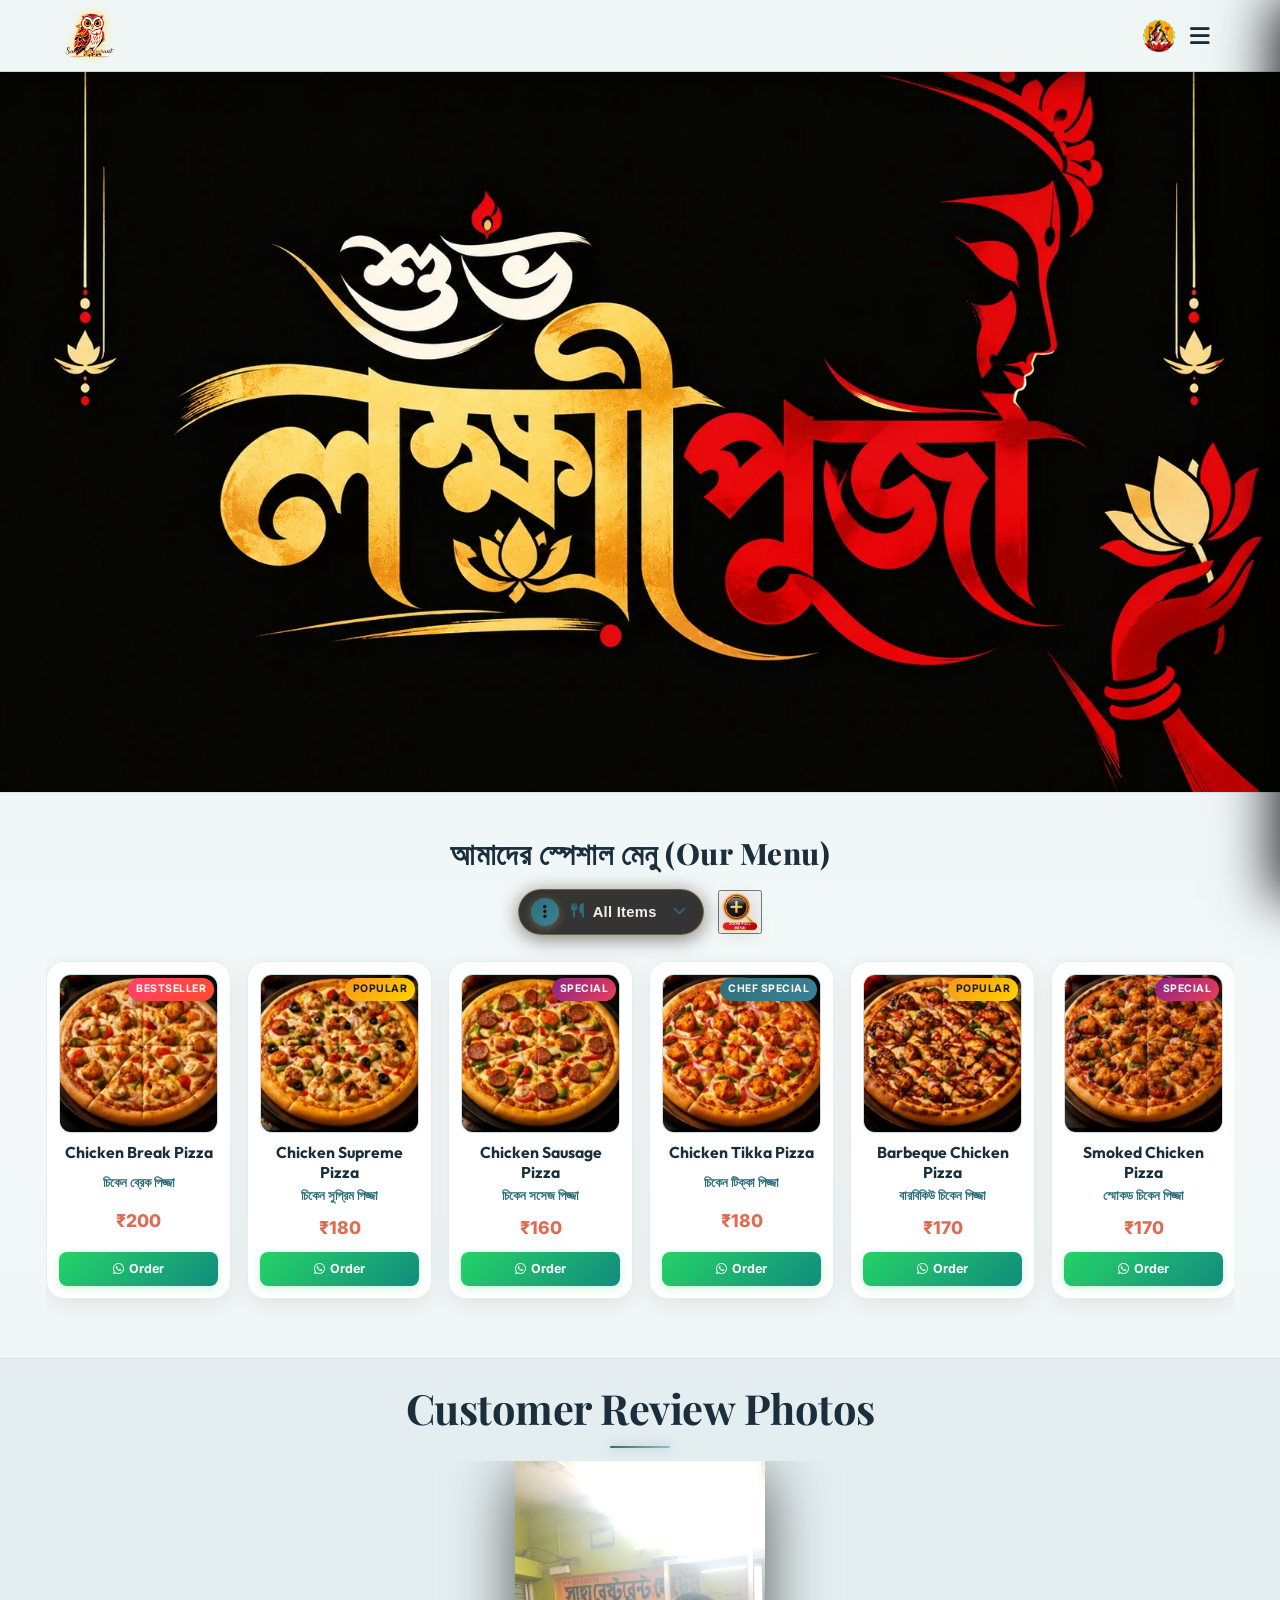
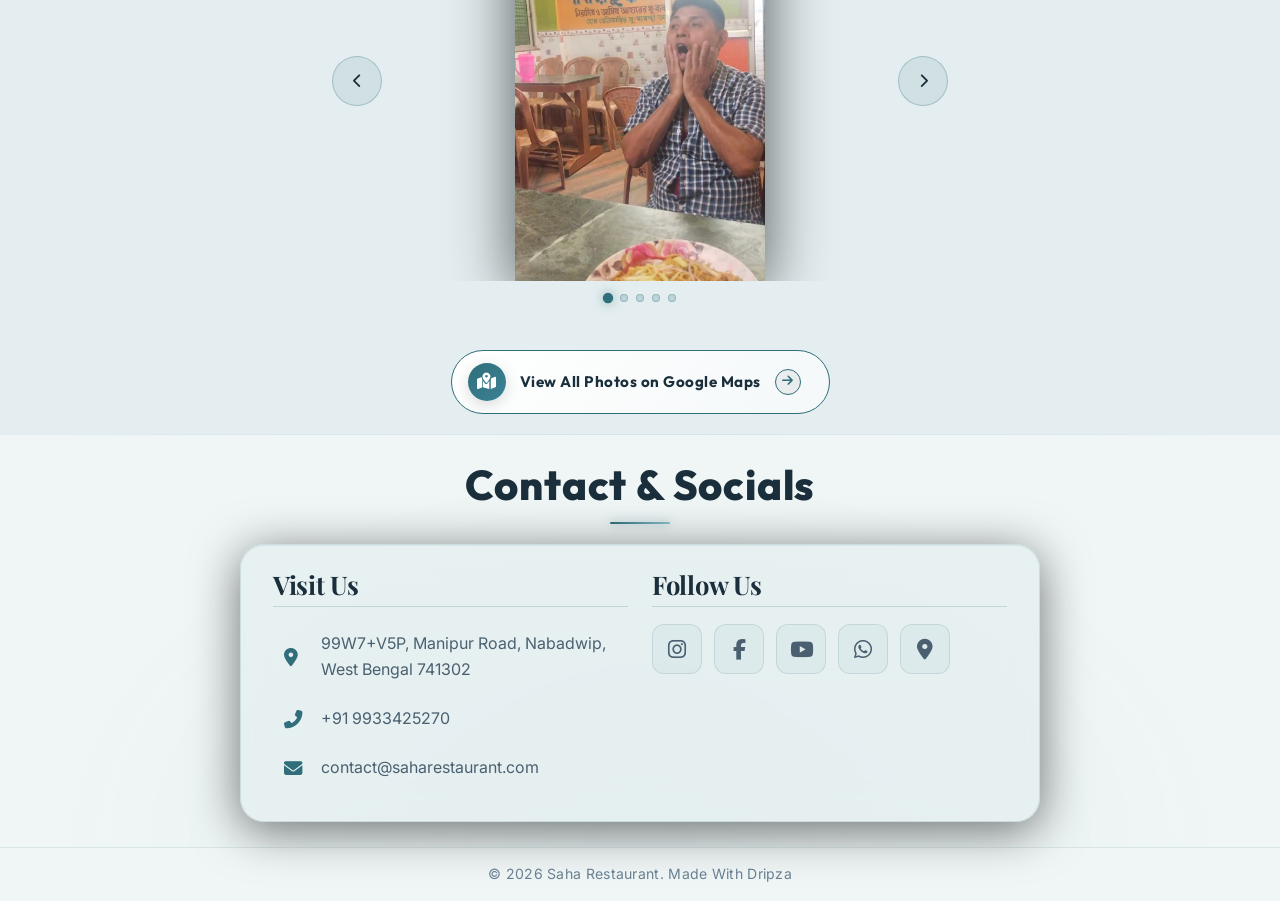
<file: index.html>
﻿<!DOCTYPE html>
<html lang="bn">
<head>
    <meta charset="UTF-8">
    <meta name="viewport" content="width=device-width, initial-scale=1.0">
    <title>Saha Restaurant</title>
    <link rel="icon" type="image/png" href="assets/saha_restaurant_logo.webp">
    <link href="https://fonts.googleapis.com/css2?family=Playfair+Display:wght@400;600;700;800&family=Outfit:wght@300;400;600;800&family=Inter:wght@300;400;500;600&display=swap" rel="stylesheet">
    <link rel="stylesheet" href="https://cdnjs.cloudflare.com/ajax/libs/font-awesome/6.4.0/css/all.min.css">
    <link rel="stylesheet" href="styles.css?v=1.3">
</head>
<body class="no-scroll">
    <!-- Preloader Screen -->
    <div id="preloader">
        <div class="preloader-content">
            <h1 class="preloader-title">Welcome to <br><span class="highlight">Saha Restaurant</span></h1>
            <div class="preloader-loader">
                <div class="loader-bar"></div>
            </div>
        </div>
    </div>
    <!-- Navbar -->
    <nav class="navbar">
        <div class="logo-container">
            <img src="assets/saha_restaurant_logo.webp" alt="Saha Restaurant Logo" class="logo-brand-img">
            <div class="logo-text-wrapper">
                <span class="animated-football-header" title="Mahalaya Special">
                    <img src="assets/lakshmi_puja_web_run_icon.webp" alt="Mahalaya Run Icon" style="object-fit: contain; filter: drop-shadow(0 0 5px rgba(255, 215, 0, 0.6));">
                </span>
                <span class="logo-text">Saha Restaurant</span>
            </div>
        </div>
        <span class="rath-yatra-header-text">শুভ লক্ষ্মীপূজা</span>
        <ul class="nav-links">
            <li><a href="#home">Home</a></li>
            <li><a href="#menu">Menu</a></li>
            <li><a href="#reviews">Reviews</a></li>
            <li><a href="#contact">Contact</a></li>
        </ul>
        <div class="navbar-actions">
            <!-- Rakhi Purnima Button for Poster -->
            <button class="fifa-btn" id="open-promo-modal-direct-btn" title="Show Mahalaya Special Poster">
                <div class="fifa-container">
                    <div class="fifa-magic-ring"></div>
                    <img src="assets/lakshmi_puja_web_icon.webp" alt="Mahalaya Special" class="fifa-svg" style="object-fit: contain;">
                </div>
            </button>
            
            <div class="hamburger">
                <i class="fas fa-bars"></i>
            </div>
        </div>
    </nav>

    <!-- Hero Section -->
    <section id="home" class="hero">
        <div class="hero-bg banner-box">
            <img src="assets/lakshmi_puja_greeting_banner.webp" alt="Durga Puja Festival Banner" class="active">
            <img src="assets/hero_banner_2.webp" alt="Saha Restaurant Banner 2">
            <div class="overlay"></div>
        </div>
        <!-- Click/Hover Zones for Banner Control -->
        <div class="hero-nav-zone left-zone" title="Previous Image"></div>
        <div class="hero-nav-zone right-zone" title="Next Image"></div>
    </section>

                <!-- Digital Restaurant Menu Section -->
    <section id="menu" class="main-menu-section">
        <div class="menu-header-wrapper">
            <div class="menu-eyebrow-container">
                <span class="menu-eyebrow">আমাদের স্পেশাল মেনু (Our Menu)</span>
            </div>
        </div>

        <!-- Menu Category Filter Tabs -->
                <!-- Menu Category Filter Dropdown (Three-Dot Filter Menu) -->
        <!-- Menu Filter and Zoom Controls Row -->
        <div class="menu-filter-controls-row">
            <div class="menu-filter-dropdown-wrapper" id="main-menu-filter-dropdown-wrapper">
            <button type="button" class="menu-filter-dots-btn" id="main-menu-filter-dots-btn" aria-expanded="false" aria-haspopup="true" title="Filter Menu">
                <span class="three-dots-icon-box">
                    <i class="fas fa-ellipsis-v"></i>
                </span>
                <span class="current-filter-label" id="main-current-filter-label">
                    <i class="fas fa-utensils"></i>
                    <span>All Items</span>
                </span>
                <i class="fas fa-chevron-down filter-dropdown-arrow"></i>
            </button>

            <!-- Dropdown List of Category Filter Options -->
            <div class="menu-filter-dropdown-menu" id="main-menu-filter-dropdown-menu">
                <div class="menu-filter-dropdown-header">
                    <span><i class="fas fa-filter"></i> Filter Category</span>
                </div>
                <div class="menu-filter-dropdown-list">
                    <button type="button" class="menu-tab-btn active" data-category="all">
                        <span class="tab-btn-content">
                            <i class="fas fa-utensils tab-icon"></i>
                            <span class="tab-title">All Items</span>
                        </span>
                        <i class="fas fa-check active-indicator-icon"></i>
                    </button>
                    <button type="button" class="menu-tab-btn" data-category="pizza">
                        <span class="tab-btn-content">
                            <i class="fas fa-pizza-slice tab-icon"></i>
                            <span class="tab-title">Pizza</span>
                        </span>
                        <i class="fas fa-check active-indicator-icon"></i>
                    </button>
                    <button type="button" class="menu-tab-btn" data-category="thali">
                        <span class="tab-btn-content">
                            <i class="fas fa-bowl-rice tab-icon"></i>
                            <span class="tab-title">Thali</span>
                        </span>
                        <i class="fas fa-check active-indicator-icon"></i>
                    </button>
                    <button type="button" class="menu-tab-btn" data-category="dosa">
                        <span class="tab-btn-content">
                            <i class="fas fa-stroopwafel tab-icon"></i>
                            <span class="tab-title">Dosa</span>
                        </span>
                        <i class="fas fa-check active-indicator-icon"></i>
                    </button>
                    <button type="button" class="menu-tab-btn" data-category="rice_biriyani">
                        <span class="tab-btn-content">
                            <i class="fas fa-drumstick-bite tab-icon"></i>
                            <span class="tab-title">Biriyani & Rice</span>
                        </span>
                        <i class="fas fa-check active-indicator-icon"></i>
                    </button>
                    <button type="button" class="menu-tab-btn" data-category="burger_sandwich">
                        <span class="tab-btn-content">
                            <i class="fas fa-burger tab-icon"></i>
                            <span class="tab-title">Burger & Sandwich</span>
                        </span>
                        <i class="fas fa-check active-indicator-icon"></i>
                    </button>
                    <button type="button" class="menu-tab-btn" data-category="snacks">
                        <span class="tab-btn-content">
                            <i class="fas fa-fish tab-icon"></i>
                            <span class="tab-title">Starters & Snacks</span>
                        </span>
                        <i class="fas fa-check active-indicator-icon"></i>
                    </button>
                    <button type="button" class="menu-tab-btn" data-category="roti_curry">
                        <span class="tab-btn-content">
                            <i class="fas fa-plate-wheat tab-icon"></i>
                            <span class="tab-title">Roti & Curries</span>
                        </span>
                        <i class="fas fa-check active-indicator-icon"></i>
                    </button>
                    <button type="button" class="menu-tab-btn" data-category="beverages">
                        <span class="tab-btn-content">
                            <i class="fas fa-mug-hot tab-icon"></i>
                            <span class="tab-title">Coffee, Lassi & Drinks</span>
                        </span>
                        <i class="fas fa-check active-indicator-icon"></i>
                    </button>
                </div>
            </div>
        </div>

            <!-- Zoom Full Menu Button on Right Side of Filter -->
            <button type="button" class="menu-zoom-img-btn" id="open-full-menu-modal-btn" title="Open Complete Menu Card (সম্পূর্ণ মেনু)">
                    <img src="assets/zoom_full_menu_icon.webp" alt="Zoom Full Menu" class="zoom-full-menu-img">
                </button>
        </div>
        

        <!-- Menu Cards Horizontal Side-Scroll Wrapper -->
        <div class="main-menu-scroll-wrapper">
            <div class="main-menu-scroll-track" id="main-restaurant-menu-scroll">
<!-- 1. Chicken Break Pizza -->
            <div class="food-menu-card" data-category="pizza" data-keywords="chicken break pizza non veg cheese pizza">
                <div class="food-card-badge bestseller">Bestseller</div>
                <div class="food-card-img-box">
                    <img src="assets/item_chicken_break_pizza.webp" alt="Chicken Break Pizza" loading="lazy">
                </div>
                <div class="food-card-body">
                    <h3 class="food-title">Chicken Break Pizza</h3>
                    <span class="bengali-title">চিকেন ব্রেক পিজ্জা</span>
                    <span class="food-price">₹200</span>
                    <a href="https://wa.me/919933425270?text=Hi%20Saha%20Restaurant,%20I%20want%20to%20order%20Chicken%20Break%20Pizza%20(%E2%82%B9200)" target="_blank" class="food-order-btn">
                        <i class="fab fa-whatsapp"></i> Order
                    </a>
                </div>
            </div>
            <!-- 2. Chicken Supreme Pizza -->
            <div class="food-menu-card" data-category="pizza" data-keywords="chicken supreme pizza non veg cheese">
                <div class="food-card-badge popular">Popular</div>
                <div class="food-card-img-box">
                    <img src="assets/item_chicken_supreme_pizza.webp" alt="Chicken Supreme Pizza" loading="lazy">
                </div>
                <div class="food-card-body">
                    <h3 class="food-title">Chicken Supreme Pizza</h3>
                    <span class="bengali-title">চিকেন সুপ্রিম পিজ্জা</span>
                    <span class="food-price">₹180</span>
                    <a href="https://wa.me/919933425270?text=Hi%20Saha%20Restaurant,%20I%20want%20to%20order%20Chicken%20Supreme%20Pizza%20(%E2%82%B9180)" target="_blank" class="food-order-btn">
                        <i class="fab fa-whatsapp"></i> Order
                    </a>
                </div>
            </div>
            <!-- 3. Chicken Sausage Pizza -->
            <div class="food-menu-card" data-category="pizza" data-keywords="chicken sausage pizza non veg">
                <div class="food-card-badge special">Special</div>
                <div class="food-card-img-box">
                    <img src="assets/item_chicken_sausage_pizza.webp" alt="Chicken Sausage Pizza" loading="lazy">
                </div>
                <div class="food-card-body">
                    <h3 class="food-title">Chicken Sausage Pizza</h3>
                    <span class="bengali-title">চিকেন সসেজ পিজ্জা</span>
                    <span class="food-price">₹160</span>
                    <a href="https://wa.me/919933425270?text=Hi%20Saha%20Restaurant,%20I%20want%20to%20order%20Chicken%20Sausage%20Pizza%20(%E2%82%B9160)" target="_blank" class="food-order-btn">
                        <i class="fab fa-whatsapp"></i> Order
                    </a>
                </div>
            </div>
            <!-- 4. Chicken Tikka Pizza -->
            <div class="food-menu-card" data-category="pizza" data-keywords="chicken tikka pizza spicy non veg">
                <div class="food-card-badge chef">Chef Special</div>
                <div class="food-card-img-box">
                    <img src="assets/item_chicken_tikka_pizza.webp" alt="Chicken Tikka Pizza" loading="lazy">
                </div>
                <div class="food-card-body">
                    <h3 class="food-title">Chicken Tikka Pizza</h3>
                    <span class="bengali-title">চিকেন টিক্কা পিজ্জা</span>
                    <span class="food-price">₹180</span>
                    <a href="https://wa.me/919933425270?text=Hi%20Saha%20Restaurant,%20I%20want%20to%20order%20Chicken%20Tikka%20Pizza%20(%E2%82%B9180)" target="_blank" class="food-order-btn">
                        <i class="fab fa-whatsapp"></i> Order
                    </a>
                </div>
            </div>
            <!-- 5. Barbeque Chicken Pizza -->
            <div class="food-menu-card" data-category="pizza" data-keywords="bbq barbeque chicken pizza">
                <div class="food-card-badge popular">Popular</div>
                <div class="food-card-img-box">
                    <img src="assets/item_barbeque_chicken_pizza.webp" alt="Barbeque Chicken Pizza" loading="lazy">
                </div>
                <div class="food-card-body">
                    <h3 class="food-title">Barbeque Chicken Pizza</h3>
                    <span class="bengali-title">বারবিকিউ চিকেন পিজ্জা</span>
                    <span class="food-price">₹170</span>
                    <a href="https://wa.me/919933425270?text=Hi%20Saha%20Restaurant,%20I%20want%20to%20order%20Barbeque%20Chicken%20Pizza%20(%E2%82%B9170)" target="_blank" class="food-order-btn">
                        <i class="fab fa-whatsapp"></i> Order
                    </a>
                </div>
            </div>
            <!-- 6. Smoked Chicken Pizza -->
            <div class="food-menu-card" data-category="pizza" data-keywords="smoked chicken pizza">
                <div class="food-card-badge special">Special</div>
                <div class="food-card-img-box">
                    <img src="assets/item_smoked_chicken_pizza.webp" alt="Smoked Chicken Pizza" loading="lazy">
                </div>
                <div class="food-card-body">
                    <h3 class="food-title">Smoked Chicken Pizza</h3>
                    <span class="bengali-title">স্মোকড চিকেন পিজ্জা</span>
                    <span class="food-price">₹170</span>
                    <a href="https://wa.me/919933425270?text=Hi%20Saha%20Restaurant,%20I%20want%20to%20order%20Smoked%20Chicken%20Pizza%20(%E2%82%B9170)" target="_blank" class="food-order-btn">
                        <i class="fab fa-whatsapp"></i> Order
                    </a>
                </div>
            </div>
            <!-- 7. Hot Peri Peri Chicken Pizza -->
            <div class="food-menu-card" data-category="pizza" data-keywords="hot peri peri chicken pizza spicy">
                <div class="food-card-badge special">Spicy</div>
                <div class="food-card-img-box">
                    <img src="assets/item_peri_peri_chicken_pizza.webp" alt="Hot Peri Peri Chicken Pizza" loading="lazy">
                </div>
                <div class="food-card-body">
                    <h3 class="food-title">Hot Peri Peri Chicken Pizza</h3>
                    <span class="bengali-title">হট পেরি পেরি চিকেন পিজ্জা</span>
                    <span class="food-price">₹180</span>
                    <a href="https://wa.me/919933425270?text=Hi%20Saha%20Restaurant,%20I%20want%20to%20order%20Hot%20Peri%20Peri%20Chicken%20Pizza%20(%E2%82%B9180)" target="_blank" class="food-order-btn">
                        <i class="fab fa-whatsapp"></i> Order
                    </a>
                </div>
            </div>
            <!-- 8. Classic Margarita Pizza -->
            <div class="food-menu-card" data-category="pizza" data-keywords="classic margarita pizza cheese tomato veg">
                <div class="food-card-badge pure-veg">Pure Veg</div>
                <div class="food-card-img-box">
                    <img src="assets/item_classic_margarita_pizza.webp" alt="Classic Margarita Pizza" loading="lazy">
                </div>
                <div class="food-card-body">
                    <h3 class="food-title">Classic Margarita Pizza</h3>
                    <span class="bengali-title">ক্লাসিক মার্গারিটা পিজ্জা</span>
                    <span class="food-price">₹150</span>
                    <a href="https://wa.me/919933425270?text=Hi%20Saha%20Restaurant,%20I%20want%20to%20order%20Classic%20Margarita%20Pizza%20(%E2%82%B9150)" target="_blank" class="food-order-btn">
                        <i class="fab fa-whatsapp"></i> Order
                    </a>
                </div>
            </div>
            <!-- 9. Double Cheese Margarita Pizza -->
            <div class="food-menu-card" data-category="pizza" data-keywords="double cheese classic margarita pizza veg">
                <div class="food-card-badge pure-veg">Pure Veg</div>
                <div class="food-card-img-box">
                    <img src="assets/item_double_cheese_margarita.webp" alt="Double Cheese Margarita Pizza" loading="lazy">
                </div>
                <div class="food-card-body">
                    <h3 class="food-title">Double Cheese Margarita Pizza</h3>
                    <span class="bengali-title">ডাবল চিজ মার্গারিটা পিজ্জা</span>
                    <span class="food-price">₹170</span>
                    <a href="https://wa.me/919933425270?text=Hi%20Saha%20Restaurant,%20I%20want%20to%20order%20Double%20Cheese%20Margarita%20Pizza%20(%E2%82%B9170)" target="_blank" class="food-order-btn">
                        <i class="fab fa-whatsapp"></i> Order
                    </a>
                </div>
            </div>
            <!-- 10. Paneer Tikka Pizza -->
            <div class="food-menu-card" data-category="pizza" data-keywords="paneer tikka pizza cottage cheese veg">
                <div class="food-card-badge pure-veg">Pure Veg</div>
                <div class="food-card-img-box">
                    <img src="assets/item_paneer_tikka_pizza.webp" alt="Paneer Tikka Pizza" loading="lazy">
                </div>
                <div class="food-card-body">
                    <h3 class="food-title">Paneer Tikka Pizza</h3>
                    <span class="bengali-title">পনির টিক্কা পিজ্জা</span>
                    <span class="food-price">₹180</span>
                    <a href="https://wa.me/919933425270?text=Hi%20Saha%20Restaurant,%20I%20want%20to%20order%20Paneer%20Tikka%20Pizza%20(%E2%82%B9180)" target="_blank" class="food-order-btn">
                        <i class="fab fa-whatsapp"></i> Order
                    </a>
                </div>
            </div>
            <!-- 11. Fairy Paneer Pizza -->
            <div class="food-menu-card" data-category="pizza" data-keywords="fairy paneer pizza veg special">
                <div class="food-card-badge pure-veg">Pure Veg</div>
                <div class="food-card-img-box">
                    <img src="assets/item_fairy_paneer_pizza.webp" alt="Fairy Paneer Pizza" loading="lazy">
                </div>
                <div class="food-card-body">
                    <h3 class="food-title">Fairy Paneer Pizza</h3>
                    <span class="bengali-title">ফেয়ারি পনির পিজ্জা</span>
                    <span class="food-price">₹190</span>
                    <a href="https://wa.me/919933425270?text=Hi%20Saha%20Restaurant,%20I%20want%20to%20order%20Fairy%20Paneer%20Pizza%20(%E2%82%B9190)" target="_blank" class="food-order-btn">
                        <i class="fab fa-whatsapp"></i> Order
                    </a>
                </div>
            </div>
            <!-- 12. Mushroom Pizza -->
            <div class="food-menu-card" data-category="pizza" data-keywords="mushroom pizza mashroom veg">
                <div class="food-card-badge pure-veg">Pure Veg</div>
                <div class="food-card-img-box">
                    <img src="assets/item_mushroom_pizza.webp" alt="Mushroom Pizza" loading="lazy">
                </div>
                <div class="food-card-body">
                    <h3 class="food-title">Mushroom Pizza</h3>
                    <span class="bengali-title">মাশরুম পিজ্জা</span>
                    <span class="food-price">₹160</span>
                    <a href="https://wa.me/919933425270?text=Hi%20Saha%20Restaurant,%20I%20want%20to%20order%20Mushroom%20Pizza%20(%E2%82%B9160)" target="_blank" class="food-order-btn">
                        <i class="fab fa-whatsapp"></i> Order
                    </a>
                </div>
            </div>
            <!-- 13. Nature's Own Pizza -->
            <div class="food-menu-card" data-category="pizza" data-keywords="naturs own pizza fresh vegetables veg">
                <div class="food-card-badge pure-veg">Pure Veg</div>
                <div class="food-card-img-box">
                    <img src="assets/item_natures_own_pizza.webp" alt="Nature's Own Pizza" loading="lazy">
                </div>
                <div class="food-card-body">
                    <h3 class="food-title">Nature's Own Pizza</h3>
                    <span class="bengali-title">নেচারস ওন পিজ্জা</span>
                    <span class="food-price">₹160</span>
                    <a href="https://wa.me/919933425270?text=Hi%20Saha%20Restaurant,%20I%20want%20to%20order%20Nature's%20Own%20Pizza%20(%E2%82%B9160)" target="_blank" class="food-order-btn">
                        <i class="fab fa-whatsapp"></i> Order
                    </a>
                </div>
            </div>
            <!-- 14. Veggie Deluxe Pizza -->
            <div class="food-menu-card" data-category="pizza" data-keywords="veggie deluxe pizza capsicum onion corn veg">
                <div class="food-card-badge pure-veg">Pure Veg</div>
                <div class="food-card-img-box">
                    <img src="assets/item_veggie_deluxe_pizza.webp" alt="Veggie Deluxe Pizza" loading="lazy">
                </div>
                <div class="food-card-body">
                    <h3 class="food-title">Veggie Deluxe Pizza</h3>
                    <span class="bengali-title">ভেজি ডিলাক্স পিজ্জা</span>
                    <span class="food-price">₹170</span>
                    <a href="https://wa.me/919933425270?text=Hi%20Saha%20Restaurant,%20I%20want%20to%20order%20Veggie%20Deluxe%20Pizza%20(%E2%82%B9170)" target="_blank" class="food-order-btn">
                        <i class="fab fa-whatsapp"></i> Order
                    </a>
                </div>
            </div>
            <!-- 15. Chicken Thali -->
            <div class="food-menu-card" data-category="thali" data-keywords="chicken thali murgi murgir mangsho rice dal sabji thali">
                <div class="food-card-badge bestseller">Bestseller</div>
                <div class="food-card-img-box">
                    <img src="assets/item_chicken_thali.webp" alt="Chicken Thali" loading="lazy">
                </div>
                <div class="food-card-body">
                    <h3 class="food-title">Chicken Thali</h3>
                    <span class="bengali-title">চিকেন থালি</span>
                    <span class="food-price">₹100</span>
                    <a href="https://wa.me/919933425270?text=Hi%20Saha%20Restaurant,%20I%20want%20to%20order%20Chicken%20Thali%20(%E2%82%B9100)" target="_blank" class="food-order-btn">
                        <i class="fab fa-whatsapp"></i> Order
                    </a>
                </div>
            </div>
            <!-- 16. Mutton Thali -->
            <div class="food-menu-card" data-category="thali" data-keywords="mutton thali khasi mangsho rice dal thali">
                <div class="food-card-badge special">Special</div>
                <div class="food-card-img-box">
                    <img src="assets/item_mutton_thali.webp" alt="Mutton Thali" loading="lazy">
                </div>
                <div class="food-card-body">
                    <h3 class="food-title">Mutton Thali</h3>
                    <span class="bengali-title">মটন থালি</span>
                    <span class="food-price">₹160</span>
                    <a href="https://wa.me/919933425270?text=Hi%20Saha%20Restaurant,%20I%20want%20to%20order%20Mutton%20Thali%20(%E2%82%B9160)" target="_blank" class="food-order-btn">
                        <i class="fab fa-whatsapp"></i> Order
                    </a>
                </div>
            </div>
            <!-- 17. Fish Thali (Rui) -->
            <div class="food-menu-card" data-category="thali" data-keywords="fish thali rui macher thali mach jhol rice dal">
                <div class="food-card-badge popular">Popular</div>
                <div class="food-card-img-box">
                    <img src="assets/item_fish_thali_rui.webp" alt="Fish Thali (Rui)" loading="lazy">
                </div>
                <div class="food-card-body">
                    <h3 class="food-title">Fish Thali (Rui)</h3>
                    <span class="bengali-title">রুই মাছের থালি</span>
                    <span class="food-price">₹90</span>
                    <a href="https://wa.me/919933425270?text=Hi%20Saha%20Restaurant,%20I%20want%20to%20order%20Fish%20Thali%20(Rui)%20(%E2%82%B990)" target="_blank" class="food-order-btn">
                        <i class="fab fa-whatsapp"></i> Order
                    </a>
                </div>
            </div>
            <!-- 18. Fish Thali (Katla) -->
            <div class="food-menu-card" data-category="thali" data-keywords="fish thali katla macher thali bhat dal">
                <div class="food-card-badge special">Special</div>
                <div class="food-card-img-box">
                    <img src="assets/item_fish_thali_katla.webp" alt="Fish Thali (Katla)" loading="lazy">
                </div>
                <div class="food-card-body">
                    <h3 class="food-title">Fish Thali (Katla)</h3>
                    <span class="bengali-title">কাতলা মাছের থালি</span>
                    <span class="food-price">₹120</span>
                    <a href="https://wa.me/919933425270?text=Hi%20Saha%20Restaurant,%20I%20want%20to%20order%20Fish%20Thali%20(Katla)%20(%E2%82%B9120)" target="_blank" class="food-order-btn">
                        <i class="fab fa-whatsapp"></i> Order
                    </a>
                </div>
            </div>
            <!-- 19. Egg Thali -->
            <div class="food-menu-card" data-category="thali" data-keywords="egg thali dimer thali dim kosha rice dal">
                <div class="food-card-badge popular">Popular</div>
                <div class="food-card-img-box">
                    <img src="assets/item_egg_thali.webp" alt="Egg Thali" loading="lazy">
                </div>
                <div class="food-card-body">
                    <h3 class="food-title">Egg Thali</h3>
                    <span class="bengali-title">ডিম থালি</span>
                    <span class="food-price">₹70</span>
                    <a href="https://wa.me/919933425270?text=Hi%20Saha%20Restaurant,%20I%20want%20to%20order%20Egg%20Thali%20(%E2%82%B970)" target="_blank" class="food-order-btn">
                        <i class="fab fa-whatsapp"></i> Order
                    </a>
                </div>
            </div>
            <!-- 20. Veg Thali -->
            <div class="food-menu-card" data-category="thali" data-keywords="veg thali niramish thali dal sabji rice">
                <div class="food-card-badge pure-veg">Pure Veg</div>
                <div class="food-card-img-box">
                    <img src="assets/item_veg_thali.webp" alt="Veg Thali" loading="lazy">
                </div>
                <div class="food-card-body">
                    <h3 class="food-title">Veg Thali</h3>
                    <span class="bengali-title">ভেজ থালি</span>
                    <span class="food-price">₹60</span>
                    <a href="https://wa.me/919933425270?text=Hi%20Saha%20Restaurant,%20I%20want%20to%20order%20Veg%20Thali%20(%E2%82%B960)" target="_blank" class="food-order-btn">
                        <i class="fab fa-whatsapp"></i> Order
                    </a>
                </div>
            </div>
            <!-- 21. Rui Kari (1 pc) -->
            <div class="food-menu-card" data-category="thali" data-keywords="rui kari 1 pice mach curry">
                <div class="food-card-badge special">Side Dish</div>
                <div class="food-card-img-box">
                    <img src="assets/item_rui_kari.webp" alt="Rui Kari (1 pc)" loading="lazy">
                </div>
                <div class="food-card-body">
                    <h3 class="food-title">Rui Kari (1 pc)</h3>
                    <span class="bengali-title">রুই কারি (১ পিস)</span>
                    <span class="food-price">₹30</span>
                    <a href="https://wa.me/919933425270?text=Hi%20Saha%20Restaurant,%20I%20want%20to%20order%20Rui%20Kari%20(1%20pc)%20(%E2%82%B930)" target="_blank" class="food-order-btn">
                        <i class="fab fa-whatsapp"></i> Order
                    </a>
                </div>
            </div>
            <!-- 22. Katla Kari (1 pc) -->
            <div class="food-menu-card" data-category="thali" data-keywords="katla kari 1 pice mach curry">
                <div class="food-card-badge special">Side Dish</div>
                <div class="food-card-img-box">
                    <img src="assets/item_katla_kari.webp" alt="Katla Kari (1 pc)" loading="lazy">
                </div>
                <div class="food-card-body">
                    <h3 class="food-title">Katla Kari (1 pc)</h3>
                    <span class="bengali-title">কাতলা কারি (১ পিস)</span>
                    <span class="food-price">₹60</span>
                    <a href="https://wa.me/919933425270?text=Hi%20Saha%20Restaurant,%20I%20want%20to%20order%20Katla%20Kari%20(1%20pc)%20(%E2%82%B960)" target="_blank" class="food-order-btn">
                        <i class="fab fa-whatsapp"></i> Order
                    </a>
                </div>
            </div>
            <!-- 23. Egg Kari (2 pcs) -->
            <div class="food-menu-card" data-category="thali" data-keywords="egg kari 2 pice dim curry">
                <div class="food-card-badge popular">Side Dish</div>
                <div class="food-card-img-box">
                    <img src="assets/item_egg_kari.webp" alt="Egg Kari (2 pcs)" loading="lazy">
                </div>
                <div class="food-card-body">
                    <h3 class="food-title">Egg Kari (2 pcs)</h3>
                    <span class="bengali-title">ডিম কারি (২ পিস)</span>
                    <span class="food-price">₹40</span>
                    <a href="https://wa.me/919933425270?text=Hi%20Saha%20Restaurant,%20I%20want%20to%20order%20Egg%20Kari%20(2%20pcs)%20(%E2%82%B940)" target="_blank" class="food-order-btn">
                        <i class="fab fa-whatsapp"></i> Order
                    </a>
                </div>
            </div>
            <!-- 24. Saha Special Dosa -->
            <div class="food-menu-card" data-category="dosa" data-keywords="saha special dosa south indian crispy">
                <div class="food-card-badge chef">Chef Special</div>
                <div class="food-card-img-box">
                    <img src="assets/item_saha_special_dosa.webp" alt="Saha Special Dosa" loading="lazy">
                </div>
                <div class="food-card-body">
                    <h3 class="food-title">Saha Special Dosa</h3>
                    <span class="bengali-title">সাহা স্পেশাল দোসা</span>
                    <span class="food-price">₹150</span>
                    <a href="https://wa.me/919933425270?text=Hi%20Saha%20Restaurant,%20I%20want%20to%20order%20Saha%20Special%20Dosa%20(%E2%82%B9150)" target="_blank" class="food-order-btn">
                        <i class="fab fa-whatsapp"></i> Order
                    </a>
                </div>
            </div>
            <!-- 25. Family Dosa -->
            <div class="food-menu-card" data-category="dosa" data-keywords="family dosa big size south indian">
                <div class="food-card-badge special">Family Size</div>
                <div class="food-card-img-box">
                    <img src="assets/item_family_dosa.webp" alt="Family Dosa" loading="lazy">
                </div>
                <div class="food-card-body">
                    <h3 class="food-title">Family Dosa</h3>
                    <span class="bengali-title">ফ্যামিলি দোসা</span>
                    <span class="food-price">₹150</span>
                    <a href="https://wa.me/919933425270?text=Hi%20Saha%20Restaurant,%20I%20want%20to%20order%20Family%20Dosa%20(%E2%82%B9150)" target="_blank" class="food-order-btn">
                        <i class="fab fa-whatsapp"></i> Order
                    </a>
                </div>
            </div>
            <!-- 26. Masala Dosa -->
            <div class="food-menu-card" data-category="dosa" data-keywords="masala dosa aloo masala sambar chutney">
                <div class="food-card-badge bestseller">Bestseller</div>
                <div class="food-card-img-box">
                    <img src="assets/item_masala_dosa.webp" alt="Masala Dosa" loading="lazy">
                </div>
                <div class="food-card-body">
                    <h3 class="food-title">Masala Dosa</h3>
                    <span class="bengali-title">মশলা দোসা</span>
                    <span class="food-price">₹50</span>
                    <a href="https://wa.me/919933425270?text=Hi%20Saha%20Restaurant,%20I%20want%20to%20order%20Masala%20Dosa%20(%E2%82%B950)" target="_blank" class="food-order-btn">
                        <i class="fab fa-whatsapp"></i> Order
                    </a>
                </div>
            </div>
            <!-- 27. Cheese Dosa -->
            <div class="food-menu-card" data-category="dosa" data-keywords="cheese dosa melting cheese">
                <div class="food-card-badge popular">Popular</div>
                <div class="food-card-img-box">
                    <img src="assets/item_cheese_dosa.webp" alt="Cheese Dosa" loading="lazy">
                </div>
                <div class="food-card-body">
                    <h3 class="food-title">Cheese Dosa</h3>
                    <span class="bengali-title">চিজ দোসা</span>
                    <span class="food-price">₹90</span>
                    <a href="https://wa.me/919933425270?text=Hi%20Saha%20Restaurant,%20I%20want%20to%20order%20Cheese%20Dosa%20(%E2%82%B990)" target="_blank" class="food-order-btn">
                        <i class="fab fa-whatsapp"></i> Order
                    </a>
                </div>
            </div>
            <!-- 28. Butter Dosa -->
            <div class="food-menu-card" data-category="dosa" data-keywords="butter dosa amul butter">
                <div class="food-card-badge special">Special</div>
                <div class="food-card-img-box">
                    <img src="assets/item_butter_dosa.webp" alt="Butter Dosa" loading="lazy">
                </div>
                <div class="food-card-body">
                    <h3 class="food-title">Butter Dosa</h3>
                    <span class="bengali-title">বাটার দোসা</span>
                    <span class="food-price">₹80</span>
                    <a href="https://wa.me/919933425270?text=Hi%20Saha%20Restaurant,%20I%20want%20to%20order%20Butter%20Dosa%20(%E2%82%B980)" target="_blank" class="food-order-btn">
                        <i class="fab fa-whatsapp"></i> Order
                    </a>
                </div>
            </div>
            <!-- 29. Onion Dosa -->
            <div class="food-menu-card" data-category="dosa" data-keywords="onion dosa pyaz dosa">
                <div class="food-card-badge popular">Popular</div>
                <div class="food-card-img-box">
                    <img src="assets/item_onion_dosa.webp" alt="Onion Dosa" loading="lazy">
                </div>
                <div class="food-card-body">
                    <h3 class="food-title">Onion Dosa</h3>
                    <span class="bengali-title">অনিয়ন দোসা</span>
                    <span class="food-price">₹80</span>
                    <a href="https://wa.me/919933425270?text=Hi%20Saha%20Restaurant,%20I%20want%20to%20order%20Onion%20Dosa%20(%E2%82%B980)" target="_blank" class="food-order-btn">
                        <i class="fab fa-whatsapp"></i> Order
                    </a>
                </div>
            </div>
            <!-- 30. Set Dosa -->
            <div class="food-menu-card" data-category="dosa" data-keywords="set dosa soft spongy">
                <div class="food-card-badge special">Special</div>
                <div class="food-card-img-box">
                    <img src="assets/item_set_dosa.webp" alt="Set Dosa" loading="lazy">
                </div>
                <div class="food-card-body">
                    <h3 class="food-title">Set Dosa</h3>
                    <span class="bengali-title">সেট দোসা</span>
                    <span class="food-price">₹100</span>
                    <a href="https://wa.me/919933425270?text=Hi%20Saha%20Restaurant,%20I%20want%20to%20order%20Set%20Dosa%20(%E2%82%B9100)" target="_blank" class="food-order-btn">
                        <i class="fab fa-whatsapp"></i> Order
                    </a>
                </div>
            </div>
            <!-- 31. Chinese Dosa -->
            <div class="food-menu-card" data-category="dosa" data-keywords="chinese dosa noodles schezwan">
                <div class="food-card-badge special">Special</div>
                <div class="food-card-img-box">
                    <img src="assets/item_chinese_dosa.webp" alt="Chinese Dosa" loading="lazy">
                </div>
                <div class="food-card-body">
                    <h3 class="food-title">Chinese Dosa</h3>
                    <span class="bengali-title">চাইনিজ দোসা</span>
                    <span class="food-price">₹80</span>
                    <a href="https://wa.me/919933425270?text=Hi%20Saha%20Restaurant,%20I%20want%20to%20order%20Chinese%20Dosa%20(%E2%82%B980)" target="_blank" class="food-order-btn">
                        <i class="fab fa-whatsapp"></i> Order
                    </a>
                </div>
            </div>
            <!-- 32. Egg Dosa -->
            <div class="food-menu-card" data-category="dosa" data-keywords="egg dosa non veg dosa">
                <div class="food-card-badge popular">Popular</div>
                <div class="food-card-img-box">
                    <img src="assets/item_egg_dosa.webp" alt="Egg Dosa" loading="lazy">
                </div>
                <div class="food-card-body">
                    <h3 class="food-title">Egg Dosa</h3>
                    <span class="bengali-title">এগ দোসা</span>
                    <span class="food-price">₹70</span>
                    <a href="https://wa.me/919933425270?text=Hi%20Saha%20Restaurant,%20I%20want%20to%20order%20Egg%20Dosa%20(%E2%82%B970)" target="_blank" class="food-order-btn">
                        <i class="fab fa-whatsapp"></i> Order
                    </a>
                </div>
            </div>
            <!-- 33. Plain Dosa -->
            <div class="food-menu-card" data-category="dosa" data-keywords="plain dosa crispy sambar chutney">
                <div class="food-card-badge pure-veg">Pure Veg</div>
                <div class="food-card-img-box">
                    <img src="assets/item_plain_dosa.webp" alt="Plain Dosa" loading="lazy">
                </div>
                <div class="food-card-body">
                    <h3 class="food-title">Plain Dosa</h3>
                    <span class="bengali-title">প্লেন দোসা</span>
                    <span class="food-price">₹40</span>
                    <a href="https://wa.me/919933425270?text=Hi%20Saha%20Restaurant,%20I%20want%20to%20order%20Plain%20Dosa%20(%E2%82%B940)" target="_blank" class="food-order-btn">
                        <i class="fab fa-whatsapp"></i> Order
                    </a>
                </div>
            </div>
            <!-- 34. Chicken Biriyani -->
            <div class="food-menu-card" data-category="rice_biriyani" data-keywords="chicken biriyani biryani chicken leg egg aloo">
                <div class="food-card-badge bestseller">Bestseller</div>
                <div class="food-card-img-box">
                    <img src="assets/item_chicken_biriyani.webp" alt="Chicken Biriyani" loading="lazy">
                </div>
                <div class="food-card-body">
                    <h3 class="food-title">Chicken Biriyani</h3>
                    <span class="bengali-title">চিকেন বিরিয়ানি</span>
                    <span class="food-price">₹135</span>
                    <a href="https://wa.me/919933425270?text=Hi%20Saha%20Restaurant,%20I%20want%20to%20order%20Chicken%20Biriyani%20(%E2%82%B9135)" target="_blank" class="food-order-btn">
                        <i class="fab fa-whatsapp"></i> Order
                    </a>
                </div>
            </div>
            <!-- 35. Mutton Biriyani -->
            <div class="food-menu-card" data-category="rice_biriyani" data-keywords="mutton biriyani biryani mutton khasi egg aloo">
                <div class="food-card-badge special">Special</div>
                <div class="food-card-img-box">
                    <img src="assets/item_mutton_biriyani.webp" alt="Mutton Biriyani" loading="lazy">
                </div>
                <div class="food-card-body">
                    <h3 class="food-title">Mutton Biriyani</h3>
                    <span class="bengali-title">মটন বিরিয়ানি</span>
                    <span class="food-price">₹170</span>
                    <a href="https://wa.me/919933425270?text=Hi%20Saha%20Restaurant,%20I%20want%20to%20order%20Mutton%20Biriyani%20(%E2%82%B9170)" target="_blank" class="food-order-btn">
                        <i class="fab fa-whatsapp"></i> Order
                    </a>
                </div>
            </div>
            <!-- 36. Potato Biriyani -->
            <div class="food-menu-card" data-category="rice_biriyani" data-keywords="poteto potato aloo biriyani veg">
                <div class="food-card-badge pure-veg">Veg Favorite</div>
                <div class="food-card-img-box">
                    <img src="assets/item_potato_biriyani.webp" alt="Potato Biriyani" loading="lazy">
                </div>
                <div class="food-card-body">
                    <h3 class="food-title">Potato Biriyani</h3>
                    <span class="bengali-title">আলু বিরিয়ানি</span>
                    <span class="food-price">₹90</span>
                    <a href="https://wa.me/919933425270?text=Hi%20Saha%20Restaurant,%20I%20want%20to%20order%20Potato%20Biriyani%20(%E2%82%B990)" target="_blank" class="food-order-btn">
                        <i class="fab fa-whatsapp"></i> Order
                    </a>
                </div>
            </div>
            <!-- 37. Badshahi Pulao -->
            <div class="food-menu-card" data-category="rice_biriyani" data-keywords="badshahi pulao sweet rich dry fruits">
                <div class="food-card-badge chef">Royal Dish</div>
                <div class="food-card-img-box">
                    <img src="assets/item_badshahi_pulao.webp" alt="Badshahi Pulao" loading="lazy">
                </div>
                <div class="food-card-body">
                    <h3 class="food-title">Badshahi Pulao</h3>
                    <span class="bengali-title">বাদশাহী পোলাও</span>
                    <span class="food-price">₹150</span>
                    <a href="https://wa.me/919933425270?text=Hi%20Saha%20Restaurant,%20I%20want%20to%20order%20Badshahi%20Pulao%20(%E2%82%B9150)" target="_blank" class="food-order-btn">
                        <i class="fab fa-whatsapp"></i> Order
                    </a>
                </div>
            </div>
            <!-- 38. Chicken Fried Rice -->
            <div class="food-menu-card" data-category="rice_biriyani" data-keywords="chicken fried rice chinese rice">
                <div class="food-card-badge popular">Popular</div>
                <div class="food-card-img-box">
                    <img src="assets/item_chicken_fried_rice.webp" alt="Chicken Fried Rice" loading="lazy">
                </div>
                <div class="food-card-body">
                    <h3 class="food-title">Chicken Fried Rice</h3>
                    <span class="bengali-title">চিকেন ফ্রাইড রাইস</span>
                    <span class="food-price">₹120</span>
                    <a href="https://wa.me/919933425270?text=Hi%20Saha%20Restaurant,%20I%20want%20to%20order%20Chicken%20Fried%20Rice%20(%E2%82%B9120)" target="_blank" class="food-order-btn">
                        <i class="fab fa-whatsapp"></i> Order
                    </a>
                </div>
            </div>
            <!-- 39. Mutton Fried Rice -->
            <div class="food-menu-card" data-category="rice_biriyani" data-keywords="mutton friend fried rice non veg">
                <div class="food-card-badge special">Special</div>
                <div class="food-card-img-box">
                    <img src="assets/item_mutton_fried_rice.webp" alt="Mutton Fried Rice" loading="lazy">
                </div>
                <div class="food-card-body">
                    <h3 class="food-title">Mutton Fried Rice</h3>
                    <span class="bengali-title">মটন ফ্রাইড রাইস</span>
                    <span class="food-price">₹150</span>
                    <a href="https://wa.me/919933425270?text=Hi%20Saha%20Restaurant,%20I%20want%20to%20order%20Mutton%20Fried%20Rice%20(%E2%82%B9150)" target="_blank" class="food-order-btn">
                        <i class="fab fa-whatsapp"></i> Order
                    </a>
                </div>
            </div>
            <!-- 40. Mixed Fried Rice -->
            <div class="food-menu-card" data-category="rice_biriyani" data-keywords="mixed friend fried rice chicken egg prawn">
                <div class="food-card-badge special">Special</div>
                <div class="food-card-img-box">
                    <img src="assets/item_mixed_fried_rice.webp" alt="Mixed Fried Rice" loading="lazy">
                </div>
                <div class="food-card-body">
                    <h3 class="food-title">Mixed Fried Rice</h3>
                    <span class="bengali-title">মিক্সড ফ্রাইড রাইস</span>
                    <span class="food-price">₹180</span>
                    <a href="https://wa.me/919933425270?text=Hi%20Saha%20Restaurant,%20I%20want%20to%20order%20Mixed%20Fried%20Rice%20(%E2%82%B9180)" target="_blank" class="food-order-btn">
                        <i class="fab fa-whatsapp"></i> Order
                    </a>
                </div>
            </div>
            <!-- 41. Veg Fried Rice -->
            <div class="food-menu-card" data-category="rice_biriyani" data-keywords="veg fried rice vegetables chinese">
                <div class="food-card-badge pure-veg">Pure Veg</div>
                <div class="food-card-img-box">
                    <img src="assets/item_veg_fried_rice.webp" alt="Veg Fried Rice" loading="lazy">
                </div>
                <div class="food-card-body">
                    <h3 class="food-title">Veg Fried Rice</h3>
                    <span class="bengali-title">ভেজ ফ্রাইড রাইস</span>
                    <span class="food-price">₹90</span>
                    <a href="https://wa.me/919933425270?text=Hi%20Saha%20Restaurant,%20I%20want%20to%20order%20Veg%20Fried%20Rice%20(%E2%82%B990)" target="_blank" class="food-order-btn">
                        <i class="fab fa-whatsapp"></i> Order
                    </a>
                </div>
            </div>
            <!-- 42. Jira Rice -->
            <div class="food-menu-card" data-category="rice_biriyani" data-keywords="jira rice jeera rice cumin basmati">
                <div class="food-card-badge pure-veg">Pure Veg</div>
                <div class="food-card-img-box">
                    <img src="assets/item_jira_rice.webp" alt="Jira Rice" loading="lazy">
                </div>
                <div class="food-card-body">
                    <h3 class="food-title">Jira Rice</h3>
                    <span class="bengali-title">জিরা রাইস</span>
                    <span class="food-price">₹90</span>
                    <a href="https://wa.me/919933425270?text=Hi%20Saha%20Restaurant,%20I%20want%20to%20order%20Jira%20Rice%20(%E2%82%B990)" target="_blank" class="food-order-btn">
                        <i class="fab fa-whatsapp"></i> Order
                    </a>
                </div>
            </div>
            <!-- 43. Triple Decker Chicken Burger -->
            <div class="food-menu-card" data-category="burger_sandwich" data-keywords="tripple deeker chi burger chicken burger">
                <div class="food-card-badge bestseller">Bestseller</div>
                <div class="food-card-img-box">
                    <img src="assets/item_triple_decker_chicken_burger.webp" alt="Triple Decker Chicken Burger" loading="lazy">
                </div>
                <div class="food-card-body">
                    <h3 class="food-title">Triple Decker Chicken Burger</h3>
                    <span class="bengali-title">ট্রিপল ডেকার চিকেন বার্গার</span>
                    <span class="food-price">₹100</span>
                    <a href="https://wa.me/919933425270?text=Hi%20Saha%20Restaurant,%20I%20want%20to%20order%20Triple%20Decker%20Chicken%20Burger%20(%E2%82%B9100)" target="_blank" class="food-order-btn">
                        <i class="fab fa-whatsapp"></i> Order
                    </a>
                </div>
            </div>
            <!-- 44. Chicken Tikka Burger -->
            <div class="food-menu-card" data-category="burger_sandwich" data-keywords="chicken tikka burger spicy">
                <div class="food-card-badge popular">Popular</div>
                <div class="food-card-img-box">
                    <img src="assets/item_chicken_tikka_burger.webp" alt="Chicken Tikka Burger" loading="lazy">
                </div>
                <div class="food-card-body">
                    <h3 class="food-title">Chicken Tikka Burger</h3>
                    <span class="bengali-title">চিকেন টিক্কা বার্গার</span>
                    <span class="food-price">₹80</span>
                    <a href="https://wa.me/919933425270?text=Hi%20Saha%20Restaurant,%20I%20want%20to%20order%20Chicken%20Tikka%20Burger%20(%E2%82%B980)" target="_blank" class="food-order-btn">
                        <i class="fab fa-whatsapp"></i> Order
                    </a>
                </div>
            </div>
            <!-- 45. Grilled Chicken Burger -->
            <div class="food-menu-card" data-category="burger_sandwich" data-keywords="grilled chicken burger juicy">
                <div class="food-card-badge special">Special</div>
                <div class="food-card-img-box">
                    <img src="assets/item_grilled_chicken_burger.webp" alt="Grilled Chicken Burger" loading="lazy">
                </div>
                <div class="food-card-body">
                    <h3 class="food-title">Grilled Chicken Burger</h3>
                    <span class="bengali-title">গ্রিল্ড চিকেন বার্গার</span>
                    <span class="food-price">₹80</span>
                    <a href="https://wa.me/919933425270?text=Hi%20Saha%20Restaurant,%20I%20want%20to%20order%20Grilled%20Chicken%20Burger%20(%E2%82%B980)" target="_blank" class="food-order-btn">
                        <i class="fab fa-whatsapp"></i> Order
                    </a>
                </div>
            </div>
            <!-- 46. Barbecue Chicken Burger -->
            <div class="food-menu-card" data-category="burger_sandwich" data-keywords="barbecue chicken burger bbq">
                <div class="food-card-badge special">Special</div>
                <div class="food-card-img-box">
                    <img src="assets/item_barbecue_chicken_burger.webp" alt="Barbecue Chicken Burger" loading="lazy">
                </div>
                <div class="food-card-body">
                    <h3 class="food-title">Barbecue Chicken Burger</h3>
                    <span class="bengali-title">বারবিকিউ চিকেন বার্গার</span>
                    <span class="food-price">₹70</span>
                    <a href="https://wa.me/919933425270?text=Hi%20Saha%20Restaurant,%20I%20want%20to%20order%20Barbecue%20Chicken%20Burger%20(%E2%82%B970)" target="_blank" class="food-order-btn">
                        <i class="fab fa-whatsapp"></i> Order
                    </a>
                </div>
            </div>
            <!-- 47. Egg Burger -->
            <div class="food-menu-card" data-category="burger_sandwich" data-keywords="egg burger dim burger">
                <div class="food-card-badge popular">Popular</div>
                <div class="food-card-img-box">
                    <img src="assets/item_egg_burger.webp" alt="Egg Burger" loading="lazy">
                </div>
                <div class="food-card-body">
                    <h3 class="food-title">Egg Burger</h3>
                    <span class="bengali-title">এগ বার্গার</span>
                    <span class="food-price">₹60</span>
                    <a href="https://wa.me/919933425270?text=Hi%20Saha%20Restaurant,%20I%20want%20to%20order%20Egg%20Burger%20(%E2%82%B960)" target="_blank" class="food-order-btn">
                        <i class="fab fa-whatsapp"></i> Order
                    </a>
                </div>
            </div>
            <!-- 48. Veggie Delight Burger -->
            <div class="food-menu-card" data-category="burger_sandwich" data-keywords="vaggie veggie delight burger veg">
                <div class="food-card-badge pure-veg">Pure Veg</div>
                <div class="food-card-img-box">
                    <img src="assets/item_veggie_delight_burger.webp" alt="Veggie Delight Burger" loading="lazy">
                </div>
                <div class="food-card-body">
                    <h3 class="food-title">Veggie Delight Burger</h3>
                    <span class="bengali-title">ভেজি ডিলাইট বার্গার</span>
                    <span class="food-price">₹70</span>
                    <a href="https://wa.me/919933425270?text=Hi%20Saha%20Restaurant,%20I%20want%20to%20order%20Veggie%20Delight%20Burger%20(%E2%82%B970)" target="_blank" class="food-order-btn">
                        <i class="fab fa-whatsapp"></i> Order
                    </a>
                </div>
            </div>
            <!-- 49. Chicken & Egg Sandwich -->
            <div class="food-menu-card" data-category="burger_sandwich" data-keywords="chicken and egg sandwich sendwich">
                <div class="food-card-badge bestseller">Bestseller</div>
                <div class="food-card-img-box">
                    <img src="assets/item_chicken_egg_sandwich.webp" alt="Chicken & Egg Sandwich" loading="lazy">
                </div>
                <div class="food-card-body">
                    <h3 class="food-title">Chicken & Egg Sandwich</h3>
                    <span class="bengali-title">চিকেন অ্যান্ড এগ স্যান্ডউইচ</span>
                    <span class="food-price">₹100</span>
                    <a href="https://wa.me/919933425270?text=Hi%20Saha%20Restaurant,%20I%20want%20to%20order%20Chicken%20%26%20Egg%20Sandwich%20(%E2%82%B9100)" target="_blank" class="food-order-btn">
                        <i class="fab fa-whatsapp"></i> Order
                    </a>
                </div>
            </div>
            <!-- 50. Barbecue Chicken Sandwich -->
            <div class="food-menu-card" data-category="burger_sandwich" data-keywords="barbecue chicken sandwich bbq">
                <div class="food-card-badge special">Special</div>
                <div class="food-card-img-box">
                    <img src="assets/item_barbecue_chicken_sandwich.webp" alt="Barbecue Chicken Sandwich" loading="lazy">
                </div>
                <div class="food-card-body">
                    <h3 class="food-title">Barbecue Chicken Sandwich</h3>
                    <span class="bengali-title">বারবিকিউ চিকেন স্যান্ডউইচ</span>
                    <span class="food-price">₹90</span>
                    <a href="https://wa.me/919933425270?text=Hi%20Saha%20Restaurant,%20I%20want%20to%20order%20Barbecue%20Chicken%20Sandwich%20(%E2%82%B990)" target="_blank" class="food-order-btn">
                        <i class="fab fa-whatsapp"></i> Order
                    </a>
                </div>
            </div>
            <!-- 51. Grilled Chicken Sandwich -->
            <div class="food-menu-card" data-category="burger_sandwich" data-keywords="grilled chicken sandwich toast">
                <div class="food-card-badge popular">Popular</div>
                <div class="food-card-img-box">
                    <img src="assets/item_grilled_chicken_sandwich.webp" alt="Grilled Chicken Sandwich" loading="lazy">
                </div>
                <div class="food-card-body">
                    <h3 class="food-title">Grilled Chicken Sandwich</h3>
                    <span class="bengali-title">গ্রিল্ড চিকেন স্যান্ডউইচ</span>
                    <span class="food-price">₹80</span>
                    <a href="https://wa.me/919933425270?text=Hi%20Saha%20Restaurant,%20I%20want%20to%20order%20Grilled%20Chicken%20Sandwich%20(%E2%82%B980)" target="_blank" class="food-order-btn">
                        <i class="fab fa-whatsapp"></i> Order
                    </a>
                </div>
            </div>
            <!-- 52. Chicken Tikka Sandwich -->
            <div class="food-menu-card" data-category="burger_sandwich" data-keywords="chicken tikka sandwich">
                <div class="food-card-badge special">Special</div>
                <div class="food-card-img-box">
                    <img src="assets/item_chicken_tikka_sandwich.webp" alt="Chicken Tikka Sandwich" loading="lazy">
                </div>
                <div class="food-card-body">
                    <h3 class="food-title">Chicken Tikka Sandwich</h3>
                    <span class="bengali-title">চিকেন টিক্কা স্যান্ডউইচ</span>
                    <span class="food-price">₹80</span>
                    <a href="https://wa.me/919933425270?text=Hi%20Saha%20Restaurant,%20I%20want%20to%20order%20Chicken%20Tikka%20Sandwich%20(%E2%82%B980)" target="_blank" class="food-order-btn">
                        <i class="fab fa-whatsapp"></i> Order
                    </a>
                </div>
            </div>
            <!-- 53. Paneer Tikka Sandwich -->
            <div class="food-menu-card" data-category="burger_sandwich" data-keywords="paneer tikka sandwich cottage cheese veg">
                <div class="food-card-badge pure-veg">Pure Veg</div>
                <div class="food-card-img-box">
                    <img src="assets/item_paneer_tikka_sandwich.webp" alt="Paneer Tikka Sandwich" loading="lazy">
                </div>
                <div class="food-card-body">
                    <h3 class="food-title">Paneer Tikka Sandwich</h3>
                    <span class="bengali-title">পনির টিক্কা স্যান্ডউইচ</span>
                    <span class="food-price">₹80</span>
                    <a href="https://wa.me/919933425270?text=Hi%20Saha%20Restaurant,%20I%20want%20to%20order%20Paneer%20Tikka%20Sandwich%20(%E2%82%B980)" target="_blank" class="food-order-btn">
                        <i class="fab fa-whatsapp"></i> Order
                    </a>
                </div>
            </div>
            <!-- 54. Veg Mayonnaise Sandwich -->
            <div class="food-menu-card" data-category="burger_sandwich" data-keywords="veg mayonnaise sendwich veg sandwich">
                <div class="food-card-badge pure-veg">Pure Veg</div>
                <div class="food-card-img-box">
                    <img src="assets/item_veg_mayonnaise_sandwich.webp" alt="Veg Mayonnaise Sandwich" loading="lazy">
                </div>
                <div class="food-card-body">
                    <h3 class="food-title">Veg Mayonnaise Sandwich</h3>
                    <span class="bengali-title">ভেজ মেয়োনিজ স্যান্ডউইচ</span>
                    <span class="food-price">₹65</span>
                    <a href="https://wa.me/919933425270?text=Hi%20Saha%20Restaurant,%20I%20want%20to%20order%20Veg%20Mayonnaise%20Sandwich%20(%E2%82%B965)" target="_blank" class="food-order-btn">
                        <i class="fab fa-whatsapp"></i> Order
                    </a>
                </div>
            </div>
            <!-- 55. Fish Fry -->
            <div class="food-menu-card" data-category="snacks" data-keywords="fish fry kolkata bhetki mach fry kasundi">
                <div class="food-card-badge bestseller">Bestseller</div>
                <div class="food-card-img-box">
                    <img src="assets/item_fish_fry.webp" alt="Fish Fry" loading="lazy">
                </div>
                <div class="food-card-body">
                    <h3 class="food-title">Fish Fry</h3>
                    <span class="bengali-title">কলকাতা ফিশ ফ্রাই</span>
                    <span class="food-price">₹60</span>
                    <a href="https://wa.me/919933425270?text=Hi%20Saha%20Restaurant,%20I%20want%20to%20order%20Fish%20Fry%20(%E2%82%B960)" target="_blank" class="food-order-btn">
                        <i class="fab fa-whatsapp"></i> Order
                    </a>
                </div>
            </div>
            <!-- 56. Fish Finger -->
            <div class="food-menu-card" data-category="snacks" data-keywords="fish finger crispy fish snacks">
                <div class="food-card-badge popular">Popular</div>
                <div class="food-card-img-box">
                    <img src="assets/item_fish_finger.webp" alt="Fish Finger" loading="lazy">
                </div>
                <div class="food-card-body">
                    <h3 class="food-title">Fish Finger</h3>
                    <span class="bengali-title">ফিশ ফিঙ্গার</span>
                    <span class="food-price">₹120</span>
                    <a href="https://wa.me/919933425270?text=Hi%20Saha%20Restaurant,%20I%20want%20to%20order%20Fish%20Finger%20(%E2%82%B9120)" target="_blank" class="food-order-btn">
                        <i class="fab fa-whatsapp"></i> Order
                    </a>
                </div>
            </div>
            <!-- 57. Chicken Lollipop -->
            <div class="food-menu-card" data-category="snacks" data-keywords="chicken lolipop lollipop fried chicken">
                <div class="food-card-badge bestseller">Bestseller</div>
                <div class="food-card-img-box">
                    <img src="assets/item_chicken_lollipop.webp" alt="Chicken Lollipop" loading="lazy">
                </div>
                <div class="food-card-body">
                    <h3 class="food-title">Chicken Lollipop</h3>
                    <span class="bengali-title">চিকেন ললিপপ</span>
                    <span class="food-price">₹120</span>
                    <a href="https://wa.me/919933425270?text=Hi%20Saha%20Restaurant,%20I%20want%20to%20order%20Chicken%20Lollipop%20(%E2%82%B9120)" target="_blank" class="food-order-btn">
                        <i class="fab fa-whatsapp"></i> Order
                    </a>
                </div>
            </div>
            <!-- 58. Chicken 65 -->
            <div class="food-menu-card" data-category="snacks" data-keywords="chicken 65 spicy south style">
                <div class="food-card-badge popular">Popular</div>
                <div class="food-card-img-box">
                    <img src="assets/item_chicken_65.webp" alt="Chicken 65" loading="lazy">
                </div>
                <div class="food-card-body">
                    <h3 class="food-title">Chicken 65</h3>
                    <span class="bengali-title">চিকেন ৬৫</span>
                    <span class="food-price">₹150</span>
                    <a href="https://wa.me/919933425270?text=Hi%20Saha%20Restaurant,%20I%20want%20to%20order%20Chicken%2065%20(%E2%82%B9150)" target="_blank" class="food-order-btn">
                        <i class="fab fa-whatsapp"></i> Order
                    </a>
                </div>
            </div>
            <!-- 59. Crispy Sweet Chicken -->
            <div class="food-menu-card" data-category="snacks" data-keywords="crispy sweet chicken chinese starter">
                <div class="food-card-badge special">Special</div>
                <div class="food-card-img-box">
                    <img src="assets/item_crispy_sweet_chicken.webp" alt="Crispy Sweet Chicken" loading="lazy">
                </div>
                <div class="food-card-body">
                    <h3 class="food-title">Crispy Sweet Chicken</h3>
                    <span class="bengali-title">ক্রিস্পি সুইট চিকেন</span>
                    <span class="food-price">₹150</span>
                    <a href="https://wa.me/919933425270?text=Hi%20Saha%20Restaurant,%20I%20want%20to%20order%20Crispy%20Sweet%20Chicken%20(%E2%82%B9150)" target="_blank" class="food-order-btn">
                        <i class="fab fa-whatsapp"></i> Order
                    </a>
                </div>
            </div>
            <!-- 60. Chicken Popcorn -->
            <div class="food-menu-card" data-category="snacks" data-keywords="chicken popcorn crunchy bite">
                <div class="food-card-badge special">Kids Fav</div>
                <div class="food-card-img-box">
                    <img src="assets/item_chicken_popcorn.webp" alt="Chicken Popcorn" loading="lazy">
                </div>
                <div class="food-card-body">
                    <h3 class="food-title">Chicken Popcorn</h3>
                    <span class="bengali-title">চিকেন পপকর্ন</span>
                    <span class="food-price">₹150</span>
                    <a href="https://wa.me/919933425270?text=Hi%20Saha%20Restaurant,%20I%20want%20to%20order%20Chicken%20Popcorn%20(%E2%82%B9150)" target="_blank" class="food-order-btn">
                        <i class="fab fa-whatsapp"></i> Order
                    </a>
                </div>
            </div>
            <!-- 61. Schezwan Chicken (8 pcs) -->
            <div class="food-menu-card" data-category="snacks" data-keywords="secsion schezwan chicken 8 pic spicy">
                <div class="food-card-badge special">Spicy</div>
                <div class="food-card-img-box">
                    <img src="assets/item_schezwan_chicken.webp" alt="Schezwan Chicken (8 pcs)" loading="lazy">
                </div>
                <div class="food-card-body">
                    <h3 class="food-title">Schezwan Chicken (8 pcs)</h3>
                    <span class="bengali-title">শেজোয়ান চিকেন (৮ পিস)</span>
                    <span class="food-price">₹160</span>
                    <a href="https://wa.me/919933425270?text=Hi%20Saha%20Restaurant,%20I%20want%20to%20order%20Schezwan%20Chicken%20(8%20pcs)%20(%E2%82%B9160)" target="_blank" class="food-order-btn">
                        <i class="fab fa-whatsapp"></i> Order
                    </a>
                </div>
            </div>
            <!-- 62. Chicken Cutlet -->
            <div class="food-menu-card" data-category="snacks" data-keywords="chicken catlet cutlet evening snack">
                <div class="food-card-badge popular">Popular</div>
                <div class="food-card-img-box">
                    <img src="assets/item_chicken_cutlet.webp" alt="Chicken Cutlet" loading="lazy">
                </div>
                <div class="food-card-body">
                    <h3 class="food-title">Chicken Cutlet</h3>
                    <span class="bengali-title">চিকেন কাটলেট</span>
                    <span class="food-price">₹50</span>
                    <a href="https://wa.me/919933425270?text=Hi%20Saha%20Restaurant,%20I%20want%20to%20order%20Chicken%20Cutlet%20(%E2%82%B950)" target="_blank" class="food-order-btn">
                        <i class="fab fa-whatsapp"></i> Order
                    </a>
                </div>
            </div>
            <!-- 63. Chicken Pakora -->
            <div class="food-menu-card" data-category="snacks" data-keywords="chicken pokora pakoda crispy">
                <div class="food-card-badge bestseller">Hot Snack</div>
                <div class="food-card-img-box">
                    <img src="assets/item_chicken_pakora.webp" alt="Chicken Pakora" loading="lazy">
                </div>
                <div class="food-card-body">
                    <h3 class="food-title">Chicken Pakora</h3>
                    <span class="bengali-title">চিকেন পকোড়া</span>
                    <span class="food-price">₹25</span>
                    <a href="https://wa.me/919933425270?text=Hi%20Saha%20Restaurant,%20I%20want%20to%20order%20Chicken%20Pakora%20(%E2%82%B925)" target="_blank" class="food-order-btn">
                        <i class="fab fa-whatsapp"></i> Order
                    </a>
                </div>
            </div>
            <!-- 64. French Fries -->
            <div class="food-menu-card" data-category="snacks" data-keywords="french fry fries potato finger veg">
                <div class="food-card-badge pure-veg">Pure Veg</div>
                <div class="food-card-img-box">
                    <img src="assets/item_french_fries.webp" alt="French Fries" loading="lazy">
                </div>
                <div class="food-card-body">
                    <h3 class="food-title">French Fries</h3>
                    <span class="bengali-title">ফ্রেঞ্চ ফ্রাইস</span>
                    <span class="food-price">₹70</span>
                    <a href="https://wa.me/919933425270?text=Hi%20Saha%20Restaurant,%20I%20want%20to%20order%20French%20Fries%20(%E2%82%B970)" target="_blank" class="food-order-btn">
                        <i class="fab fa-whatsapp"></i> Order
                    </a>
                </div>
            </div>
            <!-- 65. Chicken Butter Masala -->
            <div class="food-menu-card" data-category="roti_curry" data-keywords="chicken butter masala murgh makhani gravy">
                <div class="food-card-badge bestseller">Bestseller</div>
                <div class="food-card-img-box">
                    <img src="assets/item_chicken_butter_masala.webp" alt="Chicken Butter Masala" loading="lazy">
                </div>
                <div class="food-card-body">
                    <h3 class="food-title">Chicken Butter Masala</h3>
                    <span class="bengali-title">চিকেন বাটার মশলা</span>
                    <span class="food-price">₹180</span>
                    <a href="https://wa.me/919933425270?text=Hi%20Saha%20Restaurant,%20I%20want%20to%20order%20Chicken%20Butter%20Masala%20(%E2%82%B9180)" target="_blank" class="food-order-btn">
                        <i class="fab fa-whatsapp"></i> Order
                    </a>
                </div>
            </div>
            <!-- 66. Chicken Handi -->
            <div class="food-menu-card" data-category="roti_curry" data-keywords="chicken handi rich gravy royal">
                <div class="food-card-badge chef">Chef Special</div>
                <div class="food-card-img-box">
                    <img src="assets/item_chicken_handi.webp" alt="Chicken Handi" loading="lazy">
                </div>
                <div class="food-card-body">
                    <h3 class="food-title">Chicken Handi</h3>
                    <span class="bengali-title">চিকেন হান্ডি</span>
                    <span class="food-price">₹200</span>
                    <a href="https://wa.me/919933425270?text=Hi%20Saha%20Restaurant,%20I%20want%20to%20order%20Chicken%20Handi%20(%E2%82%B9200)" target="_blank" class="food-order-btn">
                        <i class="fab fa-whatsapp"></i> Order
                    </a>
                </div>
            </div>
            <!-- 67. Chicken Kosha -->
            <div class="food-menu-card" data-category="roti_curry" data-keywords="chicken kosha kasha spicy bengali gravy">
                <div class="food-card-badge popular">Popular</div>
                <div class="food-card-img-box">
                    <img src="assets/item_chicken_kosha.webp" alt="Chicken Kosha" loading="lazy">
                </div>
                <div class="food-card-body">
                    <h3 class="food-title">Chicken Kosha</h3>
                    <span class="bengali-title">চিকেন কষা</span>
                    <span class="food-price">₹120</span>
                    <a href="https://wa.me/919933425270?text=Hi%20Saha%20Restaurant,%20I%20want%20to%20order%20Chicken%20Kosha%20(%E2%82%B9120)" target="_blank" class="food-order-btn">
                        <i class="fab fa-whatsapp"></i> Order
                    </a>
                </div>
            </div>
            <!-- 68. Mutton Kosha -->
            <div class="food-menu-card" data-category="roti_curry" data-keywords="mutton kosha khasi mangsho gravy">
                <div class="food-card-badge special">Special</div>
                <div class="food-card-img-box">
                    <img src="assets/item_mutton_kosha.webp" alt="Mutton Kosha" loading="lazy">
                </div>
                <div class="food-card-body">
                    <h3 class="food-title">Mutton Kosha</h3>
                    <span class="bengali-title">মটন কষা</span>
                    <span class="food-price">₹200</span>
                    <a href="https://wa.me/919933425270?text=Hi%20Saha%20Restaurant,%20I%20want%20to%20order%20Mutton%20Kosha%20(%E2%82%B9200)" target="_blank" class="food-order-btn">
                        <i class="fab fa-whatsapp"></i> Order
                    </a>
                </div>
            </div>
            <!-- 69. Chicken Bharta -->
            <div class="food-menu-card" data-category="roti_curry" data-keywords="chicken bharta shredded chicken egg gravy">
                <div class="food-card-badge popular">Popular</div>
                <div class="food-card-img-box">
                    <img src="assets/item_chicken_bharta.webp" alt="Chicken Bharta" loading="lazy">
                </div>
                <div class="food-card-body">
                    <h3 class="food-title">Chicken Bharta</h3>
                    <span class="bengali-title">চিকেন ভর্তা</span>
                    <span class="food-price">₹180</span>
                    <a href="https://wa.me/919933425270?text=Hi%20Saha%20Restaurant,%20I%20want%20to%20order%20Chicken%20Bharta%20(%E2%82%B9180)" target="_blank" class="food-order-btn">
                        <i class="fab fa-whatsapp"></i> Order
                    </a>
                </div>
            </div>
            <!-- 70. Chicken Chaap -->
            <div class="food-menu-card" data-category="roti_curry" data-keywords="chicken chaap mughlai">
                <div class="food-card-badge special">Special</div>
                <div class="food-card-img-box">
                    <img src="assets/item_chicken_chaap.webp" alt="Chicken Chaap" loading="lazy">
                </div>
                <div class="food-card-body">
                    <h3 class="food-title">Chicken Chaap</h3>
                    <span class="bengali-title">চিকেন চাপ</span>
                    <span class="food-price">₹70</span>
                    <a href="https://wa.me/919933425270?text=Hi%20Saha%20Restaurant,%20I%20want%20to%20order%20Chicken%20Chaap%20(%E2%82%B970)" target="_blank" class="food-order-btn">
                        <i class="fab fa-whatsapp"></i> Order
                    </a>
                </div>
            </div>
            <!-- 71. Chicken Tikka Masala -->
            <div class="food-menu-card" data-category="roti_curry" data-keywords="chicken tikka masala roasted tikka gravy">
                <div class="food-card-badge special">Special</div>
                <div class="food-card-img-box">
                    <img src="assets/item_chicken_tikka_masala.webp" alt="Chicken Tikka Masala" loading="lazy">
                </div>
                <div class="food-card-body">
                    <h3 class="food-title">Chicken Tikka Masala</h3>
                    <span class="bengali-title">চিকেন টিক্কা মশলা</span>
                    <span class="food-price">₹160</span>
                    <a href="https://wa.me/919933425270?text=Hi%20Saha%20Restaurant,%20I%20want%20to%20order%20Chicken%20Tikka%20Masala%20(%E2%82%B9160)" target="_blank" class="food-order-btn">
                        <i class="fab fa-whatsapp"></i> Order
                    </a>
                </div>
            </div>
            <!-- 72. Chicken Masala -->
            <div class="food-menu-card" data-category="roti_curry" data-keywords="chicken masala spicy curry">
                <div class="food-card-badge popular">Popular</div>
                <div class="food-card-img-box">
                    <img src="assets/item_chicken_masala.webp" alt="Chicken Masala" loading="lazy">
                </div>
                <div class="food-card-body">
                    <h3 class="food-title">Chicken Masala</h3>
                    <span class="bengali-title">চিকেন মশলা</span>
                    <span class="food-price">₹160</span>
                    <a href="https://wa.me/919933425270?text=Hi%20Saha%20Restaurant,%20I%20want%20to%20order%20Chicken%20Masala%20(%E2%82%B9160)" target="_blank" class="food-order-btn">
                        <i class="fab fa-whatsapp"></i> Order
                    </a>
                </div>
            </div>
            <!-- 73. Chicken Do-Pyaza -->
            <div class="food-menu-card" data-category="roti_curry" data-keywords="chicken do-piaza do pyaza onion gravy">
                <div class="food-card-badge popular">Popular</div>
                <div class="food-card-img-box">
                    <img src="assets/item_chicken_do_pyaza.webp" alt="Chicken Do-Pyaza" loading="lazy">
                </div>
                <div class="food-card-body">
                    <h3 class="food-title">Chicken Do-Pyaza</h3>
                    <span class="bengali-title">চিকেন দো-পেঁয়াজা</span>
                    <span class="food-price">₹140</span>
                    <a href="https://wa.me/919933425270?text=Hi%20Saha%20Restaurant,%20I%20want%20to%20order%20Chicken%20Do-Pyaza%20(%E2%82%B9140)" target="_blank" class="food-order-btn">
                        <i class="fab fa-whatsapp"></i> Order
                    </a>
                </div>
            </div>
            <!-- 74. Chilli Chicken Dry (8 pcs) -->
            <div class="food-menu-card" data-category="roti_curry" data-keywords="chilli chicken dry 8pic chinese starter">
                <div class="food-card-badge bestseller">Bestseller</div>
                <div class="food-card-img-box">
                    <img src="assets/item_chilli_chicken_dry.webp" alt="Chilli Chicken Dry (8 pcs)" loading="lazy">
                </div>
                <div class="food-card-body">
                    <h3 class="food-title">Chilli Chicken Dry (8 pcs)</h3>
                    <span class="bengali-title">চিলি চিকেন ড্রাই (৮ পিস)</span>
                    <span class="food-price">₹150</span>
                    <a href="https://wa.me/919933425270?text=Hi%20Saha%20Restaurant,%20I%20want%20to%20order%20Chilli%20Chicken%20Dry%20(8%20pcs)%20(%E2%82%B9150)" target="_blank" class="food-order-btn">
                        <i class="fab fa-whatsapp"></i> Order
                    </a>
                </div>
            </div>
            <!-- 75. Chilli Chicken Gravy (6 pcs) -->
            <div class="food-menu-card" data-category="roti_curry" data-keywords="chilli chicken grovi gravy 6 pic">
                <div class="food-card-badge popular">Popular</div>
                <div class="food-card-img-box">
                    <img src="assets/item_chilli_chicken_gravy.webp" alt="Chilli Chicken Gravy (6 pcs)" loading="lazy">
                </div>
                <div class="food-card-body">
                    <h3 class="food-title">Chilli Chicken Gravy (6 pcs)</h3>
                    <span class="bengali-title">চিলি চিকেন গ্রেভি (৬ পিস)</span>
                    <span class="food-price">₹130</span>
                    <a href="https://wa.me/919933425270?text=Hi%20Saha%20Restaurant,%20I%20want%20to%20order%20Chilli%20Chicken%20Gravy%20(6%20pcs)%20(%E2%82%B9130)" target="_blank" class="food-order-btn">
                        <i class="fab fa-whatsapp"></i> Order
                    </a>
                </div>
            </div>
            <!-- 76. Chilli Paneer -->
            <div class="food-menu-card" data-category="roti_curry" data-keywords="chilli paneer chinese veg">
                <div class="food-card-badge pure-veg">Pure Veg</div>
                <div class="food-card-img-box">
                    <img src="assets/item_chilli_paneer.webp" alt="Chilli Paneer" loading="lazy">
                </div>
                <div class="food-card-body">
                    <h3 class="food-title">Chilli Paneer</h3>
                    <span class="bengali-title">চিলি পনির</span>
                    <span class="food-price">₹150</span>
                    <a href="https://wa.me/919933425270?text=Hi%20Saha%20Restaurant,%20I%20want%20to%20order%20Chilli%20Paneer%20(%E2%82%B9150)" target="_blank" class="food-order-btn">
                        <i class="fab fa-whatsapp"></i> Order
                    </a>
                </div>
            </div>
            <!-- 77. Paneer Butter Masala -->
            <div class="food-menu-card" data-category="roti_curry" data-keywords="paneer batter butter masala cottage cheese">
                <div class="food-card-badge pure-veg">Pure Veg</div>
                <div class="food-card-img-box">
                    <img src="assets/item_paneer_butter_masala.webp" alt="Paneer Butter Masala" loading="lazy">
                </div>
                <div class="food-card-body">
                    <h3 class="food-title">Paneer Butter Masala</h3>
                    <span class="bengali-title">পনির বাটার মশলা</span>
                    <span class="food-price">₹180</span>
                    <a href="https://wa.me/919933425270?text=Hi%20Saha%20Restaurant,%20I%20want%20to%20order%20Paneer%20Butter%20Masala%20(%E2%82%B9180)" target="_blank" class="food-order-btn">
                        <i class="fab fa-whatsapp"></i> Order
                    </a>
                </div>
            </div>
            <!-- 78. Chicken Chana Masala -->
            <div class="food-menu-card" data-category="roti_curry" data-keywords="chicken chana masala chole chicken">
                <div class="food-card-badge special">Special</div>
                <div class="food-card-img-box">
                    <img src="assets/item_chicken_chana_masala.webp" alt="Chicken Chana Masala" loading="lazy">
                </div>
                <div class="food-card-body">
                    <h3 class="food-title">Chicken Chana Masala</h3>
                    <span class="bengali-title">চিকেন চানা মশলা</span>
                    <span class="food-price">₹120</span>
                    <a href="https://wa.me/919933425270?text=Hi%20Saha%20Restaurant,%20I%20want%20to%20order%20Chicken%20Chana%20Masala%20(%E2%82%B9120)" target="_blank" class="food-order-btn">
                        <i class="fab fa-whatsapp"></i> Order
                    </a>
                </div>
            </div>
            <!-- 79. Mutton Chana -->
            <div class="food-menu-card" data-category="roti_curry" data-keywords="mutton chana khasi chole">
                <div class="food-card-badge special">Special</div>
                <div class="food-card-img-box">
                    <img src="assets/item_mutton_chana.webp" alt="Mutton Chana" loading="lazy">
                </div>
                <div class="food-card-body">
                    <h3 class="food-title">Mutton Chana</h3>
                    <span class="bengali-title">মটন চানা</span>
                    <span class="food-price">₹150</span>
                    <a href="https://wa.me/919933425270?text=Hi%20Saha%20Restaurant,%20I%20want%20to%20order%20Mutton%20Chana%20(%E2%82%B9150)" target="_blank" class="food-order-btn">
                        <i class="fab fa-whatsapp"></i> Order
                    </a>
                </div>
            </div>
            <!-- 80. Chana Masala -->
            <div class="food-menu-card" data-category="roti_curry" data-keywords="chana masala chole veg gravy">
                <div class="food-card-badge pure-veg">Pure Veg</div>
                <div class="food-card-img-box">
                    <img src="assets/item_chana_masala.webp" alt="Chana Masala" loading="lazy">
                </div>
                <div class="food-card-body">
                    <h3 class="food-title">Chana Masala</h3>
                    <span class="bengali-title">চানা মশলা</span>
                    <span class="food-price">₹75</span>
                    <a href="https://wa.me/919933425270?text=Hi%20Saha%20Restaurant,%20I%20want%20to%20order%20Chana%20Masala%20(%E2%82%B975)" target="_blank" class="food-order-btn">
                        <i class="fab fa-whatsapp"></i> Order
                    </a>
                </div>
            </div>
            <!-- 81. Egg Chicken Tarka -->
            <div class="food-menu-card" data-category="roti_curry" data-keywords="egg chicken tarka tadka dhabha style">
                <div class="food-card-badge bestseller">Bestseller</div>
                <div class="food-card-img-box">
                    <img src="assets/item_egg_chicken_tarka.webp" alt="Egg Chicken Tarka" loading="lazy">
                </div>
                <div class="food-card-body">
                    <h3 class="food-title">Egg Chicken Tarka</h3>
                    <span class="bengali-title">এগ চিকেন তড়কা</span>
                    <span class="food-price">₹120</span>
                    <a href="https://wa.me/919933425270?text=Hi%20Saha%20Restaurant,%20I%20want%20to%20order%20Egg%20Chicken%20Tarka%20(%E2%82%B9120)" target="_blank" class="food-order-btn">
                        <i class="fab fa-whatsapp"></i> Order
                    </a>
                </div>
            </div>
            <!-- 82. Egg Mutton Tarka -->
            <div class="food-menu-card" data-category="roti_curry" data-keywords="egg mutton tarka tadka">
                <div class="food-card-badge special">Special</div>
                <div class="food-card-img-box">
                    <img src="assets/item_egg_mutton_tarka.webp" alt="Egg Mutton Tarka" loading="lazy">
                </div>
                <div class="food-card-body">
                    <h3 class="food-title">Egg Mutton Tarka</h3>
                    <span class="bengali-title">এগ মটন তড়কা</span>
                    <span class="food-price">₹150</span>
                    <a href="https://wa.me/919933425270?text=Hi%20Saha%20Restaurant,%20I%20want%20to%20order%20Egg%20Mutton%20Tarka%20(%E2%82%B9150)" target="_blank" class="food-order-btn">
                        <i class="fab fa-whatsapp"></i> Order
                    </a>
                </div>
            </div>
            <!-- 83. Chicken Tarka -->
            <div class="food-menu-card" data-category="roti_curry" data-keywords="chicken tarka tadka dal">
                <div class="food-card-badge popular">Popular</div>
                <div class="food-card-img-box">
                    <img src="assets/item_chicken_tarka.webp" alt="Chicken Tarka" loading="lazy">
                </div>
                <div class="food-card-body">
                    <h3 class="food-title">Chicken Tarka</h3>
                    <span class="bengali-title">চিকেন তড়কা</span>
                    <span class="food-price">₹110</span>
                    <a href="https://wa.me/919933425270?text=Hi%20Saha%20Restaurant,%20I%20want%20to%20order%20Chicken%20Tarka%20(%E2%82%B9110)" target="_blank" class="food-order-btn">
                        <i class="fab fa-whatsapp"></i> Order
                    </a>
                </div>
            </div>
            <!-- 84. Mutton Tarka -->
            <div class="food-menu-card" data-category="roti_curry" data-keywords="mutton tarka tadka">
                <div class="food-card-badge special">Special</div>
                <div class="food-card-img-box">
                    <img src="assets/item_mutton_tarka.webp" alt="Mutton Tarka" loading="lazy">
                </div>
                <div class="food-card-body">
                    <h3 class="food-title">Mutton Tarka</h3>
                    <span class="bengali-title">মটন তড়কা</span>
                    <span class="food-price">₹130</span>
                    <a href="https://wa.me/919933425270?text=Hi%20Saha%20Restaurant,%20I%20want%20to%20order%20Mutton%20Tarka%20(%E2%82%B9130)" target="_blank" class="food-order-btn">
                        <i class="fab fa-whatsapp"></i> Order
                    </a>
                </div>
            </div>
            <!-- 85. Egg Tarka -->
            <div class="food-menu-card" data-category="roti_curry" data-keywords="egg tarka dimer tadka">
                <div class="food-card-badge popular">Popular</div>
                <div class="food-card-img-box">
                    <img src="assets/item_egg_tarka.webp" alt="Egg Tarka" loading="lazy">
                </div>
                <div class="food-card-body">
                    <h3 class="food-title">Egg Tarka</h3>
                    <span class="bengali-title">ডিম তড়কা</span>
                    <span class="food-price">₹75</span>
                    <a href="https://wa.me/919933425270?text=Hi%20Saha%20Restaurant,%20I%20want%20to%20order%20Egg%20Tarka%20(%E2%82%B975)" target="_blank" class="food-order-btn">
                        <i class="fab fa-whatsapp"></i> Order
                    </a>
                </div>
            </div>
            <!-- 86. Veg Tarka -->
            <div class="food-menu-card" data-category="roti_curry" data-keywords="veg tarka niramish dal tadka">
                <div class="food-card-badge pure-veg">Pure Veg</div>
                <div class="food-card-img-box">
                    <img src="assets/item_veg_tarka.webp" alt="Veg Tarka" loading="lazy">
                </div>
                <div class="food-card-body">
                    <h3 class="food-title">Veg Tarka</h3>
                    <span class="bengali-title">ভেজ তড়কা</span>
                    <span class="food-price">₹60</span>
                    <a href="https://wa.me/919933425270?text=Hi%20Saha%20Restaurant,%20I%20want%20to%20order%20Veg%20Tarka%20(%E2%82%B960)" target="_blank" class="food-order-btn">
                        <i class="fab fa-whatsapp"></i> Order
                    </a>
                </div>
            </div>
            <!-- 87. Lachha Paratha -->
            <div class="food-menu-card" data-category="roti_curry" data-keywords="lachha poratha paratha flaky roti">
                <div class="food-card-badge popular">Popular</div>
                <div class="food-card-img-box">
                    <img src="assets/item_lachha_paratha.webp" alt="Lachha Paratha" loading="lazy">
                </div>
                <div class="food-card-body">
                    <h3 class="food-title">Lachha Paratha</h3>
                    <span class="bengali-title">লাচ্ছা পরোটা</span>
                    <span class="food-price">₹35</span>
                    <a href="https://wa.me/919933425270?text=Hi%20Saha%20Restaurant,%20I%20want%20to%20order%20Lachha%20Paratha%20(%E2%82%B935)" target="_blank" class="food-order-btn">
                        <i class="fab fa-whatsapp"></i> Order
                    </a>
                </div>
            </div>
            <!-- 88. Badshahi Paratha -->
            <div class="food-menu-card" data-category="roti_curry" data-keywords="badshahi poratha paratha">
                <div class="food-card-badge special">Special</div>
                <div class="food-card-img-box">
                    <img src="assets/item_badshahi_paratha.webp" alt="Badshahi Paratha" loading="lazy">
                </div>
                <div class="food-card-body">
                    <h3 class="food-title">Badshahi Paratha</h3>
                    <span class="bengali-title">বাদশাহী পরোটা</span>
                    <span class="food-price">₹25</span>
                    <a href="https://wa.me/919933425270?text=Hi%20Saha%20Restaurant,%20I%20want%20to%20order%20Badshahi%20Paratha%20(%E2%82%B925)" target="_blank" class="food-order-btn">
                        <i class="fab fa-whatsapp"></i> Order
                    </a>
                </div>
            </div>
            <!-- 89. Roomali Roti -->
            <div class="food-menu-card" data-category="roti_curry" data-keywords="roomali roti rumali soft roti">
                <div class="food-card-badge bestseller">Per Pc</div>
                <div class="food-card-img-box">
                    <img src="assets/item_roomali_roti.webp" alt="Roomali Roti" loading="lazy">
                </div>
                <div class="food-card-body">
                    <h3 class="food-title">Roomali Roti</h3>
                    <span class="bengali-title">রুমালি রুটি</span>
                    <span class="food-price">₹6</span>
                    <a href="https://wa.me/919933425270?text=Hi%20Saha%20Restaurant,%20I%20want%20to%20order%20Roomali%20Roti%20(%E2%82%B96)" target="_blank" class="food-order-btn">
                        <i class="fab fa-whatsapp"></i> Order
                    </a>
                </div>
            </div>
            <!-- 90. Kit-Kat Cold Coffee -->
            <div class="food-menu-card" data-category="beverages" data-keywords="kit-kat cold coffee chocolate kitkat">
                <div class="food-card-badge bestseller">Bestseller</div>
                <div class="food-card-img-box">
                    <img src="assets/item_kitkat_cold_coffee.webp" alt="Kit-Kat Cold Coffee" loading="lazy">
                </div>
                <div class="food-card-body">
                    <h3 class="food-title">Kit-Kat Cold Coffee</h3>
                    <span class="bengali-title">কিটক্যাট কোল্ড কফি</span>
                    <span class="food-price">₹100</span>
                    <a href="https://wa.me/919933425270?text=Hi%20Saha%20Restaurant,%20I%20want%20to%20order%20Kit-Kat%20Cold%20Coffee%20(%E2%82%B9100)" target="_blank" class="food-order-btn">
                        <i class="fab fa-whatsapp"></i> Order
                    </a>
                </div>
            </div>
            <!-- 91. Oreo Cold Coffee -->
            <div class="food-menu-card" data-category="beverages" data-keywords="oreo cold coffee chocolate biscuits">
                <div class="food-card-badge popular">Popular</div>
                <div class="food-card-img-box">
                    <img src="assets/item_oreo_cold_coffee.webp" alt="Oreo Cold Coffee" loading="lazy">
                </div>
                <div class="food-card-body">
                    <h3 class="food-title">Oreo Cold Coffee</h3>
                    <span class="bengali-title">ওরিও কোল্ড কফি</span>
                    <span class="food-price">₹100</span>
                    <a href="https://wa.me/919933425270?text=Hi%20Saha%20Restaurant,%20I%20want%20to%20order%20Oreo%20Cold%20Coffee%20(%E2%82%B9100)" target="_blank" class="food-order-btn">
                        <i class="fab fa-whatsapp"></i> Order
                    </a>
                </div>
            </div>
            <!-- 92. Chocolate Cold Coffee -->
            <div class="food-menu-card" data-category="beverages" data-keywords="chocolate cold coffee iced coffee">
                <div class="food-card-badge special">Special</div>
                <div class="food-card-img-box">
                    <img src="assets/item_chocolate_cold_coffee.webp" alt="Chocolate Cold Coffee" loading="lazy">
                </div>
                <div class="food-card-body">
                    <h3 class="food-title">Chocolate Cold Coffee</h3>
                    <span class="bengali-title">চকলেট কোল্ড কফি</span>
                    <span class="food-price">₹90</span>
                    <a href="https://wa.me/919933425270?text=Hi%20Saha%20Restaurant,%20I%20want%20to%20order%20Chocolate%20Cold%20Coffee%20(%E2%82%B990)" target="_blank" class="food-order-btn">
                        <i class="fab fa-whatsapp"></i> Order
                    </a>
                </div>
            </div>
            <!-- 93. Ice-Cream Cold Coffee -->
            <div class="food-menu-card" data-category="beverages" data-keywords="ice-cream cold coffee vanilla ice cream">
                <div class="food-card-badge special">Special</div>
                <div class="food-card-img-box">
                    <img src="assets/item_icecream_cold_coffee.webp" alt="Ice-Cream Cold Coffee" loading="lazy">
                </div>
                <div class="food-card-body">
                    <h3 class="food-title">Ice-Cream Cold Coffee</h3>
                    <span class="bengali-title">আইসক্রিম কোল্ড কফি</span>
                    <span class="food-price">₹80</span>
                    <a href="https://wa.me/919933425270?text=Hi%20Saha%20Restaurant,%20I%20want%20to%20order%20Ice-Cream%20Cold%20Coffee%20(%E2%82%B980)" target="_blank" class="food-order-btn">
                        <i class="fab fa-whatsapp"></i> Order
                    </a>
                </div>
            </div>
            <!-- 94. Kesar Badam Lassi -->
            <div class="food-menu-card" data-category="beverages" data-keywords="kesar badam lassi saffron almond curd">
                <div class="food-card-badge chef">Royal Drink</div>
                <div class="food-card-img-box">
                    <img src="assets/item_kesar_badam_lassi.webp" alt="Kesar Badam Lassi" loading="lazy">
                </div>
                <div class="food-card-body">
                    <h3 class="food-title">Kesar Badam Lassi</h3>
                    <span class="bengali-title">কেশর বাদাম লাচ্ছি</span>
                    <span class="food-price">₹85</span>
                    <a href="https://wa.me/919933425270?text=Hi%20Saha%20Restaurant,%20I%20want%20to%20order%20Kesar%20Badam%20Lassi%20(%E2%82%B985)" target="_blank" class="food-order-btn">
                        <i class="fab fa-whatsapp"></i> Order
                    </a>
                </div>
            </div>
            <!-- 95. Mango Lassi -->
            <div class="food-menu-card" data-category="beverages" data-keywords="mango lassi aam lassi sweet curd">
                <div class="food-card-badge special">Summer Special</div>
                <div class="food-card-img-box">
                    <img src="assets/item_mango_lassi.webp" alt="Mango Lassi" loading="lazy">
                </div>
                <div class="food-card-body">
                    <h3 class="food-title">Mango Lassi</h3>
                    <span class="bengali-title">ম্যাঙ্গো লাচ্ছি</span>
                    <span class="food-price">₹80</span>
                    <a href="https://wa.me/919933425270?text=Hi%20Saha%20Restaurant,%20I%20want%20to%20order%20Mango%20Lassi%20(%E2%82%B980)" target="_blank" class="food-order-btn">
                        <i class="fab fa-whatsapp"></i> Order
                    </a>
                </div>
            </div>
            <!-- 96. Plain Lassi -->
            <div class="food-menu-card" data-category="beverages" data-keywords="lossi lassi sweet plain curd drink">
                <div class="food-card-badge popular">Refreshing</div>
                <div class="food-card-img-box">
                    <img src="assets/item_plain_lassi.webp" alt="Plain Lassi" loading="lazy">
                </div>
                <div class="food-card-body">
                    <h3 class="food-title">Plain Lassi</h3>
                    <span class="bengali-title">প্লেইন লাচ্ছি</span>
                    <span class="food-price">₹70</span>
                    <a href="https://wa.me/919933425270?text=Hi%20Saha%20Restaurant,%20I%20want%20to%20order%20Plain%20Lassi%20(%E2%82%B970)" target="_blank" class="food-order-btn">
                        <i class="fab fa-whatsapp"></i> Order
                    </a>
                </div>
            </div>
            <!-- 97. Blue Lagoon -->
            <div class="food-menu-card" data-category="beverages" data-keywords="blue lagon lagoon mocktail chilled drink">
                <div class="food-card-badge bestseller">Bestseller</div>
                <div class="food-card-img-box">
                    <img src="assets/item_blue_lagoon.webp" alt="Blue Lagoon" loading="lazy">
                </div>
                <div class="food-card-body">
                    <h3 class="food-title">Blue Lagoon</h3>
                    <span class="bengali-title">ব্লু লাগুন মকটেল</span>
                    <span class="food-price">₹60</span>
                    <a href="https://wa.me/919933425270?text=Hi%20Saha%20Restaurant,%20I%20want%20to%20order%20Blue%20Lagoon%20(%E2%82%B960)" target="_blank" class="food-order-btn">
                        <i class="fab fa-whatsapp"></i> Order
                    </a>
                </div>
            </div>
            <!-- 98. Kiwi Mojito -->
            <div class="food-menu-card" data-category="beverages" data-keywords="kiwi majito mojito mint lemon mocktail">
                <div class="food-card-badge special">Special</div>
                <div class="food-card-img-box">
                    <img src="assets/item_kiwi_mojito.webp" alt="Kiwi Mojito" loading="lazy">
                </div>
                <div class="food-card-body">
                    <h3 class="food-title">Kiwi Mojito</h3>
                    <span class="bengali-title">কিউই মোহিতো</span>
                    <span class="food-price">₹90</span>
                    <a href="https://wa.me/919933425270?text=Hi%20Saha%20Restaurant,%20I%20want%20to%20order%20Kiwi%20Mojito%20(%E2%82%B990)" target="_blank" class="food-order-btn">
                        <i class="fab fa-whatsapp"></i> Order
                    </a>
                </div>
            </div>
            <!-- 99. Virgin Mojito -->
            <div class="food-menu-card" data-category="beverages" data-keywords="virgin majito mojito lime mint soda">
                <div class="food-card-badge popular">Refreshing</div>
                <div class="food-card-img-box">
                    <img src="assets/item_virgin_mojito.webp" alt="Virgin Mojito" loading="lazy">
                </div>
                <div class="food-card-body">
                    <h3 class="food-title">Virgin Mojito</h3>
                    <span class="bengali-title">ভার্জিন মোহিতো</span>
                    <span class="food-price">₹60</span>
                    <a href="https://wa.me/919933425270?text=Hi%20Saha%20Restaurant,%20I%20want%20to%20order%20Virgin%20Mojito%20(%E2%82%B960)" target="_blank" class="food-order-btn">
                        <i class="fab fa-whatsapp"></i> Order
                    </a>
                </div>
            </div>
            <!-- 100. Mocktail Cold -->
            <div class="food-menu-card" data-category="beverages" data-keywords="moctail mocktail cold fruit drink">
                <div class="food-card-badge special">Chilled</div>
                <div class="food-card-img-box">
                    <img src="assets/item_mocktail_cold.webp" alt="Mocktail Cold" loading="lazy">
                </div>
                <div class="food-card-body">
                    <h3 class="food-title">Mocktail Cold</h3>
                    <span class="bengali-title">মকটেল কোল্ড</span>
                    <span class="food-price">₹50</span>
                    <a href="https://wa.me/919933425270?text=Hi%20Saha%20Restaurant,%20I%20want%20to%20order%20Mocktail%20Cold%20(%E2%82%B950)" target="_blank" class="food-order-btn">
                        <i class="fab fa-whatsapp"></i> Order
                    </a>
                </div>
            </div>
            <!-- 101. Choco Cappuccino -->
            <div class="food-menu-card" data-category="beverages" data-keywords="choco cappuccino hot chocolate coffee">
                <div class="food-card-badge special">Hot Coffee</div>
                <div class="food-card-img-box">
                    <img src="assets/item_choco_cappuccino.webp" alt="Choco Cappuccino" loading="lazy">
                </div>
                <div class="food-card-body">
                    <h3 class="food-title">Choco Cappuccino</h3>
                    <span class="bengali-title">চকো ক্যাপুচিনো</span>
                    <span class="food-price">₹60</span>
                    <a href="https://wa.me/919933425270?text=Hi%20Saha%20Restaurant,%20I%20want%20to%20order%20Choco%20Cappuccino%20(%E2%82%B960)" target="_blank" class="food-order-btn">
                        <i class="fab fa-whatsapp"></i> Order
                    </a>
                </div>
            </div>
            <!-- 102. Cappuccino -->
            <div class="food-menu-card" data-category="beverages" data-keywords="cappuccino hot coffee froth">
                <div class="food-card-badge popular">Hot Coffee</div>
                <div class="food-card-img-box">
                    <img src="assets/item_cappuccino.webp" alt="Cappuccino" loading="lazy">
                </div>
                <div class="food-card-body">
                    <h3 class="food-title">Cappuccino</h3>
                    <span class="bengali-title">ক্যাপুচিনো কফি</span>
                    <span class="food-price">₹40</span>
                    <a href="https://wa.me/919933425270?text=Hi%20Saha%20Restaurant,%20I%20want%20to%20order%20Cappuccino%20(%E2%82%B940)" target="_blank" class="food-order-btn">
                        <i class="fab fa-whatsapp"></i> Order
                    </a>
                </div>
            </div>
            <!-- 103. Cafe Latte -->
            <div class="food-menu-card" data-category="beverages" data-keywords="cafe latta latte hot milk coffee">
                <div class="food-card-badge special">Hot Coffee</div>
                <div class="food-card-img-box">
                    <img src="assets/item_cafe_latte.webp" alt="Cafe Latte" loading="lazy">
                </div>
                <div class="food-card-body">
                    <h3 class="food-title">Cafe Latte</h3>
                    <span class="bengali-title">ক্যাফে লাতে</span>
                    <span class="food-price">₹40</span>
                    <a href="https://wa.me/919933425270?text=Hi%20Saha%20Restaurant,%20I%20want%20to%20order%20Cafe%20Latte%20(%E2%82%B940)" target="_blank" class="food-order-btn">
                        <i class="fab fa-whatsapp"></i> Order
                    </a>
                </div>
            </div>
            <!-- 104. Espresso -->
            <div class="food-menu-card" data-category="beverages" data-keywords="espresso strong black coffee shot">
                <div class="food-card-badge popular">Strong</div>
                <div class="food-card-img-box">
                    <img src="assets/item_espresso.webp" alt="Espresso" loading="lazy">
                </div>
                <div class="food-card-body">
                    <h3 class="food-title">Espresso</h3>
                    <span class="bengali-title">এসপ্রেসো</span>
                    <span class="food-price">₹30</span>
                    <a href="https://wa.me/919933425270?text=Hi%20Saha%20Restaurant,%20I%20want%20to%20order%20Espresso%20(%E2%82%B930)" target="_blank" class="food-order-btn">
                        <i class="fab fa-whatsapp"></i> Order
                    </a>
                </div>
            </div>
        </div>

        <!-- No Results Fallback -->
            </div>
        </div>
    </section>

    <section id="reviews" class="reviews-section">
        <h2 class="section-title">Customer Review Photos</h2>
        <div class="reviews-slider-container">
            <div class="reviews-slider">
                <div class="review-slide active">
                    <img src="assets/review_1.webp" alt="Customer Review 1">
                </div>
                <div class="review-slide">
                    <img src="assets/review_2.webp" alt="Customer Review 2">
                </div>
                <div class="review-slide">
                    <img src="assets/review_3.webp" alt="Customer Review 3">
                </div>
                <div class="review-slide">
                    <img src="assets/review_4.webp" alt="Customer Review 4">
                </div>
                <div class="review-slide">
                    <img src="assets/review_5.webp" alt="Customer Review 5">
                </div>
            </div>
            
            <!-- Slider Controls -->
            <button class="slider-btn prev-btn"><i class="fas fa-chevron-left"></i></button>
            <button class="slider-btn next-btn"><i class="fas fa-chevron-right"></i></button>
            
            <!-- Slider Dots -->
            <div class="slider-dots">
                <span class="dot active" data-index="0"></span>
                <span class="dot" data-index="1"></span>
                <span class="dot" data-index="2"></span>
                <span class="dot" data-index="3"></span>
                <span class="dot" data-index="4"></span>
            </div>
        </div>
        <div style="text-align: center; margin-top: 3rem;">
            <div class="reviews-cta-wrapper">
            <a href="https://maps.app.goo.gl/CEWDGGxLwpRhEaMv9" target="_blank" class="modern-maps-btn" title="Open Google Maps Gallery">
                <span class="maps-icon-badge"><i class="fas fa-map-marked-alt"></i></span>
                <span class="maps-btn-text">View All Photos on Google Maps</span>
                <span class="maps-arrow-circle"><i class="fas fa-arrow-right"></i></span>
            </a>
        </div>
        </div>
    </section>

    <!-- Contact & Footer -->
    <section id="contact" class="contact-section">
        <h2 class="section-title">Contact & Socials</h2>
        <div class="contact-container glassmorphism">
            <div class="contact-info">
                <h2>Visit Us</h2>
                <div class="info-item">
                    <a href="https://maps.app.goo.gl/BDm9Uv58M4xsRuzB8" target="_blank" style="color: inherit; text-decoration: none; display: flex; align-items: center; gap: 15px;">
                        <i class="fas fa-map-marker-alt"></i>
                        <p>99W7+V5P, Manipur Road, Nabadwip, West Bengal 741302</p>
                    </a>
                </div>
                <div class="info-item">
                    <a href="tel:+919933425270" style="color: inherit; text-decoration: none; display: flex; align-items: center; gap: 15px; width: 100%;">
                        <i class="fas fa-phone-alt"></i>
                        <p>+91 9933425270</p>
                    </a>
                </div>
                <div class="info-item">
                    <a href="mailto:contact@saharestaurant.com" style="color: inherit; text-decoration: none; display: flex; align-items: center; gap: 15px; width: 100%;">
                        <i class="fas fa-envelope"></i>
                        <p>contact@saharestaurant.com</p>
                    </a>
                </div>
            </div>
            <div class="social-links">
                <h2>Follow Us</h2>
                <div class="social-icons">
                    <a href="#" class="social-icon"><i class="fab fa-instagram"></i></a>
                    <a href="#" class="social-icon"><i class="fab fa-facebook-f"></i></a>
                    <a href="#" class="social-icon"><i class="fab fa-youtube"></i></a>
                    <a href="https://wa.me/919933425270" target="_blank" class="social-icon"><i class="fab fa-whatsapp"></i></a>
                    <a href="https://maps.app.goo.gl/BDm9Uv58M4xsRuzB8" target="_blank" class="social-icon"><i class="fas fa-map-marker-alt"></i></a>
                </div>
            </div>
        </div>
    </section>

    <footer>
        <p>&copy; 2026 Saha Restaurant. Made With Dripza</p>
    </footer>



    <!-- Full Menu Interactive Modal -->
    <div class="full-menu-modal" id="full-menu-modal" aria-hidden="true">
        <div class="full-menu-modal-overlay" id="full-menu-modal-overlay"></div>
        <div class="full-menu-modal-container">
            <!-- Modal Sticky Top Header Container (Header + Hero Title + Search + Category Tabs) -->
            <div class="full-menu-modal-top-section">
                <!-- Modal Header -->
                <div class="full-menu-modal-header">
                    <div class="full-menu-modal-header-left">
                        <button class="menu-modal-close-btn" id="close-full-menu-modal-btn" aria-label="Close Full Menu">
                            <i class="fas fa-arrow-left"></i> <span>Back</span>
                        </button>
                        <div class="full-menu-modal-title">
                            Saha <span>Restaurant</span>
                        </div>
                    </div>
                    <div class="full-menu-modal-header-right">
                        <a href="#modal-order-timings" class="menu-modal-timing-btn" id="modal-timing-btn" title="Order Timings">
                            <i class="fas fa-clock"></i> <span>Timings</span>
                        </a>
                        <a href="tel:919933425270" class="menu-modal-call-btn">
                            <i class="fas fa-phone-alt"></i> <span>919933425270</span>
                        </a>
                        <button class="menu-modal-close-icon-btn" id="close-full-menu-icon-btn" aria-label="Close">
                            <i class="fas fa-times"></i>
                        </button>
                    </div>
                </div>

                <!-- Modal Hero Header -->
                <div class="full-menu-hero">
                    <h1>Complete Menu Card <span class="bengali-heading">আমাদের সম্পূর্ণ ডিজিটাল মেনু</span></h1>
                </div>

                <!-- Search Bar & Category Filter Tabs -->
                <div class="menu-control-bar">
                    

                    <!-- Modal Category Filter Dropdown (Three-Dot Filter Menu) -->
                    <div class="menu-filter-dropdown-wrapper" id="modal-menu-filter-dropdown-wrapper">
            <button type="button" class="menu-filter-dots-btn" id="modal-menu-filter-dots-btn" aria-expanded="false" aria-haspopup="true" title="Filter Menu">
                <span class="three-dots-icon-box">
                    <i class="fas fa-ellipsis-v"></i>
                </span>
                <span class="current-filter-label" id="modal-current-filter-label">
                    <i class="fas fa-utensils"></i>
                    <span>All Items</span>
                </span>
                <i class="fas fa-chevron-down filter-dropdown-arrow"></i>
            </button>

            <!-- Dropdown List of Category Filter Options -->
            <div class="menu-filter-dropdown-menu" id="modal-menu-filter-dropdown-menu">
                <div class="menu-filter-dropdown-header">
                    <span><i class="fas fa-filter"></i> Filter Category</span>
                </div>
                <div class="menu-filter-dropdown-list">
                    <button type="button" class="menu-tab-btn active" data-category="all">
                        <span class="tab-btn-content">
                            <i class="fas fa-utensils tab-icon"></i>
                            <span class="tab-title">All Items</span>
                        </span>
                        <i class="fas fa-check active-indicator-icon"></i>
                    </button>
                    <button type="button" class="menu-tab-btn" data-category="pizza">
                        <span class="tab-btn-content">
                            <i class="fas fa-pizza-slice tab-icon"></i>
                            <span class="tab-title">Pizza</span>
                        </span>
                        <i class="fas fa-check active-indicator-icon"></i>
                    </button>
                    <button type="button" class="menu-tab-btn" data-category="thali">
                        <span class="tab-btn-content">
                            <i class="fas fa-bowl-rice tab-icon"></i>
                            <span class="tab-title">Thali</span>
                        </span>
                        <i class="fas fa-check active-indicator-icon"></i>
                    </button>
                    <button type="button" class="menu-tab-btn" data-category="dosa">
                        <span class="tab-btn-content">
                            <i class="fas fa-stroopwafel tab-icon"></i>
                            <span class="tab-title">Dosa</span>
                        </span>
                        <i class="fas fa-check active-indicator-icon"></i>
                    </button>
                    <button type="button" class="menu-tab-btn" data-category="rice_biriyani">
                        <span class="tab-btn-content">
                            <i class="fas fa-drumstick-bite tab-icon"></i>
                            <span class="tab-title">Biriyani & Rice</span>
                        </span>
                        <i class="fas fa-check active-indicator-icon"></i>
                    </button>
                    <button type="button" class="menu-tab-btn" data-category="burger_sandwich">
                        <span class="tab-btn-content">
                            <i class="fas fa-burger tab-icon"></i>
                            <span class="tab-title">Burger & Sandwich</span>
                        </span>
                        <i class="fas fa-check active-indicator-icon"></i>
                    </button>
                    <button type="button" class="menu-tab-btn" data-category="snacks">
                        <span class="tab-btn-content">
                            <i class="fas fa-fish tab-icon"></i>
                            <span class="tab-title">Starters & Snacks</span>
                        </span>
                        <i class="fas fa-check active-indicator-icon"></i>
                    </button>
                    <button type="button" class="menu-tab-btn" data-category="roti_curry">
                        <span class="tab-btn-content">
                            <i class="fas fa-plate-wheat tab-icon"></i>
                            <span class="tab-title">Roti & Curries</span>
                        </span>
                        <i class="fas fa-check active-indicator-icon"></i>
                    </button>
                    <button type="button" class="menu-tab-btn" data-category="beverages">
                        <span class="tab-btn-content">
                            <i class="fas fa-mug-hot tab-icon"></i>
                            <span class="tab-title">Coffee, Lassi & Drinks</span>
                        </span>
                        <i class="fas fa-check active-indicator-icon"></i>
                    </button>
                </div>
            </div>
                </div>

                    <div class="search-box-wrapper">
                        <i class="fas fa-search"></i>
                        <input type="text" id="modal-menu-search-input" placeholder="খাবারের নাম লিখে খুঁজুন (Search dishes...)" autocomplete="off" enterkeyhint="search">
                        <button type="button" id="modal-menu-search-clear" class="search-clear-btn" aria-label="Clear search" title="à¦®à§à¦›à§‡ à¦«à§‡à¦²à§à¦¨ (Clear)">
                            <i class="fas fa-times"></i>
                        </button>
                    </div>
            </div>
            </div>

            <div class="full-menu-modal-body">
                <!-- Complete Menu Card Grid -->
                <div class="compact-menu-grid-container">
                    <div class="compact-grid" id="modal-full-menu-grid">
                        <!-- 1. Chicken Break Pizza -->
                        <div class="food-menu-card" data-category="pizza" data-keywords="chicken break pizza non veg cheese pizza">
                            <div class="food-card-badge bestseller">Bestseller</div>
                            <div class="food-card-img-box">
                                <img src="assets/item_chicken_break_pizza.webp" alt="Chicken Break Pizza" loading="lazy">
                            </div>
                            <div class="food-card-body">
                                <h3 class="food-title">Chicken Break Pizza</h3>
                                <span class="bengali-title">চিকেন ব্রেক পিজ্জা</span>
                                <span class="food-price">₹200</span>
                                <a href="https://wa.me/919933425270?text=Hi%20Saha%20Restaurant,%20I%20want%20to%20order%20Chicken%20Break%20Pizza%20(%E2%82%B9200)" target="_blank" class="food-order-btn">
                                    <i class="fab fa-whatsapp"></i> Order
                                </a>
                            </div>
                        </div>
                        <!-- 2. Chicken Supreme Pizza -->
                        <div class="food-menu-card" data-category="pizza" data-keywords="chicken supreme pizza non veg cheese">
                            <div class="food-card-badge popular">Popular</div>
                            <div class="food-card-img-box">
                                <img src="assets/item_chicken_supreme_pizza.webp" alt="Chicken Supreme Pizza" loading="lazy">
                            </div>
                            <div class="food-card-body">
                                <h3 class="food-title">Chicken Supreme Pizza</h3>
                                <span class="bengali-title">চিকেন সুপ্রিম পিজ্জা</span>
                                <span class="food-price">₹180</span>
                                <a href="https://wa.me/919933425270?text=Hi%20Saha%20Restaurant,%20I%20want%20to%20order%20Chicken%20Supreme%20Pizza%20(%E2%82%B9180)" target="_blank" class="food-order-btn">
                                    <i class="fab fa-whatsapp"></i> Order
                                </a>
                            </div>
                        </div>
                        <!-- 3. Chicken Sausage Pizza -->
                        <div class="food-menu-card" data-category="pizza" data-keywords="chicken sausage pizza non veg">
                            <div class="food-card-badge special">Special</div>
                            <div class="food-card-img-box">
                                <img src="assets/item_chicken_sausage_pizza.webp" alt="Chicken Sausage Pizza" loading="lazy">
                            </div>
                            <div class="food-card-body">
                                <h3 class="food-title">Chicken Sausage Pizza</h3>
                                <span class="bengali-title">চিকেন সসেজ পিজ্জা</span>
                                <span class="food-price">₹160</span>
                                <a href="https://wa.me/919933425270?text=Hi%20Saha%20Restaurant,%20I%20want%20to%20order%20Chicken%20Sausage%20Pizza%20(%E2%82%B9160)" target="_blank" class="food-order-btn">
                                    <i class="fab fa-whatsapp"></i> Order
                                </a>
                            </div>
                        </div>
                        <!-- 4. Chicken Tikka Pizza -->
                        <div class="food-menu-card" data-category="pizza" data-keywords="chicken tikka pizza spicy non veg">
                            <div class="food-card-badge chef">Chef Special</div>
                            <div class="food-card-img-box">
                                <img src="assets/item_chicken_tikka_pizza.webp" alt="Chicken Tikka Pizza" loading="lazy">
                            </div>
                            <div class="food-card-body">
                                <h3 class="food-title">Chicken Tikka Pizza</h3>
                                <span class="bengali-title">চিকেন টিক্কা পিজ্জা</span>
                                <span class="food-price">₹180</span>
                                <a href="https://wa.me/919933425270?text=Hi%20Saha%20Restaurant,%20I%20want%20to%20order%20Chicken%20Tikka%20Pizza%20(%E2%82%B9180)" target="_blank" class="food-order-btn">
                                    <i class="fab fa-whatsapp"></i> Order
                                </a>
                            </div>
                        </div>
                        <!-- 5. Barbeque Chicken Pizza -->
                        <div class="food-menu-card" data-category="pizza" data-keywords="bbq barbeque chicken pizza">
                            <div class="food-card-badge popular">Popular</div>
                            <div class="food-card-img-box">
                                <img src="assets/item_barbeque_chicken_pizza.webp" alt="Barbeque Chicken Pizza" loading="lazy">
                            </div>
                            <div class="food-card-body">
                                <h3 class="food-title">Barbeque Chicken Pizza</h3>
                                <span class="bengali-title">বারবিকিউ চিকেন পিজ্জা</span>
                                <span class="food-price">₹170</span>
                                <a href="https://wa.me/919933425270?text=Hi%20Saha%20Restaurant,%20I%20want%20to%20order%20Barbeque%20Chicken%20Pizza%20(%E2%82%B9170)" target="_blank" class="food-order-btn">
                                    <i class="fab fa-whatsapp"></i> Order
                                </a>
                            </div>
                        </div>
                        <!-- 6. Smoked Chicken Pizza -->
                        <div class="food-menu-card" data-category="pizza" data-keywords="smoked chicken pizza">
                            <div class="food-card-badge special">Special</div>
                            <div class="food-card-img-box">
                                <img src="assets/item_smoked_chicken_pizza.webp" alt="Smoked Chicken Pizza" loading="lazy">
                            </div>
                            <div class="food-card-body">
                                <h3 class="food-title">Smoked Chicken Pizza</h3>
                                <span class="bengali-title">স্মোকড চিকেন পিজ্জা</span>
                                <span class="food-price">₹170</span>
                                <a href="https://wa.me/919933425270?text=Hi%20Saha%20Restaurant,%20I%20want%20to%20order%20Smoked%20Chicken%20Pizza%20(%E2%82%B9170)" target="_blank" class="food-order-btn">
                                    <i class="fab fa-whatsapp"></i> Order
                                </a>
                            </div>
                        </div>
                        <!-- 7. Hot Peri Peri Chicken Pizza -->
                        <div class="food-menu-card" data-category="pizza" data-keywords="hot peri peri chicken pizza spicy">
                            <div class="food-card-badge special">Spicy</div>
                            <div class="food-card-img-box">
                                <img src="assets/item_peri_peri_chicken_pizza.webp" alt="Hot Peri Peri Chicken Pizza" loading="lazy">
                            </div>
                            <div class="food-card-body">
                                <h3 class="food-title">Hot Peri Peri Chicken Pizza</h3>
                                <span class="bengali-title">হট পেরি পেরি চিকেন পিজ্জা</span>
                                <span class="food-price">₹180</span>
                                <a href="https://wa.me/919933425270?text=Hi%20Saha%20Restaurant,%20I%20want%20to%20order%20Hot%20Peri%20Peri%20Chicken%20Pizza%20(%E2%82%B9180)" target="_blank" class="food-order-btn">
                                    <i class="fab fa-whatsapp"></i> Order
                                </a>
                            </div>
                        </div>
                        <!-- 8. Classic Margarita Pizza -->
                        <div class="food-menu-card" data-category="pizza" data-keywords="classic margarita pizza cheese tomato veg">
                            <div class="food-card-badge pure-veg">Pure Veg</div>
                            <div class="food-card-img-box">
                                <img src="assets/item_classic_margarita_pizza.webp" alt="Classic Margarita Pizza" loading="lazy">
                            </div>
                            <div class="food-card-body">
                                <h3 class="food-title">Classic Margarita Pizza</h3>
                                <span class="bengali-title">ক্লাসিক মার্গারিটা পিজ্জা</span>
                                <span class="food-price">₹150</span>
                                <a href="https://wa.me/919933425270?text=Hi%20Saha%20Restaurant,%20I%20want%20to%20order%20Classic%20Margarita%20Pizza%20(%E2%82%B9150)" target="_blank" class="food-order-btn">
                                    <i class="fab fa-whatsapp"></i> Order
                                </a>
                            </div>
                        </div>
                        <!-- 9. Double Cheese Margarita Pizza -->
                        <div class="food-menu-card" data-category="pizza" data-keywords="double cheese classic margarita pizza veg">
                            <div class="food-card-badge pure-veg">Pure Veg</div>
                            <div class="food-card-img-box">
                                <img src="assets/item_double_cheese_margarita.webp" alt="Double Cheese Margarita Pizza" loading="lazy">
                            </div>
                            <div class="food-card-body">
                                <h3 class="food-title">Double Cheese Margarita Pizza</h3>
                                <span class="bengali-title">ডাবল চিজ মার্গারিটা পিজ্জা</span>
                                <span class="food-price">₹170</span>
                                <a href="https://wa.me/919933425270?text=Hi%20Saha%20Restaurant,%20I%20want%20to%20order%20Double%20Cheese%20Margarita%20Pizza%20(%E2%82%B9170)" target="_blank" class="food-order-btn">
                                    <i class="fab fa-whatsapp"></i> Order
                                </a>
                            </div>
                        </div>
                        <!-- 10. Paneer Tikka Pizza -->
                        <div class="food-menu-card" data-category="pizza" data-keywords="paneer tikka pizza cottage cheese veg">
                            <div class="food-card-badge pure-veg">Pure Veg</div>
                            <div class="food-card-img-box">
                                <img src="assets/item_paneer_tikka_pizza.webp" alt="Paneer Tikka Pizza" loading="lazy">
                            </div>
                            <div class="food-card-body">
                                <h3 class="food-title">Paneer Tikka Pizza</h3>
                                <span class="bengali-title">পনির টিক্কা পিজ্জা</span>
                                <span class="food-price">₹180</span>
                                <a href="https://wa.me/919933425270?text=Hi%20Saha%20Restaurant,%20I%20want%20to%20order%20Paneer%20Tikka%20Pizza%20(%E2%82%B9180)" target="_blank" class="food-order-btn">
                                    <i class="fab fa-whatsapp"></i> Order
                                </a>
                            </div>
                        </div>
                        <!-- 11. Fairy Paneer Pizza -->
                        <div class="food-menu-card" data-category="pizza" data-keywords="fairy paneer pizza veg special">
                            <div class="food-card-badge pure-veg">Pure Veg</div>
                            <div class="food-card-img-box">
                                <img src="assets/item_fairy_paneer_pizza.webp" alt="Fairy Paneer Pizza" loading="lazy">
                            </div>
                            <div class="food-card-body">
                                <h3 class="food-title">Fairy Paneer Pizza</h3>
                                <span class="bengali-title">ফেয়ারি পনির পিজ্জা</span>
                                <span class="food-price">₹190</span>
                                <a href="https://wa.me/919933425270?text=Hi%20Saha%20Restaurant,%20I%20want%20to%20order%20Fairy%20Paneer%20Pizza%20(%E2%82%B9190)" target="_blank" class="food-order-btn">
                                    <i class="fab fa-whatsapp"></i> Order
                                </a>
                            </div>
                        </div>
                        <!-- 12. Mushroom Pizza -->
                        <div class="food-menu-card" data-category="pizza" data-keywords="mushroom pizza mashroom veg">
                            <div class="food-card-badge pure-veg">Pure Veg</div>
                            <div class="food-card-img-box">
                                <img src="assets/item_mushroom_pizza.webp" alt="Mushroom Pizza" loading="lazy">
                            </div>
                            <div class="food-card-body">
                                <h3 class="food-title">Mushroom Pizza</h3>
                                <span class="bengali-title">মাশরুম পিজ্জা</span>
                                <span class="food-price">₹160</span>
                                <a href="https://wa.me/919933425270?text=Hi%20Saha%20Restaurant,%20I%20want%20to%20order%20Mushroom%20Pizza%20(%E2%82%B9160)" target="_blank" class="food-order-btn">
                                    <i class="fab fa-whatsapp"></i> Order
                                </a>
                            </div>
                        </div>
                        <!-- 13. Nature's Own Pizza -->
                        <div class="food-menu-card" data-category="pizza" data-keywords="naturs own pizza fresh vegetables veg">
                            <div class="food-card-badge pure-veg">Pure Veg</div>
                            <div class="food-card-img-box">
                                <img src="assets/item_natures_own_pizza.webp" alt="Nature's Own Pizza" loading="lazy">
                            </div>
                            <div class="food-card-body">
                                <h3 class="food-title">Nature's Own Pizza</h3>
                                <span class="bengali-title">নেচারস ওন পিজ্জা</span>
                                <span class="food-price">₹160</span>
                                <a href="https://wa.me/919933425270?text=Hi%20Saha%20Restaurant,%20I%20want%20to%20order%20Nature's%20Own%20Pizza%20(%E2%82%B9160)" target="_blank" class="food-order-btn">
                                    <i class="fab fa-whatsapp"></i> Order
                                </a>
                            </div>
                        </div>
                        <!-- 14. Veggie Deluxe Pizza -->
                        <div class="food-menu-card" data-category="pizza" data-keywords="veggie deluxe pizza capsicum onion corn veg">
                            <div class="food-card-badge pure-veg">Pure Veg</div>
                            <div class="food-card-img-box">
                                <img src="assets/item_veggie_deluxe_pizza.webp" alt="Veggie Deluxe Pizza" loading="lazy">
                            </div>
                            <div class="food-card-body">
                                <h3 class="food-title">Veggie Deluxe Pizza</h3>
                                <span class="bengali-title">ভেজি ডিলাক্স পিজ্জা</span>
                                <span class="food-price">₹170</span>
                                <a href="https://wa.me/919933425270?text=Hi%20Saha%20Restaurant,%20I%20want%20to%20order%20Veggie%20Deluxe%20Pizza%20(%E2%82%B9170)" target="_blank" class="food-order-btn">
                                    <i class="fab fa-whatsapp"></i> Order
                                </a>
                            </div>
                        </div>
                        <!-- 15. Chicken Thali -->
                        <div class="food-menu-card" data-category="thali" data-keywords="chicken thali murgi murgir mangsho rice dal sabji thali">
                            <div class="food-card-badge bestseller">Bestseller</div>
                            <div class="food-card-img-box">
                                <img src="assets/item_chicken_thali.webp" alt="Chicken Thali" loading="lazy">
                            </div>
                            <div class="food-card-body">
                                <h3 class="food-title">Chicken Thali</h3>
                                <span class="bengali-title">চিকেন থালি</span>
                                <span class="food-price">₹100</span>
                                <a href="https://wa.me/919933425270?text=Hi%20Saha%20Restaurant,%20I%20want%20to%20order%20Chicken%20Thali%20(%E2%82%B9100)" target="_blank" class="food-order-btn">
                                    <i class="fab fa-whatsapp"></i> Order
                                </a>
                            </div>
                        </div>
                        <!-- 16. Mutton Thali -->
                        <div class="food-menu-card" data-category="thali" data-keywords="mutton thali khasi mangsho rice dal thali">
                            <div class="food-card-badge special">Special</div>
                            <div class="food-card-img-box">
                                <img src="assets/item_mutton_thali.webp" alt="Mutton Thali" loading="lazy">
                            </div>
                            <div class="food-card-body">
                                <h3 class="food-title">Mutton Thali</h3>
                                <span class="bengali-title">মটন থালি</span>
                                <span class="food-price">₹160</span>
                                <a href="https://wa.me/919933425270?text=Hi%20Saha%20Restaurant,%20I%20want%20to%20order%20Mutton%20Thali%20(%E2%82%B9160)" target="_blank" class="food-order-btn">
                                    <i class="fab fa-whatsapp"></i> Order
                                </a>
                            </div>
                        </div>
                        <!-- 17. Fish Thali (Rui) -->
                        <div class="food-menu-card" data-category="thali" data-keywords="fish thali rui macher thali mach jhol rice dal">
                            <div class="food-card-badge popular">Popular</div>
                            <div class="food-card-img-box">
                                <img src="assets/item_fish_thali_rui.webp" alt="Fish Thali (Rui)" loading="lazy">
                            </div>
                            <div class="food-card-body">
                                <h3 class="food-title">Fish Thali (Rui)</h3>
                                <span class="bengali-title">রুই মাছের থালি</span>
                                <span class="food-price">₹90</span>
                                <a href="https://wa.me/919933425270?text=Hi%20Saha%20Restaurant,%20I%20want%20to%20order%20Fish%20Thali%20(Rui)%20(%E2%82%B990)" target="_blank" class="food-order-btn">
                                    <i class="fab fa-whatsapp"></i> Order
                                </a>
                            </div>
                        </div>
                        <!-- 18. Fish Thali (Katla) -->
                        <div class="food-menu-card" data-category="thali" data-keywords="fish thali katla macher thali bhat dal">
                            <div class="food-card-badge special">Special</div>
                            <div class="food-card-img-box">
                                <img src="assets/item_fish_thali_katla.webp" alt="Fish Thali (Katla)" loading="lazy">
                            </div>
                            <div class="food-card-body">
                                <h3 class="food-title">Fish Thali (Katla)</h3>
                                <span class="bengali-title">কাতলা মাছের থালি</span>
                                <span class="food-price">₹120</span>
                                <a href="https://wa.me/919933425270?text=Hi%20Saha%20Restaurant,%20I%20want%20to%20order%20Fish%20Thali%20(Katla)%20(%E2%82%B9120)" target="_blank" class="food-order-btn">
                                    <i class="fab fa-whatsapp"></i> Order
                                </a>
                            </div>
                        </div>
                        <!-- 19. Egg Thali -->
                        <div class="food-menu-card" data-category="thali" data-keywords="egg thali dimer thali dim kosha rice dal">
                            <div class="food-card-badge popular">Popular</div>
                            <div class="food-card-img-box">
                                <img src="assets/item_egg_thali.webp" alt="Egg Thali" loading="lazy">
                            </div>
                            <div class="food-card-body">
                                <h3 class="food-title">Egg Thali</h3>
                                <span class="bengali-title">ডিম থালি</span>
                                <span class="food-price">₹70</span>
                                <a href="https://wa.me/919933425270?text=Hi%20Saha%20Restaurant,%20I%20want%20to%20order%20Egg%20Thali%20(%E2%82%B970)" target="_blank" class="food-order-btn">
                                    <i class="fab fa-whatsapp"></i> Order
                                </a>
                            </div>
                        </div>
                        <!-- 20. Veg Thali -->
                        <div class="food-menu-card" data-category="thali" data-keywords="veg thali niramish thali dal sabji rice">
                            <div class="food-card-badge pure-veg">Pure Veg</div>
                            <div class="food-card-img-box">
                                <img src="assets/item_veg_thali.webp" alt="Veg Thali" loading="lazy">
                            </div>
                            <div class="food-card-body">
                                <h3 class="food-title">Veg Thali</h3>
                                <span class="bengali-title">ভেজ থালি</span>
                                <span class="food-price">₹60</span>
                                <a href="https://wa.me/919933425270?text=Hi%20Saha%20Restaurant,%20I%20want%20to%20order%20Veg%20Thali%20(%E2%82%B960)" target="_blank" class="food-order-btn">
                                    <i class="fab fa-whatsapp"></i> Order
                                </a>
                            </div>
                        </div>
                        <!-- 21. Rui Kari (1 pc) -->
                        <div class="food-menu-card" data-category="thali" data-keywords="rui kari 1 pice mach curry">
                            <div class="food-card-badge special">Side Dish</div>
                            <div class="food-card-img-box">
                                <img src="assets/item_rui_kari.webp" alt="Rui Kari (1 pc)" loading="lazy">
                            </div>
                            <div class="food-card-body">
                                <h3 class="food-title">Rui Kari (1 pc)</h3>
                                <span class="bengali-title">রুই কারি (১ পিস)</span>
                                <span class="food-price">₹30</span>
                                <a href="https://wa.me/919933425270?text=Hi%20Saha%20Restaurant,%20I%20want%20to%20order%20Rui%20Kari%20(1%20pc)%20(%E2%82%B930)" target="_blank" class="food-order-btn">
                                    <i class="fab fa-whatsapp"></i> Order
                                </a>
                            </div>
                        </div>
                        <!-- 22. Katla Kari (1 pc) -->
                        <div class="food-menu-card" data-category="thali" data-keywords="katla kari 1 pice mach curry">
                            <div class="food-card-badge special">Side Dish</div>
                            <div class="food-card-img-box">
                                <img src="assets/item_katla_kari.webp" alt="Katla Kari (1 pc)" loading="lazy">
                            </div>
                            <div class="food-card-body">
                                <h3 class="food-title">Katla Kari (1 pc)</h3>
                                <span class="bengali-title">কাতলা কারি (১ পিস)</span>
                                <span class="food-price">₹60</span>
                                <a href="https://wa.me/919933425270?text=Hi%20Saha%20Restaurant,%20I%20want%20to%20order%20Katla%20Kari%20(1%20pc)%20(%E2%82%B960)" target="_blank" class="food-order-btn">
                                    <i class="fab fa-whatsapp"></i> Order
                                </a>
                            </div>
                        </div>
                        <!-- 23. Egg Kari (2 pcs) -->
                        <div class="food-menu-card" data-category="thali" data-keywords="egg kari 2 pice dim curry">
                            <div class="food-card-badge popular">Side Dish</div>
                            <div class="food-card-img-box">
                                <img src="assets/item_egg_kari.webp" alt="Egg Kari (2 pcs)" loading="lazy">
                            </div>
                            <div class="food-card-body">
                                <h3 class="food-title">Egg Kari (2 pcs)</h3>
                                <span class="bengali-title">ডিম কারি (২ পিস)</span>
                                <span class="food-price">₹40</span>
                                <a href="https://wa.me/919933425270?text=Hi%20Saha%20Restaurant,%20I%20want%20to%20order%20Egg%20Kari%20(2%20pcs)%20(%E2%82%B940)" target="_blank" class="food-order-btn">
                                    <i class="fab fa-whatsapp"></i> Order
                                </a>
                            </div>
                        </div>
                        <!-- 24. Saha Special Dosa -->
                        <div class="food-menu-card" data-category="dosa" data-keywords="saha special dosa south indian crispy">
                            <div class="food-card-badge chef">Chef Special</div>
                            <div class="food-card-img-box">
                                <img src="assets/item_saha_special_dosa.webp" alt="Saha Special Dosa" loading="lazy">
                            </div>
                            <div class="food-card-body">
                                <h3 class="food-title">Saha Special Dosa</h3>
                                <span class="bengali-title">সাহা স্পেশাল দোসা</span>
                                <span class="food-price">₹150</span>
                                <a href="https://wa.me/919933425270?text=Hi%20Saha%20Restaurant,%20I%20want%20to%20order%20Saha%20Special%20Dosa%20(%E2%82%B9150)" target="_blank" class="food-order-btn">
                                    <i class="fab fa-whatsapp"></i> Order
                                </a>
                            </div>
                        </div>
                        <!-- 25. Family Dosa -->
                        <div class="food-menu-card" data-category="dosa" data-keywords="family dosa big size south indian">
                            <div class="food-card-badge special">Family Size</div>
                            <div class="food-card-img-box">
                                <img src="assets/item_family_dosa.webp" alt="Family Dosa" loading="lazy">
                            </div>
                            <div class="food-card-body">
                                <h3 class="food-title">Family Dosa</h3>
                                <span class="bengali-title">ফ্যামিলি দোসা</span>
                                <span class="food-price">₹150</span>
                                <a href="https://wa.me/919933425270?text=Hi%20Saha%20Restaurant,%20I%20want%20to%20order%20Family%20Dosa%20(%E2%82%B9150)" target="_blank" class="food-order-btn">
                                    <i class="fab fa-whatsapp"></i> Order
                                </a>
                            </div>
                        </div>
                        <!-- 26. Masala Dosa -->
                        <div class="food-menu-card" data-category="dosa" data-keywords="masala dosa aloo masala sambar chutney">
                            <div class="food-card-badge bestseller">Bestseller</div>
                            <div class="food-card-img-box">
                                <img src="assets/item_masala_dosa.webp" alt="Masala Dosa" loading="lazy">
                            </div>
                            <div class="food-card-body">
                                <h3 class="food-title">Masala Dosa</h3>
                                <span class="bengali-title">মশলা দোসা</span>
                                <span class="food-price">₹50</span>
                                <a href="https://wa.me/919933425270?text=Hi%20Saha%20Restaurant,%20I%20want%20to%20order%20Masala%20Dosa%20(%E2%82%B950)" target="_blank" class="food-order-btn">
                                    <i class="fab fa-whatsapp"></i> Order
                                </a>
                            </div>
                        </div>
                        <!-- 27. Cheese Dosa -->
                        <div class="food-menu-card" data-category="dosa" data-keywords="cheese dosa melting cheese">
                            <div class="food-card-badge popular">Popular</div>
                            <div class="food-card-img-box">
                                <img src="assets/item_cheese_dosa.webp" alt="Cheese Dosa" loading="lazy">
                            </div>
                            <div class="food-card-body">
                                <h3 class="food-title">Cheese Dosa</h3>
                                <span class="bengali-title">চিজ দোসা</span>
                                <span class="food-price">₹90</span>
                                <a href="https://wa.me/919933425270?text=Hi%20Saha%20Restaurant,%20I%20want%20to%20order%20Cheese%20Dosa%20(%E2%82%B990)" target="_blank" class="food-order-btn">
                                    <i class="fab fa-whatsapp"></i> Order
                                </a>
                            </div>
                        </div>
                        <!-- 28. Butter Dosa -->
                        <div class="food-menu-card" data-category="dosa" data-keywords="butter dosa amul butter">
                            <div class="food-card-badge special">Special</div>
                            <div class="food-card-img-box">
                                <img src="assets/item_butter_dosa.webp" alt="Butter Dosa" loading="lazy">
                            </div>
                            <div class="food-card-body">
                                <h3 class="food-title">Butter Dosa</h3>
                                <span class="bengali-title">বাটার দোসা</span>
                                <span class="food-price">₹80</span>
                                <a href="https://wa.me/919933425270?text=Hi%20Saha%20Restaurant,%20I%20want%20to%20order%20Butter%20Dosa%20(%E2%82%B980)" target="_blank" class="food-order-btn">
                                    <i class="fab fa-whatsapp"></i> Order
                                </a>
                            </div>
                        </div>
                        <!-- 29. Onion Dosa -->
                        <div class="food-menu-card" data-category="dosa" data-keywords="onion dosa pyaz dosa">
                            <div class="food-card-badge popular">Popular</div>
                            <div class="food-card-img-box">
                                <img src="assets/item_onion_dosa.webp" alt="Onion Dosa" loading="lazy">
                            </div>
                            <div class="food-card-body">
                                <h3 class="food-title">Onion Dosa</h3>
                                <span class="bengali-title">অনিয়ন দোসা</span>
                                <span class="food-price">₹80</span>
                                <a href="https://wa.me/919933425270?text=Hi%20Saha%20Restaurant,%20I%20want%20to%20order%20Onion%20Dosa%20(%E2%82%B980)" target="_blank" class="food-order-btn">
                                    <i class="fab fa-whatsapp"></i> Order
                                </a>
                            </div>
                        </div>
                        <!-- 30. Set Dosa -->
                        <div class="food-menu-card" data-category="dosa" data-keywords="set dosa soft spongy">
                            <div class="food-card-badge special">Special</div>
                            <div class="food-card-img-box">
                                <img src="assets/item_set_dosa.webp" alt="Set Dosa" loading="lazy">
                            </div>
                            <div class="food-card-body">
                                <h3 class="food-title">Set Dosa</h3>
                                <span class="bengali-title">সেট দোসা</span>
                                <span class="food-price">₹100</span>
                                <a href="https://wa.me/919933425270?text=Hi%20Saha%20Restaurant,%20I%20want%20to%20order%20Set%20Dosa%20(%E2%82%B9100)" target="_blank" class="food-order-btn">
                                    <i class="fab fa-whatsapp"></i> Order
                                </a>
                            </div>
                        </div>
                        <!-- 31. Chinese Dosa -->
                        <div class="food-menu-card" data-category="dosa" data-keywords="chinese dosa noodles schezwan">
                            <div class="food-card-badge special">Special</div>
                            <div class="food-card-img-box">
                                <img src="assets/item_chinese_dosa.webp" alt="Chinese Dosa" loading="lazy">
                            </div>
                            <div class="food-card-body">
                                <h3 class="food-title">Chinese Dosa</h3>
                                <span class="bengali-title">চাইনিজ দোসা</span>
                                <span class="food-price">₹80</span>
                                <a href="https://wa.me/919933425270?text=Hi%20Saha%20Restaurant,%20I%20want%20to%20order%20Chinese%20Dosa%20(%E2%82%B980)" target="_blank" class="food-order-btn">
                                    <i class="fab fa-whatsapp"></i> Order
                                </a>
                            </div>
                        </div>
                        <!-- 32. Egg Dosa -->
                        <div class="food-menu-card" data-category="dosa" data-keywords="egg dosa non veg dosa">
                            <div class="food-card-badge popular">Popular</div>
                            <div class="food-card-img-box">
                                <img src="assets/item_egg_dosa.webp" alt="Egg Dosa" loading="lazy">
                            </div>
                            <div class="food-card-body">
                                <h3 class="food-title">Egg Dosa</h3>
                                <span class="bengali-title">এগ দোসা</span>
                                <span class="food-price">₹70</span>
                                <a href="https://wa.me/919933425270?text=Hi%20Saha%20Restaurant,%20I%20want%20to%20order%20Egg%20Dosa%20(%E2%82%B970)" target="_blank" class="food-order-btn">
                                    <i class="fab fa-whatsapp"></i> Order
                                </a>
                            </div>
                        </div>
                        <!-- 33. Plain Dosa -->
                        <div class="food-menu-card" data-category="dosa" data-keywords="plain dosa crispy sambar chutney">
                            <div class="food-card-badge pure-veg">Pure Veg</div>
                            <div class="food-card-img-box">
                                <img src="assets/item_plain_dosa.webp" alt="Plain Dosa" loading="lazy">
                            </div>
                            <div class="food-card-body">
                                <h3 class="food-title">Plain Dosa</h3>
                                <span class="bengali-title">প্লেন দোসা</span>
                                <span class="food-price">₹40</span>
                                <a href="https://wa.me/919933425270?text=Hi%20Saha%20Restaurant,%20I%20want%20to%20order%20Plain%20Dosa%20(%E2%82%B940)" target="_blank" class="food-order-btn">
                                    <i class="fab fa-whatsapp"></i> Order
                                </a>
                            </div>
                        </div>
                        <!-- 34. Chicken Biriyani -->
                        <div class="food-menu-card" data-category="rice_biriyani" data-keywords="chicken biriyani biryani chicken leg egg aloo">
                            <div class="food-card-badge bestseller">Bestseller</div>
                            <div class="food-card-img-box">
                                <img src="assets/item_chicken_biriyani.webp" alt="Chicken Biriyani" loading="lazy">
                            </div>
                            <div class="food-card-body">
                                <h3 class="food-title">Chicken Biriyani</h3>
                                <span class="bengali-title">চিকেন বিরিয়ানি</span>
                                <span class="food-price">₹135</span>
                                <a href="https://wa.me/919933425270?text=Hi%20Saha%20Restaurant,%20I%20want%20to%20order%20Chicken%20Biriyani%20(%E2%82%B9135)" target="_blank" class="food-order-btn">
                                    <i class="fab fa-whatsapp"></i> Order
                                </a>
                            </div>
                        </div>
                        <!-- 35. Mutton Biriyani -->
                        <div class="food-menu-card" data-category="rice_biriyani" data-keywords="mutton biriyani biryani mutton khasi egg aloo">
                            <div class="food-card-badge special">Special</div>
                            <div class="food-card-img-box">
                                <img src="assets/item_mutton_biriyani.webp" alt="Mutton Biriyani" loading="lazy">
                            </div>
                            <div class="food-card-body">
                                <h3 class="food-title">Mutton Biriyani</h3>
                                <span class="bengali-title">মটন বিরিয়ানি</span>
                                <span class="food-price">₹170</span>
                                <a href="https://wa.me/919933425270?text=Hi%20Saha%20Restaurant,%20I%20want%20to%20order%20Mutton%20Biriyani%20(%E2%82%B9170)" target="_blank" class="food-order-btn">
                                    <i class="fab fa-whatsapp"></i> Order
                                </a>
                            </div>
                        </div>
                        <!-- 36. Potato Biriyani -->
                        <div class="food-menu-card" data-category="rice_biriyani" data-keywords="poteto potato aloo biriyani veg">
                            <div class="food-card-badge pure-veg">Veg Favorite</div>
                            <div class="food-card-img-box">
                                <img src="assets/item_potato_biriyani.webp" alt="Potato Biriyani" loading="lazy">
                            </div>
                            <div class="food-card-body">
                                <h3 class="food-title">Potato Biriyani</h3>
                                <span class="bengali-title">আলু বিরিয়ানি</span>
                                <span class="food-price">₹90</span>
                                <a href="https://wa.me/919933425270?text=Hi%20Saha%20Restaurant,%20I%20want%20to%20order%20Potato%20Biriyani%20(%E2%82%B990)" target="_blank" class="food-order-btn">
                                    <i class="fab fa-whatsapp"></i> Order
                                </a>
                            </div>
                        </div>
                        <!-- 37. Badshahi Pulao -->
                        <div class="food-menu-card" data-category="rice_biriyani" data-keywords="badshahi pulao sweet rich dry fruits">
                            <div class="food-card-badge chef">Royal Dish</div>
                            <div class="food-card-img-box">
                                <img src="assets/item_badshahi_pulao.webp" alt="Badshahi Pulao" loading="lazy">
                            </div>
                            <div class="food-card-body">
                                <h3 class="food-title">Badshahi Pulao</h3>
                                <span class="bengali-title">বাদশাহী পোলাও</span>
                                <span class="food-price">₹150</span>
                                <a href="https://wa.me/919933425270?text=Hi%20Saha%20Restaurant,%20I%20want%20to%20order%20Badshahi%20Pulao%20(%E2%82%B9150)" target="_blank" class="food-order-btn">
                                    <i class="fab fa-whatsapp"></i> Order
                                </a>
                            </div>
                        </div>
                        <!-- 38. Chicken Fried Rice -->
                        <div class="food-menu-card" data-category="rice_biriyani" data-keywords="chicken fried rice chinese rice">
                            <div class="food-card-badge popular">Popular</div>
                            <div class="food-card-img-box">
                                <img src="assets/item_chicken_fried_rice.webp" alt="Chicken Fried Rice" loading="lazy">
                            </div>
                            <div class="food-card-body">
                                <h3 class="food-title">Chicken Fried Rice</h3>
                                <span class="bengali-title">চিকেন ফ্রাইড রাইস</span>
                                <span class="food-price">₹120</span>
                                <a href="https://wa.me/919933425270?text=Hi%20Saha%20Restaurant,%20I%20want%20to%20order%20Chicken%20Fried%20Rice%20(%E2%82%B9120)" target="_blank" class="food-order-btn">
                                    <i class="fab fa-whatsapp"></i> Order
                                </a>
                            </div>
                        </div>
                        <!-- 39. Mutton Fried Rice -->
                        <div class="food-menu-card" data-category="rice_biriyani" data-keywords="mutton friend fried rice non veg">
                            <div class="food-card-badge special">Special</div>
                            <div class="food-card-img-box">
                                <img src="assets/item_mutton_fried_rice.webp" alt="Mutton Fried Rice" loading="lazy">
                            </div>
                            <div class="food-card-body">
                                <h3 class="food-title">Mutton Fried Rice</h3>
                                <span class="bengali-title">মটন ফ্রাইড রাইস</span>
                                <span class="food-price">₹150</span>
                                <a href="https://wa.me/919933425270?text=Hi%20Saha%20Restaurant,%20I%20want%20to%20order%20Mutton%20Fried%20Rice%20(%E2%82%B9150)" target="_blank" class="food-order-btn">
                                    <i class="fab fa-whatsapp"></i> Order
                                </a>
                            </div>
                        </div>
                        <!-- 40. Mixed Fried Rice -->
                        <div class="food-menu-card" data-category="rice_biriyani" data-keywords="mixed friend fried rice chicken egg prawn">
                            <div class="food-card-badge special">Special</div>
                            <div class="food-card-img-box">
                                <img src="assets/item_mixed_fried_rice.webp" alt="Mixed Fried Rice" loading="lazy">
                            </div>
                            <div class="food-card-body">
                                <h3 class="food-title">Mixed Fried Rice</h3>
                                <span class="bengali-title">মিক্সড ফ্রাইড রাইস</span>
                                <span class="food-price">₹180</span>
                                <a href="https://wa.me/919933425270?text=Hi%20Saha%20Restaurant,%20I%20want%20to%20order%20Mixed%20Fried%20Rice%20(%E2%82%B9180)" target="_blank" class="food-order-btn">
                                    <i class="fab fa-whatsapp"></i> Order
                                </a>
                            </div>
                        </div>
                        <!-- 41. Veg Fried Rice -->
                        <div class="food-menu-card" data-category="rice_biriyani" data-keywords="veg fried rice vegetables chinese">
                            <div class="food-card-badge pure-veg">Pure Veg</div>
                            <div class="food-card-img-box">
                                <img src="assets/item_veg_fried_rice.webp" alt="Veg Fried Rice" loading="lazy">
                            </div>
                            <div class="food-card-body">
                                <h3 class="food-title">Veg Fried Rice</h3>
                                <span class="bengali-title">ভেজ ফ্রাইড রাইস</span>
                                <span class="food-price">₹90</span>
                                <a href="https://wa.me/919933425270?text=Hi%20Saha%20Restaurant,%20I%20want%20to%20order%20Veg%20Fried%20Rice%20(%E2%82%B990)" target="_blank" class="food-order-btn">
                                    <i class="fab fa-whatsapp"></i> Order
                                </a>
                            </div>
                        </div>
                        <!-- 42. Jira Rice -->
                        <div class="food-menu-card" data-category="rice_biriyani" data-keywords="jira rice jeera rice cumin basmati">
                            <div class="food-card-badge pure-veg">Pure Veg</div>
                            <div class="food-card-img-box">
                                <img src="assets/item_jira_rice.webp" alt="Jira Rice" loading="lazy">
                            </div>
                            <div class="food-card-body">
                                <h3 class="food-title">Jira Rice</h3>
                                <span class="bengali-title">জিরা রাইস</span>
                                <span class="food-price">₹90</span>
                                <a href="https://wa.me/919933425270?text=Hi%20Saha%20Restaurant,%20I%20want%20to%20order%20Jira%20Rice%20(%E2%82%B990)" target="_blank" class="food-order-btn">
                                    <i class="fab fa-whatsapp"></i> Order
                                </a>
                            </div>
                        </div>
                        <!-- 43. Triple Decker Chicken Burger -->
                        <div class="food-menu-card" data-category="burger_sandwich" data-keywords="tripple deeker chi burger chicken burger">
                            <div class="food-card-badge bestseller">Bestseller</div>
                            <div class="food-card-img-box">
                                <img src="assets/item_triple_decker_chicken_burger.webp" alt="Triple Decker Chicken Burger" loading="lazy">
                            </div>
                            <div class="food-card-body">
                                <h3 class="food-title">Triple Decker Chicken Burger</h3>
                                <span class="bengali-title">ট্রিপল ডেকার চিকেন বার্গার</span>
                                <span class="food-price">₹100</span>
                                <a href="https://wa.me/919933425270?text=Hi%20Saha%20Restaurant,%20I%20want%20to%20order%20Triple%20Decker%20Chicken%20Burger%20(%E2%82%B9100)" target="_blank" class="food-order-btn">
                                    <i class="fab fa-whatsapp"></i> Order
                                </a>
                            </div>
                        </div>
                        <!-- 44. Chicken Tikka Burger -->
                        <div class="food-menu-card" data-category="burger_sandwich" data-keywords="chicken tikka burger spicy">
                            <div class="food-card-badge popular">Popular</div>
                            <div class="food-card-img-box">
                                <img src="assets/item_chicken_tikka_burger.webp" alt="Chicken Tikka Burger" loading="lazy">
                            </div>
                            <div class="food-card-body">
                                <h3 class="food-title">Chicken Tikka Burger</h3>
                                <span class="bengali-title">চিকেন টিক্কা বার্গার</span>
                                <span class="food-price">₹80</span>
                                <a href="https://wa.me/919933425270?text=Hi%20Saha%20Restaurant,%20I%20want%20to%20order%20Chicken%20Tikka%20Burger%20(%E2%82%B980)" target="_blank" class="food-order-btn">
                                    <i class="fab fa-whatsapp"></i> Order
                                </a>
                            </div>
                        </div>
                        <!-- 45. Grilled Chicken Burger -->
                        <div class="food-menu-card" data-category="burger_sandwich" data-keywords="grilled chicken burger juicy">
                            <div class="food-card-badge special">Special</div>
                            <div class="food-card-img-box">
                                <img src="assets/item_grilled_chicken_burger.webp" alt="Grilled Chicken Burger" loading="lazy">
                            </div>
                            <div class="food-card-body">
                                <h3 class="food-title">Grilled Chicken Burger</h3>
                                <span class="bengali-title">গ্রিল্ড চিকেন বার্গার</span>
                                <span class="food-price">₹80</span>
                                <a href="https://wa.me/919933425270?text=Hi%20Saha%20Restaurant,%20I%20want%20to%20order%20Grilled%20Chicken%20Burger%20(%E2%82%B980)" target="_blank" class="food-order-btn">
                                    <i class="fab fa-whatsapp"></i> Order
                                </a>
                            </div>
                        </div>
                        <!-- 46. Barbecue Chicken Burger -->
                        <div class="food-menu-card" data-category="burger_sandwich" data-keywords="barbecue chicken burger bbq">
                            <div class="food-card-badge special">Special</div>
                            <div class="food-card-img-box">
                                <img src="assets/item_barbecue_chicken_burger.webp" alt="Barbecue Chicken Burger" loading="lazy">
                            </div>
                            <div class="food-card-body">
                                <h3 class="food-title">Barbecue Chicken Burger</h3>
                                <span class="bengali-title">বারবিকিউ চিকেন বার্গার</span>
                                <span class="food-price">₹70</span>
                                <a href="https://wa.me/919933425270?text=Hi%20Saha%20Restaurant,%20I%20want%20to%20order%20Barbecue%20Chicken%20Burger%20(%E2%82%B970)" target="_blank" class="food-order-btn">
                                    <i class="fab fa-whatsapp"></i> Order
                                </a>
                            </div>
                        </div>
                        <!-- 47. Egg Burger -->
                        <div class="food-menu-card" data-category="burger_sandwich" data-keywords="egg burger dim burger">
                            <div class="food-card-badge popular">Popular</div>
                            <div class="food-card-img-box">
                                <img src="assets/item_egg_burger.webp" alt="Egg Burger" loading="lazy">
                            </div>
                            <div class="food-card-body">
                                <h3 class="food-title">Egg Burger</h3>
                                <span class="bengali-title">এগ বার্গার</span>
                                <span class="food-price">₹60</span>
                                <a href="https://wa.me/919933425270?text=Hi%20Saha%20Restaurant,%20I%20want%20to%20order%20Egg%20Burger%20(%E2%82%B960)" target="_blank" class="food-order-btn">
                                    <i class="fab fa-whatsapp"></i> Order
                                </a>
                            </div>
                        </div>
                        <!-- 48. Veggie Delight Burger -->
                        <div class="food-menu-card" data-category="burger_sandwich" data-keywords="vaggie veggie delight burger veg">
                            <div class="food-card-badge pure-veg">Pure Veg</div>
                            <div class="food-card-img-box">
                                <img src="assets/item_veggie_delight_burger.webp" alt="Veggie Delight Burger" loading="lazy">
                            </div>
                            <div class="food-card-body">
                                <h3 class="food-title">Veggie Delight Burger</h3>
                                <span class="bengali-title">ভেজি ডিলাইট বার্গার</span>
                                <span class="food-price">₹70</span>
                                <a href="https://wa.me/919933425270?text=Hi%20Saha%20Restaurant,%20I%20want%20to%20order%20Veggie%20Delight%20Burger%20(%E2%82%B970)" target="_blank" class="food-order-btn">
                                    <i class="fab fa-whatsapp"></i> Order
                                </a>
                            </div>
                        </div>
                        <!-- 49. Chicken & Egg Sandwich -->
                        <div class="food-menu-card" data-category="burger_sandwich" data-keywords="chicken and egg sandwich sendwich">
                            <div class="food-card-badge bestseller">Bestseller</div>
                            <div class="food-card-img-box">
                                <img src="assets/item_chicken_egg_sandwich.webp" alt="Chicken & Egg Sandwich" loading="lazy">
                            </div>
                            <div class="food-card-body">
                                <h3 class="food-title">Chicken & Egg Sandwich</h3>
                                <span class="bengali-title">চিকেন অ্যান্ড এগ স্যান্ডউইচ</span>
                                <span class="food-price">₹100</span>
                                <a href="https://wa.me/919933425270?text=Hi%20Saha%20Restaurant,%20I%20want%20to%20order%20Chicken%20%26%20Egg%20Sandwich%20(%E2%82%B9100)" target="_blank" class="food-order-btn">
                                    <i class="fab fa-whatsapp"></i> Order
                                </a>
                            </div>
                        </div>
                        <!-- 50. Barbecue Chicken Sandwich -->
                        <div class="food-menu-card" data-category="burger_sandwich" data-keywords="barbecue chicken sandwich bbq">
                            <div class="food-card-badge special">Special</div>
                            <div class="food-card-img-box">
                                <img src="assets/item_barbecue_chicken_sandwich.webp" alt="Barbecue Chicken Sandwich" loading="lazy">
                            </div>
                            <div class="food-card-body">
                                <h3 class="food-title">Barbecue Chicken Sandwich</h3>
                                <span class="bengali-title">বারবিকিউ চিকেন স্যান্ডউইচ</span>
                                <span class="food-price">₹90</span>
                                <a href="https://wa.me/919933425270?text=Hi%20Saha%20Restaurant,%20I%20want%20to%20order%20Barbecue%20Chicken%20Sandwich%20(%E2%82%B990)" target="_blank" class="food-order-btn">
                                    <i class="fab fa-whatsapp"></i> Order
                                </a>
                            </div>
                        </div>
                        <!-- 51. Grilled Chicken Sandwich -->
                        <div class="food-menu-card" data-category="burger_sandwich" data-keywords="grilled chicken sandwich toast">
                            <div class="food-card-badge popular">Popular</div>
                            <div class="food-card-img-box">
                                <img src="assets/item_grilled_chicken_sandwich.webp" alt="Grilled Chicken Sandwich" loading="lazy">
                            </div>
                            <div class="food-card-body">
                                <h3 class="food-title">Grilled Chicken Sandwich</h3>
                                <span class="bengali-title">গ্রিল্ড চিকেন স্যান্ডউইচ</span>
                                <span class="food-price">₹80</span>
                                <a href="https://wa.me/919933425270?text=Hi%20Saha%20Restaurant,%20I%20want%20to%20order%20Grilled%20Chicken%20Sandwich%20(%E2%82%B980)" target="_blank" class="food-order-btn">
                                    <i class="fab fa-whatsapp"></i> Order
                                </a>
                            </div>
                        </div>
                        <!-- 52. Chicken Tikka Sandwich -->
                        <div class="food-menu-card" data-category="burger_sandwich" data-keywords="chicken tikka sandwich">
                            <div class="food-card-badge special">Special</div>
                            <div class="food-card-img-box">
                                <img src="assets/item_chicken_tikka_sandwich.webp" alt="Chicken Tikka Sandwich" loading="lazy">
                            </div>
                            <div class="food-card-body">
                                <h3 class="food-title">Chicken Tikka Sandwich</h3>
                                <span class="bengali-title">চিকেন টিক্কা স্যান্ডউইচ</span>
                                <span class="food-price">₹80</span>
                                <a href="https://wa.me/919933425270?text=Hi%20Saha%20Restaurant,%20I%20want%20to%20order%20Chicken%20Tikka%20Sandwich%20(%E2%82%B980)" target="_blank" class="food-order-btn">
                                    <i class="fab fa-whatsapp"></i> Order
                                </a>
                            </div>
                        </div>
                        <!-- 53. Paneer Tikka Sandwich -->
                        <div class="food-menu-card" data-category="burger_sandwich" data-keywords="paneer tikka sandwich cottage cheese veg">
                            <div class="food-card-badge pure-veg">Pure Veg</div>
                            <div class="food-card-img-box">
                                <img src="assets/item_paneer_tikka_sandwich.webp" alt="Paneer Tikka Sandwich" loading="lazy">
                            </div>
                            <div class="food-card-body">
                                <h3 class="food-title">Paneer Tikka Sandwich</h3>
                                <span class="bengali-title">পনির টিক্কা স্যান্ডউইচ</span>
                                <span class="food-price">₹80</span>
                                <a href="https://wa.me/919933425270?text=Hi%20Saha%20Restaurant,%20I%20want%20to%20order%20Paneer%20Tikka%20Sandwich%20(%E2%82%B980)" target="_blank" class="food-order-btn">
                                    <i class="fab fa-whatsapp"></i> Order
                                </a>
                            </div>
                        </div>
                        <!-- 54. Veg Mayonnaise Sandwich -->
                        <div class="food-menu-card" data-category="burger_sandwich" data-keywords="veg mayonnaise sendwich veg sandwich">
                            <div class="food-card-badge pure-veg">Pure Veg</div>
                            <div class="food-card-img-box">
                                <img src="assets/item_veg_mayonnaise_sandwich.webp" alt="Veg Mayonnaise Sandwich" loading="lazy">
                            </div>
                            <div class="food-card-body">
                                <h3 class="food-title">Veg Mayonnaise Sandwich</h3>
                                <span class="bengali-title">ভেজ মেয়োনিজ স্যান্ডউইচ</span>
                                <span class="food-price">₹65</span>
                                <a href="https://wa.me/919933425270?text=Hi%20Saha%20Restaurant,%20I%20want%20to%20order%20Veg%20Mayonnaise%20Sandwich%20(%E2%82%B965)" target="_blank" class="food-order-btn">
                                    <i class="fab fa-whatsapp"></i> Order
                                </a>
                            </div>
                        </div>
                        <!-- 55. Fish Fry -->
                        <div class="food-menu-card" data-category="snacks" data-keywords="fish fry kolkata bhetki mach fry kasundi">
                            <div class="food-card-badge bestseller">Bestseller</div>
                            <div class="food-card-img-box">
                                <img src="assets/item_fish_fry.webp" alt="Fish Fry" loading="lazy">
                            </div>
                            <div class="food-card-body">
                                <h3 class="food-title">Fish Fry</h3>
                                <span class="bengali-title">কলকাতা ফিশ ফ্রাই</span>
                                <span class="food-price">₹60</span>
                                <a href="https://wa.me/919933425270?text=Hi%20Saha%20Restaurant,%20I%20want%20to%20order%20Fish%20Fry%20(%E2%82%B960)" target="_blank" class="food-order-btn">
                                    <i class="fab fa-whatsapp"></i> Order
                                </a>
                            </div>
                        </div>
                        <!-- 56. Fish Finger -->
                        <div class="food-menu-card" data-category="snacks" data-keywords="fish finger crispy fish snacks">
                            <div class="food-card-badge popular">Popular</div>
                            <div class="food-card-img-box">
                                <img src="assets/item_fish_finger.webp" alt="Fish Finger" loading="lazy">
                            </div>
                            <div class="food-card-body">
                                <h3 class="food-title">Fish Finger</h3>
                                <span class="bengali-title">ফিশ ফিঙ্গার</span>
                                <span class="food-price">₹120</span>
                                <a href="https://wa.me/919933425270?text=Hi%20Saha%20Restaurant,%20I%20want%20to%20order%20Fish%20Finger%20(%E2%82%B9120)" target="_blank" class="food-order-btn">
                                    <i class="fab fa-whatsapp"></i> Order
                                </a>
                            </div>
                        </div>
                        <!-- 57. Chicken Lollipop -->
                        <div class="food-menu-card" data-category="snacks" data-keywords="chicken lolipop lollipop fried chicken">
                            <div class="food-card-badge bestseller">Bestseller</div>
                            <div class="food-card-img-box">
                                <img src="assets/item_chicken_lollipop.webp" alt="Chicken Lollipop" loading="lazy">
                            </div>
                            <div class="food-card-body">
                                <h3 class="food-title">Chicken Lollipop</h3>
                                <span class="bengali-title">চিকেন ললিপপ</span>
                                <span class="food-price">₹120</span>
                                <a href="https://wa.me/919933425270?text=Hi%20Saha%20Restaurant,%20I%20want%20to%20order%20Chicken%20Lollipop%20(%E2%82%B9120)" target="_blank" class="food-order-btn">
                                    <i class="fab fa-whatsapp"></i> Order
                                </a>
                            </div>
                        </div>
                        <!-- 58. Chicken 65 -->
                        <div class="food-menu-card" data-category="snacks" data-keywords="chicken 65 spicy south style">
                            <div class="food-card-badge popular">Popular</div>
                            <div class="food-card-img-box">
                                <img src="assets/item_chicken_65.webp" alt="Chicken 65" loading="lazy">
                            </div>
                            <div class="food-card-body">
                                <h3 class="food-title">Chicken 65</h3>
                                <span class="bengali-title">চিকেন ৬৫</span>
                                <span class="food-price">₹150</span>
                                <a href="https://wa.me/919933425270?text=Hi%20Saha%20Restaurant,%20I%20want%20to%20order%20Chicken%2065%20(%E2%82%B9150)" target="_blank" class="food-order-btn">
                                    <i class="fab fa-whatsapp"></i> Order
                                </a>
                            </div>
                        </div>
                        <!-- 59. Crispy Sweet Chicken -->
                        <div class="food-menu-card" data-category="snacks" data-keywords="crispy sweet chicken chinese starter">
                            <div class="food-card-badge special">Special</div>
                            <div class="food-card-img-box">
                                <img src="assets/item_crispy_sweet_chicken.webp" alt="Crispy Sweet Chicken" loading="lazy">
                            </div>
                            <div class="food-card-body">
                                <h3 class="food-title">Crispy Sweet Chicken</h3>
                                <span class="bengali-title">ক্রিস্পি সুইট চিকেন</span>
                                <span class="food-price">₹150</span>
                                <a href="https://wa.me/919933425270?text=Hi%20Saha%20Restaurant,%20I%20want%20to%20order%20Crispy%20Sweet%20Chicken%20(%E2%82%B9150)" target="_blank" class="food-order-btn">
                                    <i class="fab fa-whatsapp"></i> Order
                                </a>
                            </div>
                        </div>
                        <!-- 60. Chicken Popcorn -->
                        <div class="food-menu-card" data-category="snacks" data-keywords="chicken popcorn crunchy bite">
                            <div class="food-card-badge special">Kids Fav</div>
                            <div class="food-card-img-box">
                                <img src="assets/item_chicken_popcorn.webp" alt="Chicken Popcorn" loading="lazy">
                            </div>
                            <div class="food-card-body">
                                <h3 class="food-title">Chicken Popcorn</h3>
                                <span class="bengali-title">চিকেন পপকর্ন</span>
                                <span class="food-price">₹150</span>
                                <a href="https://wa.me/919933425270?text=Hi%20Saha%20Restaurant,%20I%20want%20to%20order%20Chicken%20Popcorn%20(%E2%82%B9150)" target="_blank" class="food-order-btn">
                                    <i class="fab fa-whatsapp"></i> Order
                                </a>
                            </div>
                        </div>
                        <!-- 61. Schezwan Chicken (8 pcs) -->
                        <div class="food-menu-card" data-category="snacks" data-keywords="secsion schezwan chicken 8 pic spicy">
                            <div class="food-card-badge special">Spicy</div>
                            <div class="food-card-img-box">
                                <img src="assets/item_schezwan_chicken.webp" alt="Schezwan Chicken (8 pcs)" loading="lazy">
                            </div>
                            <div class="food-card-body">
                                <h3 class="food-title">Schezwan Chicken (8 pcs)</h3>
                                <span class="bengali-title">শেজোয়ান চিকেন (৮ পিস)</span>
                                <span class="food-price">₹160</span>
                                <a href="https://wa.me/919933425270?text=Hi%20Saha%20Restaurant,%20I%20want%20to%20order%20Schezwan%20Chicken%20(8%20pcs)%20(%E2%82%B9160)" target="_blank" class="food-order-btn">
                                    <i class="fab fa-whatsapp"></i> Order
                                </a>
                            </div>
                        </div>
                        <!-- 62. Chicken Cutlet -->
                        <div class="food-menu-card" data-category="snacks" data-keywords="chicken catlet cutlet evening snack">
                            <div class="food-card-badge popular">Popular</div>
                            <div class="food-card-img-box">
                                <img src="assets/item_chicken_cutlet.webp" alt="Chicken Cutlet" loading="lazy">
                            </div>
                            <div class="food-card-body">
                                <h3 class="food-title">Chicken Cutlet</h3>
                                <span class="bengali-title">চিকেন কাটলেট</span>
                                <span class="food-price">₹50</span>
                                <a href="https://wa.me/919933425270?text=Hi%20Saha%20Restaurant,%20I%20want%20to%20order%20Chicken%20Cutlet%20(%E2%82%B950)" target="_blank" class="food-order-btn">
                                    <i class="fab fa-whatsapp"></i> Order
                                </a>
                            </div>
                        </div>
                        <!-- 63. Chicken Pakora -->
                        <div class="food-menu-card" data-category="snacks" data-keywords="chicken pokora pakoda crispy">
                            <div class="food-card-badge bestseller">Hot Snack</div>
                            <div class="food-card-img-box">
                                <img src="assets/item_chicken_pakora.webp" alt="Chicken Pakora" loading="lazy">
                            </div>
                            <div class="food-card-body">
                                <h3 class="food-title">Chicken Pakora</h3>
                                <span class="bengali-title">চিকেন পকোড়া</span>
                                <span class="food-price">₹25</span>
                                <a href="https://wa.me/919933425270?text=Hi%20Saha%20Restaurant,%20I%20want%20to%20order%20Chicken%20Pakora%20(%E2%82%B925)" target="_blank" class="food-order-btn">
                                    <i class="fab fa-whatsapp"></i> Order
                                </a>
                            </div>
                        </div>
                        <!-- 64. French Fries -->
                        <div class="food-menu-card" data-category="snacks" data-keywords="french fry fries potato finger veg">
                            <div class="food-card-badge pure-veg">Pure Veg</div>
                            <div class="food-card-img-box">
                                <img src="assets/item_french_fries.webp" alt="French Fries" loading="lazy">
                            </div>
                            <div class="food-card-body">
                                <h3 class="food-title">French Fries</h3>
                                <span class="bengali-title">ফ্রেঞ্চ ফ্রাইস</span>
                                <span class="food-price">₹70</span>
                                <a href="https://wa.me/919933425270?text=Hi%20Saha%20Restaurant,%20I%20want%20to%20order%20French%20Fries%20(%E2%82%B970)" target="_blank" class="food-order-btn">
                                    <i class="fab fa-whatsapp"></i> Order
                                </a>
                            </div>
                        </div>
                        <!-- 65. Chicken Butter Masala -->
                        <div class="food-menu-card" data-category="roti_curry" data-keywords="chicken butter masala murgh makhani gravy">
                            <div class="food-card-badge bestseller">Bestseller</div>
                            <div class="food-card-img-box">
                                <img src="assets/item_chicken_butter_masala.webp" alt="Chicken Butter Masala" loading="lazy">
                            </div>
                            <div class="food-card-body">
                                <h3 class="food-title">Chicken Butter Masala</h3>
                                <span class="bengali-title">চিকেন বাটার মশলা</span>
                                <span class="food-price">₹180</span>
                                <a href="https://wa.me/919933425270?text=Hi%20Saha%20Restaurant,%20I%20want%20to%20order%20Chicken%20Butter%20Masala%20(%E2%82%B9180)" target="_blank" class="food-order-btn">
                                    <i class="fab fa-whatsapp"></i> Order
                                </a>
                            </div>
                        </div>
                        <!-- 66. Chicken Handi -->
                        <div class="food-menu-card" data-category="roti_curry" data-keywords="chicken handi rich gravy royal">
                            <div class="food-card-badge chef">Chef Special</div>
                            <div class="food-card-img-box">
                                <img src="assets/item_chicken_handi.webp" alt="Chicken Handi" loading="lazy">
                            </div>
                            <div class="food-card-body">
                                <h3 class="food-title">Chicken Handi</h3>
                                <span class="bengali-title">চিকেন হান্ডি</span>
                                <span class="food-price">₹200</span>
                                <a href="https://wa.me/919933425270?text=Hi%20Saha%20Restaurant,%20I%20want%20to%20order%20Chicken%20Handi%20(%E2%82%B9200)" target="_blank" class="food-order-btn">
                                    <i class="fab fa-whatsapp"></i> Order
                                </a>
                            </div>
                        </div>
                        <!-- 67. Chicken Kosha -->
                        <div class="food-menu-card" data-category="roti_curry" data-keywords="chicken kosha kasha spicy bengali gravy">
                            <div class="food-card-badge popular">Popular</div>
                            <div class="food-card-img-box">
                                <img src="assets/item_chicken_kosha.webp" alt="Chicken Kosha" loading="lazy">
                            </div>
                            <div class="food-card-body">
                                <h3 class="food-title">Chicken Kosha</h3>
                                <span class="bengali-title">চিকেন কষা</span>
                                <span class="food-price">₹120</span>
                                <a href="https://wa.me/919933425270?text=Hi%20Saha%20Restaurant,%20I%20want%20to%20order%20Chicken%20Kosha%20(%E2%82%B9120)" target="_blank" class="food-order-btn">
                                    <i class="fab fa-whatsapp"></i> Order
                                </a>
                            </div>
                        </div>
                        <!-- 68. Mutton Kosha -->
                        <div class="food-menu-card" data-category="roti_curry" data-keywords="mutton kosha khasi mangsho gravy">
                            <div class="food-card-badge special">Special</div>
                            <div class="food-card-img-box">
                                <img src="assets/item_mutton_kosha.webp" alt="Mutton Kosha" loading="lazy">
                            </div>
                            <div class="food-card-body">
                                <h3 class="food-title">Mutton Kosha</h3>
                                <span class="bengali-title">মটন কষা</span>
                                <span class="food-price">₹200</span>
                                <a href="https://wa.me/919933425270?text=Hi%20Saha%20Restaurant,%20I%20want%20to%20order%20Mutton%20Kosha%20(%E2%82%B9200)" target="_blank" class="food-order-btn">
                                    <i class="fab fa-whatsapp"></i> Order
                                </a>
                            </div>
                        </div>
                        <!-- 69. Chicken Bharta -->
                        <div class="food-menu-card" data-category="roti_curry" data-keywords="chicken bharta shredded chicken egg gravy">
                            <div class="food-card-badge popular">Popular</div>
                            <div class="food-card-img-box">
                                <img src="assets/item_chicken_bharta.webp" alt="Chicken Bharta" loading="lazy">
                            </div>
                            <div class="food-card-body">
                                <h3 class="food-title">Chicken Bharta</h3>
                                <span class="bengali-title">চিকেন ভর্তা</span>
                                <span class="food-price">₹180</span>
                                <a href="https://wa.me/919933425270?text=Hi%20Saha%20Restaurant,%20I%20want%20to%20order%20Chicken%20Bharta%20(%E2%82%B9180)" target="_blank" class="food-order-btn">
                                    <i class="fab fa-whatsapp"></i> Order
                                </a>
                            </div>
                        </div>
                        <!-- 70. Chicken Chaap -->
                        <div class="food-menu-card" data-category="roti_curry" data-keywords="chicken chaap mughlai">
                            <div class="food-card-badge special">Special</div>
                            <div class="food-card-img-box">
                                <img src="assets/item_chicken_chaap.webp" alt="Chicken Chaap" loading="lazy">
                            </div>
                            <div class="food-card-body">
                                <h3 class="food-title">Chicken Chaap</h3>
                                <span class="bengali-title">চিকেন চাপ</span>
                                <span class="food-price">₹70</span>
                                <a href="https://wa.me/919933425270?text=Hi%20Saha%20Restaurant,%20I%20want%20to%20order%20Chicken%20Chaap%20(%E2%82%B970)" target="_blank" class="food-order-btn">
                                    <i class="fab fa-whatsapp"></i> Order
                                </a>
                            </div>
                        </div>
                        <!-- 71. Chicken Tikka Masala -->
                        <div class="food-menu-card" data-category="roti_curry" data-keywords="chicken tikka masala roasted tikka gravy">
                            <div class="food-card-badge special">Special</div>
                            <div class="food-card-img-box">
                                <img src="assets/item_chicken_tikka_masala.webp" alt="Chicken Tikka Masala" loading="lazy">
                            </div>
                            <div class="food-card-body">
                                <h3 class="food-title">Chicken Tikka Masala</h3>
                                <span class="bengali-title">চিকেন টিক্কা মশলা</span>
                                <span class="food-price">₹160</span>
                                <a href="https://wa.me/919933425270?text=Hi%20Saha%20Restaurant,%20I%20want%20to%20order%20Chicken%20Tikka%20Masala%20(%E2%82%B9160)" target="_blank" class="food-order-btn">
                                    <i class="fab fa-whatsapp"></i> Order
                                </a>
                            </div>
                        </div>
                        <!-- 72. Chicken Masala -->
                        <div class="food-menu-card" data-category="roti_curry" data-keywords="chicken masala spicy curry">
                            <div class="food-card-badge popular">Popular</div>
                            <div class="food-card-img-box">
                                <img src="assets/item_chicken_masala.webp" alt="Chicken Masala" loading="lazy">
                            </div>
                            <div class="food-card-body">
                                <h3 class="food-title">Chicken Masala</h3>
                                <span class="bengali-title">চিকেন মশলা</span>
                                <span class="food-price">₹160</span>
                                <a href="https://wa.me/919933425270?text=Hi%20Saha%20Restaurant,%20I%20want%20to%20order%20Chicken%20Masala%20(%E2%82%B9160)" target="_blank" class="food-order-btn">
                                    <i class="fab fa-whatsapp"></i> Order
                                </a>
                            </div>
                        </div>
                        <!-- 73. Chicken Do-Pyaza -->
                        <div class="food-menu-card" data-category="roti_curry" data-keywords="chicken do-piaza do pyaza onion gravy">
                            <div class="food-card-badge popular">Popular</div>
                            <div class="food-card-img-box">
                                <img src="assets/item_chicken_do_pyaza.webp" alt="Chicken Do-Pyaza" loading="lazy">
                            </div>
                            <div class="food-card-body">
                                <h3 class="food-title">Chicken Do-Pyaza</h3>
                                <span class="bengali-title">চিকেন দো-পেঁয়াজা</span>
                                <span class="food-price">₹140</span>
                                <a href="https://wa.me/919933425270?text=Hi%20Saha%20Restaurant,%20I%20want%20to%20order%20Chicken%20Do-Pyaza%20(%E2%82%B9140)" target="_blank" class="food-order-btn">
                                    <i class="fab fa-whatsapp"></i> Order
                                </a>
                            </div>
                        </div>
                        <!-- 74. Chilli Chicken Dry (8 pcs) -->
                        <div class="food-menu-card" data-category="roti_curry" data-keywords="chilli chicken dry 8pic chinese starter">
                            <div class="food-card-badge bestseller">Bestseller</div>
                            <div class="food-card-img-box">
                                <img src="assets/item_chilli_chicken_dry.webp" alt="Chilli Chicken Dry (8 pcs)" loading="lazy">
                            </div>
                            <div class="food-card-body">
                                <h3 class="food-title">Chilli Chicken Dry (8 pcs)</h3>
                                <span class="bengali-title">চিলি চিকেন ড্রাই (৮ পিস)</span>
                                <span class="food-price">₹150</span>
                                <a href="https://wa.me/919933425270?text=Hi%20Saha%20Restaurant,%20I%20want%20to%20order%20Chilli%20Chicken%20Dry%20(8%20pcs)%20(%E2%82%B9150)" target="_blank" class="food-order-btn">
                                    <i class="fab fa-whatsapp"></i> Order
                                </a>
                            </div>
                        </div>
                        <!-- 75. Chilli Chicken Gravy (6 pcs) -->
                        <div class="food-menu-card" data-category="roti_curry" data-keywords="chilli chicken grovi gravy 6 pic">
                            <div class="food-card-badge popular">Popular</div>
                            <div class="food-card-img-box">
                                <img src="assets/item_chilli_chicken_gravy.webp" alt="Chilli Chicken Gravy (6 pcs)" loading="lazy">
                            </div>
                            <div class="food-card-body">
                                <h3 class="food-title">Chilli Chicken Gravy (6 pcs)</h3>
                                <span class="bengali-title">চিলি চিকেন গ্রেভি (৬ পিস)</span>
                                <span class="food-price">₹130</span>
                                <a href="https://wa.me/919933425270?text=Hi%20Saha%20Restaurant,%20I%20want%20to%20order%20Chilli%20Chicken%20Gravy%20(6%20pcs)%20(%E2%82%B9130)" target="_blank" class="food-order-btn">
                                    <i class="fab fa-whatsapp"></i> Order
                                </a>
                            </div>
                        </div>
                        <!-- 76. Chilli Paneer -->
                        <div class="food-menu-card" data-category="roti_curry" data-keywords="chilli paneer chinese veg">
                            <div class="food-card-badge pure-veg">Pure Veg</div>
                            <div class="food-card-img-box">
                                <img src="assets/item_chilli_paneer.webp" alt="Chilli Paneer" loading="lazy">
                            </div>
                            <div class="food-card-body">
                                <h3 class="food-title">Chilli Paneer</h3>
                                <span class="bengali-title">চিলি পনির</span>
                                <span class="food-price">₹150</span>
                                <a href="https://wa.me/919933425270?text=Hi%20Saha%20Restaurant,%20I%20want%20to%20order%20Chilli%20Paneer%20(%E2%82%B9150)" target="_blank" class="food-order-btn">
                                    <i class="fab fa-whatsapp"></i> Order
                                </a>
                            </div>
                        </div>
                        <!-- 77. Paneer Butter Masala -->
                        <div class="food-menu-card" data-category="roti_curry" data-keywords="paneer batter butter masala cottage cheese">
                            <div class="food-card-badge pure-veg">Pure Veg</div>
                            <div class="food-card-img-box">
                                <img src="assets/item_paneer_butter_masala.webp" alt="Paneer Butter Masala" loading="lazy">
                            </div>
                            <div class="food-card-body">
                                <h3 class="food-title">Paneer Butter Masala</h3>
                                <span class="bengali-title">পনির বাটার মশলা</span>
                                <span class="food-price">₹180</span>
                                <a href="https://wa.me/919933425270?text=Hi%20Saha%20Restaurant,%20I%20want%20to%20order%20Paneer%20Butter%20Masala%20(%E2%82%B9180)" target="_blank" class="food-order-btn">
                                    <i class="fab fa-whatsapp"></i> Order
                                </a>
                            </div>
                        </div>
                        <!-- 78. Chicken Chana Masala -->
                        <div class="food-menu-card" data-category="roti_curry" data-keywords="chicken chana masala chole chicken">
                            <div class="food-card-badge special">Special</div>
                            <div class="food-card-img-box">
                                <img src="assets/item_chicken_chana_masala.webp" alt="Chicken Chana Masala" loading="lazy">
                            </div>
                            <div class="food-card-body">
                                <h3 class="food-title">Chicken Chana Masala</h3>
                                <span class="bengali-title">চিকেন চানা মশলা</span>
                                <span class="food-price">₹120</span>
                                <a href="https://wa.me/919933425270?text=Hi%20Saha%20Restaurant,%20I%20want%20to%20order%20Chicken%20Chana%20Masala%20(%E2%82%B9120)" target="_blank" class="food-order-btn">
                                    <i class="fab fa-whatsapp"></i> Order
                                </a>
                            </div>
                        </div>
                        <!-- 79. Mutton Chana -->
                        <div class="food-menu-card" data-category="roti_curry" data-keywords="mutton chana khasi chole">
                            <div class="food-card-badge special">Special</div>
                            <div class="food-card-img-box">
                                <img src="assets/item_mutton_chana.webp" alt="Mutton Chana" loading="lazy">
                            </div>
                            <div class="food-card-body">
                                <h3 class="food-title">Mutton Chana</h3>
                                <span class="bengali-title">মটন চানা</span>
                                <span class="food-price">₹150</span>
                                <a href="https://wa.me/919933425270?text=Hi%20Saha%20Restaurant,%20I%20want%20to%20order%20Mutton%20Chana%20(%E2%82%B9150)" target="_blank" class="food-order-btn">
                                    <i class="fab fa-whatsapp"></i> Order
                                </a>
                            </div>
                        </div>
                        <!-- 80. Chana Masala -->
                        <div class="food-menu-card" data-category="roti_curry" data-keywords="chana masala chole veg gravy">
                            <div class="food-card-badge pure-veg">Pure Veg</div>
                            <div class="food-card-img-box">
                                <img src="assets/item_chana_masala.webp" alt="Chana Masala" loading="lazy">
                            </div>
                            <div class="food-card-body">
                                <h3 class="food-title">Chana Masala</h3>
                                <span class="bengali-title">চানা মশলা</span>
                                <span class="food-price">₹75</span>
                                <a href="https://wa.me/919933425270?text=Hi%20Saha%20Restaurant,%20I%20want%20to%20order%20Chana%20Masala%20(%E2%82%B975)" target="_blank" class="food-order-btn">
                                    <i class="fab fa-whatsapp"></i> Order
                                </a>
                            </div>
                        </div>
                        <!-- 81. Egg Chicken Tarka -->
                        <div class="food-menu-card" data-category="roti_curry" data-keywords="egg chicken tarka tadka dhabha style">
                            <div class="food-card-badge bestseller">Bestseller</div>
                            <div class="food-card-img-box">
                                <img src="assets/item_egg_chicken_tarka.webp" alt="Egg Chicken Tarka" loading="lazy">
                            </div>
                            <div class="food-card-body">
                                <h3 class="food-title">Egg Chicken Tarka</h3>
                                <span class="bengali-title">এগ চিকেন তড়কা</span>
                                <span class="food-price">₹120</span>
                                <a href="https://wa.me/919933425270?text=Hi%20Saha%20Restaurant,%20I%20want%20to%20order%20Egg%20Chicken%20Tarka%20(%E2%82%B9120)" target="_blank" class="food-order-btn">
                                    <i class="fab fa-whatsapp"></i> Order
                                </a>
                            </div>
                        </div>
                        <!-- 82. Egg Mutton Tarka -->
                        <div class="food-menu-card" data-category="roti_curry" data-keywords="egg mutton tarka tadka">
                            <div class="food-card-badge special">Special</div>
                            <div class="food-card-img-box">
                                <img src="assets/item_egg_mutton_tarka.webp" alt="Egg Mutton Tarka" loading="lazy">
                            </div>
                            <div class="food-card-body">
                                <h3 class="food-title">Egg Mutton Tarka</h3>
                                <span class="bengali-title">এগ মটন তড়কা</span>
                                <span class="food-price">₹150</span>
                                <a href="https://wa.me/919933425270?text=Hi%20Saha%20Restaurant,%20I%20want%20to%20order%20Egg%20Mutton%20Tarka%20(%E2%82%B9150)" target="_blank" class="food-order-btn">
                                    <i class="fab fa-whatsapp"></i> Order
                                </a>
                            </div>
                        </div>
                        <!-- 83. Chicken Tarka -->
                        <div class="food-menu-card" data-category="roti_curry" data-keywords="chicken tarka tadka dal">
                            <div class="food-card-badge popular">Popular</div>
                            <div class="food-card-img-box">
                                <img src="assets/item_chicken_tarka.webp" alt="Chicken Tarka" loading="lazy">
                            </div>
                            <div class="food-card-body">
                                <h3 class="food-title">Chicken Tarka</h3>
                                <span class="bengali-title">চিকেন তড়কা</span>
                                <span class="food-price">₹110</span>
                                <a href="https://wa.me/919933425270?text=Hi%20Saha%20Restaurant,%20I%20want%20to%20order%20Chicken%20Tarka%20(%E2%82%B9110)" target="_blank" class="food-order-btn">
                                    <i class="fab fa-whatsapp"></i> Order
                                </a>
                            </div>
                        </div>
                        <!-- 84. Mutton Tarka -->
                        <div class="food-menu-card" data-category="roti_curry" data-keywords="mutton tarka tadka">
                            <div class="food-card-badge special">Special</div>
                            <div class="food-card-img-box">
                                <img src="assets/item_mutton_tarka.webp" alt="Mutton Tarka" loading="lazy">
                            </div>
                            <div class="food-card-body">
                                <h3 class="food-title">Mutton Tarka</h3>
                                <span class="bengali-title">মটন তড়কা</span>
                                <span class="food-price">₹130</span>
                                <a href="https://wa.me/919933425270?text=Hi%20Saha%20Restaurant,%20I%20want%20to%20order%20Mutton%20Tarka%20(%E2%82%B9130)" target="_blank" class="food-order-btn">
                                    <i class="fab fa-whatsapp"></i> Order
                                </a>
                            </div>
                        </div>
                        <!-- 85. Egg Tarka -->
                        <div class="food-menu-card" data-category="roti_curry" data-keywords="egg tarka dimer tadka">
                            <div class="food-card-badge popular">Popular</div>
                            <div class="food-card-img-box">
                                <img src="assets/item_egg_tarka.webp" alt="Egg Tarka" loading="lazy">
                            </div>
                            <div class="food-card-body">
                                <h3 class="food-title">Egg Tarka</h3>
                                <span class="bengali-title">ডিম তড়কা</span>
                                <span class="food-price">₹75</span>
                                <a href="https://wa.me/919933425270?text=Hi%20Saha%20Restaurant,%20I%20want%20to%20order%20Egg%20Tarka%20(%E2%82%B975)" target="_blank" class="food-order-btn">
                                    <i class="fab fa-whatsapp"></i> Order
                                </a>
                            </div>
                        </div>
                        <!-- 86. Veg Tarka -->
                        <div class="food-menu-card" data-category="roti_curry" data-keywords="veg tarka niramish dal tadka">
                            <div class="food-card-badge pure-veg">Pure Veg</div>
                            <div class="food-card-img-box">
                                <img src="assets/item_veg_tarka.webp" alt="Veg Tarka" loading="lazy">
                            </div>
                            <div class="food-card-body">
                                <h3 class="food-title">Veg Tarka</h3>
                                <span class="bengali-title">ভেজ তড়কা</span>
                                <span class="food-price">₹60</span>
                                <a href="https://wa.me/919933425270?text=Hi%20Saha%20Restaurant,%20I%20want%20to%20order%20Veg%20Tarka%20(%E2%82%B960)" target="_blank" class="food-order-btn">
                                    <i class="fab fa-whatsapp"></i> Order
                                </a>
                            </div>
                        </div>
                        <!-- 87. Lachha Paratha -->
                        <div class="food-menu-card" data-category="roti_curry" data-keywords="lachha poratha paratha flaky roti">
                            <div class="food-card-badge popular">Popular</div>
                            <div class="food-card-img-box">
                                <img src="assets/item_lachha_paratha.webp" alt="Lachha Paratha" loading="lazy">
                            </div>
                            <div class="food-card-body">
                                <h3 class="food-title">Lachha Paratha</h3>
                                <span class="bengali-title">লাচ্ছা পরোটা</span>
                                <span class="food-price">₹35</span>
                                <a href="https://wa.me/919933425270?text=Hi%20Saha%20Restaurant,%20I%20want%20to%20order%20Lachha%20Paratha%20(%E2%82%B935)" target="_blank" class="food-order-btn">
                                    <i class="fab fa-whatsapp"></i> Order
                                </a>
                            </div>
                        </div>
                        <!-- 88. Badshahi Paratha -->
                        <div class="food-menu-card" data-category="roti_curry" data-keywords="badshahi poratha paratha">
                            <div class="food-card-badge special">Special</div>
                            <div class="food-card-img-box">
                                <img src="assets/item_badshahi_paratha.webp" alt="Badshahi Paratha" loading="lazy">
                            </div>
                            <div class="food-card-body">
                                <h3 class="food-title">Badshahi Paratha</h3>
                                <span class="bengali-title">বাদশাহী পরোটা</span>
                                <span class="food-price">₹25</span>
                                <a href="https://wa.me/919933425270?text=Hi%20Saha%20Restaurant,%20I%20want%20to%20order%20Badshahi%20Paratha%20(%E2%82%B925)" target="_blank" class="food-order-btn">
                                    <i class="fab fa-whatsapp"></i> Order
                                </a>
                            </div>
                        </div>
                        <!-- 89. Roomali Roti -->
                        <div class="food-menu-card" data-category="roti_curry" data-keywords="roomali roti rumali soft roti">
                            <div class="food-card-badge bestseller">Per Pc</div>
                            <div class="food-card-img-box">
                                <img src="assets/item_roomali_roti.webp" alt="Roomali Roti" loading="lazy">
                            </div>
                            <div class="food-card-body">
                                <h3 class="food-title">Roomali Roti</h3>
                                <span class="bengali-title">রুমালি রুটি</span>
                                <span class="food-price">₹6</span>
                                <a href="https://wa.me/919933425270?text=Hi%20Saha%20Restaurant,%20I%20want%20to%20order%20Roomali%20Roti%20(%E2%82%B96)" target="_blank" class="food-order-btn">
                                    <i class="fab fa-whatsapp"></i> Order
                                </a>
                            </div>
                        </div>
                        <!-- 90. Kit-Kat Cold Coffee -->
                        <div class="food-menu-card" data-category="beverages" data-keywords="kit-kat cold coffee chocolate kitkat">
                            <div class="food-card-badge bestseller">Bestseller</div>
                            <div class="food-card-img-box">
                                <img src="assets/item_kitkat_cold_coffee.webp" alt="Kit-Kat Cold Coffee" loading="lazy">
                            </div>
                            <div class="food-card-body">
                                <h3 class="food-title">Kit-Kat Cold Coffee</h3>
                                <span class="bengali-title">কিটক্যাট কোল্ড কফি</span>
                                <span class="food-price">₹100</span>
                                <a href="https://wa.me/919933425270?text=Hi%20Saha%20Restaurant,%20I%20want%20to%20order%20Kit-Kat%20Cold%20Coffee%20(%E2%82%B9100)" target="_blank" class="food-order-btn">
                                    <i class="fab fa-whatsapp"></i> Order
                                </a>
                            </div>
                        </div>
                        <!-- 91. Oreo Cold Coffee -->
                        <div class="food-menu-card" data-category="beverages" data-keywords="oreo cold coffee chocolate biscuits">
                            <div class="food-card-badge popular">Popular</div>
                            <div class="food-card-img-box">
                                <img src="assets/item_oreo_cold_coffee.webp" alt="Oreo Cold Coffee" loading="lazy">
                            </div>
                            <div class="food-card-body">
                                <h3 class="food-title">Oreo Cold Coffee</h3>
                                <span class="bengali-title">ওরিও কোল্ড কফি</span>
                                <span class="food-price">₹100</span>
                                <a href="https://wa.me/919933425270?text=Hi%20Saha%20Restaurant,%20I%20want%20to%20order%20Oreo%20Cold%20Coffee%20(%E2%82%B9100)" target="_blank" class="food-order-btn">
                                    <i class="fab fa-whatsapp"></i> Order
                                </a>
                            </div>
                        </div>
                        <!-- 92. Chocolate Cold Coffee -->
                        <div class="food-menu-card" data-category="beverages" data-keywords="chocolate cold coffee iced coffee">
                            <div class="food-card-badge special">Special</div>
                            <div class="food-card-img-box">
                                <img src="assets/item_chocolate_cold_coffee.webp" alt="Chocolate Cold Coffee" loading="lazy">
                            </div>
                            <div class="food-card-body">
                                <h3 class="food-title">Chocolate Cold Coffee</h3>
                                <span class="bengali-title">চকলেট কোল্ড কফি</span>
                                <span class="food-price">₹90</span>
                                <a href="https://wa.me/919933425270?text=Hi%20Saha%20Restaurant,%20I%20want%20to%20order%20Chocolate%20Cold%20Coffee%20(%E2%82%B990)" target="_blank" class="food-order-btn">
                                    <i class="fab fa-whatsapp"></i> Order
                                </a>
                            </div>
                        </div>
                        <!-- 93. Ice-Cream Cold Coffee -->
                        <div class="food-menu-card" data-category="beverages" data-keywords="ice-cream cold coffee vanilla ice cream">
                            <div class="food-card-badge special">Special</div>
                            <div class="food-card-img-box">
                                <img src="assets/item_icecream_cold_coffee.webp" alt="Ice-Cream Cold Coffee" loading="lazy">
                            </div>
                            <div class="food-card-body">
                                <h3 class="food-title">Ice-Cream Cold Coffee</h3>
                                <span class="bengali-title">আইসক্রিম কোল্ড কফি</span>
                                <span class="food-price">₹80</span>
                                <a href="https://wa.me/919933425270?text=Hi%20Saha%20Restaurant,%20I%20want%20to%20order%20Ice-Cream%20Cold%20Coffee%20(%E2%82%B980)" target="_blank" class="food-order-btn">
                                    <i class="fab fa-whatsapp"></i> Order
                                </a>
                            </div>
                        </div>
                        <!-- 94. Kesar Badam Lassi -->
                        <div class="food-menu-card" data-category="beverages" data-keywords="kesar badam lassi saffron almond curd">
                            <div class="food-card-badge chef">Royal Drink</div>
                            <div class="food-card-img-box">
                                <img src="assets/item_kesar_badam_lassi.webp" alt="Kesar Badam Lassi" loading="lazy">
                            </div>
                            <div class="food-card-body">
                                <h3 class="food-title">Kesar Badam Lassi</h3>
                                <span class="bengali-title">কেশর বাদাম লাচ্ছি</span>
                                <span class="food-price">₹85</span>
                                <a href="https://wa.me/919933425270?text=Hi%20Saha%20Restaurant,%20I%20want%20to%20order%20Kesar%20Badam%20Lassi%20(%E2%82%B985)" target="_blank" class="food-order-btn">
                                    <i class="fab fa-whatsapp"></i> Order
                                </a>
                            </div>
                        </div>
                        <!-- 95. Mango Lassi -->
                        <div class="food-menu-card" data-category="beverages" data-keywords="mango lassi aam lassi sweet curd">
                            <div class="food-card-badge special">Summer Special</div>
                            <div class="food-card-img-box">
                                <img src="assets/item_mango_lassi.webp" alt="Mango Lassi" loading="lazy">
                            </div>
                            <div class="food-card-body">
                                <h3 class="food-title">Mango Lassi</h3>
                                <span class="bengali-title">ম্যাঙ্গো লাচ্ছি</span>
                                <span class="food-price">₹80</span>
                                <a href="https://wa.me/919933425270?text=Hi%20Saha%20Restaurant,%20I%20want%20to%20order%20Mango%20Lassi%20(%E2%82%B980)" target="_blank" class="food-order-btn">
                                    <i class="fab fa-whatsapp"></i> Order
                                </a>
                            </div>
                        </div>
                        <!-- 96. Plain Lassi -->
                        <div class="food-menu-card" data-category="beverages" data-keywords="lossi lassi sweet plain curd drink">
                            <div class="food-card-badge popular">Refreshing</div>
                            <div class="food-card-img-box">
                                <img src="assets/item_plain_lassi.webp" alt="Plain Lassi" loading="lazy">
                            </div>
                            <div class="food-card-body">
                                <h3 class="food-title">Plain Lassi</h3>
                                <span class="bengali-title">প্লেইন লাচ্ছি</span>
                                <span class="food-price">₹70</span>
                                <a href="https://wa.me/919933425270?text=Hi%20Saha%20Restaurant,%20I%20want%20to%20order%20Plain%20Lassi%20(%E2%82%B970)" target="_blank" class="food-order-btn">
                                    <i class="fab fa-whatsapp"></i> Order
                                </a>
                            </div>
                        </div>
                        <!-- 97. Blue Lagoon -->
                        <div class="food-menu-card" data-category="beverages" data-keywords="blue lagon lagoon mocktail chilled drink">
                            <div class="food-card-badge bestseller">Bestseller</div>
                            <div class="food-card-img-box">
                                <img src="assets/item_blue_lagoon.webp" alt="Blue Lagoon" loading="lazy">
                            </div>
                            <div class="food-card-body">
                                <h3 class="food-title">Blue Lagoon</h3>
                                <span class="bengali-title">ব্লু লাগুন মকটেল</span>
                                <span class="food-price">₹60</span>
                                <a href="https://wa.me/919933425270?text=Hi%20Saha%20Restaurant,%20I%20want%20to%20order%20Blue%20Lagoon%20(%E2%82%B960)" target="_blank" class="food-order-btn">
                                    <i class="fab fa-whatsapp"></i> Order
                                </a>
                            </div>
                        </div>
                        <!-- 98. Kiwi Mojito -->
                        <div class="food-menu-card" data-category="beverages" data-keywords="kiwi majito mojito mint lemon mocktail">
                            <div class="food-card-badge special">Special</div>
                            <div class="food-card-img-box">
                                <img src="assets/item_kiwi_mojito.webp" alt="Kiwi Mojito" loading="lazy">
                            </div>
                            <div class="food-card-body">
                                <h3 class="food-title">Kiwi Mojito</h3>
                                <span class="bengali-title">কিউই মোহিতো</span>
                                <span class="food-price">₹90</span>
                                <a href="https://wa.me/919933425270?text=Hi%20Saha%20Restaurant,%20I%20want%20to%20order%20Kiwi%20Mojito%20(%E2%82%B990)" target="_blank" class="food-order-btn">
                                    <i class="fab fa-whatsapp"></i> Order
                                </a>
                            </div>
                        </div>
                        <!-- 99. Virgin Mojito -->
                        <div class="food-menu-card" data-category="beverages" data-keywords="virgin majito mojito lime mint soda">
                            <div class="food-card-badge popular">Refreshing</div>
                            <div class="food-card-img-box">
                                <img src="assets/item_virgin_mojito.webp" alt="Virgin Mojito" loading="lazy">
                            </div>
                            <div class="food-card-body">
                                <h3 class="food-title">Virgin Mojito</h3>
                                <span class="bengali-title">ভার্জিন মোহিতো</span>
                                <span class="food-price">₹60</span>
                                <a href="https://wa.me/919933425270?text=Hi%20Saha%20Restaurant,%20I%20want%20to%20order%20Virgin%20Mojito%20(%E2%82%B960)" target="_blank" class="food-order-btn">
                                    <i class="fab fa-whatsapp"></i> Order
                                </a>
                            </div>
                        </div>
                        <!-- 100. Mocktail Cold -->
                        <div class="food-menu-card" data-category="beverages" data-keywords="moctail mocktail cold fruit drink">
                            <div class="food-card-badge special">Chilled</div>
                            <div class="food-card-img-box">
                                <img src="assets/item_mocktail_cold.webp" alt="Mocktail Cold" loading="lazy">
                            </div>
                            <div class="food-card-body">
                                <h3 class="food-title">Mocktail Cold</h3>
                                <span class="bengali-title">মকটেল কোল্ড</span>
                                <span class="food-price">₹50</span>
                                <a href="https://wa.me/919933425270?text=Hi%20Saha%20Restaurant,%20I%20want%20to%20order%20Mocktail%20Cold%20(%E2%82%B950)" target="_blank" class="food-order-btn">
                                    <i class="fab fa-whatsapp"></i> Order
                                </a>
                            </div>
                        </div>
                        <!-- 101. Choco Cappuccino -->
                        <div class="food-menu-card" data-category="beverages" data-keywords="choco cappuccino hot chocolate coffee">
                            <div class="food-card-badge special">Hot Coffee</div>
                            <div class="food-card-img-box">
                                <img src="assets/item_choco_cappuccino.webp" alt="Choco Cappuccino" loading="lazy">
                            </div>
                            <div class="food-card-body">
                                <h3 class="food-title">Choco Cappuccino</h3>
                                <span class="bengali-title">চকো ক্যাপুচিনো</span>
                                <span class="food-price">₹60</span>
                                <a href="https://wa.me/919933425270?text=Hi%20Saha%20Restaurant,%20I%20want%20to%20order%20Choco%20Cappuccino%20(%E2%82%B960)" target="_blank" class="food-order-btn">
                                    <i class="fab fa-whatsapp"></i> Order
                                </a>
                            </div>
                        </div>
                        <!-- 102. Cappuccino -->
                        <div class="food-menu-card" data-category="beverages" data-keywords="cappuccino hot coffee froth">
                            <div class="food-card-badge popular">Hot Coffee</div>
                            <div class="food-card-img-box">
                                <img src="assets/item_cappuccino.webp" alt="Cappuccino" loading="lazy">
                            </div>
                            <div class="food-card-body">
                                <h3 class="food-title">Cappuccino</h3>
                                <span class="bengali-title">ক্যাপুচিনো কফি</span>
                                <span class="food-price">₹40</span>
                                <a href="https://wa.me/919933425270?text=Hi%20Saha%20Restaurant,%20I%20want%20to%20order%20Cappuccino%20(%E2%82%B940)" target="_blank" class="food-order-btn">
                                    <i class="fab fa-whatsapp"></i> Order
                                </a>
                            </div>
                        </div>
                        <!-- 103. Cafe Latte -->
                        <div class="food-menu-card" data-category="beverages" data-keywords="cafe latta latte hot milk coffee">
                            <div class="food-card-badge special">Hot Coffee</div>
                            <div class="food-card-img-box">
                                <img src="assets/item_cafe_latte.webp" alt="Cafe Latte" loading="lazy">
                            </div>
                            <div class="food-card-body">
                                <h3 class="food-title">Cafe Latte</h3>
                                <span class="bengali-title">ক্যাফে লাতে</span>
                                <span class="food-price">₹40</span>
                                <a href="https://wa.me/919933425270?text=Hi%20Saha%20Restaurant,%20I%20want%20to%20order%20Cafe%20Latte%20(%E2%82%B940)" target="_blank" class="food-order-btn">
                                    <i class="fab fa-whatsapp"></i> Order
                                </a>
                            </div>
                        </div>
                        <!-- 104. Espresso -->
                        <div class="food-menu-card" data-category="beverages" data-keywords="espresso strong black coffee shot">
                            <div class="food-card-badge popular">Strong</div>
                            <div class="food-card-img-box">
                                <img src="assets/item_espresso.webp" alt="Espresso" loading="lazy">
                            </div>
                            <div class="food-card-body">
                                <h3 class="food-title">Espresso</h3>
                                <span class="bengali-title">এসপ্রেসো</span>
                                <span class="food-price">₹30</span>
                                <a href="https://wa.me/919933425270?text=Hi%20Saha%20Restaurant,%20I%20want%20to%20order%20Espresso%20(%E2%82%B930)" target="_blank" class="food-order-btn">
                                    <i class="fab fa-whatsapp"></i> Order
                                </a>
                            </div>
                        </div>
                    </div>

                    <!-- No Results Fallback -->
                    <div id="modal-no-results-msg" style="display: none; text-align: center; padding: 40px 20px; color: #aaa;">
                        <i class="fas fa-search" style="font-size: 2.5rem; margin-bottom: 12px; display: block; color: var(--accent-gold);"></i>
                        <p>আপনার খোঁজা অনুযায়ী কোনো খাবার পাওয়া যায়নি। অন্য কিছু লিখে খুঁজুন।</p>
                    </div>
                </div>

                <!-- Order Timings Banner -->
                <div id="modal-order-timings" style="max-width: 1200px; margin: 35px auto 40px; padding: 0 15px;">
                    <div class="order-info-banner glassmorphism">
                        <div class="order-timing-card">
                            <div class="timing-icon"><i class="fas fa-clock"></i></div>
                            <div class="timing-details">
                                <h4>⏰ Order Timings (অর্ডার সময়সূচী)</h4>
                                <ul>
                                    <li><strong>☀️ Lunch:</strong> Any Time You're Hungry!</li>
                                    <li><strong>🌙 Dinner:</strong> Order 05:00 PM – 06:30 PM <span class="serve-time">(Serve: 9:30 PM – 10:00 PM)</span></li>
                                    <li><strong>🌅 Breakfast:</strong> Pre-order 09:00 PM – 10:00 PM <span class="serve-time">(Serve Next Morning: 8:30 AM)</span></li>
                                </ul>
                            </div>
                        </div>
                        
                        <div class="order-call-box">
                            <div class="call-badge">Direct Hotline</div>
                            <h3>Call or WhatsApp to Place Order</h3>
                            <a href="tel:919933425270" class="order-phone-link">
                                <i class="fas fa-phone-volume"></i> 919933425270
                            </a>
                            <div class="quick-action-btns">
                                <a href="tel:919933425270" class="direct-call-btn">
                                    <i class="fas fa-phone"></i> Call Now
                                </a>
                                <a href="https://wa.me/919933425270?text=Hello%20Saha%20Restaurant,%20I%20want%20to%20place%20an%20order!" target="_blank" class="direct-wp-btn">
                                    <i class="fab fa-whatsapp"></i> WhatsApp Order
                                </a>
                            </div>
                        </div>
                    </div>
                </div>
            </div>
        </div>
    </div>

    

    <!-- Message Panel Overlay -->
    <div class="msg-panel-overlay" id="msg-panel-overlay"></div>

    <!-- Slide-out Message Panel -->
    <div class="msg-panel" id="msg-panel">
        <button class="close-msg-panel-btn" id="close-msg-panel-btn">&times;</button>
        <div class="msg-panel-header">
            <h2>Send a Message</h2>
            <p>We'd love to hear from you! Write to us and we'll save it to our sheet.</p>
        </div>
        <form id="msg-panel-form">
            <div class="form-group">
                <label for="msg-name">Your Name</label>
                <input type="text" id="msg-name" required placeholder="Enter your full name">
            </div>
            <div class="form-group">
                <label for="msg-email">Email or Phone</label>
                <input type="text" id="msg-email" required placeholder="Enter email or phone number">
            </div>
            <div class="form-group">
                <label for="msg-content">Message</label>
                <textarea id="msg-content" rows="5" required placeholder="Type your message here..."></textarea>
            </div>
            <button type="submit" class="submit-msg-btn" id="submit-msg-btn">
                <span>Send Message</span> <i class="fas fa-paper-plane"></i>
            </button>
        </form>
        <div class="msg-status-container" id="msg-status-container"></div>
    </div>



    <!-- Promo Poster Modal -->
    <div class="promo-modal" id="promo-modal">
        <div class="promo-modal-overlay"></div>
        <div class="promo-modal-content">
            <button class="promo-modal-close" id="close-promo-modal-btn" aria-label="Close Promo Modal"><i class="fas fa-times"></i></button>
            <img src="assets/promo_poster.webp" alt="Rakhi Purnima Celebration" class="promo-poster-img">
        </div>
    </div>

    <script src="script.js?v=1.4"></script>
</body>
</html>
</file>
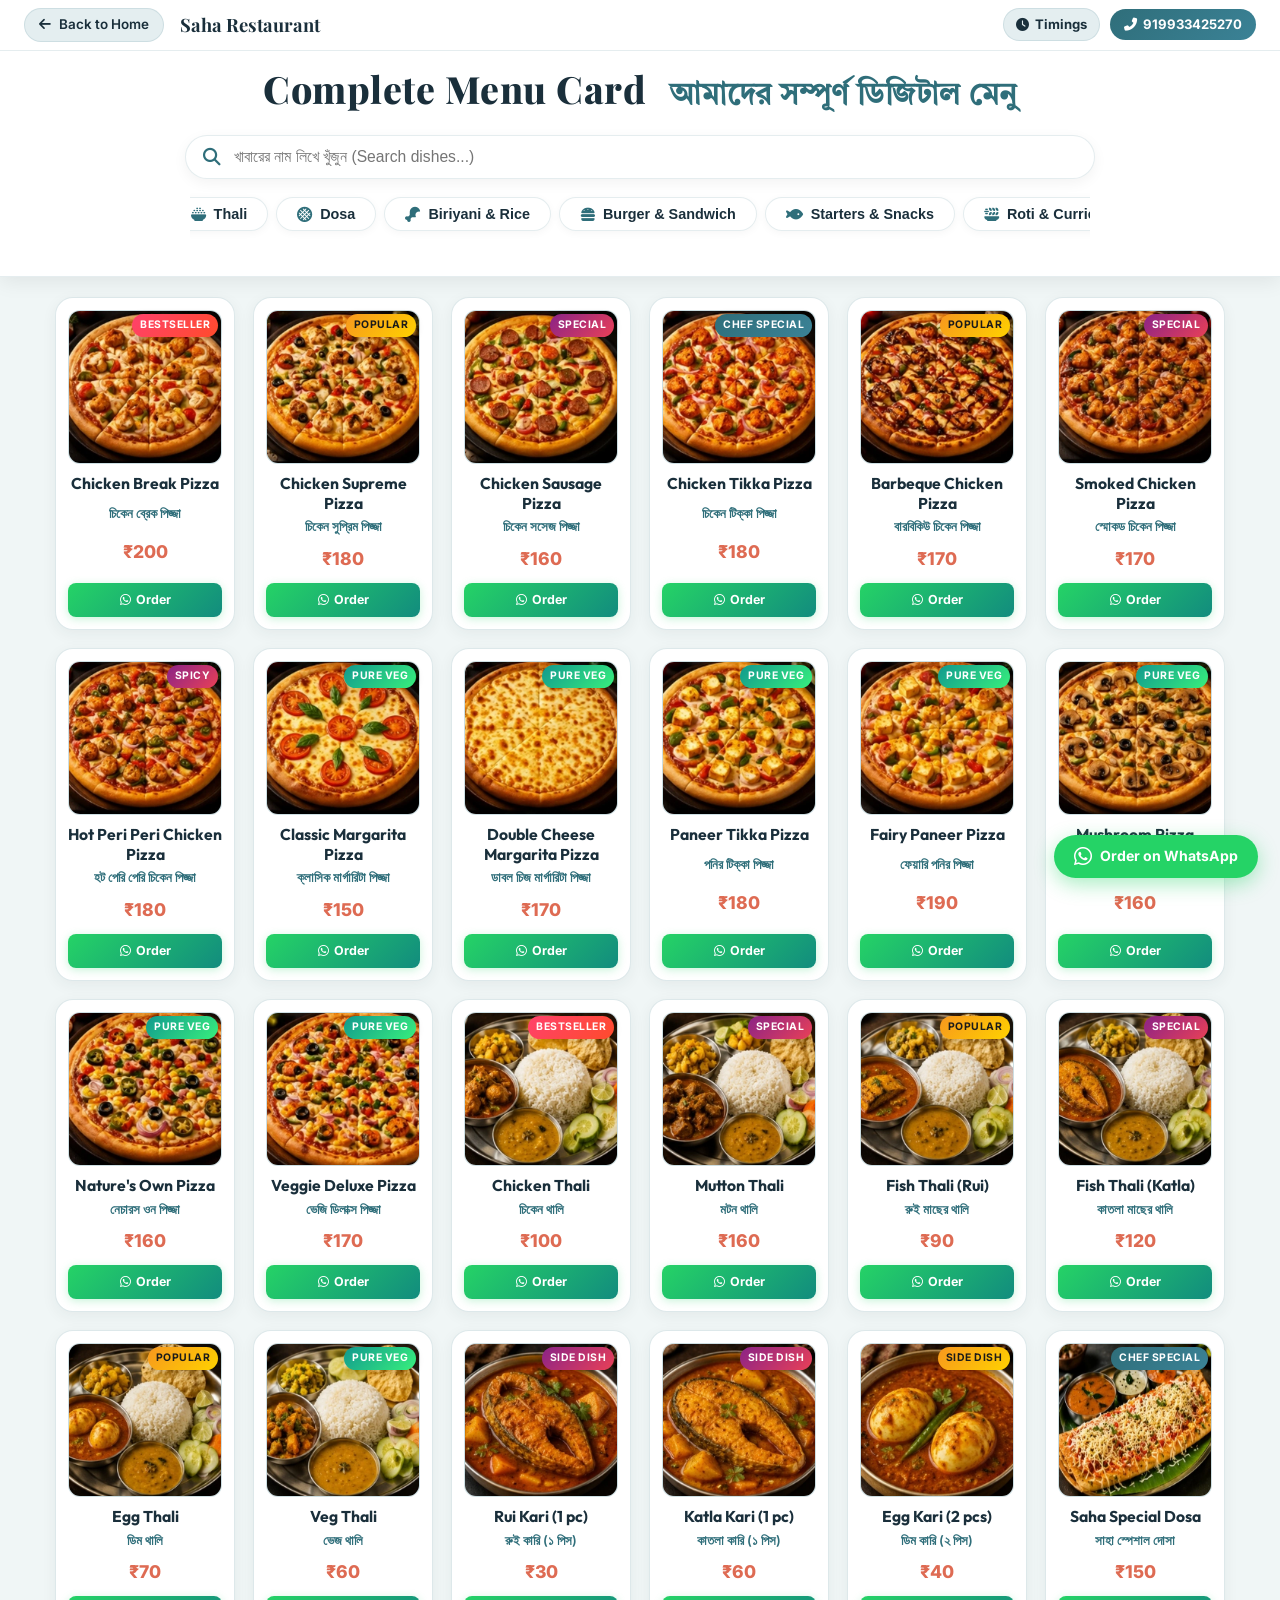
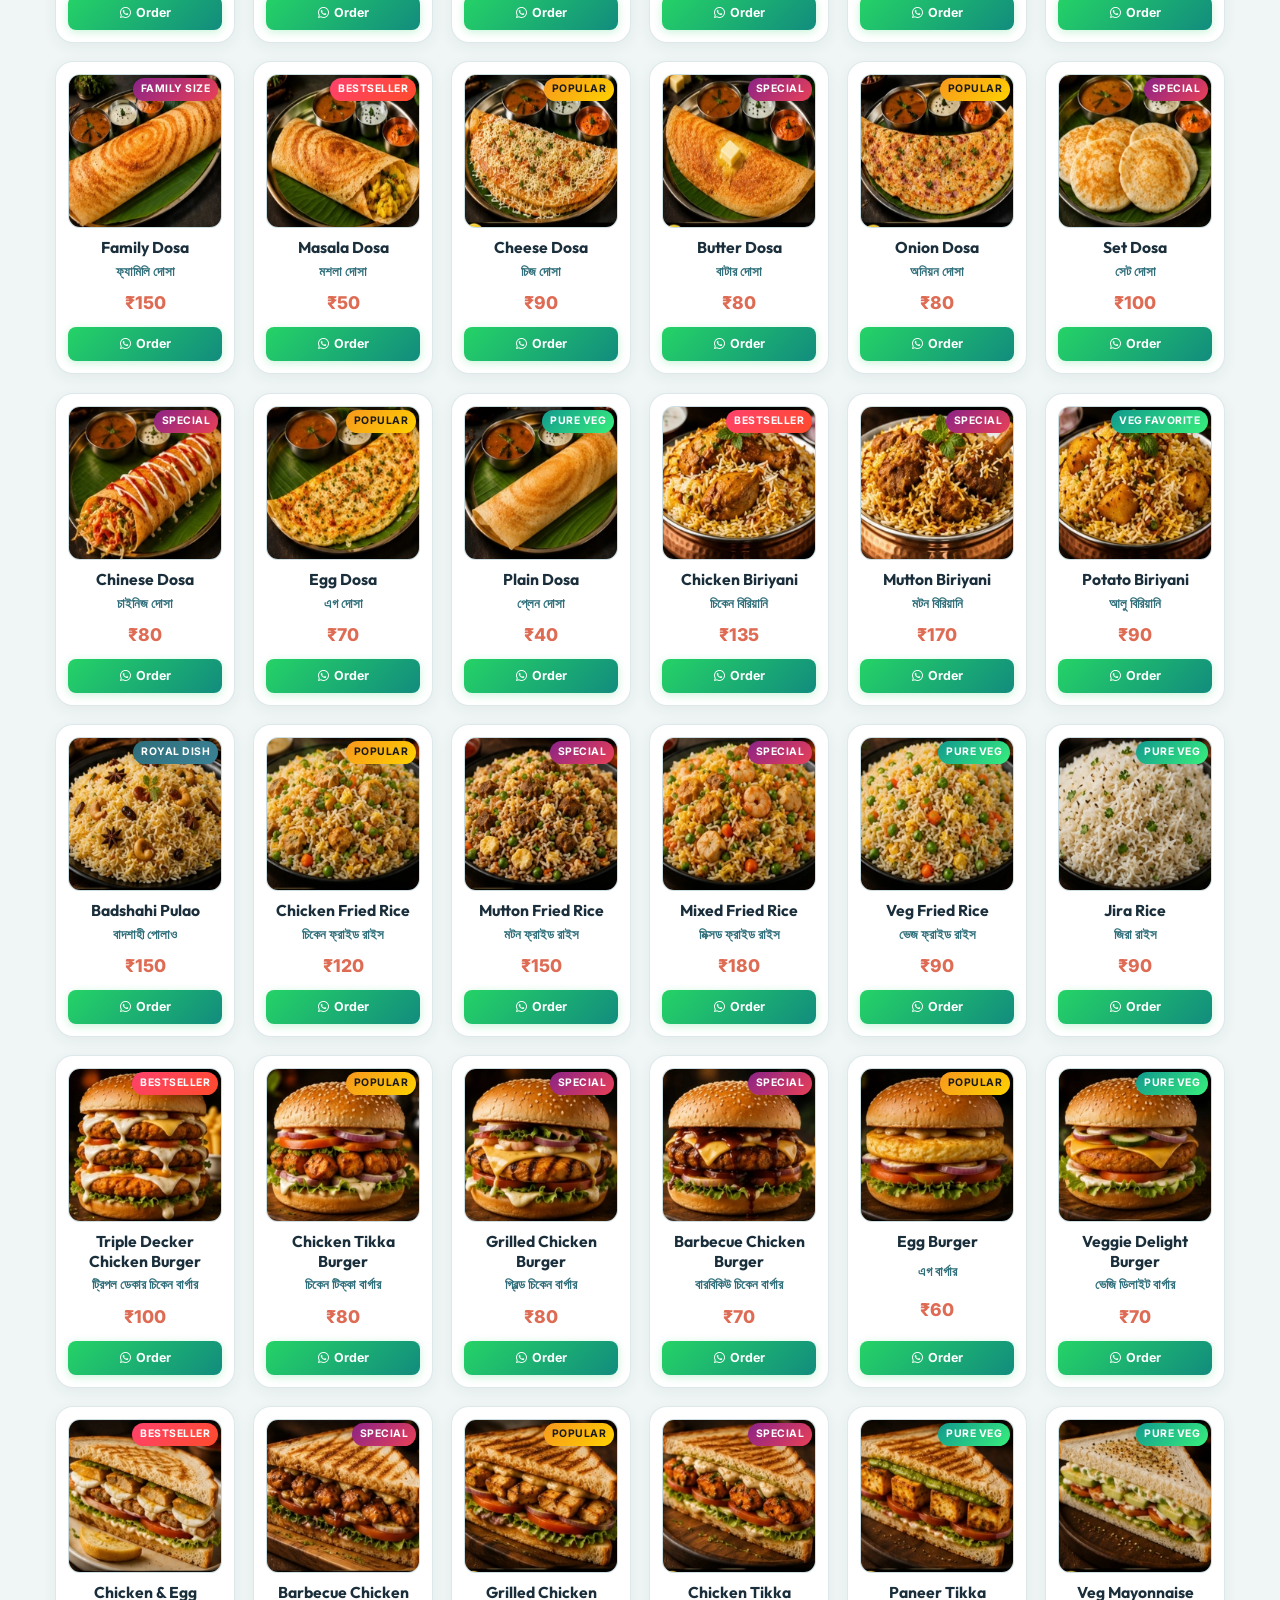
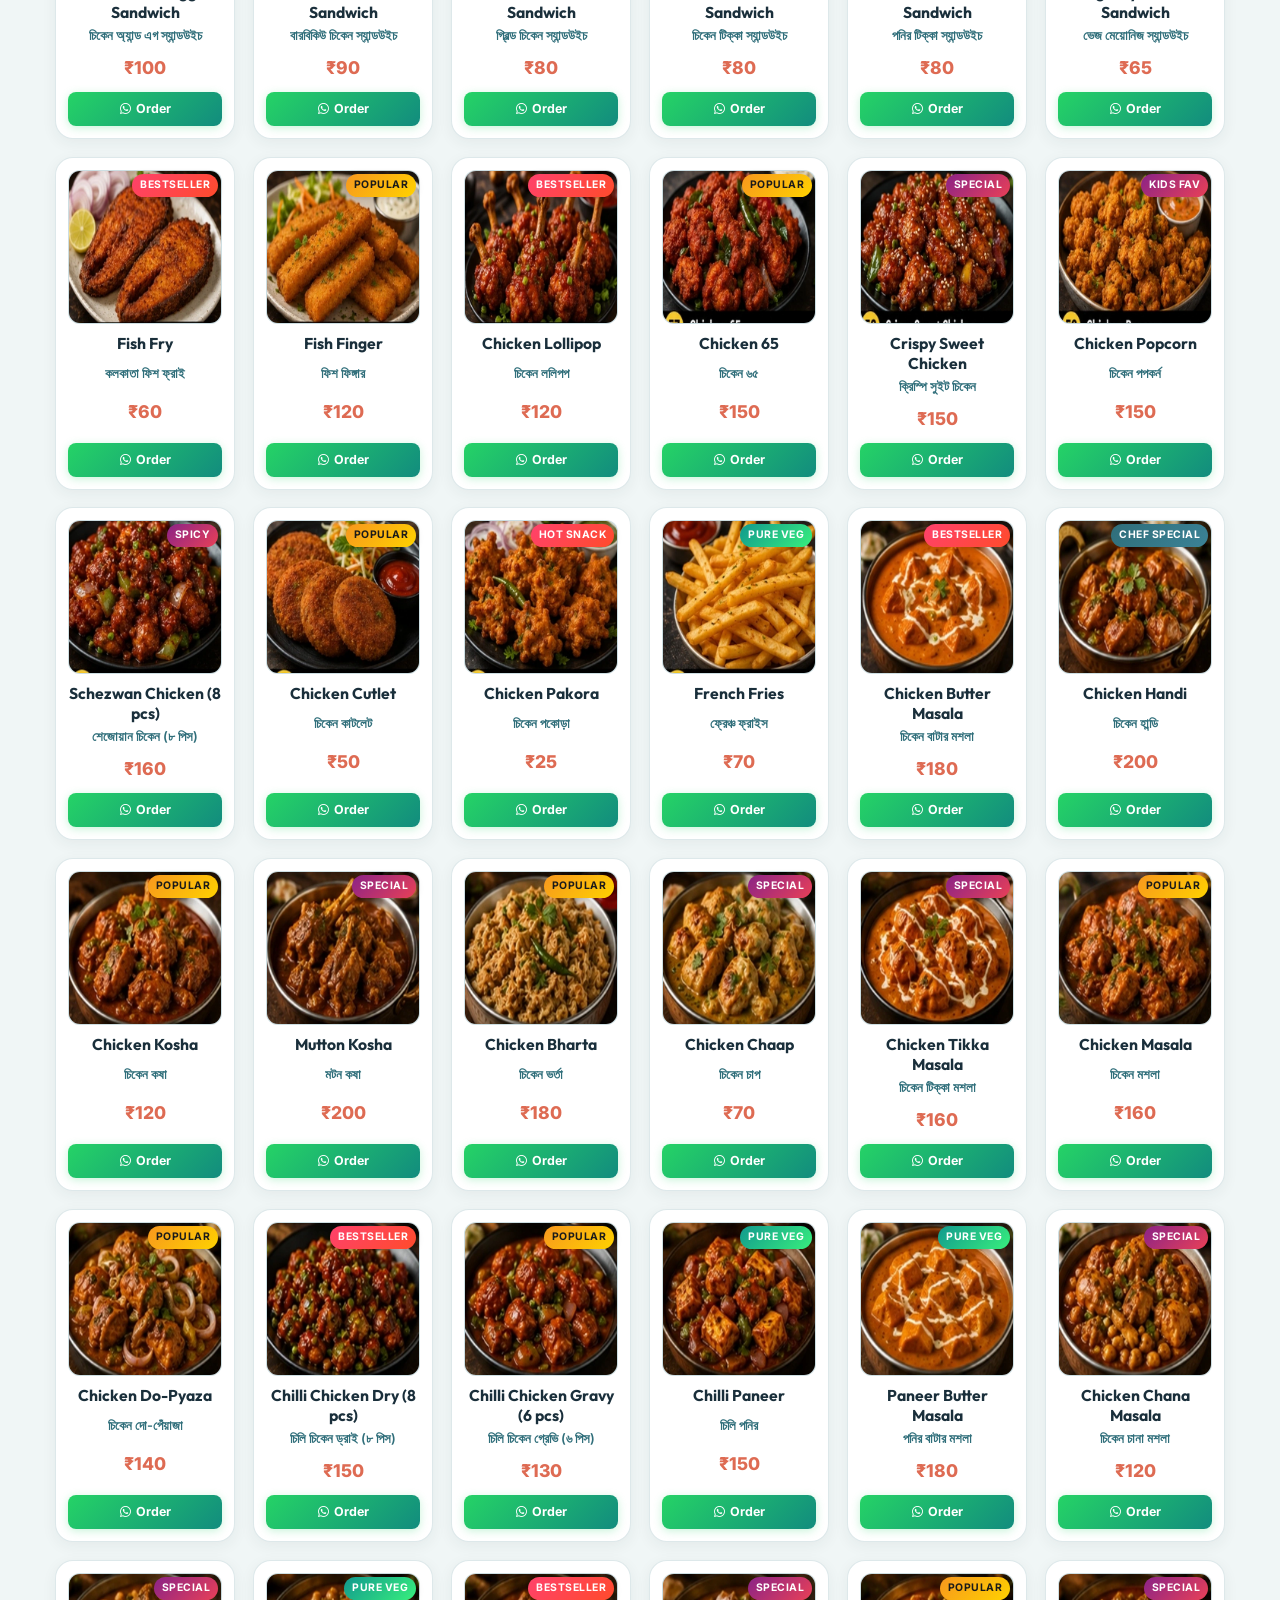
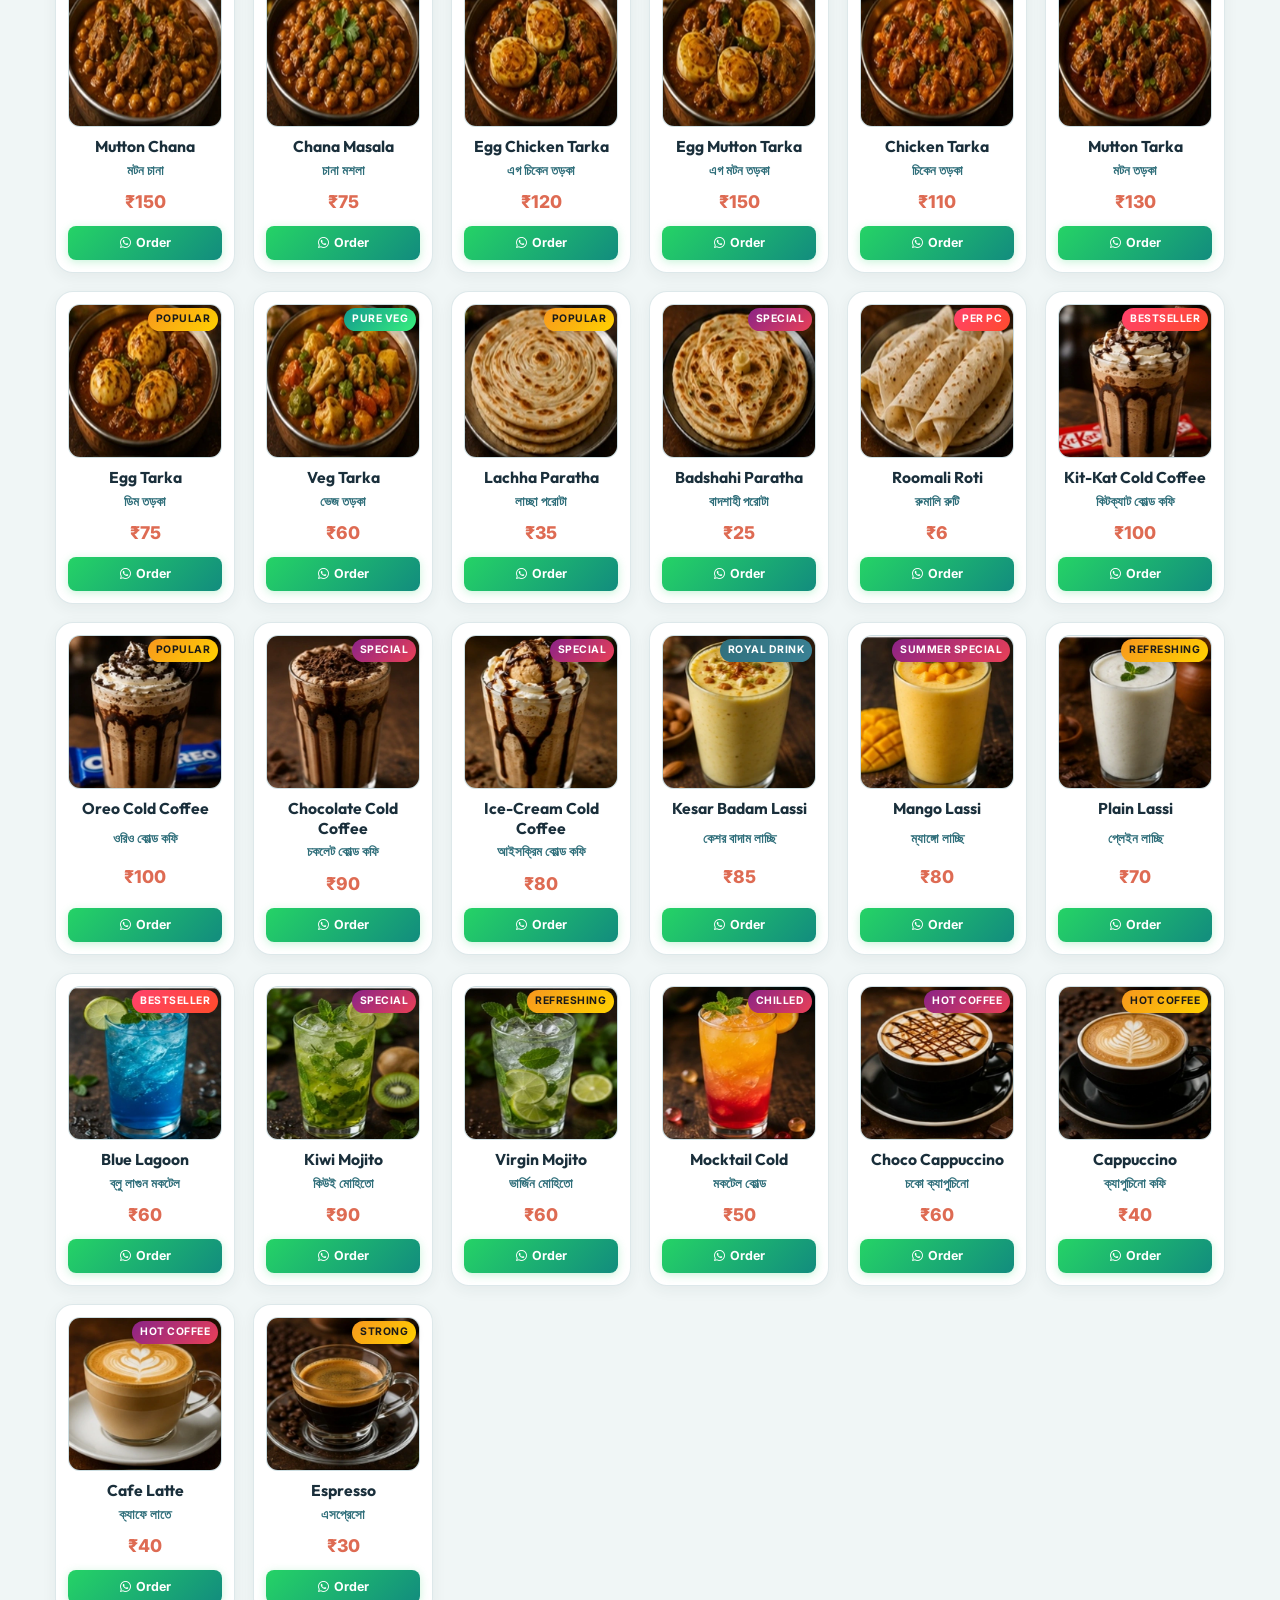
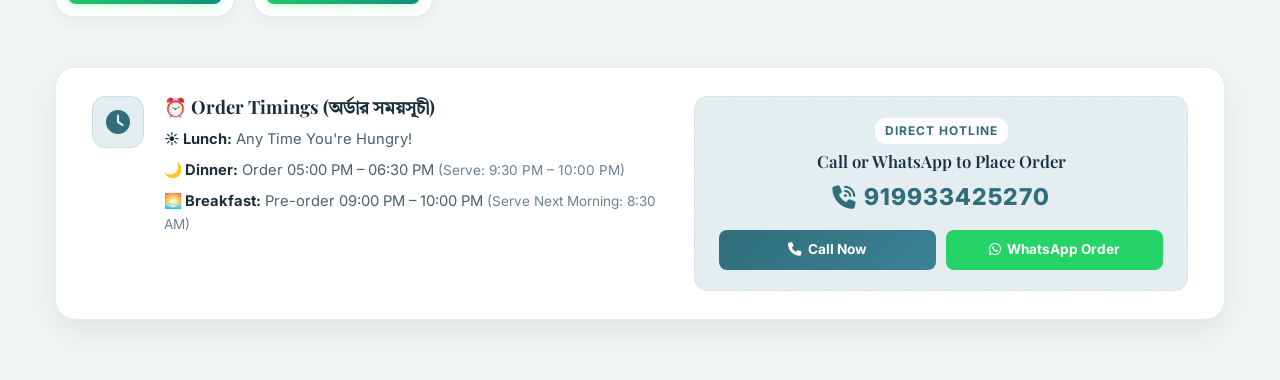
<file: menu.html>
﻿<!DOCTYPE html>
<html lang="bn">
<head>
    <meta charset="UTF-8">
    <meta name="viewport" content="width=device-width, initial-scale=1.0">
    <title>Full Menu Card | Saha Restaurant| সম্পূর্ণ মেনু</title>
    
    <!-- Meta Descriptions & SEO -->
    <meta name="description" content="Explore the full digital menu of Saha Restaurant. Bengali Thalis, Snacks, Tea, Coffee, Extras & Direct WhatsApp Ordering.">
    <meta name="theme-color" content="#c9a24b">
    
    <!-- Fonts -->
    <link rel="preconnect" href="https://fonts.googleapis.com">
    <link rel="preconnect" href="https://fonts.gstatic.com" crossorigin>
    <link href="https://fonts.googleapis.com/css2?family=Cinzel:wght@500;700;900&family=Inter:wght@300;400;500;600;700;800&family=Outfit:wght@400;500;600;700;800&family=Playfair+Display:ital,wght@0,600;0,700;0,900;1,600&family=Tiro+Bangla:ital@0;1&display=swap" rel="stylesheet">
    
    <!-- Font Awesome -->
    <link rel="stylesheet" href="https://cdnjs.cloudflare.com/ajax/libs/font-awesome/6.5.1/css/all.min.css">
    
    <!-- Main Style -->
    <link rel="stylesheet" href="styles.css">

    <style>
        /* Specific Styles for Compact Full Menu Page (LIGHT THEME) */
        .full-menu-page {
            background-color: var(--bg-deep);
            color: var(--text-primary);
            min-height: 100vh;
        }

        /* Sticky Top Header Container */
        .sticky-menu-top-container {
            position: sticky;
            top: 0;
            z-index: 1000;
            background: var(--bg-card);
            backdrop-filter: blur(20px);
            -webkit-backdrop-filter: blur(20px);
            border-bottom: 1.5px solid var(--glass-border);
            box-shadow: 0 4px 20px rgba(0, 0, 0, 0.08);
        }

        .full-menu-nav {
            padding: 8px 24px;
            display: flex;
            align-items: center;
            justify-content: space-between;
            border-bottom: 1px solid var(--glass-border);
        }

        .full-menu-nav-left {
            display: flex;
            align-items: center;
            gap: 16px;
        }

        .nav-back-btn {
            display: inline-flex;
            align-items: center;
            gap: 8px;
            background: var(--bg-dark);
            border: 1px solid var(--glass-border);
            color: var(--text-primary);
            padding: 5px 14px;
            border-radius: 25px;
            text-decoration: none;
            font-weight: 600;
            font-size: 0.84rem;
            transition: all 0.3s ease;
        }

        .nav-back-btn:hover {
            background: var(--accent-gold);
            color: #ffffff;
            border-color: var(--accent-gold);
            transform: translateX(-3px);
            box-shadow: 0 0 15px rgba(0, 0, 0, 0.15);
        }

        .full-menu-logo-title {
            font-family: 'Playfair Display', serif;
            font-size: 1.15rem;
            font-weight: 700;
            color: var(--text-primary);
        }

        .full-menu-logo-title span {
            color: var(--accent-gold);
        }

        .full-menu-nav-right {
            display: flex;
            align-items: center;
            gap: 10px;
        }

        .nav-timing-btn {
            display: inline-flex;
            align-items: center;
            gap: 6px;
            background: var(--bg-dark);
            border: 1px solid var(--glass-border);
            color: var(--text-primary);
            padding: 5px 12px;
            border-radius: 25px;
            text-decoration: none;
            font-weight: 700;
            font-size: 0.82rem;
            transition: all 0.3s ease;
        }

        .nav-timing-btn:hover {
            background: var(--accent-gold);
            color: #ffffff;
            border-color: var(--accent-gold);
            transform: translateY(-2px);
            box-shadow: 0 0 15px rgba(0, 0, 0, 0.15);
        }

        .nav-call-btn {
            display: inline-flex;
            align-items: center;
            gap: 6px;
            background: linear-gradient(135deg, var(--accent-gold), var(--accent-amber));
            color: #ffffff;
            padding: 5px 14px;
            border-radius: 25px;
            text-decoration: none;
            font-weight: 700;
            font-size: 0.82rem;
            transition: all 0.3s ease;
        }

        .nav-call-btn:hover {
            transform: translateY(-2px);
            box-shadow: 0 4px 15px rgba(0, 0, 0, 0.2);
        }

        /* Full Menu Hero Header */
        .full-menu-hero {
            text-align: center;
            padding: 14px 20px 10px;
            position: relative;
        }

        .full-menu-hero h1 {
            font-family: 'Playfair Display', serif;
            font-size: 2.35rem;
            font-weight: 800;
            color: var(--text-primary);
            margin-bottom: 0;
            line-height: 1.25;
            letter-spacing: 0.5px;
        }

        .full-menu-hero h1 .bengali-heading {
            color: var(--accent-gold);
            display: inline-block;
            font-size: 1.85rem;
            margin-left: 14px;
            font-family: 'Tiro Bangla', serif;
            font-weight: 700;
        }

        .full-menu-hero p {
            display: none;
        }

        /* Search & Filter Controls */
        .menu-control-bar {
            max-width: 950px;
            margin: 0 auto;
            padding: 10px 20px 15px;
        }

        .search-box-wrapper {
            position: relative;
            margin-bottom: 12px;
        }

        .search-box-wrapper input {
            width: 100%;
            background: var(--bg-card);
            border: 1.5px solid var(--glass-border);
            padding: 12px 20px 12px 48px;
            border-radius: 30px;
            color: var(--text-primary);
            font-size: 0.98rem;
            outline: none;
            transition: all 0.3s ease;
            box-shadow: 0 4px 14px rgba(0, 0, 0, 0.05);
        }

        .search-box-wrapper input:focus {
            border-color: var(--accent-gold);
            box-shadow: 0 0 18px rgba(0, 0, 0, 0.1);
            background: var(--bg-card);
        }

        .search-box-wrapper i {
            position: absolute;
            left: 18px;
            top: 50%;
            transform: translateY(-50%);
            color: var(--accent-gold);
            font-size: 1.1rem;
        }

        .menu-category-tabs {
            touch-action: pan-x pan-y;
            overscroll-behavior-x: contain;
            display: flex;
            justify-content: center;
            flex-wrap: wrap;
            gap: 10px;
            margin: 0;
        }

        .menu-tab-btn {
            background: var(--bg-card);
            border: 1.5px solid var(--glass-border);
            color: var(--text-secondary);
            padding: 8px 20px;
            border-radius: 25px;
            font-size: 0.9rem;
            font-weight: 600;
            cursor: pointer;
            backdrop-filter: blur(8px);
            transition: all 0.25s ease;
            display: inline-flex;
            align-items: center;
            gap: 8px;
            box-shadow: 0 2px 8px rgba(0, 0, 0, 0.04);
        }

        .menu-tab-btn i {
            color: var(--accent-gold);
            font-size: 0.95rem;
            transition: transform 0.3s ease;
        }

        .menu-tab-btn:hover {
            border-color: var(--accent-gold);
            color: var(--text-primary);
            background: var(--bg-card2, #f4f8f9);
            transform: translateY(-2px);
            box-shadow: 0 4px 15px rgba(0, 0, 0, 0.08);
        }

        .menu-tab-btn.active {
            background: linear-gradient(135deg, var(--accent-gold), var(--accent-amber));
            border-color: var(--accent-gold);
            color: #ffffff;
            box-shadow: 0 3px 14px rgba(0, 0, 0, 0.15);
            transform: translateY(-1px);
        }

        .menu-tab-btn.active i {
            color: #ffffff;
        }

        /* Compact Grid for Full Menu */
        .compact-menu-grid-container {
            max-width: 1200px;
            margin: 20px auto 50px;
            padding: 0 15px;
        }

        .compact-grid {
            display: grid;
            grid-template-columns: repeat(auto-fill, minmax(180px, 1fr));
            gap: 18px;
        }

        .compact-grid .food-menu-card {
            flex: initial;
            width: 100%;
            animation: floatMenuItem 4.5s ease-in-out infinite alternate;
        }

        .compact-grid .food-menu-card.hidden {
            display: none !important;
        }

        /* No Results Message */
        #no-results-msg {
            text-align: center;
            padding: 50px 20px;
            font-size: 1.1rem;
            color: var(--accent-gold);
            display: none;
            grid-column: 1 / -1;
        }

        /* Order Info Banner (Light Theme) */
        .order-info-banner {
            display: flex;
            align-items: stretch;
            justify-content: space-between;
            gap: 25px;
            padding: 28px 36px;
            border-radius: 20px;
            background: var(--bg-card);
            border: 1.5px solid var(--glass-border);
            box-shadow: 0 10px 30px rgba(0, 0, 0, 0.07);
        }

        .order-timing-card {
            display: flex;
            gap: 20px;
            flex: 1.3;
        }

        .timing-icon {
            width: 52px;
            height: 52px;
            border-radius: 14px;
            background: var(--bg-dark);
            border: 1px solid var(--glass-border);
            display: flex;
            align-items: center;
            justify-content: center;
            color: var(--accent-gold);
            font-size: 1.5rem;
            flex-shrink: 0;
        }

        .timing-details h4 {
            color: var(--text-primary);
            font-size: 1.15rem;
            margin-bottom: 10px;
            font-weight: 700;
        }

        .timing-details ul {
            list-style: none;
            padding: 0;
            margin: 0;
            display: flex;
            flex-direction: column;
            gap: 7px;
        }

        .timing-details li {
            font-size: 0.92rem;
            color: var(--text-secondary);
        }

        .timing-details li strong {
            color: var(--text-primary);
        }

        .timing-details .serve-time {
            color: var(--text-muted);
            font-size: 0.85rem;
        }

        .order-call-box {
            flex: 1;
            display: flex;
            flex-direction: column;
            align-items: center;
            justify-content: center;
            text-align: center;
            background: var(--bg-dark);
            padding: 20px 24px;
            border-radius: 14px;
            border: 1px dashed var(--glass-border);
        }

        .call-badge {
            background: var(--bg-card);
            color: var(--accent-gold);
            font-size: 0.75rem;
            font-weight: 700;
            text-transform: uppercase;
            letter-spacing: 1px;
            padding: 3px 10px;
            border-radius: 12px;
            margin-bottom: 6px;
            border: 1px solid var(--glass-border);
        }

        .order-call-box h3 {
            font-size: 1.05rem;
            color: var(--text-primary);
            margin-bottom: 8px;
            font-weight: 600;
        }

        .order-phone-link {
            font-size: 1.45rem;
            font-weight: 800;
            color: var(--accent-gold);
            text-decoration: none;
            letter-spacing: 1px;
            display: inline-flex;
            align-items: center;
            gap: 8px;
            margin-bottom: 14px;
            transition: transform 0.3s ease;
        }

        .order-phone-link:hover {
            transform: scale(1.05);
        }

        .quick-action-btns {
            display: flex;
            gap: 10px;
            width: 100%;
        }

        .direct-call-btn, .direct-wp-btn {
            flex: 1;
            padding: 9px 12px;
            border-radius: 8px;
            font-size: 0.85rem;
            font-weight: 700;
            text-decoration: none;
            display: inline-flex;
            align-items: center;
            justify-content: center;
            gap: 6px;
            transition: all 0.3s ease;
        }

        .direct-call-btn {
            background: linear-gradient(135deg, var(--accent-gold), var(--accent-amber));
            color: #ffffff;
        }

        .direct-call-btn:hover {
            transform: translateY(-2px);
            box-shadow: 0 4px 15px rgba(0, 0, 0, 0.2);
        }

        .direct-wp-btn {
            background: #25D366;
            color: #ffffff;
        }

        .direct-wp-btn:hover {
            background: #1ebc59;
            transform: translateY(-2px);
            box-shadow: 0 4px 15px rgba(37, 211, 102, 0.4);
        }

        /* Floating Order Quick Dial */
        .floating-order-btn {
            position: fixed;
            bottom: 22px;
            right: 22px;
            z-index: 999;
            display: flex;
            align-items: center;
            gap: 8px;
            background: #25D366;
            color: #ffffff;
            padding: 10px 20px;
            border-radius: 35px;
            text-decoration: none;
            font-weight: 700;
            font-size: 0.88rem;
            box-shadow: 0 6px 20px rgba(37, 211, 102, 0.4);
            transition: all 0.3s ease;
            animation: pulseOrderBtn 2.5s infinite;
        }

        .floating-order-btn:hover {
            background: #1ebc59;
            color: #ffffff;
            transform: scale(1.06);
            box-shadow: 0 8px 25px rgba(37, 211, 102, 0.6);
        }

        @keyframes pulseOrderBtn {
            0%, 100% { transform: scale(1); }
            50% { transform: scale(1.04); }
        }

        @media (max-width: 900px) {
            .order-info-banner {
                flex-direction: column;
                padding: 22px;
            }
            .order-timing-card {
                flex-direction: column;
                gap: 12px;
            }
        }

        @media (max-width: 600px) {
            .full-menu-nav {
                padding: 8px 12px;
            }
            .nav-back-btn span {
                display: none;
            }
            .full-menu-logo-title {
                font-size: 1.05rem;
            }
            .nav-timing-btn {
                padding: 4px 8px;
                font-size: 0.76rem;
            }
            .nav-timing-btn span {
                display: none;
            }
            .nav-call-btn {
                padding: 4px 10px;
                font-size: 0.76rem;
            }
            .full-menu-hero {
                padding: 10px 10px 4px;
            }
            .full-menu-hero h1 {
                font-size: 1.65rem;
            }
            .full-menu-hero h1 .bengali-heading {
                font-size: 1.35rem;
                display: block;
                margin-left: 0;
                margin-top: 4px;
            }
            .menu-control-bar {
                padding: 6px 12px 10px;
            }
            .search-box-wrapper {
                margin-bottom: 8px;
            }
            .search-box-wrapper input {
                padding: 9px 16px 9px 38px;
                font-size: 0.88rem;
                border-radius: 25px;
            }
            .search-box-wrapper i {
                left: 14px;
                font-size: 0.95rem;
            }
            .menu-category-tabs {
            touch-action: pan-x pan-y;
            overscroll-behavior-x: contain;
                gap: 6px;
                overflow-x: auto;
                flex-wrap: nowrap;
                justify-content: flex-start;
                padding-bottom: 4px;
                -webkit-overflow-scrolling: touch;
            }
            .menu-tab-btn {
                padding: 6px 14px;
                font-size: 0.8rem;
                border-radius: 20px;
                white-space: nowrap;
                flex-shrink: 0;
            }
            .compact-grid {
                grid-template-columns: repeat(2, 1fr);
                gap: 10px;
            }
            .compact-grid .food-menu-card {
                padding: 8px;
            }
            .food-title {
                font-size: 0.86rem;
            }
            .bengali-title {
                font-size: 0.72rem;
            }
            .food-price {
                font-size: 0.95rem;
            }
            .food-order-btn {
                padding: 5px 8px;
                font-size: 0.72rem;
            }
        }
    </style>
</head>
<body class="full-menu-page">

    <!-- Sticky Top Header (Navbar + Hero Title + Search Box + Filter Tabs) -->
    <div class="sticky-menu-top-container">
        <!-- Top Navigation Bar -->
        <nav class="full-menu-nav">
            <div class="full-menu-nav-left">
                <a href="index.html" class="nav-back-btn" title="Go back to Home Page">
                    <i class="fas fa-arrow-left"></i> <span>Back to Home</span>
                </a>
                <div class="full-menu-logo-title">Saha Restaurant</div>
            </div>
            <div class="full-menu-nav-right">
                <a href="#order-timings" class="nav-timing-btn" id="nav-timing-toggle-btn" title="Order Timings (অর্ডার সময়সূচী)">
                    <i class="fas fa-clock" id="nav-timing-icon"></i> <span id="nav-timing-text">Timings</span>
                </a>
                <a href="tel:919933425270" class="nav-call-btn">
                    <i class="fas fa-phone-alt"></i> <span>919933425270</span>
                </a>
            </div>
        </nav>

        <!-- Hero Header -->
        <header class="full-menu-hero">
            <h1>Complete Menu Card <span class="bengali-heading">আমাদের সম্পূর্ণ ডিজিটাল মেনু</span></h1>
        </header>

        <!-- Search Bar & Category Filter Tabs -->
        <div class="menu-control-bar">
            <div class="search-box-wrapper">
                <i class="fas fa-search"></i>
                <input type="text" id="menu-search-input" placeholder="খাবারের নাম লিখে খুঁজুন (Search dishes...)" autocomplete="off">
            </div>

            <div class="menu-category-tabs">
            <button class="menu-tab-btn active" data-category="all">
                <i class="fas fa-utensils"></i> All Items
            </button>
            <button class="menu-tab-btn" data-category="pizza">
                <i class="fas fa-pizza-slice"></i> Pizza
            </button>
            <button class="menu-tab-btn" data-category="thali">
                <i class="fas fa-bowl-rice"></i> Thali
            </button>
            <button class="menu-tab-btn" data-category="dosa">
                <i class="fas fa-stroopwafel"></i> Dosa
            </button>
            <button class="menu-tab-btn" data-category="rice_biriyani">
                <i class="fas fa-drumstick-bite"></i> Biriyani & Rice
            </button>
            <button class="menu-tab-btn" data-category="burger_sandwich">
                <i class="fas fa-burger"></i> Burger & Sandwich
            </button>
            <button class="menu-tab-btn" data-category="snacks">
                <i class="fas fa-fish"></i> Starters & Snacks
            </button>
            <button class="menu-tab-btn" data-category="roti_curry">
                <i class="fas fa-plate-wheat"></i> Roti & Curries
            </button>
            <button class="menu-tab-btn" data-category="beverages">
                <i class="fas fa-mug-hot"></i> Coffee, Lassi & Drinks
            </button>
            </div>
        </div>
    </div>

    <!-- Compact Full Menu Grid -->
    <main class="compact-menu-grid-container">
        <div class="compact-grid" id="full-menu-grid">
            <!-- 1. Chicken Break Pizza -->
            <div class="food-menu-card" data-category="pizza" data-keywords="chicken break pizza non veg cheese pizza">
                <div class="food-card-badge bestseller">Bestseller</div>
                <div class="food-card-img-box">
                    <img src="assets/item_chicken_break_pizza.webp" alt="Chicken Break Pizza" loading="lazy">
                </div>
                <div class="food-card-body">
                    <h3 class="food-title">Chicken Break Pizza</h3>
                    <span class="bengali-title">চিকেন ব্রেক পিজ্জা</span>
                    <span class="food-price">₹200</span>
                    <a href="https://wa.me/919933425270?text=Hi%20Saha%20Restaurant,%20I%20want%20to%20order%20Chicken%20Break%20Pizza%20(%E2%82%B9200)" target="_blank" class="food-order-btn">
                        <i class="fab fa-whatsapp"></i> Order
                    </a>
                </div>
            </div>
            <!-- 2. Chicken Supreme Pizza -->
            <div class="food-menu-card" data-category="pizza" data-keywords="chicken supreme pizza non veg cheese">
                <div class="food-card-badge popular">Popular</div>
                <div class="food-card-img-box">
                    <img src="assets/item_chicken_supreme_pizza.webp" alt="Chicken Supreme Pizza" loading="lazy">
                </div>
                <div class="food-card-body">
                    <h3 class="food-title">Chicken Supreme Pizza</h3>
                    <span class="bengali-title">চিকেন সুপ্রিম পিজ্জা</span>
                    <span class="food-price">₹180</span>
                    <a href="https://wa.me/919933425270?text=Hi%20Saha%20Restaurant,%20I%20want%20to%20order%20Chicken%20Supreme%20Pizza%20(%E2%82%B9180)" target="_blank" class="food-order-btn">
                        <i class="fab fa-whatsapp"></i> Order
                    </a>
                </div>
            </div>
            <!-- 3. Chicken Sausage Pizza -->
            <div class="food-menu-card" data-category="pizza" data-keywords="chicken sausage pizza non veg">
                <div class="food-card-badge special">Special</div>
                <div class="food-card-img-box">
                    <img src="assets/item_chicken_sausage_pizza.webp" alt="Chicken Sausage Pizza" loading="lazy">
                </div>
                <div class="food-card-body">
                    <h3 class="food-title">Chicken Sausage Pizza</h3>
                    <span class="bengali-title">চিকেন সসেজ পিজ্জা</span>
                    <span class="food-price">₹160</span>
                    <a href="https://wa.me/919933425270?text=Hi%20Saha%20Restaurant,%20I%20want%20to%20order%20Chicken%20Sausage%20Pizza%20(%E2%82%B9160)" target="_blank" class="food-order-btn">
                        <i class="fab fa-whatsapp"></i> Order
                    </a>
                </div>
            </div>
            <!-- 4. Chicken Tikka Pizza -->
            <div class="food-menu-card" data-category="pizza" data-keywords="chicken tikka pizza spicy non veg">
                <div class="food-card-badge chef">Chef Special</div>
                <div class="food-card-img-box">
                    <img src="assets/item_chicken_tikka_pizza.webp" alt="Chicken Tikka Pizza" loading="lazy">
                </div>
                <div class="food-card-body">
                    <h3 class="food-title">Chicken Tikka Pizza</h3>
                    <span class="bengali-title">চিকেন টিক্কা পিজ্জা</span>
                    <span class="food-price">₹180</span>
                    <a href="https://wa.me/919933425270?text=Hi%20Saha%20Restaurant,%20I%20want%20to%20order%20Chicken%20Tikka%20Pizza%20(%E2%82%B9180)" target="_blank" class="food-order-btn">
                        <i class="fab fa-whatsapp"></i> Order
                    </a>
                </div>
            </div>
            <!-- 5. Barbeque Chicken Pizza -->
            <div class="food-menu-card" data-category="pizza" data-keywords="bbq barbeque chicken pizza">
                <div class="food-card-badge popular">Popular</div>
                <div class="food-card-img-box">
                    <img src="assets/item_barbeque_chicken_pizza.webp" alt="Barbeque Chicken Pizza" loading="lazy">
                </div>
                <div class="food-card-body">
                    <h3 class="food-title">Barbeque Chicken Pizza</h3>
                    <span class="bengali-title">বারবিকিউ চিকেন পিজ্জা</span>
                    <span class="food-price">₹170</span>
                    <a href="https://wa.me/919933425270?text=Hi%20Saha%20Restaurant,%20I%20want%20to%20order%20Barbeque%20Chicken%20Pizza%20(%E2%82%B9170)" target="_blank" class="food-order-btn">
                        <i class="fab fa-whatsapp"></i> Order
                    </a>
                </div>
            </div>
            <!-- 6. Smoked Chicken Pizza -->
            <div class="food-menu-card" data-category="pizza" data-keywords="smoked chicken pizza">
                <div class="food-card-badge special">Special</div>
                <div class="food-card-img-box">
                    <img src="assets/item_smoked_chicken_pizza.webp" alt="Smoked Chicken Pizza" loading="lazy">
                </div>
                <div class="food-card-body">
                    <h3 class="food-title">Smoked Chicken Pizza</h3>
                    <span class="bengali-title">স্মোকড চিকেন পিজ্জা</span>
                    <span class="food-price">₹170</span>
                    <a href="https://wa.me/919933425270?text=Hi%20Saha%20Restaurant,%20I%20want%20to%20order%20Smoked%20Chicken%20Pizza%20(%E2%82%B9170)" target="_blank" class="food-order-btn">
                        <i class="fab fa-whatsapp"></i> Order
                    </a>
                </div>
            </div>
            <!-- 7. Hot Peri Peri Chicken Pizza -->
            <div class="food-menu-card" data-category="pizza" data-keywords="hot peri peri chicken pizza spicy">
                <div class="food-card-badge special">Spicy</div>
                <div class="food-card-img-box">
                    <img src="assets/item_peri_peri_chicken_pizza.webp" alt="Hot Peri Peri Chicken Pizza" loading="lazy">
                </div>
                <div class="food-card-body">
                    <h3 class="food-title">Hot Peri Peri Chicken Pizza</h3>
                    <span class="bengali-title">হট পেরি পেরি চিকেন পিজ্জা</span>
                    <span class="food-price">₹180</span>
                    <a href="https://wa.me/919933425270?text=Hi%20Saha%20Restaurant,%20I%20want%20to%20order%20Hot%20Peri%20Peri%20Chicken%20Pizza%20(%E2%82%B9180)" target="_blank" class="food-order-btn">
                        <i class="fab fa-whatsapp"></i> Order
                    </a>
                </div>
            </div>
            <!-- 8. Classic Margarita Pizza -->
            <div class="food-menu-card" data-category="pizza" data-keywords="classic margarita pizza cheese tomato veg">
                <div class="food-card-badge pure-veg">Pure Veg</div>
                <div class="food-card-img-box">
                    <img src="assets/item_classic_margarita_pizza.webp" alt="Classic Margarita Pizza" loading="lazy">
                </div>
                <div class="food-card-body">
                    <h3 class="food-title">Classic Margarita Pizza</h3>
                    <span class="bengali-title">ক্লাসিক মার্গারিটা পিজ্জা</span>
                    <span class="food-price">₹150</span>
                    <a href="https://wa.me/919933425270?text=Hi%20Saha%20Restaurant,%20I%20want%20to%20order%20Classic%20Margarita%20Pizza%20(%E2%82%B9150)" target="_blank" class="food-order-btn">
                        <i class="fab fa-whatsapp"></i> Order
                    </a>
                </div>
            </div>
            <!-- 9. Double Cheese Margarita Pizza -->
            <div class="food-menu-card" data-category="pizza" data-keywords="double cheese classic margarita pizza veg">
                <div class="food-card-badge pure-veg">Pure Veg</div>
                <div class="food-card-img-box">
                    <img src="assets/item_double_cheese_margarita.webp" alt="Double Cheese Margarita Pizza" loading="lazy">
                </div>
                <div class="food-card-body">
                    <h3 class="food-title">Double Cheese Margarita Pizza</h3>
                    <span class="bengali-title">ডাবল চিজ মার্গারিটা পিজ্জা</span>
                    <span class="food-price">₹170</span>
                    <a href="https://wa.me/919933425270?text=Hi%20Saha%20Restaurant,%20I%20want%20to%20order%20Double%20Cheese%20Margarita%20Pizza%20(%E2%82%B9170)" target="_blank" class="food-order-btn">
                        <i class="fab fa-whatsapp"></i> Order
                    </a>
                </div>
            </div>
            <!-- 10. Paneer Tikka Pizza -->
            <div class="food-menu-card" data-category="pizza" data-keywords="paneer tikka pizza cottage cheese veg">
                <div class="food-card-badge pure-veg">Pure Veg</div>
                <div class="food-card-img-box">
                    <img src="assets/item_paneer_tikka_pizza.webp" alt="Paneer Tikka Pizza" loading="lazy">
                </div>
                <div class="food-card-body">
                    <h3 class="food-title">Paneer Tikka Pizza</h3>
                    <span class="bengali-title">পনির টিক্কা পিজ্জা</span>
                    <span class="food-price">₹180</span>
                    <a href="https://wa.me/919933425270?text=Hi%20Saha%20Restaurant,%20I%20want%20to%20order%20Paneer%20Tikka%20Pizza%20(%E2%82%B9180)" target="_blank" class="food-order-btn">
                        <i class="fab fa-whatsapp"></i> Order
                    </a>
                </div>
            </div>
            <!-- 11. Fairy Paneer Pizza -->
            <div class="food-menu-card" data-category="pizza" data-keywords="fairy paneer pizza veg special">
                <div class="food-card-badge pure-veg">Pure Veg</div>
                <div class="food-card-img-box">
                    <img src="assets/item_fairy_paneer_pizza.webp" alt="Fairy Paneer Pizza" loading="lazy">
                </div>
                <div class="food-card-body">
                    <h3 class="food-title">Fairy Paneer Pizza</h3>
                    <span class="bengali-title">ফেয়ারি পনির পিজ্জা</span>
                    <span class="food-price">₹190</span>
                    <a href="https://wa.me/919933425270?text=Hi%20Saha%20Restaurant,%20I%20want%20to%20order%20Fairy%20Paneer%20Pizza%20(%E2%82%B9190)" target="_blank" class="food-order-btn">
                        <i class="fab fa-whatsapp"></i> Order
                    </a>
                </div>
            </div>
            <!-- 12. Mushroom Pizza -->
            <div class="food-menu-card" data-category="pizza" data-keywords="mushroom pizza mashroom veg">
                <div class="food-card-badge pure-veg">Pure Veg</div>
                <div class="food-card-img-box">
                    <img src="assets/item_mushroom_pizza.webp" alt="Mushroom Pizza" loading="lazy">
                </div>
                <div class="food-card-body">
                    <h3 class="food-title">Mushroom Pizza</h3>
                    <span class="bengali-title">মাশরুম পিজ্জা</span>
                    <span class="food-price">₹160</span>
                    <a href="https://wa.me/919933425270?text=Hi%20Saha%20Restaurant,%20I%20want%20to%20order%20Mushroom%20Pizza%20(%E2%82%B9160)" target="_blank" class="food-order-btn">
                        <i class="fab fa-whatsapp"></i> Order
                    </a>
                </div>
            </div>
            <!-- 13. Nature's Own Pizza -->
            <div class="food-menu-card" data-category="pizza" data-keywords="naturs own pizza fresh vegetables veg">
                <div class="food-card-badge pure-veg">Pure Veg</div>
                <div class="food-card-img-box">
                    <img src="assets/item_natures_own_pizza.webp" alt="Nature's Own Pizza" loading="lazy">
                </div>
                <div class="food-card-body">
                    <h3 class="food-title">Nature's Own Pizza</h3>
                    <span class="bengali-title">নেচারস ওন পিজ্জা</span>
                    <span class="food-price">₹160</span>
                    <a href="https://wa.me/919933425270?text=Hi%20Saha%20Restaurant,%20I%20want%20to%20order%20Nature's%20Own%20Pizza%20(%E2%82%B9160)" target="_blank" class="food-order-btn">
                        <i class="fab fa-whatsapp"></i> Order
                    </a>
                </div>
            </div>
            <!-- 14. Veggie Deluxe Pizza -->
            <div class="food-menu-card" data-category="pizza" data-keywords="veggie deluxe pizza capsicum onion corn veg">
                <div class="food-card-badge pure-veg">Pure Veg</div>
                <div class="food-card-img-box">
                    <img src="assets/item_veggie_deluxe_pizza.webp" alt="Veggie Deluxe Pizza" loading="lazy">
                </div>
                <div class="food-card-body">
                    <h3 class="food-title">Veggie Deluxe Pizza</h3>
                    <span class="bengali-title">ভেজি ডিলাক্স পিজ্জা</span>
                    <span class="food-price">₹170</span>
                    <a href="https://wa.me/919933425270?text=Hi%20Saha%20Restaurant,%20I%20want%20to%20order%20Veggie%20Deluxe%20Pizza%20(%E2%82%B9170)" target="_blank" class="food-order-btn">
                        <i class="fab fa-whatsapp"></i> Order
                    </a>
                </div>
            </div>
            <!-- 15. Chicken Thali -->
            <div class="food-menu-card" data-category="thali" data-keywords="chicken thali murgi murgir mangsho rice dal sabji thali">
                <div class="food-card-badge bestseller">Bestseller</div>
                <div class="food-card-img-box">
                    <img src="assets/item_chicken_thali.webp" alt="Chicken Thali" loading="lazy">
                </div>
                <div class="food-card-body">
                    <h3 class="food-title">Chicken Thali</h3>
                    <span class="bengali-title">চিকেন থালি</span>
                    <span class="food-price">₹100</span>
                    <a href="https://wa.me/919933425270?text=Hi%20Saha%20Restaurant,%20I%20want%20to%20order%20Chicken%20Thali%20(%E2%82%B9100)" target="_blank" class="food-order-btn">
                        <i class="fab fa-whatsapp"></i> Order
                    </a>
                </div>
            </div>
            <!-- 16. Mutton Thali -->
            <div class="food-menu-card" data-category="thali" data-keywords="mutton thali khasi mangsho rice dal thali">
                <div class="food-card-badge special">Special</div>
                <div class="food-card-img-box">
                    <img src="assets/item_mutton_thali.webp" alt="Mutton Thali" loading="lazy">
                </div>
                <div class="food-card-body">
                    <h3 class="food-title">Mutton Thali</h3>
                    <span class="bengali-title">মটন থালি</span>
                    <span class="food-price">₹160</span>
                    <a href="https://wa.me/919933425270?text=Hi%20Saha%20Restaurant,%20I%20want%20to%20order%20Mutton%20Thali%20(%E2%82%B9160)" target="_blank" class="food-order-btn">
                        <i class="fab fa-whatsapp"></i> Order
                    </a>
                </div>
            </div>
            <!-- 17. Fish Thali (Rui) -->
            <div class="food-menu-card" data-category="thali" data-keywords="fish thali rui macher thali mach jhol rice dal">
                <div class="food-card-badge popular">Popular</div>
                <div class="food-card-img-box">
                    <img src="assets/item_fish_thali_rui.webp" alt="Fish Thali (Rui)" loading="lazy">
                </div>
                <div class="food-card-body">
                    <h3 class="food-title">Fish Thali (Rui)</h3>
                    <span class="bengali-title">রুই মাছের থালি</span>
                    <span class="food-price">₹90</span>
                    <a href="https://wa.me/919933425270?text=Hi%20Saha%20Restaurant,%20I%20want%20to%20order%20Fish%20Thali%20(Rui)%20(%E2%82%B990)" target="_blank" class="food-order-btn">
                        <i class="fab fa-whatsapp"></i> Order
                    </a>
                </div>
            </div>
            <!-- 18. Fish Thali (Katla) -->
            <div class="food-menu-card" data-category="thali" data-keywords="fish thali katla macher thali bhat dal">
                <div class="food-card-badge special">Special</div>
                <div class="food-card-img-box">
                    <img src="assets/item_fish_thali_katla.webp" alt="Fish Thali (Katla)" loading="lazy">
                </div>
                <div class="food-card-body">
                    <h3 class="food-title">Fish Thali (Katla)</h3>
                    <span class="bengali-title">কাতলা মাছের থালি</span>
                    <span class="food-price">₹120</span>
                    <a href="https://wa.me/919933425270?text=Hi%20Saha%20Restaurant,%20I%20want%20to%20order%20Fish%20Thali%20(Katla)%20(%E2%82%B9120)" target="_blank" class="food-order-btn">
                        <i class="fab fa-whatsapp"></i> Order
                    </a>
                </div>
            </div>
            <!-- 19. Egg Thali -->
            <div class="food-menu-card" data-category="thali" data-keywords="egg thali dimer thali dim kosha rice dal">
                <div class="food-card-badge popular">Popular</div>
                <div class="food-card-img-box">
                    <img src="assets/item_egg_thali.webp" alt="Egg Thali" loading="lazy">
                </div>
                <div class="food-card-body">
                    <h3 class="food-title">Egg Thali</h3>
                    <span class="bengali-title">ডিম থালি</span>
                    <span class="food-price">₹70</span>
                    <a href="https://wa.me/919933425270?text=Hi%20Saha%20Restaurant,%20I%20want%20to%20order%20Egg%20Thali%20(%E2%82%B970)" target="_blank" class="food-order-btn">
                        <i class="fab fa-whatsapp"></i> Order
                    </a>
                </div>
            </div>
            <!-- 20. Veg Thali -->
            <div class="food-menu-card" data-category="thali" data-keywords="veg thali niramish thali dal sabji rice">
                <div class="food-card-badge pure-veg">Pure Veg</div>
                <div class="food-card-img-box">
                    <img src="assets/item_veg_thali.webp" alt="Veg Thali" loading="lazy">
                </div>
                <div class="food-card-body">
                    <h3 class="food-title">Veg Thali</h3>
                    <span class="bengali-title">ভেজ থালি</span>
                    <span class="food-price">₹60</span>
                    <a href="https://wa.me/919933425270?text=Hi%20Saha%20Restaurant,%20I%20want%20to%20order%20Veg%20Thali%20(%E2%82%B960)" target="_blank" class="food-order-btn">
                        <i class="fab fa-whatsapp"></i> Order
                    </a>
                </div>
            </div>
            <!-- 21. Rui Kari (1 pc) -->
            <div class="food-menu-card" data-category="thali" data-keywords="rui kari 1 pice mach curry">
                <div class="food-card-badge special">Side Dish</div>
                <div class="food-card-img-box">
                    <img src="assets/item_rui_kari.webp" alt="Rui Kari (1 pc)" loading="lazy">
                </div>
                <div class="food-card-body">
                    <h3 class="food-title">Rui Kari (1 pc)</h3>
                    <span class="bengali-title">রুই কারি (১ পিস)</span>
                    <span class="food-price">₹30</span>
                    <a href="https://wa.me/919933425270?text=Hi%20Saha%20Restaurant,%20I%20want%20to%20order%20Rui%20Kari%20(1%20pc)%20(%E2%82%B930)" target="_blank" class="food-order-btn">
                        <i class="fab fa-whatsapp"></i> Order
                    </a>
                </div>
            </div>
            <!-- 22. Katla Kari (1 pc) -->
            <div class="food-menu-card" data-category="thali" data-keywords="katla kari 1 pice mach curry">
                <div class="food-card-badge special">Side Dish</div>
                <div class="food-card-img-box">
                    <img src="assets/item_katla_kari.webp" alt="Katla Kari (1 pc)" loading="lazy">
                </div>
                <div class="food-card-body">
                    <h3 class="food-title">Katla Kari (1 pc)</h3>
                    <span class="bengali-title">কাতলা কারি (১ পিস)</span>
                    <span class="food-price">₹60</span>
                    <a href="https://wa.me/919933425270?text=Hi%20Saha%20Restaurant,%20I%20want%20to%20order%20Katla%20Kari%20(1%20pc)%20(%E2%82%B960)" target="_blank" class="food-order-btn">
                        <i class="fab fa-whatsapp"></i> Order
                    </a>
                </div>
            </div>
            <!-- 23. Egg Kari (2 pcs) -->
            <div class="food-menu-card" data-category="thali" data-keywords="egg kari 2 pice dim curry">
                <div class="food-card-badge popular">Side Dish</div>
                <div class="food-card-img-box">
                    <img src="assets/item_egg_kari.webp" alt="Egg Kari (2 pcs)" loading="lazy">
                </div>
                <div class="food-card-body">
                    <h3 class="food-title">Egg Kari (2 pcs)</h3>
                    <span class="bengali-title">ডিম কারি (২ পিস)</span>
                    <span class="food-price">₹40</span>
                    <a href="https://wa.me/919933425270?text=Hi%20Saha%20Restaurant,%20I%20want%20to%20order%20Egg%20Kari%20(2%20pcs)%20(%E2%82%B940)" target="_blank" class="food-order-btn">
                        <i class="fab fa-whatsapp"></i> Order
                    </a>
                </div>
            </div>
            <!-- 24. Saha Special Dosa -->
            <div class="food-menu-card" data-category="dosa" data-keywords="saha special dosa south indian crispy">
                <div class="food-card-badge chef">Chef Special</div>
                <div class="food-card-img-box">
                    <img src="assets/item_saha_special_dosa.webp" alt="Saha Special Dosa" loading="lazy">
                </div>
                <div class="food-card-body">
                    <h3 class="food-title">Saha Special Dosa</h3>
                    <span class="bengali-title">সাহা স্পেশাল দোসা</span>
                    <span class="food-price">₹150</span>
                    <a href="https://wa.me/919933425270?text=Hi%20Saha%20Restaurant,%20I%20want%20to%20order%20Saha%20Special%20Dosa%20(%E2%82%B9150)" target="_blank" class="food-order-btn">
                        <i class="fab fa-whatsapp"></i> Order
                    </a>
                </div>
            </div>
            <!-- 25. Family Dosa -->
            <div class="food-menu-card" data-category="dosa" data-keywords="family dosa big size south indian">
                <div class="food-card-badge special">Family Size</div>
                <div class="food-card-img-box">
                    <img src="assets/item_family_dosa.webp" alt="Family Dosa" loading="lazy">
                </div>
                <div class="food-card-body">
                    <h3 class="food-title">Family Dosa</h3>
                    <span class="bengali-title">ফ্যামিলি দোসা</span>
                    <span class="food-price">₹150</span>
                    <a href="https://wa.me/919933425270?text=Hi%20Saha%20Restaurant,%20I%20want%20to%20order%20Family%20Dosa%20(%E2%82%B9150)" target="_blank" class="food-order-btn">
                        <i class="fab fa-whatsapp"></i> Order
                    </a>
                </div>
            </div>
            <!-- 26. Masala Dosa -->
            <div class="food-menu-card" data-category="dosa" data-keywords="masala dosa aloo masala sambar chutney">
                <div class="food-card-badge bestseller">Bestseller</div>
                <div class="food-card-img-box">
                    <img src="assets/item_masala_dosa.webp" alt="Masala Dosa" loading="lazy">
                </div>
                <div class="food-card-body">
                    <h3 class="food-title">Masala Dosa</h3>
                    <span class="bengali-title">মশলা দোসা</span>
                    <span class="food-price">₹50</span>
                    <a href="https://wa.me/919933425270?text=Hi%20Saha%20Restaurant,%20I%20want%20to%20order%20Masala%20Dosa%20(%E2%82%B950)" target="_blank" class="food-order-btn">
                        <i class="fab fa-whatsapp"></i> Order
                    </a>
                </div>
            </div>
            <!-- 27. Cheese Dosa -->
            <div class="food-menu-card" data-category="dosa" data-keywords="cheese dosa melting cheese">
                <div class="food-card-badge popular">Popular</div>
                <div class="food-card-img-box">
                    <img src="assets/item_cheese_dosa.webp" alt="Cheese Dosa" loading="lazy">
                </div>
                <div class="food-card-body">
                    <h3 class="food-title">Cheese Dosa</h3>
                    <span class="bengali-title">চিজ দোসা</span>
                    <span class="food-price">₹90</span>
                    <a href="https://wa.me/919933425270?text=Hi%20Saha%20Restaurant,%20I%20want%20to%20order%20Cheese%20Dosa%20(%E2%82%B990)" target="_blank" class="food-order-btn">
                        <i class="fab fa-whatsapp"></i> Order
                    </a>
                </div>
            </div>
            <!-- 28. Butter Dosa -->
            <div class="food-menu-card" data-category="dosa" data-keywords="butter dosa amul butter">
                <div class="food-card-badge special">Special</div>
                <div class="food-card-img-box">
                    <img src="assets/item_butter_dosa.webp" alt="Butter Dosa" loading="lazy">
                </div>
                <div class="food-card-body">
                    <h3 class="food-title">Butter Dosa</h3>
                    <span class="bengali-title">বাটার দোসা</span>
                    <span class="food-price">₹80</span>
                    <a href="https://wa.me/919933425270?text=Hi%20Saha%20Restaurant,%20I%20want%20to%20order%20Butter%20Dosa%20(%E2%82%B980)" target="_blank" class="food-order-btn">
                        <i class="fab fa-whatsapp"></i> Order
                    </a>
                </div>
            </div>
            <!-- 29. Onion Dosa -->
            <div class="food-menu-card" data-category="dosa" data-keywords="onion dosa pyaz dosa">
                <div class="food-card-badge popular">Popular</div>
                <div class="food-card-img-box">
                    <img src="assets/item_onion_dosa.webp" alt="Onion Dosa" loading="lazy">
                </div>
                <div class="food-card-body">
                    <h3 class="food-title">Onion Dosa</h3>
                    <span class="bengali-title">অনিয়ন দোসা</span>
                    <span class="food-price">₹80</span>
                    <a href="https://wa.me/919933425270?text=Hi%20Saha%20Restaurant,%20I%20want%20to%20order%20Onion%20Dosa%20(%E2%82%B980)" target="_blank" class="food-order-btn">
                        <i class="fab fa-whatsapp"></i> Order
                    </a>
                </div>
            </div>
            <!-- 30. Set Dosa -->
            <div class="food-menu-card" data-category="dosa" data-keywords="set dosa soft spongy">
                <div class="food-card-badge special">Special</div>
                <div class="food-card-img-box">
                    <img src="assets/item_set_dosa.webp" alt="Set Dosa" loading="lazy">
                </div>
                <div class="food-card-body">
                    <h3 class="food-title">Set Dosa</h3>
                    <span class="bengali-title">সেট দোসা</span>
                    <span class="food-price">₹100</span>
                    <a href="https://wa.me/919933425270?text=Hi%20Saha%20Restaurant,%20I%20want%20to%20order%20Set%20Dosa%20(%E2%82%B9100)" target="_blank" class="food-order-btn">
                        <i class="fab fa-whatsapp"></i> Order
                    </a>
                </div>
            </div>
            <!-- 31. Chinese Dosa -->
            <div class="food-menu-card" data-category="dosa" data-keywords="chinese dosa noodles schezwan">
                <div class="food-card-badge special">Special</div>
                <div class="food-card-img-box">
                    <img src="assets/item_chinese_dosa.webp" alt="Chinese Dosa" loading="lazy">
                </div>
                <div class="food-card-body">
                    <h3 class="food-title">Chinese Dosa</h3>
                    <span class="bengali-title">চাইনিজ দোসা</span>
                    <span class="food-price">₹80</span>
                    <a href="https://wa.me/919933425270?text=Hi%20Saha%20Restaurant,%20I%20want%20to%20order%20Chinese%20Dosa%20(%E2%82%B980)" target="_blank" class="food-order-btn">
                        <i class="fab fa-whatsapp"></i> Order
                    </a>
                </div>
            </div>
            <!-- 32. Egg Dosa -->
            <div class="food-menu-card" data-category="dosa" data-keywords="egg dosa non veg dosa">
                <div class="food-card-badge popular">Popular</div>
                <div class="food-card-img-box">
                    <img src="assets/item_egg_dosa.webp" alt="Egg Dosa" loading="lazy">
                </div>
                <div class="food-card-body">
                    <h3 class="food-title">Egg Dosa</h3>
                    <span class="bengali-title">এগ দোসা</span>
                    <span class="food-price">₹70</span>
                    <a href="https://wa.me/919933425270?text=Hi%20Saha%20Restaurant,%20I%20want%20to%20order%20Egg%20Dosa%20(%E2%82%B970)" target="_blank" class="food-order-btn">
                        <i class="fab fa-whatsapp"></i> Order
                    </a>
                </div>
            </div>
            <!-- 33. Plain Dosa -->
            <div class="food-menu-card" data-category="dosa" data-keywords="plain dosa crispy sambar chutney">
                <div class="food-card-badge pure-veg">Pure Veg</div>
                <div class="food-card-img-box">
                    <img src="assets/item_plain_dosa.webp" alt="Plain Dosa" loading="lazy">
                </div>
                <div class="food-card-body">
                    <h3 class="food-title">Plain Dosa</h3>
                    <span class="bengali-title">প্লেন দোসা</span>
                    <span class="food-price">₹40</span>
                    <a href="https://wa.me/919933425270?text=Hi%20Saha%20Restaurant,%20I%20want%20to%20order%20Plain%20Dosa%20(%E2%82%B940)" target="_blank" class="food-order-btn">
                        <i class="fab fa-whatsapp"></i> Order
                    </a>
                </div>
            </div>
            <!-- 34. Chicken Biriyani -->
            <div class="food-menu-card" data-category="rice_biriyani" data-keywords="chicken biriyani biryani chicken leg egg aloo">
                <div class="food-card-badge bestseller">Bestseller</div>
                <div class="food-card-img-box">
                    <img src="assets/item_chicken_biriyani.webp" alt="Chicken Biriyani" loading="lazy">
                </div>
                <div class="food-card-body">
                    <h3 class="food-title">Chicken Biriyani</h3>
                    <span class="bengali-title">চিকেন বিরিয়ানি</span>
                    <span class="food-price">₹135</span>
                    <a href="https://wa.me/919933425270?text=Hi%20Saha%20Restaurant,%20I%20want%20to%20order%20Chicken%20Biriyani%20(%E2%82%B9135)" target="_blank" class="food-order-btn">
                        <i class="fab fa-whatsapp"></i> Order
                    </a>
                </div>
            </div>
            <!-- 35. Mutton Biriyani -->
            <div class="food-menu-card" data-category="rice_biriyani" data-keywords="mutton biriyani biryani mutton khasi egg aloo">
                <div class="food-card-badge special">Special</div>
                <div class="food-card-img-box">
                    <img src="assets/item_mutton_biriyani.webp" alt="Mutton Biriyani" loading="lazy">
                </div>
                <div class="food-card-body">
                    <h3 class="food-title">Mutton Biriyani</h3>
                    <span class="bengali-title">মটন বিরিয়ানি</span>
                    <span class="food-price">₹170</span>
                    <a href="https://wa.me/919933425270?text=Hi%20Saha%20Restaurant,%20I%20want%20to%20order%20Mutton%20Biriyani%20(%E2%82%B9170)" target="_blank" class="food-order-btn">
                        <i class="fab fa-whatsapp"></i> Order
                    </a>
                </div>
            </div>
            <!-- 36. Potato Biriyani -->
            <div class="food-menu-card" data-category="rice_biriyani" data-keywords="poteto potato aloo biriyani veg">
                <div class="food-card-badge pure-veg">Veg Favorite</div>
                <div class="food-card-img-box">
                    <img src="assets/item_potato_biriyani.webp" alt="Potato Biriyani" loading="lazy">
                </div>
                <div class="food-card-body">
                    <h3 class="food-title">Potato Biriyani</h3>
                    <span class="bengali-title">আলু বিরিয়ানি</span>
                    <span class="food-price">₹90</span>
                    <a href="https://wa.me/919933425270?text=Hi%20Saha%20Restaurant,%20I%20want%20to%20order%20Potato%20Biriyani%20(%E2%82%B990)" target="_blank" class="food-order-btn">
                        <i class="fab fa-whatsapp"></i> Order
                    </a>
                </div>
            </div>
            <!-- 37. Badshahi Pulao -->
            <div class="food-menu-card" data-category="rice_biriyani" data-keywords="badshahi pulao sweet rich dry fruits">
                <div class="food-card-badge chef">Royal Dish</div>
                <div class="food-card-img-box">
                    <img src="assets/item_badshahi_pulao.webp" alt="Badshahi Pulao" loading="lazy">
                </div>
                <div class="food-card-body">
                    <h3 class="food-title">Badshahi Pulao</h3>
                    <span class="bengali-title">বাদশাহী পোলাও</span>
                    <span class="food-price">₹150</span>
                    <a href="https://wa.me/919933425270?text=Hi%20Saha%20Restaurant,%20I%20want%20to%20order%20Badshahi%20Pulao%20(%E2%82%B9150)" target="_blank" class="food-order-btn">
                        <i class="fab fa-whatsapp"></i> Order
                    </a>
                </div>
            </div>
            <!-- 38. Chicken Fried Rice -->
            <div class="food-menu-card" data-category="rice_biriyani" data-keywords="chicken fried rice chinese rice">
                <div class="food-card-badge popular">Popular</div>
                <div class="food-card-img-box">
                    <img src="assets/item_chicken_fried_rice.webp" alt="Chicken Fried Rice" loading="lazy">
                </div>
                <div class="food-card-body">
                    <h3 class="food-title">Chicken Fried Rice</h3>
                    <span class="bengali-title">চিকেন ফ্রাইড রাইস</span>
                    <span class="food-price">₹120</span>
                    <a href="https://wa.me/919933425270?text=Hi%20Saha%20Restaurant,%20I%20want%20to%20order%20Chicken%20Fried%20Rice%20(%E2%82%B9120)" target="_blank" class="food-order-btn">
                        <i class="fab fa-whatsapp"></i> Order
                    </a>
                </div>
            </div>
            <!-- 39. Mutton Fried Rice -->
            <div class="food-menu-card" data-category="rice_biriyani" data-keywords="mutton friend fried rice non veg">
                <div class="food-card-badge special">Special</div>
                <div class="food-card-img-box">
                    <img src="assets/item_mutton_fried_rice.webp" alt="Mutton Fried Rice" loading="lazy">
                </div>
                <div class="food-card-body">
                    <h3 class="food-title">Mutton Fried Rice</h3>
                    <span class="bengali-title">মটন ফ্রাইড রাইস</span>
                    <span class="food-price">₹150</span>
                    <a href="https://wa.me/919933425270?text=Hi%20Saha%20Restaurant,%20I%20want%20to%20order%20Mutton%20Fried%20Rice%20(%E2%82%B9150)" target="_blank" class="food-order-btn">
                        <i class="fab fa-whatsapp"></i> Order
                    </a>
                </div>
            </div>
            <!-- 40. Mixed Fried Rice -->
            <div class="food-menu-card" data-category="rice_biriyani" data-keywords="mixed friend fried rice chicken egg prawn">
                <div class="food-card-badge special">Special</div>
                <div class="food-card-img-box">
                    <img src="assets/item_mixed_fried_rice.webp" alt="Mixed Fried Rice" loading="lazy">
                </div>
                <div class="food-card-body">
                    <h3 class="food-title">Mixed Fried Rice</h3>
                    <span class="bengali-title">মিক্সড ফ্রাইড রাইস</span>
                    <span class="food-price">₹180</span>
                    <a href="https://wa.me/919933425270?text=Hi%20Saha%20Restaurant,%20I%20want%20to%20order%20Mixed%20Fried%20Rice%20(%E2%82%B9180)" target="_blank" class="food-order-btn">
                        <i class="fab fa-whatsapp"></i> Order
                    </a>
                </div>
            </div>
            <!-- 41. Veg Fried Rice -->
            <div class="food-menu-card" data-category="rice_biriyani" data-keywords="veg fried rice vegetables chinese">
                <div class="food-card-badge pure-veg">Pure Veg</div>
                <div class="food-card-img-box">
                    <img src="assets/item_veg_fried_rice.webp" alt="Veg Fried Rice" loading="lazy">
                </div>
                <div class="food-card-body">
                    <h3 class="food-title">Veg Fried Rice</h3>
                    <span class="bengali-title">ভেজ ফ্রাইড রাইস</span>
                    <span class="food-price">₹90</span>
                    <a href="https://wa.me/919933425270?text=Hi%20Saha%20Restaurant,%20I%20want%20to%20order%20Veg%20Fried%20Rice%20(%E2%82%B990)" target="_blank" class="food-order-btn">
                        <i class="fab fa-whatsapp"></i> Order
                    </a>
                </div>
            </div>
            <!-- 42. Jira Rice -->
            <div class="food-menu-card" data-category="rice_biriyani" data-keywords="jira rice jeera rice cumin basmati">
                <div class="food-card-badge pure-veg">Pure Veg</div>
                <div class="food-card-img-box">
                    <img src="assets/item_jira_rice.webp" alt="Jira Rice" loading="lazy">
                </div>
                <div class="food-card-body">
                    <h3 class="food-title">Jira Rice</h3>
                    <span class="bengali-title">জিরা রাইস</span>
                    <span class="food-price">₹90</span>
                    <a href="https://wa.me/919933425270?text=Hi%20Saha%20Restaurant,%20I%20want%20to%20order%20Jira%20Rice%20(%E2%82%B990)" target="_blank" class="food-order-btn">
                        <i class="fab fa-whatsapp"></i> Order
                    </a>
                </div>
            </div>
            <!-- 43. Triple Decker Chicken Burger -->
            <div class="food-menu-card" data-category="burger_sandwich" data-keywords="tripple deeker chi burger chicken burger">
                <div class="food-card-badge bestseller">Bestseller</div>
                <div class="food-card-img-box">
                    <img src="assets/item_triple_decker_chicken_burger.webp" alt="Triple Decker Chicken Burger" loading="lazy">
                </div>
                <div class="food-card-body">
                    <h3 class="food-title">Triple Decker Chicken Burger</h3>
                    <span class="bengali-title">ট্রিপল ডেকার চিকেন বার্গার</span>
                    <span class="food-price">₹100</span>
                    <a href="https://wa.me/919933425270?text=Hi%20Saha%20Restaurant,%20I%20want%20to%20order%20Triple%20Decker%20Chicken%20Burger%20(%E2%82%B9100)" target="_blank" class="food-order-btn">
                        <i class="fab fa-whatsapp"></i> Order
                    </a>
                </div>
            </div>
            <!-- 44. Chicken Tikka Burger -->
            <div class="food-menu-card" data-category="burger_sandwich" data-keywords="chicken tikka burger spicy">
                <div class="food-card-badge popular">Popular</div>
                <div class="food-card-img-box">
                    <img src="assets/item_chicken_tikka_burger.webp" alt="Chicken Tikka Burger" loading="lazy">
                </div>
                <div class="food-card-body">
                    <h3 class="food-title">Chicken Tikka Burger</h3>
                    <span class="bengali-title">চিকেন টিক্কা বার্গার</span>
                    <span class="food-price">₹80</span>
                    <a href="https://wa.me/919933425270?text=Hi%20Saha%20Restaurant,%20I%20want%20to%20order%20Chicken%20Tikka%20Burger%20(%E2%82%B980)" target="_blank" class="food-order-btn">
                        <i class="fab fa-whatsapp"></i> Order
                    </a>
                </div>
            </div>
            <!-- 45. Grilled Chicken Burger -->
            <div class="food-menu-card" data-category="burger_sandwich" data-keywords="grilled chicken burger juicy">
                <div class="food-card-badge special">Special</div>
                <div class="food-card-img-box">
                    <img src="assets/item_grilled_chicken_burger.webp" alt="Grilled Chicken Burger" loading="lazy">
                </div>
                <div class="food-card-body">
                    <h3 class="food-title">Grilled Chicken Burger</h3>
                    <span class="bengali-title">গ্রিল্ড চিকেন বার্গার</span>
                    <span class="food-price">₹80</span>
                    <a href="https://wa.me/919933425270?text=Hi%20Saha%20Restaurant,%20I%20want%20to%20order%20Grilled%20Chicken%20Burger%20(%E2%82%B980)" target="_blank" class="food-order-btn">
                        <i class="fab fa-whatsapp"></i> Order
                    </a>
                </div>
            </div>
            <!-- 46. Barbecue Chicken Burger -->
            <div class="food-menu-card" data-category="burger_sandwich" data-keywords="barbecue chicken burger bbq">
                <div class="food-card-badge special">Special</div>
                <div class="food-card-img-box">
                    <img src="assets/item_barbecue_chicken_burger.webp" alt="Barbecue Chicken Burger" loading="lazy">
                </div>
                <div class="food-card-body">
                    <h3 class="food-title">Barbecue Chicken Burger</h3>
                    <span class="bengali-title">বারবিকিউ চিকেন বার্গার</span>
                    <span class="food-price">₹70</span>
                    <a href="https://wa.me/919933425270?text=Hi%20Saha%20Restaurant,%20I%20want%20to%20order%20Barbecue%20Chicken%20Burger%20(%E2%82%B970)" target="_blank" class="food-order-btn">
                        <i class="fab fa-whatsapp"></i> Order
                    </a>
                </div>
            </div>
            <!-- 47. Egg Burger -->
            <div class="food-menu-card" data-category="burger_sandwich" data-keywords="egg burger dim burger">
                <div class="food-card-badge popular">Popular</div>
                <div class="food-card-img-box">
                    <img src="assets/item_egg_burger.webp" alt="Egg Burger" loading="lazy">
                </div>
                <div class="food-card-body">
                    <h3 class="food-title">Egg Burger</h3>
                    <span class="bengali-title">এগ বার্গার</span>
                    <span class="food-price">₹60</span>
                    <a href="https://wa.me/919933425270?text=Hi%20Saha%20Restaurant,%20I%20want%20to%20order%20Egg%20Burger%20(%E2%82%B960)" target="_blank" class="food-order-btn">
                        <i class="fab fa-whatsapp"></i> Order
                    </a>
                </div>
            </div>
            <!-- 48. Veggie Delight Burger -->
            <div class="food-menu-card" data-category="burger_sandwich" data-keywords="vaggie veggie delight burger veg">
                <div class="food-card-badge pure-veg">Pure Veg</div>
                <div class="food-card-img-box">
                    <img src="assets/item_veggie_delight_burger.webp" alt="Veggie Delight Burger" loading="lazy">
                </div>
                <div class="food-card-body">
                    <h3 class="food-title">Veggie Delight Burger</h3>
                    <span class="bengali-title">ভেজি ডিলাইট বার্গার</span>
                    <span class="food-price">₹70</span>
                    <a href="https://wa.me/919933425270?text=Hi%20Saha%20Restaurant,%20I%20want%20to%20order%20Veggie%20Delight%20Burger%20(%E2%82%B970)" target="_blank" class="food-order-btn">
                        <i class="fab fa-whatsapp"></i> Order
                    </a>
                </div>
            </div>
            <!-- 49. Chicken & Egg Sandwich -->
            <div class="food-menu-card" data-category="burger_sandwich" data-keywords="chicken and egg sandwich sendwich">
                <div class="food-card-badge bestseller">Bestseller</div>
                <div class="food-card-img-box">
                    <img src="assets/item_chicken_egg_sandwich.webp" alt="Chicken & Egg Sandwich" loading="lazy">
                </div>
                <div class="food-card-body">
                    <h3 class="food-title">Chicken & Egg Sandwich</h3>
                    <span class="bengali-title">চিকেন অ্যান্ড এগ স্যান্ডউইচ</span>
                    <span class="food-price">₹100</span>
                    <a href="https://wa.me/919933425270?text=Hi%20Saha%20Restaurant,%20I%20want%20to%20order%20Chicken%20%26%20Egg%20Sandwich%20(%E2%82%B9100)" target="_blank" class="food-order-btn">
                        <i class="fab fa-whatsapp"></i> Order
                    </a>
                </div>
            </div>
            <!-- 50. Barbecue Chicken Sandwich -->
            <div class="food-menu-card" data-category="burger_sandwich" data-keywords="barbecue chicken sandwich bbq">
                <div class="food-card-badge special">Special</div>
                <div class="food-card-img-box">
                    <img src="assets/item_barbecue_chicken_sandwich.webp" alt="Barbecue Chicken Sandwich" loading="lazy">
                </div>
                <div class="food-card-body">
                    <h3 class="food-title">Barbecue Chicken Sandwich</h3>
                    <span class="bengali-title">বারবিকিউ চিকেন স্যান্ডউইচ</span>
                    <span class="food-price">₹90</span>
                    <a href="https://wa.me/919933425270?text=Hi%20Saha%20Restaurant,%20I%20want%20to%20order%20Barbecue%20Chicken%20Sandwich%20(%E2%82%B990)" target="_blank" class="food-order-btn">
                        <i class="fab fa-whatsapp"></i> Order
                    </a>
                </div>
            </div>
            <!-- 51. Grilled Chicken Sandwich -->
            <div class="food-menu-card" data-category="burger_sandwich" data-keywords="grilled chicken sandwich toast">
                <div class="food-card-badge popular">Popular</div>
                <div class="food-card-img-box">
                    <img src="assets/item_grilled_chicken_sandwich.webp" alt="Grilled Chicken Sandwich" loading="lazy">
                </div>
                <div class="food-card-body">
                    <h3 class="food-title">Grilled Chicken Sandwich</h3>
                    <span class="bengali-title">গ্রিল্ড চিকেন স্যান্ডউইচ</span>
                    <span class="food-price">₹80</span>
                    <a href="https://wa.me/919933425270?text=Hi%20Saha%20Restaurant,%20I%20want%20to%20order%20Grilled%20Chicken%20Sandwich%20(%E2%82%B980)" target="_blank" class="food-order-btn">
                        <i class="fab fa-whatsapp"></i> Order
                    </a>
                </div>
            </div>
            <!-- 52. Chicken Tikka Sandwich -->
            <div class="food-menu-card" data-category="burger_sandwich" data-keywords="chicken tikka sandwich">
                <div class="food-card-badge special">Special</div>
                <div class="food-card-img-box">
                    <img src="assets/item_chicken_tikka_sandwich.webp" alt="Chicken Tikka Sandwich" loading="lazy">
                </div>
                <div class="food-card-body">
                    <h3 class="food-title">Chicken Tikka Sandwich</h3>
                    <span class="bengali-title">চিকেন টিক্কা স্যান্ডউইচ</span>
                    <span class="food-price">₹80</span>
                    <a href="https://wa.me/919933425270?text=Hi%20Saha%20Restaurant,%20I%20want%20to%20order%20Chicken%20Tikka%20Sandwich%20(%E2%82%B980)" target="_blank" class="food-order-btn">
                        <i class="fab fa-whatsapp"></i> Order
                    </a>
                </div>
            </div>
            <!-- 53. Paneer Tikka Sandwich -->
            <div class="food-menu-card" data-category="burger_sandwich" data-keywords="paneer tikka sandwich cottage cheese veg">
                <div class="food-card-badge pure-veg">Pure Veg</div>
                <div class="food-card-img-box">
                    <img src="assets/item_paneer_tikka_sandwich.webp" alt="Paneer Tikka Sandwich" loading="lazy">
                </div>
                <div class="food-card-body">
                    <h3 class="food-title">Paneer Tikka Sandwich</h3>
                    <span class="bengali-title">পনির টিক্কা স্যান্ডউইচ</span>
                    <span class="food-price">₹80</span>
                    <a href="https://wa.me/919933425270?text=Hi%20Saha%20Restaurant,%20I%20want%20to%20order%20Paneer%20Tikka%20Sandwich%20(%E2%82%B980)" target="_blank" class="food-order-btn">
                        <i class="fab fa-whatsapp"></i> Order
                    </a>
                </div>
            </div>
            <!-- 54. Veg Mayonnaise Sandwich -->
            <div class="food-menu-card" data-category="burger_sandwich" data-keywords="veg mayonnaise sendwich veg sandwich">
                <div class="food-card-badge pure-veg">Pure Veg</div>
                <div class="food-card-img-box">
                    <img src="assets/item_veg_mayonnaise_sandwich.webp" alt="Veg Mayonnaise Sandwich" loading="lazy">
                </div>
                <div class="food-card-body">
                    <h3 class="food-title">Veg Mayonnaise Sandwich</h3>
                    <span class="bengali-title">ভেজ মেয়োনিজ স্যান্ডউইচ</span>
                    <span class="food-price">₹65</span>
                    <a href="https://wa.me/919933425270?text=Hi%20Saha%20Restaurant,%20I%20want%20to%20order%20Veg%20Mayonnaise%20Sandwich%20(%E2%82%B965)" target="_blank" class="food-order-btn">
                        <i class="fab fa-whatsapp"></i> Order
                    </a>
                </div>
            </div>
            <!-- 55. Fish Fry -->
            <div class="food-menu-card" data-category="snacks" data-keywords="fish fry kolkata bhetki mach fry kasundi">
                <div class="food-card-badge bestseller">Bestseller</div>
                <div class="food-card-img-box">
                    <img src="assets/item_fish_fry.webp" alt="Fish Fry" loading="lazy">
                </div>
                <div class="food-card-body">
                    <h3 class="food-title">Fish Fry</h3>
                    <span class="bengali-title">কলকাতা ফিশ ফ্রাই</span>
                    <span class="food-price">₹60</span>
                    <a href="https://wa.me/919933425270?text=Hi%20Saha%20Restaurant,%20I%20want%20to%20order%20Fish%20Fry%20(%E2%82%B960)" target="_blank" class="food-order-btn">
                        <i class="fab fa-whatsapp"></i> Order
                    </a>
                </div>
            </div>
            <!-- 56. Fish Finger -->
            <div class="food-menu-card" data-category="snacks" data-keywords="fish finger crispy fish snacks">
                <div class="food-card-badge popular">Popular</div>
                <div class="food-card-img-box">
                    <img src="assets/item_fish_finger.webp" alt="Fish Finger" loading="lazy">
                </div>
                <div class="food-card-body">
                    <h3 class="food-title">Fish Finger</h3>
                    <span class="bengali-title">ফিশ ফিঙ্গার</span>
                    <span class="food-price">₹120</span>
                    <a href="https://wa.me/919933425270?text=Hi%20Saha%20Restaurant,%20I%20want%20to%20order%20Fish%20Finger%20(%E2%82%B9120)" target="_blank" class="food-order-btn">
                        <i class="fab fa-whatsapp"></i> Order
                    </a>
                </div>
            </div>
            <!-- 57. Chicken Lollipop -->
            <div class="food-menu-card" data-category="snacks" data-keywords="chicken lolipop lollipop fried chicken">
                <div class="food-card-badge bestseller">Bestseller</div>
                <div class="food-card-img-box">
                    <img src="assets/item_chicken_lollipop.webp" alt="Chicken Lollipop" loading="lazy">
                </div>
                <div class="food-card-body">
                    <h3 class="food-title">Chicken Lollipop</h3>
                    <span class="bengali-title">চিকেন ললিপপ</span>
                    <span class="food-price">₹120</span>
                    <a href="https://wa.me/919933425270?text=Hi%20Saha%20Restaurant,%20I%20want%20to%20order%20Chicken%20Lollipop%20(%E2%82%B9120)" target="_blank" class="food-order-btn">
                        <i class="fab fa-whatsapp"></i> Order
                    </a>
                </div>
            </div>
            <!-- 58. Chicken 65 -->
            <div class="food-menu-card" data-category="snacks" data-keywords="chicken 65 spicy south style">
                <div class="food-card-badge popular">Popular</div>
                <div class="food-card-img-box">
                    <img src="assets/item_chicken_65.webp" alt="Chicken 65" loading="lazy">
                </div>
                <div class="food-card-body">
                    <h3 class="food-title">Chicken 65</h3>
                    <span class="bengali-title">চিকেন ৬৫</span>
                    <span class="food-price">₹150</span>
                    <a href="https://wa.me/919933425270?text=Hi%20Saha%20Restaurant,%20I%20want%20to%20order%20Chicken%2065%20(%E2%82%B9150)" target="_blank" class="food-order-btn">
                        <i class="fab fa-whatsapp"></i> Order
                    </a>
                </div>
            </div>
            <!-- 59. Crispy Sweet Chicken -->
            <div class="food-menu-card" data-category="snacks" data-keywords="crispy sweet chicken chinese starter">
                <div class="food-card-badge special">Special</div>
                <div class="food-card-img-box">
                    <img src="assets/item_crispy_sweet_chicken.webp" alt="Crispy Sweet Chicken" loading="lazy">
                </div>
                <div class="food-card-body">
                    <h3 class="food-title">Crispy Sweet Chicken</h3>
                    <span class="bengali-title">ক্রিস্পি সুইট চিকেন</span>
                    <span class="food-price">₹150</span>
                    <a href="https://wa.me/919933425270?text=Hi%20Saha%20Restaurant,%20I%20want%20to%20order%20Crispy%20Sweet%20Chicken%20(%E2%82%B9150)" target="_blank" class="food-order-btn">
                        <i class="fab fa-whatsapp"></i> Order
                    </a>
                </div>
            </div>
            <!-- 60. Chicken Popcorn -->
            <div class="food-menu-card" data-category="snacks" data-keywords="chicken popcorn crunchy bite">
                <div class="food-card-badge special">Kids Fav</div>
                <div class="food-card-img-box">
                    <img src="assets/item_chicken_popcorn.webp" alt="Chicken Popcorn" loading="lazy">
                </div>
                <div class="food-card-body">
                    <h3 class="food-title">Chicken Popcorn</h3>
                    <span class="bengali-title">চিকেন পপকর্ন</span>
                    <span class="food-price">₹150</span>
                    <a href="https://wa.me/919933425270?text=Hi%20Saha%20Restaurant,%20I%20want%20to%20order%20Chicken%20Popcorn%20(%E2%82%B9150)" target="_blank" class="food-order-btn">
                        <i class="fab fa-whatsapp"></i> Order
                    </a>
                </div>
            </div>
            <!-- 61. Schezwan Chicken (8 pcs) -->
            <div class="food-menu-card" data-category="snacks" data-keywords="secsion schezwan chicken 8 pic spicy">
                <div class="food-card-badge special">Spicy</div>
                <div class="food-card-img-box">
                    <img src="assets/item_schezwan_chicken.webp" alt="Schezwan Chicken (8 pcs)" loading="lazy">
                </div>
                <div class="food-card-body">
                    <h3 class="food-title">Schezwan Chicken (8 pcs)</h3>
                    <span class="bengali-title">শেজোয়ান চিকেন (৮ পিস)</span>
                    <span class="food-price">₹160</span>
                    <a href="https://wa.me/919933425270?text=Hi%20Saha%20Restaurant,%20I%20want%20to%20order%20Schezwan%20Chicken%20(8%20pcs)%20(%E2%82%B9160)" target="_blank" class="food-order-btn">
                        <i class="fab fa-whatsapp"></i> Order
                    </a>
                </div>
            </div>
            <!-- 62. Chicken Cutlet -->
            <div class="food-menu-card" data-category="snacks" data-keywords="chicken catlet cutlet evening snack">
                <div class="food-card-badge popular">Popular</div>
                <div class="food-card-img-box">
                    <img src="assets/item_chicken_cutlet.webp" alt="Chicken Cutlet" loading="lazy">
                </div>
                <div class="food-card-body">
                    <h3 class="food-title">Chicken Cutlet</h3>
                    <span class="bengali-title">চিকেন কাটলেট</span>
                    <span class="food-price">₹50</span>
                    <a href="https://wa.me/919933425270?text=Hi%20Saha%20Restaurant,%20I%20want%20to%20order%20Chicken%20Cutlet%20(%E2%82%B950)" target="_blank" class="food-order-btn">
                        <i class="fab fa-whatsapp"></i> Order
                    </a>
                </div>
            </div>
            <!-- 63. Chicken Pakora -->
            <div class="food-menu-card" data-category="snacks" data-keywords="chicken pokora pakoda crispy">
                <div class="food-card-badge bestseller">Hot Snack</div>
                <div class="food-card-img-box">
                    <img src="assets/item_chicken_pakora.webp" alt="Chicken Pakora" loading="lazy">
                </div>
                <div class="food-card-body">
                    <h3 class="food-title">Chicken Pakora</h3>
                    <span class="bengali-title">চিকেন পকোড়া</span>
                    <span class="food-price">₹25</span>
                    <a href="https://wa.me/919933425270?text=Hi%20Saha%20Restaurant,%20I%20want%20to%20order%20Chicken%20Pakora%20(%E2%82%B925)" target="_blank" class="food-order-btn">
                        <i class="fab fa-whatsapp"></i> Order
                    </a>
                </div>
            </div>
            <!-- 64. French Fries -->
            <div class="food-menu-card" data-category="snacks" data-keywords="french fry fries potato finger veg">
                <div class="food-card-badge pure-veg">Pure Veg</div>
                <div class="food-card-img-box">
                    <img src="assets/item_french_fries.webp" alt="French Fries" loading="lazy">
                </div>
                <div class="food-card-body">
                    <h3 class="food-title">French Fries</h3>
                    <span class="bengali-title">ফ্রেঞ্চ ফ্রাইস</span>
                    <span class="food-price">₹70</span>
                    <a href="https://wa.me/919933425270?text=Hi%20Saha%20Restaurant,%20I%20want%20to%20order%20French%20Fries%20(%E2%82%B970)" target="_blank" class="food-order-btn">
                        <i class="fab fa-whatsapp"></i> Order
                    </a>
                </div>
            </div>
            <!-- 65. Chicken Butter Masala -->
            <div class="food-menu-card" data-category="roti_curry" data-keywords="chicken butter masala murgh makhani gravy">
                <div class="food-card-badge bestseller">Bestseller</div>
                <div class="food-card-img-box">
                    <img src="assets/item_chicken_butter_masala.webp" alt="Chicken Butter Masala" loading="lazy">
                </div>
                <div class="food-card-body">
                    <h3 class="food-title">Chicken Butter Masala</h3>
                    <span class="bengali-title">চিকেন বাটার মশলা</span>
                    <span class="food-price">₹180</span>
                    <a href="https://wa.me/919933425270?text=Hi%20Saha%20Restaurant,%20I%20want%20to%20order%20Chicken%20Butter%20Masala%20(%E2%82%B9180)" target="_blank" class="food-order-btn">
                        <i class="fab fa-whatsapp"></i> Order
                    </a>
                </div>
            </div>
            <!-- 66. Chicken Handi -->
            <div class="food-menu-card" data-category="roti_curry" data-keywords="chicken handi rich gravy royal">
                <div class="food-card-badge chef">Chef Special</div>
                <div class="food-card-img-box">
                    <img src="assets/item_chicken_handi.webp" alt="Chicken Handi" loading="lazy">
                </div>
                <div class="food-card-body">
                    <h3 class="food-title">Chicken Handi</h3>
                    <span class="bengali-title">চিকেন হান্ডি</span>
                    <span class="food-price">₹200</span>
                    <a href="https://wa.me/919933425270?text=Hi%20Saha%20Restaurant,%20I%20want%20to%20order%20Chicken%20Handi%20(%E2%82%B9200)" target="_blank" class="food-order-btn">
                        <i class="fab fa-whatsapp"></i> Order
                    </a>
                </div>
            </div>
            <!-- 67. Chicken Kosha -->
            <div class="food-menu-card" data-category="roti_curry" data-keywords="chicken kosha kasha spicy bengali gravy">
                <div class="food-card-badge popular">Popular</div>
                <div class="food-card-img-box">
                    <img src="assets/item_chicken_kosha.webp" alt="Chicken Kosha" loading="lazy">
                </div>
                <div class="food-card-body">
                    <h3 class="food-title">Chicken Kosha</h3>
                    <span class="bengali-title">চিকেন কষা</span>
                    <span class="food-price">₹120</span>
                    <a href="https://wa.me/919933425270?text=Hi%20Saha%20Restaurant,%20I%20want%20to%20order%20Chicken%20Kosha%20(%E2%82%B9120)" target="_blank" class="food-order-btn">
                        <i class="fab fa-whatsapp"></i> Order
                    </a>
                </div>
            </div>
            <!-- 68. Mutton Kosha -->
            <div class="food-menu-card" data-category="roti_curry" data-keywords="mutton kosha khasi mangsho gravy">
                <div class="food-card-badge special">Special</div>
                <div class="food-card-img-box">
                    <img src="assets/item_mutton_kosha.webp" alt="Mutton Kosha" loading="lazy">
                </div>
                <div class="food-card-body">
                    <h3 class="food-title">Mutton Kosha</h3>
                    <span class="bengali-title">মটন কষা</span>
                    <span class="food-price">₹200</span>
                    <a href="https://wa.me/919933425270?text=Hi%20Saha%20Restaurant,%20I%20want%20to%20order%20Mutton%20Kosha%20(%E2%82%B9200)" target="_blank" class="food-order-btn">
                        <i class="fab fa-whatsapp"></i> Order
                    </a>
                </div>
            </div>
            <!-- 69. Chicken Bharta -->
            <div class="food-menu-card" data-category="roti_curry" data-keywords="chicken bharta shredded chicken egg gravy">
                <div class="food-card-badge popular">Popular</div>
                <div class="food-card-img-box">
                    <img src="assets/item_chicken_bharta.webp" alt="Chicken Bharta" loading="lazy">
                </div>
                <div class="food-card-body">
                    <h3 class="food-title">Chicken Bharta</h3>
                    <span class="bengali-title">চিকেন ভর্তা</span>
                    <span class="food-price">₹180</span>
                    <a href="https://wa.me/919933425270?text=Hi%20Saha%20Restaurant,%20I%20want%20to%20order%20Chicken%20Bharta%20(%E2%82%B9180)" target="_blank" class="food-order-btn">
                        <i class="fab fa-whatsapp"></i> Order
                    </a>
                </div>
            </div>
            <!-- 70. Chicken Chaap -->
            <div class="food-menu-card" data-category="roti_curry" data-keywords="chicken chaap mughlai">
                <div class="food-card-badge special">Special</div>
                <div class="food-card-img-box">
                    <img src="assets/item_chicken_chaap.webp" alt="Chicken Chaap" loading="lazy">
                </div>
                <div class="food-card-body">
                    <h3 class="food-title">Chicken Chaap</h3>
                    <span class="bengali-title">চিকেন চাপ</span>
                    <span class="food-price">₹70</span>
                    <a href="https://wa.me/919933425270?text=Hi%20Saha%20Restaurant,%20I%20want%20to%20order%20Chicken%20Chaap%20(%E2%82%B970)" target="_blank" class="food-order-btn">
                        <i class="fab fa-whatsapp"></i> Order
                    </a>
                </div>
            </div>
            <!-- 71. Chicken Tikka Masala -->
            <div class="food-menu-card" data-category="roti_curry" data-keywords="chicken tikka masala roasted tikka gravy">
                <div class="food-card-badge special">Special</div>
                <div class="food-card-img-box">
                    <img src="assets/item_chicken_tikka_masala.webp" alt="Chicken Tikka Masala" loading="lazy">
                </div>
                <div class="food-card-body">
                    <h3 class="food-title">Chicken Tikka Masala</h3>
                    <span class="bengali-title">চিকেন টিক্কা মশলা</span>
                    <span class="food-price">₹160</span>
                    <a href="https://wa.me/919933425270?text=Hi%20Saha%20Restaurant,%20I%20want%20to%20order%20Chicken%20Tikka%20Masala%20(%E2%82%B9160)" target="_blank" class="food-order-btn">
                        <i class="fab fa-whatsapp"></i> Order
                    </a>
                </div>
            </div>
            <!-- 72. Chicken Masala -->
            <div class="food-menu-card" data-category="roti_curry" data-keywords="chicken masala spicy curry">
                <div class="food-card-badge popular">Popular</div>
                <div class="food-card-img-box">
                    <img src="assets/item_chicken_masala.webp" alt="Chicken Masala" loading="lazy">
                </div>
                <div class="food-card-body">
                    <h3 class="food-title">Chicken Masala</h3>
                    <span class="bengali-title">চিকেন মশলা</span>
                    <span class="food-price">₹160</span>
                    <a href="https://wa.me/919933425270?text=Hi%20Saha%20Restaurant,%20I%20want%20to%20order%20Chicken%20Masala%20(%E2%82%B9160)" target="_blank" class="food-order-btn">
                        <i class="fab fa-whatsapp"></i> Order
                    </a>
                </div>
            </div>
            <!-- 73. Chicken Do-Pyaza -->
            <div class="food-menu-card" data-category="roti_curry" data-keywords="chicken do-piaza do pyaza onion gravy">
                <div class="food-card-badge popular">Popular</div>
                <div class="food-card-img-box">
                    <img src="assets/item_chicken_do_pyaza.webp" alt="Chicken Do-Pyaza" loading="lazy">
                </div>
                <div class="food-card-body">
                    <h3 class="food-title">Chicken Do-Pyaza</h3>
                    <span class="bengali-title">চিকেন দো-পেঁয়াজা</span>
                    <span class="food-price">₹140</span>
                    <a href="https://wa.me/919933425270?text=Hi%20Saha%20Restaurant,%20I%20want%20to%20order%20Chicken%20Do-Pyaza%20(%E2%82%B9140)" target="_blank" class="food-order-btn">
                        <i class="fab fa-whatsapp"></i> Order
                    </a>
                </div>
            </div>
            <!-- 74. Chilli Chicken Dry (8 pcs) -->
            <div class="food-menu-card" data-category="roti_curry" data-keywords="chilli chicken dry 8pic chinese starter">
                <div class="food-card-badge bestseller">Bestseller</div>
                <div class="food-card-img-box">
                    <img src="assets/item_chilli_chicken_dry.webp" alt="Chilli Chicken Dry (8 pcs)" loading="lazy">
                </div>
                <div class="food-card-body">
                    <h3 class="food-title">Chilli Chicken Dry (8 pcs)</h3>
                    <span class="bengali-title">চিলি চিকেন ড্রাই (৮ পিস)</span>
                    <span class="food-price">₹150</span>
                    <a href="https://wa.me/919933425270?text=Hi%20Saha%20Restaurant,%20I%20want%20to%20order%20Chilli%20Chicken%20Dry%20(8%20pcs)%20(%E2%82%B9150)" target="_blank" class="food-order-btn">
                        <i class="fab fa-whatsapp"></i> Order
                    </a>
                </div>
            </div>
            <!-- 75. Chilli Chicken Gravy (6 pcs) -->
            <div class="food-menu-card" data-category="roti_curry" data-keywords="chilli chicken grovi gravy 6 pic">
                <div class="food-card-badge popular">Popular</div>
                <div class="food-card-img-box">
                    <img src="assets/item_chilli_chicken_gravy.webp" alt="Chilli Chicken Gravy (6 pcs)" loading="lazy">
                </div>
                <div class="food-card-body">
                    <h3 class="food-title">Chilli Chicken Gravy (6 pcs)</h3>
                    <span class="bengali-title">চিলি চিকেন গ্রেভি (৬ পিস)</span>
                    <span class="food-price">₹130</span>
                    <a href="https://wa.me/919933425270?text=Hi%20Saha%20Restaurant,%20I%20want%20to%20order%20Chilli%20Chicken%20Gravy%20(6%20pcs)%20(%E2%82%B9130)" target="_blank" class="food-order-btn">
                        <i class="fab fa-whatsapp"></i> Order
                    </a>
                </div>
            </div>
            <!-- 76. Chilli Paneer -->
            <div class="food-menu-card" data-category="roti_curry" data-keywords="chilli paneer chinese veg">
                <div class="food-card-badge pure-veg">Pure Veg</div>
                <div class="food-card-img-box">
                    <img src="assets/item_chilli_paneer.webp" alt="Chilli Paneer" loading="lazy">
                </div>
                <div class="food-card-body">
                    <h3 class="food-title">Chilli Paneer</h3>
                    <span class="bengali-title">চিলি পনির</span>
                    <span class="food-price">₹150</span>
                    <a href="https://wa.me/919933425270?text=Hi%20Saha%20Restaurant,%20I%20want%20to%20order%20Chilli%20Paneer%20(%E2%82%B9150)" target="_blank" class="food-order-btn">
                        <i class="fab fa-whatsapp"></i> Order
                    </a>
                </div>
            </div>
            <!-- 77. Paneer Butter Masala -->
            <div class="food-menu-card" data-category="roti_curry" data-keywords="paneer batter butter masala cottage cheese">
                <div class="food-card-badge pure-veg">Pure Veg</div>
                <div class="food-card-img-box">
                    <img src="assets/item_paneer_butter_masala.webp" alt="Paneer Butter Masala" loading="lazy">
                </div>
                <div class="food-card-body">
                    <h3 class="food-title">Paneer Butter Masala</h3>
                    <span class="bengali-title">পনির বাটার মশলা</span>
                    <span class="food-price">₹180</span>
                    <a href="https://wa.me/919933425270?text=Hi%20Saha%20Restaurant,%20I%20want%20to%20order%20Paneer%20Butter%20Masala%20(%E2%82%B9180)" target="_blank" class="food-order-btn">
                        <i class="fab fa-whatsapp"></i> Order
                    </a>
                </div>
            </div>
            <!-- 78. Chicken Chana Masala -->
            <div class="food-menu-card" data-category="roti_curry" data-keywords="chicken chana masala chole chicken">
                <div class="food-card-badge special">Special</div>
                <div class="food-card-img-box">
                    <img src="assets/item_chicken_chana_masala.webp" alt="Chicken Chana Masala" loading="lazy">
                </div>
                <div class="food-card-body">
                    <h3 class="food-title">Chicken Chana Masala</h3>
                    <span class="bengali-title">চিকেন চানা মশলা</span>
                    <span class="food-price">₹120</span>
                    <a href="https://wa.me/919933425270?text=Hi%20Saha%20Restaurant,%20I%20want%20to%20order%20Chicken%20Chana%20Masala%20(%E2%82%B9120)" target="_blank" class="food-order-btn">
                        <i class="fab fa-whatsapp"></i> Order
                    </a>
                </div>
            </div>
            <!-- 79. Mutton Chana -->
            <div class="food-menu-card" data-category="roti_curry" data-keywords="mutton chana khasi chole">
                <div class="food-card-badge special">Special</div>
                <div class="food-card-img-box">
                    <img src="assets/item_mutton_chana.webp" alt="Mutton Chana" loading="lazy">
                </div>
                <div class="food-card-body">
                    <h3 class="food-title">Mutton Chana</h3>
                    <span class="bengali-title">মটন চানা</span>
                    <span class="food-price">₹150</span>
                    <a href="https://wa.me/919933425270?text=Hi%20Saha%20Restaurant,%20I%20want%20to%20order%20Mutton%20Chana%20(%E2%82%B9150)" target="_blank" class="food-order-btn">
                        <i class="fab fa-whatsapp"></i> Order
                    </a>
                </div>
            </div>
            <!-- 80. Chana Masala -->
            <div class="food-menu-card" data-category="roti_curry" data-keywords="chana masala chole veg gravy">
                <div class="food-card-badge pure-veg">Pure Veg</div>
                <div class="food-card-img-box">
                    <img src="assets/item_chana_masala.webp" alt="Chana Masala" loading="lazy">
                </div>
                <div class="food-card-body">
                    <h3 class="food-title">Chana Masala</h3>
                    <span class="bengali-title">চানা মশলা</span>
                    <span class="food-price">₹75</span>
                    <a href="https://wa.me/919933425270?text=Hi%20Saha%20Restaurant,%20I%20want%20to%20order%20Chana%20Masala%20(%E2%82%B975)" target="_blank" class="food-order-btn">
                        <i class="fab fa-whatsapp"></i> Order
                    </a>
                </div>
            </div>
            <!-- 81. Egg Chicken Tarka -->
            <div class="food-menu-card" data-category="roti_curry" data-keywords="egg chicken tarka tadka dhabha style">
                <div class="food-card-badge bestseller">Bestseller</div>
                <div class="food-card-img-box">
                    <img src="assets/item_egg_chicken_tarka.webp" alt="Egg Chicken Tarka" loading="lazy">
                </div>
                <div class="food-card-body">
                    <h3 class="food-title">Egg Chicken Tarka</h3>
                    <span class="bengali-title">এগ চিকেন তড়কা</span>
                    <span class="food-price">₹120</span>
                    <a href="https://wa.me/919933425270?text=Hi%20Saha%20Restaurant,%20I%20want%20to%20order%20Egg%20Chicken%20Tarka%20(%E2%82%B9120)" target="_blank" class="food-order-btn">
                        <i class="fab fa-whatsapp"></i> Order
                    </a>
                </div>
            </div>
            <!-- 82. Egg Mutton Tarka -->
            <div class="food-menu-card" data-category="roti_curry" data-keywords="egg mutton tarka tadka">
                <div class="food-card-badge special">Special</div>
                <div class="food-card-img-box">
                    <img src="assets/item_egg_mutton_tarka.webp" alt="Egg Mutton Tarka" loading="lazy">
                </div>
                <div class="food-card-body">
                    <h3 class="food-title">Egg Mutton Tarka</h3>
                    <span class="bengali-title">এগ মটন তড়কা</span>
                    <span class="food-price">₹150</span>
                    <a href="https://wa.me/919933425270?text=Hi%20Saha%20Restaurant,%20I%20want%20to%20order%20Egg%20Mutton%20Tarka%20(%E2%82%B9150)" target="_blank" class="food-order-btn">
                        <i class="fab fa-whatsapp"></i> Order
                    </a>
                </div>
            </div>
            <!-- 83. Chicken Tarka -->
            <div class="food-menu-card" data-category="roti_curry" data-keywords="chicken tarka tadka dal">
                <div class="food-card-badge popular">Popular</div>
                <div class="food-card-img-box">
                    <img src="assets/item_chicken_tarka.webp" alt="Chicken Tarka" loading="lazy">
                </div>
                <div class="food-card-body">
                    <h3 class="food-title">Chicken Tarka</h3>
                    <span class="bengali-title">চিকেন তড়কা</span>
                    <span class="food-price">₹110</span>
                    <a href="https://wa.me/919933425270?text=Hi%20Saha%20Restaurant,%20I%20want%20to%20order%20Chicken%20Tarka%20(%E2%82%B9110)" target="_blank" class="food-order-btn">
                        <i class="fab fa-whatsapp"></i> Order
                    </a>
                </div>
            </div>
            <!-- 84. Mutton Tarka -->
            <div class="food-menu-card" data-category="roti_curry" data-keywords="mutton tarka tadka">
                <div class="food-card-badge special">Special</div>
                <div class="food-card-img-box">
                    <img src="assets/item_mutton_tarka.webp" alt="Mutton Tarka" loading="lazy">
                </div>
                <div class="food-card-body">
                    <h3 class="food-title">Mutton Tarka</h3>
                    <span class="bengali-title">মটন তড়কা</span>
                    <span class="food-price">₹130</span>
                    <a href="https://wa.me/919933425270?text=Hi%20Saha%20Restaurant,%20I%20want%20to%20order%20Mutton%20Tarka%20(%E2%82%B9130)" target="_blank" class="food-order-btn">
                        <i class="fab fa-whatsapp"></i> Order
                    </a>
                </div>
            </div>
            <!-- 85. Egg Tarka -->
            <div class="food-menu-card" data-category="roti_curry" data-keywords="egg tarka dimer tadka">
                <div class="food-card-badge popular">Popular</div>
                <div class="food-card-img-box">
                    <img src="assets/item_egg_tarka.webp" alt="Egg Tarka" loading="lazy">
                </div>
                <div class="food-card-body">
                    <h3 class="food-title">Egg Tarka</h3>
                    <span class="bengali-title">ডিম তড়কা</span>
                    <span class="food-price">₹75</span>
                    <a href="https://wa.me/919933425270?text=Hi%20Saha%20Restaurant,%20I%20want%20to%20order%20Egg%20Tarka%20(%E2%82%B975)" target="_blank" class="food-order-btn">
                        <i class="fab fa-whatsapp"></i> Order
                    </a>
                </div>
            </div>
            <!-- 86. Veg Tarka -->
            <div class="food-menu-card" data-category="roti_curry" data-keywords="veg tarka niramish dal tadka">
                <div class="food-card-badge pure-veg">Pure Veg</div>
                <div class="food-card-img-box">
                    <img src="assets/item_veg_tarka.webp" alt="Veg Tarka" loading="lazy">
                </div>
                <div class="food-card-body">
                    <h3 class="food-title">Veg Tarka</h3>
                    <span class="bengali-title">ভেজ তড়কা</span>
                    <span class="food-price">₹60</span>
                    <a href="https://wa.me/919933425270?text=Hi%20Saha%20Restaurant,%20I%20want%20to%20order%20Veg%20Tarka%20(%E2%82%B960)" target="_blank" class="food-order-btn">
                        <i class="fab fa-whatsapp"></i> Order
                    </a>
                </div>
            </div>
            <!-- 87. Lachha Paratha -->
            <div class="food-menu-card" data-category="roti_curry" data-keywords="lachha poratha paratha flaky roti">
                <div class="food-card-badge popular">Popular</div>
                <div class="food-card-img-box">
                    <img src="assets/item_lachha_paratha.webp" alt="Lachha Paratha" loading="lazy">
                </div>
                <div class="food-card-body">
                    <h3 class="food-title">Lachha Paratha</h3>
                    <span class="bengali-title">লাচ্ছা পরোটা</span>
                    <span class="food-price">₹35</span>
                    <a href="https://wa.me/919933425270?text=Hi%20Saha%20Restaurant,%20I%20want%20to%20order%20Lachha%20Paratha%20(%E2%82%B935)" target="_blank" class="food-order-btn">
                        <i class="fab fa-whatsapp"></i> Order
                    </a>
                </div>
            </div>
            <!-- 88. Badshahi Paratha -->
            <div class="food-menu-card" data-category="roti_curry" data-keywords="badshahi poratha paratha">
                <div class="food-card-badge special">Special</div>
                <div class="food-card-img-box">
                    <img src="assets/item_badshahi_paratha.webp" alt="Badshahi Paratha" loading="lazy">
                </div>
                <div class="food-card-body">
                    <h3 class="food-title">Badshahi Paratha</h3>
                    <span class="bengali-title">বাদশাহী পরোটা</span>
                    <span class="food-price">₹25</span>
                    <a href="https://wa.me/919933425270?text=Hi%20Saha%20Restaurant,%20I%20want%20to%20order%20Badshahi%20Paratha%20(%E2%82%B925)" target="_blank" class="food-order-btn">
                        <i class="fab fa-whatsapp"></i> Order
                    </a>
                </div>
            </div>
            <!-- 89. Roomali Roti -->
            <div class="food-menu-card" data-category="roti_curry" data-keywords="roomali roti rumali soft roti">
                <div class="food-card-badge bestseller">Per Pc</div>
                <div class="food-card-img-box">
                    <img src="assets/item_roomali_roti.webp" alt="Roomali Roti" loading="lazy">
                </div>
                <div class="food-card-body">
                    <h3 class="food-title">Roomali Roti</h3>
                    <span class="bengali-title">রুমালি রুটি</span>
                    <span class="food-price">₹6</span>
                    <a href="https://wa.me/919933425270?text=Hi%20Saha%20Restaurant,%20I%20want%20to%20order%20Roomali%20Roti%20(%E2%82%B96)" target="_blank" class="food-order-btn">
                        <i class="fab fa-whatsapp"></i> Order
                    </a>
                </div>
            </div>
            <!-- 90. Kit-Kat Cold Coffee -->
            <div class="food-menu-card" data-category="beverages" data-keywords="kit-kat cold coffee chocolate kitkat">
                <div class="food-card-badge bestseller">Bestseller</div>
                <div class="food-card-img-box">
                    <img src="assets/item_kitkat_cold_coffee.webp" alt="Kit-Kat Cold Coffee" loading="lazy">
                </div>
                <div class="food-card-body">
                    <h3 class="food-title">Kit-Kat Cold Coffee</h3>
                    <span class="bengali-title">কিটক্যাট কোল্ড কফি</span>
                    <span class="food-price">₹100</span>
                    <a href="https://wa.me/919933425270?text=Hi%20Saha%20Restaurant,%20I%20want%20to%20order%20Kit-Kat%20Cold%20Coffee%20(%E2%82%B9100)" target="_blank" class="food-order-btn">
                        <i class="fab fa-whatsapp"></i> Order
                    </a>
                </div>
            </div>
            <!-- 91. Oreo Cold Coffee -->
            <div class="food-menu-card" data-category="beverages" data-keywords="oreo cold coffee chocolate biscuits">
                <div class="food-card-badge popular">Popular</div>
                <div class="food-card-img-box">
                    <img src="assets/item_oreo_cold_coffee.webp" alt="Oreo Cold Coffee" loading="lazy">
                </div>
                <div class="food-card-body">
                    <h3 class="food-title">Oreo Cold Coffee</h3>
                    <span class="bengali-title">ওরিও কোল্ড কফি</span>
                    <span class="food-price">₹100</span>
                    <a href="https://wa.me/919933425270?text=Hi%20Saha%20Restaurant,%20I%20want%20to%20order%20Oreo%20Cold%20Coffee%20(%E2%82%B9100)" target="_blank" class="food-order-btn">
                        <i class="fab fa-whatsapp"></i> Order
                    </a>
                </div>
            </div>
            <!-- 92. Chocolate Cold Coffee -->
            <div class="food-menu-card" data-category="beverages" data-keywords="chocolate cold coffee iced coffee">
                <div class="food-card-badge special">Special</div>
                <div class="food-card-img-box">
                    <img src="assets/item_chocolate_cold_coffee.webp" alt="Chocolate Cold Coffee" loading="lazy">
                </div>
                <div class="food-card-body">
                    <h3 class="food-title">Chocolate Cold Coffee</h3>
                    <span class="bengali-title">চকলেট কোল্ড কফি</span>
                    <span class="food-price">₹90</span>
                    <a href="https://wa.me/919933425270?text=Hi%20Saha%20Restaurant,%20I%20want%20to%20order%20Chocolate%20Cold%20Coffee%20(%E2%82%B990)" target="_blank" class="food-order-btn">
                        <i class="fab fa-whatsapp"></i> Order
                    </a>
                </div>
            </div>
            <!-- 93. Ice-Cream Cold Coffee -->
            <div class="food-menu-card" data-category="beverages" data-keywords="ice-cream cold coffee vanilla ice cream">
                <div class="food-card-badge special">Special</div>
                <div class="food-card-img-box">
                    <img src="assets/item_icecream_cold_coffee.webp" alt="Ice-Cream Cold Coffee" loading="lazy">
                </div>
                <div class="food-card-body">
                    <h3 class="food-title">Ice-Cream Cold Coffee</h3>
                    <span class="bengali-title">আইসক্রিম কোল্ড কফি</span>
                    <span class="food-price">₹80</span>
                    <a href="https://wa.me/919933425270?text=Hi%20Saha%20Restaurant,%20I%20want%20to%20order%20Ice-Cream%20Cold%20Coffee%20(%E2%82%B980)" target="_blank" class="food-order-btn">
                        <i class="fab fa-whatsapp"></i> Order
                    </a>
                </div>
            </div>
            <!-- 94. Kesar Badam Lassi -->
            <div class="food-menu-card" data-category="beverages" data-keywords="kesar badam lassi saffron almond curd">
                <div class="food-card-badge chef">Royal Drink</div>
                <div class="food-card-img-box">
                    <img src="assets/item_kesar_badam_lassi.webp" alt="Kesar Badam Lassi" loading="lazy">
                </div>
                <div class="food-card-body">
                    <h3 class="food-title">Kesar Badam Lassi</h3>
                    <span class="bengali-title">কেশর বাদাম লাচ্ছি</span>
                    <span class="food-price">₹85</span>
                    <a href="https://wa.me/919933425270?text=Hi%20Saha%20Restaurant,%20I%20want%20to%20order%20Kesar%20Badam%20Lassi%20(%E2%82%B985)" target="_blank" class="food-order-btn">
                        <i class="fab fa-whatsapp"></i> Order
                    </a>
                </div>
            </div>
            <!-- 95. Mango Lassi -->
            <div class="food-menu-card" data-category="beverages" data-keywords="mango lassi aam lassi sweet curd">
                <div class="food-card-badge special">Summer Special</div>
                <div class="food-card-img-box">
                    <img src="assets/item_mango_lassi.webp" alt="Mango Lassi" loading="lazy">
                </div>
                <div class="food-card-body">
                    <h3 class="food-title">Mango Lassi</h3>
                    <span class="bengali-title">ম্যাঙ্গো লাচ্ছি</span>
                    <span class="food-price">₹80</span>
                    <a href="https://wa.me/919933425270?text=Hi%20Saha%20Restaurant,%20I%20want%20to%20order%20Mango%20Lassi%20(%E2%82%B980)" target="_blank" class="food-order-btn">
                        <i class="fab fa-whatsapp"></i> Order
                    </a>
                </div>
            </div>
            <!-- 96. Plain Lassi -->
            <div class="food-menu-card" data-category="beverages" data-keywords="lossi lassi sweet plain curd drink">
                <div class="food-card-badge popular">Refreshing</div>
                <div class="food-card-img-box">
                    <img src="assets/item_plain_lassi.webp" alt="Plain Lassi" loading="lazy">
                </div>
                <div class="food-card-body">
                    <h3 class="food-title">Plain Lassi</h3>
                    <span class="bengali-title">প্লেইন লাচ্ছি</span>
                    <span class="food-price">₹70</span>
                    <a href="https://wa.me/919933425270?text=Hi%20Saha%20Restaurant,%20I%20want%20to%20order%20Plain%20Lassi%20(%E2%82%B970)" target="_blank" class="food-order-btn">
                        <i class="fab fa-whatsapp"></i> Order
                    </a>
                </div>
            </div>
            <!-- 97. Blue Lagoon -->
            <div class="food-menu-card" data-category="beverages" data-keywords="blue lagon lagoon mocktail chilled drink">
                <div class="food-card-badge bestseller">Bestseller</div>
                <div class="food-card-img-box">
                    <img src="assets/item_blue_lagoon.webp" alt="Blue Lagoon" loading="lazy">
                </div>
                <div class="food-card-body">
                    <h3 class="food-title">Blue Lagoon</h3>
                    <span class="bengali-title">ব্লু লাগুন মকটেল</span>
                    <span class="food-price">₹60</span>
                    <a href="https://wa.me/919933425270?text=Hi%20Saha%20Restaurant,%20I%20want%20to%20order%20Blue%20Lagoon%20(%E2%82%B960)" target="_blank" class="food-order-btn">
                        <i class="fab fa-whatsapp"></i> Order
                    </a>
                </div>
            </div>
            <!-- 98. Kiwi Mojito -->
            <div class="food-menu-card" data-category="beverages" data-keywords="kiwi majito mojito mint lemon mocktail">
                <div class="food-card-badge special">Special</div>
                <div class="food-card-img-box">
                    <img src="assets/item_kiwi_mojito.webp" alt="Kiwi Mojito" loading="lazy">
                </div>
                <div class="food-card-body">
                    <h3 class="food-title">Kiwi Mojito</h3>
                    <span class="bengali-title">কিউই মোহিতো</span>
                    <span class="food-price">₹90</span>
                    <a href="https://wa.me/919933425270?text=Hi%20Saha%20Restaurant,%20I%20want%20to%20order%20Kiwi%20Mojito%20(%E2%82%B990)" target="_blank" class="food-order-btn">
                        <i class="fab fa-whatsapp"></i> Order
                    </a>
                </div>
            </div>
            <!-- 99. Virgin Mojito -->
            <div class="food-menu-card" data-category="beverages" data-keywords="virgin majito mojito lime mint soda">
                <div class="food-card-badge popular">Refreshing</div>
                <div class="food-card-img-box">
                    <img src="assets/item_virgin_mojito.webp" alt="Virgin Mojito" loading="lazy">
                </div>
                <div class="food-card-body">
                    <h3 class="food-title">Virgin Mojito</h3>
                    <span class="bengali-title">ভার্জিন মোহিতো</span>
                    <span class="food-price">₹60</span>
                    <a href="https://wa.me/919933425270?text=Hi%20Saha%20Restaurant,%20I%20want%20to%20order%20Virgin%20Mojito%20(%E2%82%B960)" target="_blank" class="food-order-btn">
                        <i class="fab fa-whatsapp"></i> Order
                    </a>
                </div>
            </div>
            <!-- 100. Mocktail Cold -->
            <div class="food-menu-card" data-category="beverages" data-keywords="moctail mocktail cold fruit drink">
                <div class="food-card-badge special">Chilled</div>
                <div class="food-card-img-box">
                    <img src="assets/item_mocktail_cold.webp" alt="Mocktail Cold" loading="lazy">
                </div>
                <div class="food-card-body">
                    <h3 class="food-title">Mocktail Cold</h3>
                    <span class="bengali-title">মকটেল কোল্ড</span>
                    <span class="food-price">₹50</span>
                    <a href="https://wa.me/919933425270?text=Hi%20Saha%20Restaurant,%20I%20want%20to%20order%20Mocktail%20Cold%20(%E2%82%B950)" target="_blank" class="food-order-btn">
                        <i class="fab fa-whatsapp"></i> Order
                    </a>
                </div>
            </div>
            <!-- 101. Choco Cappuccino -->
            <div class="food-menu-card" data-category="beverages" data-keywords="choco cappuccino hot chocolate coffee">
                <div class="food-card-badge special">Hot Coffee</div>
                <div class="food-card-img-box">
                    <img src="assets/item_choco_cappuccino.webp" alt="Choco Cappuccino" loading="lazy">
                </div>
                <div class="food-card-body">
                    <h3 class="food-title">Choco Cappuccino</h3>
                    <span class="bengali-title">চকো ক্যাপুচিনো</span>
                    <span class="food-price">₹60</span>
                    <a href="https://wa.me/919933425270?text=Hi%20Saha%20Restaurant,%20I%20want%20to%20order%20Choco%20Cappuccino%20(%E2%82%B960)" target="_blank" class="food-order-btn">
                        <i class="fab fa-whatsapp"></i> Order
                    </a>
                </div>
            </div>
            <!-- 102. Cappuccino -->
            <div class="food-menu-card" data-category="beverages" data-keywords="cappuccino hot coffee froth">
                <div class="food-card-badge popular">Hot Coffee</div>
                <div class="food-card-img-box">
                    <img src="assets/item_cappuccino.webp" alt="Cappuccino" loading="lazy">
                </div>
                <div class="food-card-body">
                    <h3 class="food-title">Cappuccino</h3>
                    <span class="bengali-title">ক্যাপুচিনো কফি</span>
                    <span class="food-price">₹40</span>
                    <a href="https://wa.me/919933425270?text=Hi%20Saha%20Restaurant,%20I%20want%20to%20order%20Cappuccino%20(%E2%82%B940)" target="_blank" class="food-order-btn">
                        <i class="fab fa-whatsapp"></i> Order
                    </a>
                </div>
            </div>
            <!-- 103. Cafe Latte -->
            <div class="food-menu-card" data-category="beverages" data-keywords="cafe latta latte hot milk coffee">
                <div class="food-card-badge special">Hot Coffee</div>
                <div class="food-card-img-box">
                    <img src="assets/item_cafe_latte.webp" alt="Cafe Latte" loading="lazy">
                </div>
                <div class="food-card-body">
                    <h3 class="food-title">Cafe Latte</h3>
                    <span class="bengali-title">ক্যাফে লাতে</span>
                    <span class="food-price">₹40</span>
                    <a href="https://wa.me/919933425270?text=Hi%20Saha%20Restaurant,%20I%20want%20to%20order%20Cafe%20Latte%20(%E2%82%B940)" target="_blank" class="food-order-btn">
                        <i class="fab fa-whatsapp"></i> Order
                    </a>
                </div>
            </div>
            <!-- 104. Espresso -->
            <div class="food-menu-card" data-category="beverages" data-keywords="espresso strong black coffee shot">
                <div class="food-card-badge popular">Strong</div>
                <div class="food-card-img-box">
                    <img src="assets/item_espresso.webp" alt="Espresso" loading="lazy">
                </div>
                <div class="food-card-body">
                    <h3 class="food-title">Espresso</h3>
                    <span class="bengali-title">এসপ্রেসো</span>
                    <span class="food-price">₹30</span>
                    <a href="https://wa.me/919933425270?text=Hi%20Saha%20Restaurant,%20I%20want%20to%20order%20Espresso%20(%E2%82%B930)" target="_blank" class="food-order-btn">
                        <i class="fab fa-whatsapp"></i> Order
                    </a>
                </div>
            </div>
        </div>

        <!-- No Results Fallback -->
        <div id="no-results-msg">
            <i class="fas fa-search" style="font-size: 2.5rem; margin-bottom: 12px; display: block;"></i>
            <p>আপনার খোঁজা অনুযায়ী কোনো খাবার পাওয়া যায়নি। অন্য কিছু লিখে খুঁজুন।</p>
        </div>
    </main>

    <!-- Order Timings Banner -->
    <div id="order-timings" style="max-width: 1200px; margin: 0 auto 60px; padding: 0 15px; scroll-margin-top: 170px;">
        <div class="order-info-banner glassmorphism">
            <div class="order-timing-card">
                <div class="timing-icon"><i class="fas fa-clock"></i></div>
                <div class="timing-details">
                    <h4>⏰ Order Timings (অর্ডার সময়সূচী)</h4>
                    <ul>
                        <li><strong>☀️ Lunch:</strong> Any Time You're Hungry!</li>
                        <li><strong>🌙 Dinner:</strong> Order 05:00 PM – 06:30 PM <span class="serve-time">(Serve: 9:30 PM – 10:00 PM)</span></li>
                        <li><strong>🌅 Breakfast:</strong> Pre-order 09:00 PM – 10:00 PM <span class="serve-time">(Serve Next Morning: 8:30 AM)</span></li>
                    </ul>
                </div>
            </div>
            
            <div class="order-call-box">
                <div class="call-badge">Direct Hotline</div>
                <h3>Call or WhatsApp to Place Order</h3>
                <a href="tel:919933425270" class="order-phone-link">
                    <i class="fas fa-phone-volume"></i> 919933425270
                </a>
                <div class="quick-action-btns">
                    <a href="tel:919933425270" class="direct-call-btn">
                        <i class="fas fa-phone"></i> Call Now
                    </a>
                    <a href="https://wa.me/919933425270?text==Hello%20Saha%20Restaurant,%20I%20want%20to%20place%20an%20order!" target="_blank" class="direct-wp-btn">
                        <i class="fab fa-whatsapp"></i> WhatsApp Order
                    </a>
                </div>
            </div>
        </div>
    </div>

    <!-- Floating Direct WhatsApp Button -->
    <a href="https://wa.me/919933425270?text==Hello%20Saha%20Restaurant,%20I%20want%20to%20order%20food!" target="_blank" class="floating-order-btn" title="Direct WhatsApp Order">
        <i class="fab fa-whatsapp" style="font-size: 1.3rem;"></i> <span>Order on WhatsApp</span>
    </a>

    <!-- JavaScript for Live Search & Category Filtering -->
    <script>
        document.addEventListener('DOMContentLoaded', () => {
            const searchInput = document.getElementById('menu-search-input');
            const categoryTabs = document.querySelectorAll('.menu-tab-btn');
            const foodCards = document.querySelectorAll('.food-menu-card');
            const noResultsMsg = document.getElementById('no-results-msg');

            let activeCategory = 'all';

            function filterMenu() {
                const query = searchInput.value.toLowerCase().trim();
                let visibleCount = 0;

                foodCards.forEach(card => {
                    const cardCategory = card.getAttribute('data-category');
                    const keywords = (card.getAttribute('data-keywords') || '') + ' ' + card.innerText.toLowerCase();

                    const matchesCategory = (activeCategory === 'all' || cardCategory === activeCategory);
                    const matchesSearch = query === '' || keywords.includes(query);

                    if (matchesCategory && matchesSearch) {
                        card.classList.remove('hidden');
                        visibleCount++;
                    } else {
                        card.classList.add('hidden');
                    }
                });

                if (visibleCount === 0) {
                    noResultsMsg.style.display = 'block';
                } else {
                    noResultsMsg.style.display = 'none';
                }
            }

            // Category Tab Clicks
            categoryTabs.forEach(tab => {
                tab.addEventListener('click', () => {
                    categoryTabs.forEach(t => t.classList.remove('active'));
                    tab.classList.add('active');
                    activeCategory = tab.getAttribute('data-category');
                    const tabsContainer = tab.closest('.menu-category-tabs');
                    if (tabsContainer) {
                        const targetScroll = tab.offsetLeft - (tabsContainer.clientWidth / 2) + (tab.offsetWidth / 2);
                        tabsContainer.scrollTo({ left: targetScroll, behavior: 'smooth' });
                    }
                    filterMenu();
                });
            });

            // Search Input Live Filter
            searchInput.addEventListener('input', () => {
                filterMenu();
            });

            // ============================================================
            // TWO-WAY TOGGLE SCROLL (Click to go to Timings, Click again to go to Top)
            // ============================================================
            const timingToggleBtn = document.getElementById('nav-timing-toggle-btn');
            const timingIcon = document.getElementById('nav-timing-icon');
            const timingText = document.getElementById('nav-timing-text');
            const orderTimingsSection = document.getElementById('order-timings');

            function isNearTimingsSection() {
                if (!orderTimingsSection) return false;
                const rect = orderTimingsSection.getBoundingClientRect();
                return rect.top <= window.innerHeight * 0.75;
            }

            if (timingToggleBtn && orderTimingsSection) {
                timingToggleBtn.addEventListener('click', (e) => {
                    e.preventDefault();
                    if (isNearTimingsSection()) {
                        // If already at Timings section -> Smoothly scroll back to TOP
                        window.scrollTo({ top: 0, behavior: 'smooth' });
                    } else {
                        // Smoothly scroll DOWN to Order Timings section
                        orderTimingsSection.scrollIntoView({ behavior: 'smooth', block: 'start' });
                    }
                });

                // Dynamically update button icon/text when user scrolls near timings
                window.addEventListener('scroll', () => {
                    if (isNearTimingsSection()) {
                        timingToggleBtn.classList.add('at-bottom');
                        if (timingIcon) timingIcon.className = 'fas fa-arrow-up';
                        if (timingText) timingText.innerText = 'Top';
                        timingToggleBtn.title = 'Scroll back to Top (উপরে ফিরে যান)';
                    } else {
                        timingToggleBtn.classList.remove('at-bottom');
                        if (timingIcon) timingIcon.className = 'fas fa-clock';
                        if (timingText) timingText.innerText = 'Timings';
                        timingToggleBtn.title = 'Order Timings (অর্ডার সময়সূচী)';
                    }
                }, { passive: true });
            }
        });
    </script>
</body>
</html>
</file>
<file: styles.css>
﻿/* ============================================================
   Saha Restaurant — Premium Modern Theme
   ============================================================ */

@import url('https://fonts.googleapis.com/css2?family=Playfair+Display:wght@400;600;700;800&family=Outfit:wght@300;400;600;800&family=Inter:wght@300;400;500;600&display=swap');

/* ---- CSS Variables ---- */
:root {
    --bg-deep:              #F0F6F6; /* Very Soft Seafoam/Sky Blue (main bg) */
    --bg-dark:              #E4EEF0; /* Soft Coastal Sand/Slate Blue tint (section bg alt) */
    --bg-card:              #FFFFFF; /* Pure White for cards */
    --bg-card2:             #F4F8F9; /* Hover card background */
    --bg-cream:             #E8F1F2; /* Cool Cream/White tint */
    --accent-gold:          #2F6E7A; /* Coral Blue / Teal */
    --accent-amber:         #3B8296; /* Medium Coral Blue */
    --accent-light:         #8AC0CB; /* Light Coral Blue (hover states) */
    --accent-red:           #DE6B53; /* Warm Coral / Coral Red */
    --accent-warm:          #C4553D; /* Muted Coral Red */
    --text-primary:         #1A2F3B; /* Deep Ocean Navy (primary text) */
    --text-secondary:       #4A6070; /* Muted Steel Blue */
    --text-muted:           #6B8294; /* Muted Slate Blue */
    --text-light-section:   #1A2F3B; /* Text on light sections */
    --glass-bg:             rgba(47, 110, 122, 0.04); /* Teal based glass */
    --glass-border:         rgba(47, 110, 122, 0.12);
    --glass-shadow:         0 8px 30px rgba(26, 47, 59, 0.08);
    --glow-gold:            0 0 25px rgba(47, 110, 122, 0.15);
    --radius-sm:            8px;
    --radius-md:            16px;
    --radius-lg:            24px;
    --transition:           all 0.4s cubic-bezier(0.4, 0, 0.2, 1);
}

/* ---- Reset ---- */
*, *::before, *::after {
    margin: 0;
    padding: 0;
    box-sizing: border-box;
}

html {
    scroll-behavior: smooth;
}

body {
    font-family: 'Inter', sans-serif;
    background-color: var(--bg-deep);
    color: var(--text-primary);
    overflow-x: hidden;
    line-height: 1.6;
}

body.no-scroll {
    overflow-y: hidden !important;
}

h1, h2, h3, h4 {
    font-family: 'Playfair Display', 'Tiro Bangla', serif;
    line-height: 1.2;
}

/* ---- Custom Scrollbar ---- */
::-webkit-scrollbar          { width: 6px; }
::-webkit-scrollbar-track    { background: var(--bg-deep); }
::-webkit-scrollbar-thumb    { background: var(--accent-gold); border-radius: 3px; }
::-webkit-scrollbar-thumb:hover { background: var(--accent-amber); }

/* ============================================================
   NAVBAR
   ============================================================ */
.navbar {
    position: sticky;
    top: 0;
    margin: 0;
    width: 100%;
    padding: 0 5%;
    height: 72px;
    border-radius: 0;
    display: flex;
    justify-content: space-between;
    align-items: center;
    background: rgba(240, 246, 246, 0.92);
    backdrop-filter: blur(20px);
    -webkit-backdrop-filter: blur(20px);
    z-index: 1000;
    border-bottom: 1px solid rgba(47, 110, 122, 0.2);
    box-shadow: 0 4px 30px rgba(0, 0, 0, 0.5);
    transition: var(--transition);
}

.navbar-scrolled {
    height: 62px;
    background: rgba(240, 246, 246, 0.97);
    border-bottom-color: rgba(47, 110, 122, 0.35);
    box-shadow: 0 8px 40px rgba(0, 0, 0, 0.7), var(--glow-gold);
}

.logo-container {
    display: flex;
    align-items: center;
    gap: 2px; /* Set gap to almost zero to align right next to logo image */
}

.logo-brand-img {
    height: 52px;
    width: auto;
    object-fit: contain;
    transition: var(--transition);
}

.logo-brand-img:hover {
    transform: scale(1.04);
}

.logo-text-wrapper {
    display: flex;
    align-items: center;
    position: relative;
    padding-left: 0px; /* Removed padding entirely to start text immediately */
    /* no overflow: hidden so football can roll across the whole screen */
}

.animated-football-header {
    position: absolute;
    left: -52px;
    width: 48px;
    height: 48px;
    top: 50%;
    margin-top: -24px;
    display: inline-block;
    z-index: 10;
    animation: footballRollAcross 14s linear infinite;
    will-change: left, transform, opacity;
    pointer-events: none;
}

.animated-football-header svg,
.animated-football-header img {
    width: 100%;
    height: 100%;
}

.logo-text {
    font-size: 1.5rem;
    font-weight: 800;
    letter-spacing: 1px;
    background: linear-gradient(90deg, var(--accent-gold), var(--accent-red));
    -webkit-background-clip: text;
    -webkit-text-fill-color: transparent;
    font-family: 'Outfit', sans-serif;
    display: inline-block;
    white-space: nowrap;
    overflow: hidden;
    clip-path: inset(0 100% 0 0);
    opacity: 0;
    animation: revealTextWipe 14s linear infinite;
    will-change: clip-path, opacity;
}

.nav-links {
    display: flex;
    flex-direction: column;
    position: absolute;
    top: 100%;
    right: 5%; /* Align with padding of navbar actions */
    width: 210px;
    height: auto;
    background: rgba(240, 246, 246, 0.97);
    backdrop-filter: blur(20px);
    -webkit-backdrop-filter: blur(20px);
    border: 1px solid rgba(47, 110, 122, 0.2);
    border-radius: 0 0 var(--radius-md) var(--radius-md);
    padding: 1.5rem 0;
    gap: 0.25rem;
    box-shadow: 0 15px 40px rgba(0, 0, 0, 0.6);
    opacity: 0;
    transform: translateY(-8px);
    pointer-events: none;
    transition: all 0.3s cubic-bezier(0.165, 0.84, 0.44, 1);
    align-items: center;
    list-style: none;
    z-index: 1000;
}

.nav-links.nav-active {
    opacity: 1;
    transform: translateY(0);
    pointer-events: auto;
}

.nav-links a {
    text-decoration: none;
    color: var(--text-secondary);
    font-weight: 500;
    font-size: 0.95rem;
    letter-spacing: 0.5px;
    text-transform: uppercase;
    padding: 0.65rem 1.4rem;
    border-radius: var(--radius-sm);
    transition: var(--transition);
    position: relative;
    display: block;
    width: 100%;
    text-align: center;
}

.nav-links a::after {
    content: '';
    position: absolute;
    bottom: 2px;
    left: 50%;
    transform: translateX(-50%);
    width: 0;
    height: 1.5px;
    background: var(--accent-gold);
    border-radius: 2px;
    transition: width 0.3s ease;
}

.nav-links a:hover {
    color: var(--accent-light);
}

.nav-links a:hover::after {
    width: 60%;
}

.navbar-actions {
    display: flex;
    align-items: center;
    gap: 0.35rem;
}
.dripza-btn-nav {
    background: transparent !important;
    border: none !important;
    width: 38px;
    height: 38px;
    cursor: pointer;
    display: flex;
    align-items: center;
    justify-content: center;
    padding: 0;
    overflow: visible;
    position: relative;
    box-shadow: none !important;
    transition: transform 0.3s ease;
}

.dripza-btn-nav:hover {
    background: transparent !important;
    box-shadow: none !important;
    transform: translateY(-2px);
}

.dripza-nav-icon {
    width: 100%;
    height: 100%;
    object-fit: contain;
    animation: dripzaBreathing 3.5s infinite ease-in-out;
    transition: filter 0.4s ease, transform 0.8s cubic-bezier(0.34, 1.56, 0.64, 1);
}

.dripza-btn-nav:hover .dripza-nav-icon {
    transform: scale(1.15) rotate(360deg);
    filter: drop-shadow(0 0 10px rgba(47, 110, 122, 0.9));
}

@keyframes dripzaBreathing {
    0%, 100% {
        transform: scale(1);
        filter: drop-shadow(0 0 2px rgba(47, 110, 122, 0.25));
    }
    50% {
        transform: scale(1.06);
        filter: drop-shadow(0 0 7px rgba(47, 110, 122, 0.65));
    }
}

.hamburger {
    display: block; /* Show hamburger globally on PC and Mobile */
    cursor: pointer;
    font-size: 1.4rem;
    color: var(--text-primary);
    padding: 0.4rem;
    border-radius: var(--radius-sm);
    transition: var(--transition);
}

.hamburger:hover {
    color: var(--accent-gold);
    background: rgba(47, 110, 122, 0.08);
}

/* ============================================================
   HERO / BANNER SECTION
   ============================================================ */
.hero {
    position: relative;
    width: 100%;
    aspect-ratio: 16 / 9;
    height: 56.25vw; /* Explicit 16:9 height to prevent collapse */
    min-height: 400px; /* Safe minimum height for PC banner */
    display: flex;
    align-items: center;
    justify-content: center;
    text-align: center;
    overflow: hidden;
    margin-top: 0;
}

.hero-bg {
    position: absolute;
    inset: 0;
    z-index: 0;
    overflow: hidden;
    background: var(--bg-deep);
}

.hero-bg::before {
    content: '';
    position: absolute;
    top: -30px;
    left: -30px;
    right: -30px;
    bottom: -30px;
    background-image: var(--bg-image);
    background-size: cover;
    background-position: center;
    filter: blur(28px) brightness(0.28) saturate(1.2);
    transition: background-image 1.2s ease-in-out;
    z-index: 0;
}

.hero-bg img {
    position: absolute;
    inset: 0;
    width: 100%;
    height: 100%;
    object-fit: cover;
    display: block;
    opacity: 0;
    transition: opacity 1.5s ease-in-out;
    z-index: 1;
}

.hero-video {
    position: absolute;
    inset: 0;
    width: 100%;
    height: 100%;
    object-fit: cover;
    z-index: 1;
}

.hero-bg img.active {
    opacity: 1;
    z-index: 2;
}

.hero-bg img.prev {
    opacity: 0;
    z-index: 1;
}

.hero-nav-zone {
    position: absolute;
    top: 0;
    bottom: 0;
    width: 15%;
    z-index: 5;
    cursor: pointer;
    background: transparent;
    transition: background 0.3s ease;
}

.hero-nav-zone.left-zone {
    left: 0;
}

.hero-nav-zone.right-zone {
    right: 0;
}

/* Subtle feedback on hover (no arrow icons) */
.hero-nav-zone:hover {
    background: rgba(255, 255, 255, 0.03);
}

.overlay {
    position: absolute;
    inset: 0;
    background: transparent;
    z-index: 3;
    pointer-events: none;
}

.hero-content {
    max-width: 800px;
    padding: 0 24px;
    z-index: 4;
    transform: translateY(30px);
    opacity: 0;
    animation: fadeUp 1.2s cubic-bezier(0.165, 0.84, 0.44, 1) forwards 0.4s;
}

.hero-content h1 {
    font-size: 3.6rem;
    font-weight: 800;
    margin-bottom: 1.2rem;
    color: var(--text-primary);
    text-shadow: 0 4px 15px rgba(0, 0, 0, 0.5);
    letter-spacing: -1px;
}

.hero-content p {
    font-size: 1.15rem;
    color: var(--text-secondary);
    margin-bottom: 2.8rem;
    line-height: 1.7;
    text-shadow: 0 2px 8px rgba(0, 0, 0, 0.5);
}

/* ============================================================
   SECTION SHARED
   ============================================================ */
section {
    padding: 15px 6%;
}

.section-title {
    font-family: 'Playfair Display', 'Tiro Bangla', serif;
    font-size: 2.6rem;
    font-weight: 700;
    text-align: center;
    margin-bottom: 1.2rem;
    color: var(--text-primary);
    position: relative;
    display: inline-block;
    width: 100%;
    letter-spacing: -0.5px;
}

.section-title::after {
    content: '';
    display: block;
    width: 60px;
    height: 2px;
    background: linear-gradient(90deg, var(--accent-gold), var(--accent-light));
    margin: 0.8rem auto 0;
    border-radius: 2px;
    box-shadow: 0 0 10px rgba(47, 110, 122, 0.5);
}

/* ============================================================
   VIBE SECTION
   ============================================================ */
.vibe-section {
    background: radial-gradient(ellipse at center top, rgba(47, 110, 122,0.05) 0%, transparent 65%);
    border-top: 1px solid rgba(47, 110, 122, 0.08);
    border-bottom: 1px solid rgba(47, 110, 122, 0.08);
    padding-top: 15px;
    padding-bottom: 15px;
}

.vibe-container {
    display: flex;
    align-items: center;
    justify-content: center;
    flex-wrap: wrap;
    gap: 1.2rem;
    padding: 0;
    max-width: 1100px;
    margin: 0 auto;
}

.vibe-text {
    max-width: 520px;
}

.vibe-text h3 {
    font-family: 'Playfair Display', 'Tiro Bangla', serif;
    font-size: 2rem;
    margin-bottom: 1.2rem;
    font-weight: 700;
    color: var(--text-primary);
    position: relative;
    padding-left: 1.2rem;
}

.vibe-text h3::before {
    content: '';
    position: absolute;
    left: 0;
    top: 10%;
    height: 80%;
    width: 3px;
    background: linear-gradient(to bottom, var(--accent-gold), var(--accent-amber));
    border-radius: 3px;
}

.vibe-text p {
    color: var(--text-secondary);
    line-height: 1.9;
    font-size: 1.05rem;
    font-weight: 400;
}

/* ============================================================
   INTERACTIVE RAKHI PURNIMA SPECIAL ALTAR
   ============================================================ */
.rath-feast-container {
    position: relative;
    width: 190px;
    height: 190px;
    background: radial-gradient(circle at center, #260A13 0%, #120408 100%);
    border-radius: var(--radius-md);
    border: 2px solid rgba(255, 193, 7, 0.55);
    box-shadow: 0 8px 24px rgba(0, 0, 0, 0.85), 
                inset 0 0 25px rgba(233, 30, 99, 0.25),
                0 0 14px rgba(255, 193, 7, 0.35);
    overflow: hidden;
    cursor: pointer;
    perspective: 500px;
    flex-shrink: 0;
    margin: 20px;
    transition: border-color 0.4s ease, box-shadow 0.4s ease;
}

.rath-feast-container:hover {
    border-color: #FFD54F;
    box-shadow: 0 8px 24px rgba(0, 0, 0, 0.95), 
                inset 0 0 25px rgba(255, 215, 0, 0.3),
                0 0 22px rgba(233, 30, 99, 0.5);
}

.temple-arch {
    position: absolute;
    top: 5px;
    left: 5px;
    right: 5px;
    bottom: 5px;
    border: 1px dashed rgba(255, 215, 0, 0.4);
    border-radius: var(--radius-md);
    pointer-events: none;
    z-index: 1;
}

.rath-altar-chariot {
    position: absolute;
    top: 15px;
    left: 50%;
    transform: translateX(-50%);
    width: 72px;
    height: 72px;
    z-index: 3;
    filter: drop-shadow(0 2px 6px rgba(0,0,0,0.7));
    transition: transform 0.4s cubic-bezier(0.175, 0.885, 0.32, 1.275), filter 0.4s ease;
    animation: trophyFloat 3.5s infinite ease-in-out;
}

.rath-altar-chariot svg {
    width: 100%;
    height: 100%;
}

.rath-feast-container.activated .rath-altar-chariot {
    filter: drop-shadow(0 0 10px #FFD700) drop-shadow(0 0 18px #E91E63);
    animation: trophyVibrate 0.12s infinite linear;
}

@keyframes trophyFloat {
    0%, 100% { transform: translateX(-50%) translateY(0); }
    50% { transform: translateX(-50%) translateY(-3px); }
}

@keyframes trophyVibrate {
    0%, 100% { transform: translateX(-50%) translate(0, 0) scale(1.04); }
    25% { transform: translateX(-50%) translate(-0.6px, 0.6px) scale(1.04); }
    50% { transform: translateX(-50%) translate(0.6px, -0.6px) scale(1.04); }
    75% { transform: translateX(-50%) translate(-0.6px, -0.6px) scale(1.04); }
}

.temple-bell {
    position: absolute;
    bottom: 12px;
    left: 50%;
    width: 58px;
    height: 58px;
    transform: translateX(-50%);
    z-index: 5;
    cursor: pointer;
    filter: drop-shadow(0 3px 6px rgba(0,0,0,0.7));
    transition: transform 0.6s cubic-bezier(0.19, 1, 0.22, 1), opacity 0.5s ease;
}

.temple-bell:hover {
    transform: translateX(-50%) scale(1.1);
}

.temple-bell svg {
    width: 100%;
    height: 100%;
}

.rath-feast-container.activated .temple-bell {
    transform: translateX(-50%) translateY(-55px) rotate(-22deg) scale(0.9);
    opacity: 0;
    pointer-events: none;
}

.rath-fusion-burger {
    position: absolute;
    bottom: 10px;
    left: 50%;
    width: 68px;
    height: 68px;
    transform: translate(-50%, 15px) scale(0.6);
    opacity: 0;
    z-index: 2;
    pointer-events: none;
    transition: all 0.6s cubic-bezier(0.175, 0.885, 0.32, 1.275);
    filter: drop-shadow(0 0 4px rgba(0, 0, 0, 0.4));
}

.rath-fusion-burger svg {
    width: 100%;
    height: 100%;
}

.rath-feast-container.activated .rath-fusion-burger {
    opacity: 1;
    transform: translate(-50%, 0) scale(1.2);
    filter: drop-shadow(0 0 10px #FFD700) drop-shadow(0 0 18px #E91E63);
}

.rath-celebration {
    position: absolute;
    top: 36%;
    left: 50%;
    transform: translate(-50%, -50%) scale(0.7);
    font-family: 'Outfit', sans-serif;
    font-size: 0.82rem;
    font-weight: 900;
    color: #ffffff;
    letter-spacing: 1px;
    text-shadow: 0 0 10px #FFD700, 
                 0 0 18px #E91E63, 
                 0 0 26px #880E4F;
    opacity: 0;
    pointer-events: none;
    z-index: 6;
    transition: all 0.4s cubic-bezier(0.175, 0.885, 0.32, 1.275);
    white-space: nowrap;
}

.rath-feast-container.activated .rath-celebration {
    opacity: 1;
    transform: translate(-50%, -50%) scale(1);
    animation: pulseGoal 0.4s ease-in-out infinite alternate;
}

.feast-item {
    position: absolute;
    font-size: 11px;
    opacity: 0;
    z-index: 4;
    pointer-events: none;
}

.feast-item.p1 { left: 45%; top: 35px; }
.feast-item.p2 { left: 35%; top: 40px; }
.feast-item.p3 { left: 55%; top: 40px; }
.feast-item.p4 { left: 40%; top: 30px; }
.feast-item.p5 { left: 50%; top: 30px; }
.feast-item.p6 { left: 48%; top: 25px; }

.rath-feast-container.activated .feast-item {
    animation: rainConfetti 1.5s cubic-bezier(0.1, 0.8, 0.3, 1) forwards;
}

@keyframes rainConfetti {
    0% {
        transform: translate(0, 0) rotate(0deg) scale(0.5);
        opacity: 1;
    }
    100% {
        opacity: 0;
    }
}

.rath-feast-container.activated .feast-item.p1 { transform: translate(-50px, 85px) rotate(360deg) scale(1.3); }
.rath-feast-container.activated .feast-item.p2 { transform: translate(-70px, 65px) rotate(180deg) scale(1.1); }
.rath-feast-container.activated .feast-item.p3 { transform: translate(60px, 80px) rotate(-360deg) scale(1.4); }
.rath-feast-container.activated .feast-item.p4 { transform: translate(-30px, 95px) rotate(-180deg) scale(1.2); }
.rath-feast-container.activated .feast-item.p5 { transform: translate(40px, 90px) rotate(540deg) scale(1.5); }
.rath-feast-container.activated .feast-item.p6 { transform: translate(5px, 100px) rotate(-540deg) scale(1.3); }

/* ============================================================
   REVIEWS GALLERY SLIDER
   ============================================================ */
.reviews-section {
    background: var(--bg-dark);
}

.reviews-slider-container {
    position: relative;
    max-width: 500px;
    margin: 0 auto;
    padding: 0 10px;
}

.reviews-slider {
    position: relative;
    height: 500px;
    width: 100%;
    border-radius: var(--radius-md);
    overflow: hidden;
}

.gallery-item {
    transition: transform 0.3s ease;
    padding: 15px;
    border-radius: var(--radius-md);
}

.reviews-slider .review-slide {
    position: absolute;
    inset: 0;
    width: 100%;
    height: 100%;
    opacity: 0;
    z-index: 1;
    transition: opacity 1s ease-in-out;
    pointer-events: none;
    padding: 0;
}

.reviews-slider .review-slide.active {
    opacity: 1;
    z-index: 2;
    pointer-events: auto;
}

.reviews-slider .review-slide img {
    width: 100%;
    height: 100%;
    object-fit: contain;
    border: none;
    background: none;
    filter: drop-shadow(0 12px 32px rgba(0, 0, 0, 0.65));
}

/* ---- Slider Buttons ---- */
.slider-btn {
    position: absolute;
    top: 50%;
    transform: translateY(-50%);
    background: rgba(47, 110, 122, 0.1);
    border: 1px solid rgba(47, 110, 122, 0.3);
    color: var(--text-primary);
    width: 50px;
    height: 50px;
    border-radius: 50%;
    display: flex;
    align-items: center;
    justify-content: center;
    cursor: pointer;
    z-index: 10;
    backdrop-filter: blur(10px);
    -webkit-backdrop-filter: blur(10px);
    transition: var(--transition);
    font-size: 0.9rem;
}

.slider-btn:hover {
    background: var(--accent-gold);
    border-color: var(--accent-gold);
    color: #fff;
    box-shadow: 0 0 20px rgba(47, 110, 122, 0.55);
    transform: translateY(-50%) scale(1.12);
}

.prev-btn { left:  -68px; }
.next-btn { right: -68px; }

/* ---- Slider Dots ---- */
.slider-dots {
    display: flex;
    justify-content: center;
    gap: 8px;
    margin-top: 2rem;
}

.dot {
    width: 8px;
    height: 8px;
    border-radius: 50%;
    background: rgba(47, 110, 122, 0.2);
    border: 1px solid rgba(47, 110, 122, 0.3);
    cursor: pointer;
    transition: var(--transition);
}

.dot.active,
.dot:hover {
    background: var(--accent-gold);
    border-color: var(--accent-gold);
    box-shadow: 0 0 8px rgba(47, 110, 122, 0.5);
    transform: scale(1.3);
}

/* ---- CTA Button ---- */
.cta-button {
    display: inline-flex;
    align-items: center;
    gap: 0.7rem;
    padding: 14px 34px;
    background: transparent;
    color: var(--accent-light);
    border: 1.5px solid var(--accent-gold);
    border-radius: 4px;
    font-weight: 500;
    font-size: 0.95rem;
    letter-spacing: 0.8px;
    text-transform: uppercase;
    text-decoration: none;
    transition: var(--transition);
    box-shadow: 0 0 0 rgba(47, 110, 122, 0);
    position: relative;
    overflow: hidden;
}

.cta-button::before {
    content: '';
    position: absolute;
    inset: 0;
    background: linear-gradient(135deg, var(--accent-gold), var(--accent-amber));
    opacity: 0;
    transition: opacity 0.35s ease;
    z-index: -1;
}

.cta-button:hover {
    color: #fff;
    border-color: var(--accent-amber);
    box-shadow: 0 4px 25px rgba(47, 110, 122, 0.45);
    transform: translateY(-2px);
}

.cta-button:hover::before {
    opacity: 1;
}

/* ============================================================
   GLASSMORPHISM CARD
   ============================================================ */
.glassmorphism {
    background: rgba(228, 238, 240, 0.65);
    backdrop-filter: blur(16px);
    -webkit-backdrop-filter: blur(16px);
    border: 1px solid rgba(47, 110, 122, 0.15);
    border-radius: var(--radius-lg);
    padding: 24px 32px;
    box-shadow: 0 8px 48px rgba(0, 0, 0, 0.55), inset 0 1px 0 rgba(47, 110, 122, 0.08);
}

#contact {
    background: radial-gradient(ellipse at bottom, rgba(47, 110, 122,0.06) 0%, transparent 65%);
    border-top: 1px solid rgba(47, 110, 122, 0.08);
    padding-top: 25px;
    padding-bottom: 25px;
}
#contact .section-title,
.contact-section .section-title {
    font-family: 'Outfit', sans-serif;
    font-weight: 800;
    letter-spacing: 0.8px;
}


.contact-container {
    display: flex;
    justify-content: space-around;
    flex-wrap: wrap;
    gap: 1.5rem;
    max-width: 800px;
    margin: 0 auto;
}

.contact-info, .social-links {
    flex: 1;
    min-width: 270px;
}

.contact-info h2, .social-links h2 {
    font-family: 'Playfair Display', 'Tiro Bangla', serif;
    font-size: 1.6rem;
    margin-bottom: 1.1rem;
    font-weight: 700;
    color: var(--text-primary);
    letter-spacing: -0.3px;
    padding-bottom: 0.4rem;
    border-bottom: 1px solid rgba(47, 110, 122, 0.2);
}

.info-item {
    display: flex;
    align-items: flex-start;
    gap: 14px;
    margin-bottom: 0.6rem;
    color: var(--text-secondary);
    font-size: 1rem;
    transition: var(--transition);
    padding: 6px 10px;
    border-radius: var(--radius-sm);
    border: 1px solid transparent;
}

.info-item:hover {
    transform: translateX(4px);
    color: var(--text-primary);
    background: rgba(47, 110, 122, 0.05);
    border-color: rgba(47, 110, 122, 0.12);
}

.info-item i {
    color: var(--accent-gold);
    font-size: 1.15rem;
    width: 22px;
    margin-top: 3px;
    flex-shrink: 0;
    transition: transform 0.3s ease;
}

.info-item:hover i {
    transform: scale(1.2);
    color: var(--accent-amber);
}

/* ---- Social Icons ---- */
.social-icons {
    display: flex;
    gap: 12px;
    flex-wrap: wrap;
    margin-top: 0.5rem;
}

.social-icon {
    display: flex;
    align-items: center;
    justify-content: center;
    width: 50px;
    height: 50px;
    border-radius: 12px;
    background: rgba(47, 110, 122, 0.05);
    color: var(--text-secondary);
    font-size: 1.3rem;
    text-decoration: none;
    transition: var(--transition);
    border: 1px solid rgba(47, 110, 122, 0.15);
}

.social-icon:hover {
    background: var(--accent-gold);
    border-color: var(--accent-gold);
    color: var(--bg-deep);
    transform: translateY(-5px) scale(1.06);
    box-shadow: 0 8px 24px rgba(47, 110, 122, 0.45);
}

/* ============================================================
   FOOTER
   ============================================================ */
footer {
    text-align: center;
    padding: 15px 5%;
    background: var(--bg-deep);
    color: var(--text-muted);
    border-top: 1px solid var(--glass-border);
    font-size: 0.88rem;
    letter-spacing: 0.3px;
}

footer p {
    margin: 0;
}

/* ============================================================
   ANIMATIONS
   ============================================================ */
@keyframes footballRollAcross {
    0% {
        left: -52px;
        transform: scaleX(1);
        opacity: 0;
    }
    1.5% {
        opacity: 1;
    }
    14.3% {
        left: calc(100% - 52px);
        transform: scaleX(1);
        opacity: 1;
    }
    21.4% {
        left: calc(100vw - 10% - 220px);
        transform: scaleX(1);
        opacity: 0;
    }
    50% {
        left: calc(100vw - 10% - 220px);
        transform: scaleX(1);
        opacity: 0;
    }
    51.5% {
        left: calc(100vw - 10% - 220px);
        transform: scaleX(-1);
        opacity: 1;
    }
    57.1% {
        left: calc(100% - 52px);
        transform: scaleX(-1);
        opacity: 1;
    }
    71.4% {
        left: -52px;
        transform: scaleX(-1);
        opacity: 1;
    }
    78.6% {
        left: -140px;
        transform: scaleX(-1);
        opacity: 0;
    }
    100% {
        left: -52px;
        transform: scaleX(1);
        opacity: 0;
    }
}

@keyframes footballRollAcrossMobile {
    0% {
        left: -38px;
        transform: scaleX(1);
        opacity: 0;
    }
    1.5% {
        opacity: 1;
    }
    14.3% {
        left: calc(100% - 38px);
        transform: scaleX(1);
        opacity: 1;
    }
    21.4% {
        left: calc(100vw - 10% - 160px);
        transform: scaleX(1);
        opacity: 0;
    }
    50% {
        left: calc(100vw - 10% - 160px);
        transform: scaleX(1);
        opacity: 0;
    }
    51.5% {
        left: calc(100vw - 10% - 160px);
        transform: scaleX(-1);
        opacity: 1;
    }
    57.1% {
        left: calc(100% - 38px);
        transform: scaleX(-1);
        opacity: 1;
    }
    71.4% {
        left: -38px;
        transform: scaleX(-1);
        opacity: 1;
    }
    78.6% {
        left: -100px;
        transform: scaleX(-1);
        opacity: 0;
    }
    100% {
        left: -38px;
        transform: scaleX(1);
        opacity: 0;
    }
}

@keyframes revealTextWipe {
    0%, 3.3% {
        clip-path: inset(0 100% 0 0);
        opacity: 0;
    }
    3.4% {
        opacity: 1;
    }
    18%, 55% {
        clip-path: inset(0 0% 0 0);
        opacity: 1;
    }
    57.1% {
        clip-path: inset(0 22% 0 0);
        opacity: 1;
    }
    64.3%, 100% {
        clip-path: inset(0 100% 0 0);
        opacity: 0;
    }
}

.rath-yatra-header-text {
    position: absolute;
    left: 50%;
    top: 50%;
    transform: translate(-50%, -50%);
    font-family: 'Playfair Display', 'Tiro Bangla', serif;
    font-size: 1.35rem;
    font-weight: 800;
    letter-spacing: 0.5px;
    color: #8B1A1A;
    text-shadow: 0 1px 2px rgba(0, 0, 0, 0.15);
    white-space: nowrap;
    opacity: 0;
    pointer-events: none;
    animation: revealRathText 14s linear infinite;
    z-index: 5;
}

@keyframes revealRathText {
    0%, 3.3% {
        opacity: 1;
        transform: translate(-50%, -50%) translateY(0);
    }
    18% {
        opacity: 0;
        transform: translate(-50%, -50%) translateY(-10px);
    }
    55% {
        opacity: 0;
        transform: translate(-50%, -50%) translateY(10px);
    }
    64.3%, 100% {
        opacity: 1;
        transform: translate(-50%, -50%) translateY(0);
    }
}

@keyframes fadeUp {
    from { opacity: 0; transform: translateY(30px); }
    to   { opacity: 1; transform: translateY(0); }
}

@keyframes steamUp {
    0%   { transform: translateY(0) scaleX(1); opacity: 0; }
    40%  { opacity: 0.85; }
    100% { transform: translateY(-55px) scaleX(2.5); opacity: 0; }
}

@keyframes shimmer {
    0%   { background-position: -200% 0; }
    100% { background-position: 200% 0; }
}

/* ============================================================
   RESPONSIVE — MOBILE
   ============================================================ */
@media (max-width: 768px) {
    .hero {
        aspect-ratio: 16 / 9;
        height: auto;
        min-height: auto;
        max-height: none;
        margin-top: 0;
    }

    .navbar {
        top: 0;
        margin: 0;
        width: 100%;
        padding: 0 5%;
        height: 60px;
        border-radius: 0;
    }

    .navbar-scrolled {
        top: 0;
        height: 54px;
    }

        /* Nav links and hamburger are inherited from global desktop view styles */

    .logo-brand-img { height: 44px; width: auto; }
    .logo-text-wrapper { padding-left: 0px; }
    .logo-text { font-size: 0.95rem; }
    .animated-football-header {
        width: 35px;
        height: 35px;
        top: 50%;
        margin-top: -17.5px;
        left: -38px;
        animation-name: footballRollAcrossMobile;
    }
        .rath-yatra-header-text {
        font-size: 0.95rem;
    }


    section { padding: 22px 5%; }

    .section-title {
        font-size: 1.55rem;
        margin-bottom: 0.8rem;
    }
    .cta-button {
        padding: 10px 22px;
        font-size: 0.82rem;
        letter-spacing: 0.5px;
    }

    .vibe-container {
        flex-direction: row;
        align-items: center;
        text-align: left;
        gap: 1rem;
        flex-wrap: nowrap;
    }

    .hot-bowl-container {
        transform: scale(0.65);
        transform-origin: bottom center;
        margin: 0;
        flex-shrink: 0;
    }

    .vibe-text {
        flex: 1;
        min-width: 0;
    }

    .vibe-text h3::before { display: none; }
    .vibe-text h3 {
        padding-left: 0;
        font-size: 1.25rem;
        margin-bottom: 0.5rem;
    }

    .vibe-text p {
        font-size: 0.85rem;
        line-height: 1.5;
    }

    .contact-container { flex-direction: column; gap: 1.5rem; }

    .glassmorphism { padding: 20px 16px; }

    /* Mobile review slider */
    .reviews-slider-container { max-width: 95%; }
    .reviews-slider { height: 380px; }

    .prev-btn {
        left: -6px;
        background: rgba(240, 246, 246, 0.85);
        border-color: rgba(47, 110, 122, 0.5);
        width: 40px;
        height: 40px;
    }
    .next-btn {
        right: -6px;
        background: rgba(240, 246, 246, 0.85);
        border-color: rgba(47, 110, 122, 0.5);
        width: 40px;
        height: 40px;
    }
}

/* ============================================================
   PRELOADER
   ============================================================ */
#preloader {
    position: fixed;
    inset: 0;
    width: 100vw;
    height: 100vh;
    background: var(--bg-deep);
    display: flex;
    justify-content: center;
    align-items: center;
    z-index: 9999;
    transition: opacity 0.9s cubic-bezier(0.77, 0, 0.175, 1), visibility 0.9s;
}

#preloader::before,
#preloader::after {
    content: '';
    position: absolute;
    left: 50%;
    transform: translateX(-50%);
    width: 1px;
    height: 80px;
    background: linear-gradient(to bottom, transparent, var(--accent-gold), transparent);
    opacity: 0.4;
}

#preloader::before { top: 0; }
#preloader::after  { bottom: 0; }

.preloader-content {
    text-align: center;
    display: flex;
    flex-direction: column;
    align-items: center;
    gap: 2.2rem;
    padding: 20px;
}

.preloader-title {
    font-family: 'Playfair Display', 'Tiro Bangla', serif;
    font-size: 2.8rem;
    font-weight: 700;
    color: var(--text-primary);
    opacity: 0;
    transform: translateY(25px);
    animation: preloaderTextReveal 1.2s cubic-bezier(0.165, 0.84, 0.44, 1) forwards 0.3s;
    line-height: 1.25;
    letter-spacing: -0.5px;
}

.preloader-title .highlight {
    color: var(--accent-gold);
    display: inline-block;
    background: linear-gradient(135deg, var(--accent-light) 0%, var(--accent-gold) 60%, var(--accent-amber) 100%);
    -webkit-background-clip: text;
    -webkit-text-fill-color: transparent;
    filter: drop-shadow(0 0 12px rgba(47, 110, 122, 0.45));
}

.preloader-loader {
    width: 180px;
    height: 2px;
    background: rgba(47, 110, 122, 0.08);
    border-radius: 2px;
    overflow: hidden;
    opacity: 0;
    animation: fadeIn 0.8s ease forwards 0.8s;
    position: relative;
}

.loader-bar {
    width: 0;
    height: 100%;
    background: linear-gradient(90deg, transparent, var(--accent-gold), var(--accent-light), var(--accent-gold), transparent);
    background-size: 200% 100%;
    box-shadow: 0 0 12px var(--accent-gold);
    animation: fillProgress 1.1s cubic-bezier(0.1, 0.85, 0.25, 1) forwards,
               shimmer 1.5s linear infinite 0.5s;
}

/* ---- Preloader Animations ---- */
@keyframes preloaderTextReveal {
    to { opacity: 1; transform: translateY(0); }
}

@keyframes fillProgress {
    to { width: 100%; }
}

@keyframes fadeIn {
    to { opacity: 1; }
}

.preloader-fade-out {
    opacity: 0;
    visibility: hidden;
}

/* ============================================================
   SLIDE-OUT MESSAGE PANEL
   ============================================================ */
.msg-panel-overlay, .quick-panel-overlay {
    position: fixed;
    inset: 0;
    background: rgba(26, 22, 16, 0.6);
    backdrop-filter: blur(8px);
    -webkit-backdrop-filter: blur(8px);
    z-index: 9990;
    opacity: 0;
    visibility: hidden;
    transition: opacity 0.5s ease, visibility 0.5s ease;
}

.msg-panel-overlay.active, .quick-panel-overlay.active {
    opacity: 1;
    visibility: visible;
}

.msg-panel, .quick-panel {
    position: fixed;
    top: 0;
    right: -450px; /* Hide off-screen by default */
    width: 100%;
    max-width: 450px;
    height: 100%;
    background: rgba(228, 238, 240, 0.85);
    backdrop-filter: blur(30px);
    -webkit-backdrop-filter: blur(30px);
    border-left: 1px solid rgba(47, 110, 122, 0.15);
    box-shadow: -10px 0 50px rgba(0, 0, 0, 0.8);
    z-index: 9995;
    display: flex;
    flex-direction: column;
    transition: right 0.5s cubic-bezier(0.165, 0.84, 0.44, 1);
    overflow-y: auto;
}

.msg-panel {
    padding: 3rem 2.2rem;
    gap: 2rem;
}

.quick-panel {
    padding: 0;
    gap: 0;
}

.msg-panel.active, .quick-panel.active {
    right: 0;
}

.close-msg-panel-btn, .close-quick-panel-btn {
    position: absolute;
    top: 1.5rem;
    right: 1.5rem;
    background: transparent;
    border: none;
    color: var(--text-secondary);
    font-size: 2.2rem;
    line-height: 1;
    cursor: pointer;
    z-index: 10;
    transition: var(--transition);
}

.close-msg-panel-btn:hover, .close-quick-panel-btn:hover {
    color: var(--accent-gold);
    transform: rotate(90deg);
}

/* Quick Panel Banner Styles */
.quick-panel-banner {
    position: relative;
    width: 100%;
    height: 200px;
    overflow: hidden;
    display: flex;
    align-items: center;
    justify-content: center;
    border-bottom: 1px solid rgba(47, 110, 122, 0.15);
}

.quick-panel-banner-img {
    width: 100%;
    height: 100%;
    object-fit: cover;
    position: absolute;
    inset: 0;
    z-index: 0;
    opacity: 0.35;
}

.quick-panel-banner-overlay {
    position: absolute;
    inset: 0;
    background: linear-gradient(to bottom, rgba(240, 246, 246, 0.5) 0%, rgba(228, 238, 240, 0.98) 100%);
    z-index: 1;
}

.quick-panel-banner-content {
    position: relative;
    z-index: 2;
    text-align: center;
    margin-top: 1.5rem;
}

.quick-panel-banner-logo {
    height: 52px;
    width: auto;
    object-fit: contain;
    margin-bottom: 0.4rem;
    filter: drop-shadow(0 0 10px rgba(47, 110, 122, 0.4));
}

.quick-panel-banner-content h3 {
    font-family: 'Playfair Display', 'Tiro Bangla', serif;
    font-size: 1.5rem;
    font-weight: 700;
    color: var(--text-primary);
    margin-bottom: 0.1rem;
    letter-spacing: -0.5px;
}

.quick-panel-banner-content p {
    font-size: 0.75rem;
    color: var(--accent-light);
    text-transform: uppercase;
    letter-spacing: 1.5px;
    font-weight: 600;
}

/* Quick Panel Content & Button Styles */
.quick-panel-content {
    padding: 2.2rem 2.2rem;
    display: flex;
    flex-direction: column;
    gap: 1.2rem;
}

.quick-panel-btn {
    background: rgba(240, 246, 246, 0.6);
    border: 1px solid rgba(47, 110, 122, 0.15);
    color: var(--text-primary);
    padding: 1.2rem;
    border-radius: var(--radius-md);
    font-family: 'Outfit', sans-serif;
    font-size: 1.1rem;
    font-weight: 600;
    cursor: pointer;
    display: flex;
    align-items: center;
    gap: 1rem;
    transition: var(--transition);
    text-align: left;
    width: 100%;
}

.quick-panel-btn i {
    color: var(--accent-gold);
    font-size: 1.3rem;
    transition: var(--transition);
}

.quick-panel-btn:hover {
    border-color: var(--accent-gold);
    background: rgba(47, 110, 122, 0.05);
    box-shadow: 0 0 15px rgba(47, 110, 122, 0.15);
    transform: translateY(-2px);
}

.quick-panel-btn:hover i {
    transform: scale(1.15);
}

.msg-panel-header h2 {
    font-size: 2.2rem;
    font-weight: 800;
    margin-bottom: 0.5rem;
    background: linear-gradient(90deg, var(--accent-gold), var(--accent-light));
    -webkit-background-clip: text;
    -webkit-text-fill-color: transparent;
    font-family: 'Outfit', sans-serif;
}

.msg-panel-header p {
    color: var(--text-secondary);
    font-size: 0.95rem;
    line-height: 1.5;
}

#msg-panel-form {
    display: flex;
    flex-direction: column;
    gap: 1.5rem;
}

.form-group {
    display: flex;
    flex-direction: column;
    gap: 0.5rem;
}

.form-group label {
    font-family: 'Outfit', sans-serif;
    font-size: 0.85rem;
    text-transform: uppercase;
    letter-spacing: 1px;
    color: var(--text-secondary);
    font-weight: 600;
}

.form-group input,
.form-group textarea {
    background: rgba(240, 246, 246, 0.6);
    border: 1px solid rgba(47, 110, 122, 0.15);
    border-radius: var(--radius-sm);
    color: var(--text-primary);
    padding: 0.8rem 1rem;
    font-family: 'Inter', sans-serif;
    font-size: 0.95rem;
    transition: var(--transition);
}

.form-group input:focus,
.form-group textarea:focus {
    outline: none;
    border-color: var(--accent-gold);
    box-shadow: 0 0 10px rgba(47, 110, 122, 0.2);
    background: rgba(240, 246, 246, 0.9);
}

.submit-msg-btn {
    background: transparent;
    border: 1.5px solid var(--accent-gold);
    color: var(--accent-light);
    padding: 1rem;
    border-radius: var(--radius-sm);
    font-family: 'Outfit', sans-serif;
    font-size: 1rem;
    font-weight: 700;
    text-transform: uppercase;
    letter-spacing: 1px;
    cursor: pointer;
    display: flex;
    align-items: center;
    justify-content: center;
    gap: 0.75rem;
    transition: var(--transition);
    position: relative;
    overflow: hidden;
    z-index: 1;
}

.submit-msg-btn:hover {
    color: var(--bg-deep);
    border-color: var(--accent-amber);
    box-shadow: 0 0 20px rgba(47, 110, 122, 0.4);
    transform: translateY(-1px);
}

.submit-msg-btn::before {
    content: '';
    position: absolute;
    inset: 0;
    background: linear-gradient(135deg, var(--accent-gold), var(--accent-amber));
    opacity: 0;
    transition: opacity 0.35s ease;
    z-index: -1;
}

.submit-msg-btn:hover::before {
    opacity: 1;
}

.submit-msg-btn:disabled {
    border-color: var(--text-muted);
    color: var(--text-muted);
    cursor: not-allowed;
    box-shadow: none;
    transform: none;
}

.submit-msg-btn:disabled::before {
    display: none;
}

.msg-status-container {
    font-size: 0.95rem;
    text-align: center;
    padding: 0.8rem;
    border-radius: var(--radius-sm);
    display: none;
    animation: fadeIn 0.4s ease forwards;
}

.msg-status-container.success {
    display: block;
    background: rgba(47, 110, 122, 0.08);
    border: 1px solid rgba(47, 110, 122, 0.3);
    color: var(--accent-light);
}

.msg-status-container.error {
    display: block;
    background: rgba(255, 107, 107, 0.08);
    border: 1px solid rgba(255, 107, 107, 0.3);
    color: var(--accent-red);
}

.submit-msg-btn .btn-loader {
    width: 20px;
    height: 20px;
    border: 2.5px solid rgba(47, 110, 122, 0.2);
    border-top-color: var(--accent-gold);
    border-radius: 50%;
    animation: spin 0.8s linear infinite;
}

@keyframes spin {
    to { transform: rotate(360deg); }
}

/* ============================================================
   SLIDE-OUT REDEEM PANEL (Two-Column Layout)
   ============================================================ */
.redeem-panel-overlay {
    position: fixed;
    inset: 0;
    background: rgba(26, 22, 16, 0.6);
    backdrop-filter: blur(8px);
    -webkit-backdrop-filter: blur(8px);
    z-index: 9990;
    opacity: 0;
    visibility: hidden;
    transition: opacity 0.5s ease, visibility 0.5s ease;
}

.redeem-panel-overlay.active {
    opacity: 1;
    visibility: visible;
}

.redeem-panel {
    position: fixed;
    top: 0;
    right: -750px; /* Hide off-screen by default (desktop size) */
    width: 100%;
    max-width: 750px;
    height: 100%;
    background: rgba(228, 238, 240, 0.95);
    backdrop-filter: blur(30px);
    -webkit-backdrop-filter: blur(30px);
    border-left: 1px solid rgba(47, 110, 122, 0.15);
    box-shadow: -10px 0 50px rgba(0, 0, 0, 0.8);
    z-index: 9995;
    display: flex;
    flex-direction: column;
    transition: right 0.5s cubic-bezier(0.165, 0.84, 0.44, 1);
    overflow: hidden;
}

.redeem-panel.active {
    right: 0;
}

.close-redeem-panel-btn {
    position: absolute;
    top: 1.5rem;
    right: 1.5rem;
    background: transparent;
    border: none;
    color: var(--text-secondary);
    font-size: 2.2rem;
    line-height: 1;
    cursor: pointer;
    z-index: 10000;
    transition: var(--transition);
}

.close-redeem-panel-btn:hover {
    color: var(--accent-gold);
    transform: rotate(90deg);
}

.redeem-panel-wrapper {
    display: flex;
    width: 100%;
    height: 100%;
}

/* Left Column: Coral Red Sidebar */
.redeem-left-col {
    flex: 1;
    background: linear-gradient(135deg, #ff3333 0%, #ff6b6b 100%);
    padding: 3rem 2.2rem;
    color: #ffffff;
    display: flex;
    flex-direction: column;
    justify-content: space-between;
    position: relative;
    overflow: hidden;
    border-right: 1px solid rgba(255, 255, 255, 0.1);
}

.redeem-left-col::before {
    content: '';
    position: absolute;
    width: 200px;
    height: 200px;
    background: radial-gradient(circle, rgba(255,255,255,0.15) 0%, transparent 70%);
    top: -50px;
    left: -50px;
    border-radius: 50%;
}

.redeem-brand-header {
    position: relative;
    z-index: 2;
}

.redeem-brand-header h2 {
    font-family: 'Outfit', sans-serif;
    font-size: 2rem;
    font-weight: 800;
    line-height: 1.2;
    text-shadow: 0 2px 10px rgba(0, 0, 0, 0.15);
    letter-spacing: -0.5px;
}

.redeem-features {
    display: flex;
    flex-direction: column;
    gap: 2rem;
    margin: auto 0;
    position: relative;
    z-index: 2;
}

.redeem-feature-item {
    display: flex;
    align-items: flex-start;
    gap: 1.1rem;
}

.redeem-feature-item i {
    font-size: 1.6rem;
    color: #ffffff;
    background: rgba(255, 255, 255, 0.15);
    width: 44px;
    height: 44px;
    border-radius: 12px;
    display: flex;
    align-items: center;
    justify-content: center;
    flex-shrink: 0;
    box-shadow: 0 4px 15px rgba(0,0,0,0.1);
}

.redeem-feature-item h4 {
    font-family: 'Outfit', sans-serif;
    font-size: 1.1rem;
    font-weight: 700;
    margin-bottom: 0.2rem;
    color: #ffffff;
}

.redeem-feature-item p {
    font-size: 0.85rem;
    color: rgba(255, 255, 255, 0.85);
    line-height: 1.4;
}

.redeem-left-
        param($match)
        $m = $match.Value
        return $m
    

/* Right Column: Form, Inputs & States */
.redeem-right-col {
    flex: 1.25;
    padding: 4.5rem 2.5rem 3rem 2.5rem;
    display: flex;
    flex-direction: column;
    justify-content: flex-start;
    overflow-y: auto;
    background: rgba(240, 246, 246, 0.4);
}

#redeem-panel-form {
    display: flex;
    flex-direction: column;
    gap: 1.6rem;
    width: 100%;
}

.icon-input-group label {
    font-family: 'Outfit', sans-serif;
    font-size: 0.8rem;
    text-transform: uppercase;
    letter-spacing: 1.5px;
    color: var(--text-secondary);
    font-weight: 700;
    margin-bottom: 0.5rem;
    display: block;
}

.input-with-icon {
    position: relative;
    display: flex;
    align-items: center;
}

.input-with-icon i {
    position: absolute;
    left: 1.1rem;
    color: var(--text-muted);
    font-size: 1.1rem;
    pointer-events: none;
    transition: var(--transition);
}

.input-with-icon input {
    width: 100%;
    background: rgba(26, 22, 16, 0.6);
    border: 1px solid rgba(47, 110, 122, 0.15);
    border-radius: var(--radius-md);
    color: var(--text-primary);
    padding: 1.1rem 1.1rem 1.1rem 2.8rem;
    font-family: 'Inter', sans-serif;
    font-size: 1rem;
    transition: var(--transition);
}

.input-with-icon input:focus {
    outline: none;
    border-color: var(--accent-gold);
    box-shadow: 0 0 15px rgba(47, 110, 122, 0.25);
    background: rgba(26, 22, 16, 0.9);
}

.input-with-icon input:focus + i {
    color: var(--accent-gold);
}

.submit-redeem-btn {
    background: #13151b;
    border: 1.5px solid rgba(255, 255, 255, 0.1);
    color: var(--text-primary);
    padding: 1.2rem;
    border-radius: var(--radius-md);
    font-family: 'Outfit', sans-serif;
    font-size: 1.1rem;
    font-weight: 700;
    text-transform: uppercase;
    letter-spacing: 1.5px;
    cursor: pointer;
    transition: var(--transition);
    box-shadow: 0 8px 24px rgba(0, 0, 0, 0.3);
    margin-top: 0.8rem;
}

.submit-redeem-btn:hover:not(:disabled) {
    background: #ff4d4d;
    border-color: #ff4d4d;
    box-shadow: 0 8px 30px rgba(255, 77, 77, 0.4);
    transform: translateY(-2px);
}

.submit-redeem-btn:disabled {
    opacity: 0.5;
    cursor: not-allowed;
}

.redeem-subtext-link {
    text-align: center;
    font-size: 0.9rem;
    color: var(--text-secondary);
    margin-top: 0.5rem;
}

.redeem-subtext-link a {
    color: #ff6b6b;
    text-decoration: none;
    font-weight: 600;
    transition: var(--transition);
}

.redeem-subtext-link a:hover {
    color: #ff4d4d;
    text-decoration: underline;
}

/* Status Notifications */
.redeem-status-container {
    margin-top: 1.5rem;
    font-size: 0.95rem;
    text-align: center;
    padding: 1rem;
    border-radius: var(--radius-md);
    display: none;
    animation: fadeIn 0.4s ease forwards;
}

.redeem-status-container.success {
    display: block;
    background: rgba(47, 110, 122, 0.08);
    border: 1px solid rgba(47, 110, 122, 0.3);
    color: var(--accent-light);
}

.redeem-status-container.error {
    display: block;
    background: rgba(255, 107, 107, 0.08);
    border: 1px solid rgba(255, 107, 107, 0.3);
    color: var(--accent-red);
}

/* Digital Ticket styling */
.ticket-container {
    display: flex;
    flex-direction: column;
    align-items: center;
    gap: 1.5rem;
    animation: fadeIn 0.5s ease-out forwards;
    width: 100%;
}

.ticket {
    background: rgba(228, 238, 240, 0.9);
    border: 1px solid rgba(47, 110, 122, 0.2);
    border-radius: var(--radius-md);
    width: 100%;
    box-shadow: 0 15px 35px rgba(0, 0, 0, 0.5);
    overflow: hidden;
    position: relative;
}

.ticket-header {
    background: linear-gradient(90deg, rgba(47, 110, 122, 0.1), transparent);
    padding: 1.5rem;
    text-align: center;
}

.ticket-header h3 {
    font-family: 'Playfair Display', 'Tiro Bangla', serif;
    font-size: 1.4rem;
    color: var(--text-primary);
    margin-bottom: 0.2rem;
}

.ticket-header p {
    font-size: 0.75rem;
    color: var(--accent-gold);
    letter-spacing: 2px;
    font-weight: 700;
}

.ticket-divider {
    position: relative;
    height: 1px;
    border-top: 1.5px dashed rgba(47, 110, 122, 0.25);
    margin: 0 1rem;
}

.left-notch, .right-notch {
    position: absolute;
    width: 20px;
    height: 20px;
    background: rgba(240, 246, 246, 0.98); /* Match panel background to cut out */
    border-radius: 50%;
    top: -10px;
    z-index: 10;
}

.left-notch {
    left: -22px;
    border-right: 1px solid rgba(47, 110, 122, 0.2);
}

.right-notch {
    right: -22px;
    border-left: 1px solid rgba(47, 110, 122, 0.2);
}

.ticket-body {
    padding: 2rem 1.5rem;
    text-align: center;
    display: flex;
    flex-direction: column;
    align-items: center;
    gap: 1rem;
}

.ticket-label {
    font-size: 0.8rem;
    text-transform: uppercase;
    color: var(--text-secondary);
    letter-spacing: 1px;
}

.ticket-token {
    font-family: 'Outfit', sans-serif;
    font-size: 2.2rem;
    color: var(--accent-gold);
    background: rgba(47, 110, 122, 0.05);
    padding: 0.6rem 2rem;
    border-radius: var(--radius-sm);
    border: 1px dashed var(--accent-gold);
    letter-spacing: 1px;
    box-shadow: 0 0 15px rgba(47, 110, 122, 0.1);
    font-weight: 800;
}

.ticket-subtext {
    font-size: 0.85rem;
    color: var(--text-secondary);
    line-height: 1.5;
    max-width: 280px;
}

.copy-token-btn {
    background: transparent;
    border: 1.5px solid var(--accent-gold);
    color: var(--accent-light);
    padding: 0.75rem 1.8rem;
    border-radius: var(--radius-sm);
    font-family: 'Outfit', sans-serif;
    font-weight: 600;
    cursor: pointer;
    display: flex;
    align-items: center;
    gap: 0.5rem;
    transition: var(--transition);
}

.copy-token-btn:hover {
    background: var(--accent-gold);
    color: var(--bg-deep);
    box-shadow: 0 0 15px rgba(47, 110, 122, 0.4);
}

.redeem-again-btn, .back-to-form-btn {
    background: transparent;
    border: 1.5px solid rgba(255, 255, 255, 0.15);
    color: var(--text-secondary);
    padding: 0.9rem;
    border-radius: var(--radius-md);
    width: 100%;
    cursor: pointer;
    font-family: 'Outfit', sans-serif;
    font-weight: 600;
    transition: var(--transition);
    text-transform: uppercase;
    font-size: 0.9rem;
    letter-spacing: 1px;
}

.redeem-again-btn:hover, .back-to-form-btn:hover {
    border-color: var(--text-primary);
    color: var(--text-primary);
    background: rgba(255, 255, 255, 0.05);
}

/* History container styling */
.redeem-history-container {
    width: 100%;
    display: flex;
    flex-direction: column;
    gap: 1.5rem;
    animation: fadeIn 0.4s ease forwards;
}

.redeem-history-container h3 {
    font-family: 'Outfit', sans-serif;
    font-size: 1.4rem;
    color: var(--text-primary);
    display: flex;
    align-items: center;
    gap: 0.75rem;
}

.history-badge {
    background: #ff4d4d;
    color: white;
    font-size: 0.8rem;
    padding: 2px 8px;
    border-radius: 10px;
    font-family: 'Inter', sans-serif;
}

.history-list {
    display: flex;
    flex-direction: column;
    gap: 1rem;
    max-height: 380px;
    overflow-y: auto;
    padding-right: 0.5rem;
}

.history-list::-webkit-scrollbar {
    width: 4px;
}

.history-card {
    background: rgba(228, 238, 240, 0.6);
    border: 1px solid rgba(255, 255, 255, 0.08);
    border-radius: var(--radius-md);
    padding: 1.2rem;
    display: flex;
    justify-content: space-between;
    align-items: center;
    transition: var(--transition);
}

.history-card:hover {
    border-color: var(--accent-gold);
    background: rgba(228, 238, 240, 0.9);
}

.history-details {
    display: flex;
    flex-direction: column;
    gap: 0.3rem;
}

.history-code-tag {
    font-size: 0.75rem;
    color: #ff6b6b;
    text-transform: uppercase;
    font-weight: 700;
    letter-spacing: 0.5px;
}

.history-token {
    font-family: 'Outfit', sans-serif;
    font-size: 1.25rem;
    color: var(--text-primary);
    font-weight: 700;
}

.history-date {
    font-size: 0.7rem;
    color: var(--text-muted);
}

.history-copy-btn {
    background: transparent;
    border: 1px solid rgba(47, 110, 122, 0.3);
    color: var(--accent-light);
    width: 38px;
    height: 38px;
    border-radius: 50%;
    display: flex;
    align-items: center;
    justify-content: center;
    cursor: pointer;
    transition: var(--transition);
}

.history-copy-btn:hover {
    background: var(--accent-gold);
    color: var(--bg-deep);
    border-color: var(--accent-gold);
    box-shadow: 0 0 10px rgba(47, 110, 122, 0.3);
}

/* ============================================================
   RESPONSIVE REDEEM PANEL
   ============================================================ */
@media (max-width: 768px) {
    .redeem-panel {
        max-width: 100%;
        right: -100%;
    }
    
    .redeem-panel-wrapper {
        flex-direction: column;
        overflow-y: auto;
    }
    
    .redeem-left-col {
        padding: 2.2rem 1.8rem 1.8rem 1.8rem;
        flex: none;
        min-height: auto;
        border-right: none;
        border-bottom: 1px solid rgba(255, 255, 255, 0.1);
    }
    
    .redeem-features {
        margin-top: 1.5rem;
        gap: 1.2rem;
    }
    
    .redeem-left-col::before {
        display: none;
    }
    
    .redeem-brand-header h2 {
        font-size: 1.6rem;
    }
    
    .redeem-right-col {
        flex: none;
        padding: 2.2rem 1.8rem 3rem 1.8rem;
        background: transparent;
        overflow-y: visible;
    }
    
    .left-notch {
        left: -12px;
    }
    
    .right-notch {
        right: -12px;
    }
}

/* ============================================================
   ANIME FIFA WORLD CUP 2026 BUTTON STYLES
   ============================================================ */
.fifa-btn {
    background: transparent !important;
    border: none !important;
    cursor: pointer;
    padding: 0;
    margin: 0;
    display: flex;
    align-items: center;
    justify-content: center;
    overflow: visible;
    width: 38px;
    height: 38px;
    position: relative;
    transition: transform 0.3s cubic-bezier(0.34, 1.56, 0.64, 1);
}

.fifa-container {
    width: 34px;
    height: 34px;
    position: relative;
    display: flex;
    align-items: center;
    justify-content: center;
}

/* Magic Ring: Anime Spell Circle behind Trophy (Stadium Green) */
.fifa-magic-ring {
    position: absolute;
    width: 32px;
    height: 32px;
    border-radius: 50%;
    border: 1.5px dashed #00ff66;
    animation: spinRing 6s linear infinite;
    opacity: 0.85;
}

.fifa-btn:hover .fifa-magic-ring {
    border-color: #ffe066;
    border-style: dotted;
    animation-duration: 1.2s; /* spins super fast on hover like power charging! */
}

/* FIFA Trophy SVG styling */
.fifa-svg {
    width: 100%;
    height: 100%;
    z-index: 2;
    animation: fifaFloat 3s infinite ease-in-out;
}

.fifa-btn:hover .fifa-svg {
    animation: fifaVibrate 0.12s infinite linear; /* vibrates like charging raw energy! */
}

.fifa-btn:hover {
    transform: scale(1.18);
}

/* Animations */
@keyframes spinRing {
    from { transform: rotate(0deg); }
    to { transform: rotate(360deg); }
}

@keyframes fifaFloat {
    0%, 100% {
        transform: translateY(0) scale(1);
    }
    50% {
        transform: translateY(-2px) scale(1.04);
    }
}

@keyframes fifaVibrate {
    0%, 100% { transform: translate(0, 0) scale(1.08); }
    25% { transform: translate(-0.8px, 0.8px) scale(1.08); }
    50% { transform: translate(0.8px, -0.8px) scale(1.08); }
    75% { transform: translate(-0.8px, -0.8px) scale(1.08); }
}

/* ============================================================
   PROMOTIONAL POSTER MODAL
   ============================================================ */
.promo-modal {
    position: fixed;
    inset: 0;
    z-index: 10000; /* Above header, quick panel, etc. */
    display: flex;
    align-items: center;
    justify-content: center;
    opacity: 0;
    pointer-events: none;
}

.promo-modal.active {
    opacity: 1;
    pointer-events: auto;
    transition: opacity 0.5s cubic-bezier(0.4, 0, 0.2, 1);
}

.promo-modal-overlay {
    position: absolute;
    inset: 0;
    background: rgba(26, 22, 16, 0.85);
    transition: opacity 0.5s ease;
}

.promo-modal-content {
    position: relative;
    max-width: 480px;
    width: 88%;
    z-index: 10001;
    transform: scale(0.9);
    transition: transform 0.5s cubic-bezier(0.34, 1.56, 0.64, 1), opacity 0.5s ease;
    display: flex;
    align-items: center;
    justify-content: center;
    border-radius: var(--radius-md);
    overflow: visible;
    box-shadow: 0 25px 60px rgba(0, 0, 0, 0.85), 0 0 40px rgba(47, 110, 122, 0.2);
    border: 1.5px solid rgba(47, 110, 122, 0.2);
}

.promo-modal.active .promo-modal-content {
    transform: scale(1);
}

.promo-modal.closing {
    pointer-events: none;
}

.promo-modal.closing .promo-modal-overlay {
    opacity: 0;
}

.promo-modal.closing .promo-modal-content {
    animation: flyToButton 0.65s cubic-bezier(0.55, 0.055, 0.675, 0.19) forwards;
}

@keyframes flyToButton {
    0% {
        transform: translate(0, 0) scale(1);
        opacity: 1;
    }
    100% {
        transform: translate(var(--fly-x, 0), var(--fly-y, 0)) scale(0.02);
        opacity: 0;
    }
}

.promo-poster-img {
    width: 100%;
    height: auto;
    max-height: 80vh;
    object-fit: contain;
    border-radius: var(--radius-md);
    display: block;
}

.promo-modal-close {
    position: absolute;
    top: -16px;
    right: -16px;
    width: 36px;
    height: 36px;
    border-radius: 50%;
    background: #1A1610;
    border: 2px solid var(--accent-gold);
    color: #fff;
    font-size: 1.1rem; /* font size scaled for icon size */
    font-weight: 600;
    line-height: 1;
    display: flex;
    align-items: center;
    justify-content: center;
    cursor: pointer;
    z-index: 10002;
    box-shadow: 0 4px 15px rgba(47, 110, 122, 0.4);
    transition: all 0.3s ease;
}

.promo-modal-close:hover {
    transform: scale(1.15) rotate(90deg);
    background: var(--accent-gold);
    color: #1A1610;
    box-shadow: 0 4px 22px rgba(47, 110, 122, 0.85);
}

@media (max-width: 480px) {
    .promo-modal-content {
        width: 90%;
        max-width: 350px;
    }
    .promo-modal-close {
        top: 8px;
        right: 8px;
        width: 32px;
        height: 32px;
        font-size: 0.95rem;
        background: rgba(26, 22, 16, 0.85);
        border-color: #fff;
        box-shadow: 0 2px 10px rgba(0,0,0,0.5);
    }
    .promo-modal-close:hover {
        transform: scale(1.1) rotate(90deg);
        background: #fff;
        color: #1A1610;
        box-shadow: 0 4px 15px rgba(255,255,255,0.8);
    }
}

/* ============================================================
   ANIME DURGA PUJA TRISHUL BUTTON STYLES
   ============================================================ */
.puja-btn {
    background: transparent !important;
    border: none !important;
    cursor: pointer;
    padding: 0;
    margin: 0;
    display: flex;
    align-items: center;
    justify-content: center;
    overflow: visible;
    width: 38px;
    height: 38px;
    position: relative;
    transition: transform 0.3s cubic-bezier(0.34, 1.56, 0.64, 1);
}

.puja-container {
    width: 34px;
    height: 34px;
    position: relative;
    display: flex;
    align-items: center;
    justify-content: center;
}

/* Magic Ring: Anime Spell Circle behind Trishul */
.puja-magic-ring {
    position: absolute;
    width: 32px;
    height: 32px;
    border-radius: 50%;
    border: 1.5px dashed #ff2200;
    box-shadow: 0 0 8px rgba(255, 34, 0, 0.45), inset 0 0 8px rgba(255, 34, 0, 0.45);
    animation: spinRing 6s linear infinite;
    opacity: 0.85;
}

.puja-btn:hover .puja-magic-ring {
    border-color: var(--accent-gold);
    border-style: dotted;
    box-shadow: 0 0 12px rgba(47, 110, 122, 0.85), inset 0 0 12px rgba(47, 110, 122, 0.85);
    animation-duration: 1.2s; /* spins super fast on hover like power charging! */
}

/* Durga Face SVG styling */
.puja-svg {
    width: 100%;
    height: 100%;
    z-index: 2;
    filter: drop-shadow(0 0 2px rgba(255, 224, 102, 0.6));
    animation: durgaFloat 3s infinite ease-in-out;
}

.puja-btn:hover .puja-svg {
    filter: drop-shadow(0 0 6px #ff2200) drop-shadow(0 0 10px #ffe066);
    animation: durgaVibrate 0.12s infinite linear; /* vibrates like charging raw energy! */
}

.puja-btn:hover {
    transform: scale(1.18);
}

@keyframes durgaFloat {
    0%, 100% {
        transform: translateY(0) scale(1);
    }
    50% {
        transform: translateY(-2px) scale(1.04);
    }
}

@keyframes durgaVibrate {
    0%, 100% { transform: translate(0, 0) scale(1.08); }
    25% { transform: translate(-0.8px, 0.8px) scale(1.08); }
    50% { transform: translate(0.8px, -0.8px) scale(1.08); }
    75% { transform: translate(-0.8px, -0.8px) scale(1.08); }
}

/* ============================================================
   MAIN DIGITAL RESTAURANT MENU SECTION (PERFECT LIGHT THEME)
   ============================================================ */
.main-menu-section {
    padding: 42px 20px 30px;
    background: linear-gradient(180deg, var(--bg-deep) 0%, var(--bg-card2, var(--bg-dark)) 50%, var(--bg-deep) 100%) !important;
    position: relative;
    border-top: 1px solid var(--glass-border);
    border-bottom: 1px solid var(--glass-border);
}

.menu-header-wrapper {
    text-align: center;
    max-width: 750px;
    margin: 0 auto 16px;
}

.menu-eyebrow-container {
    display: inline-flex;
    align-items: center;
    justify-content: center;
    gap: 14px;
    margin-bottom: 0 !important;
    flex-wrap: wrap;
}

.menu-eyebrow {
    display: inline-block;
    font-size: 1.85rem;
    font-weight: 800;
    letter-spacing: 0.5px;
    color: var(--text-primary) !important;
    background: none;
    padding: 0;
    border: none;
    font-family: 'Playfair Display', 'Tiro Bangla', serif;
    line-height: 1.2;
    text-shadow: none !important;
}

.menu-zoom-img-btn {
    display: inline-flex;
    align-items: center;
    justify-content: center;
    text-decoration: none;
    transition: transform 0.3s ease;
    vertical-align: middle;
}

.zoom-full-menu-img {
    height: 40px;
    width: auto;
    object-fit: contain;
    filter: drop-shadow(0 3px 8px rgba(0, 0, 0, 0.12));
    transition: transform 0.3s ease, filter 0.3s ease;
    cursor: pointer;
}

.menu-zoom-img-btn:hover .zoom-full-menu-img {
    transform: scale(1.08) translateY(-2px);
    filter: drop-shadow(0 6px 16px rgba(0, 0, 0, 0.2));
}

.menu-subtitle {
    display: none;
}

/* ============================================================
   MAIN PAGE THREE-DOT CATEGORY FILTER DROPDOWN
   ============================================================ */
/* ============================================================
   MAIN PAGE THREE-DOT CATEGORY FILTER & ZOOM CONTROLS ROW
   ============================================================ */
.menu-filter-controls-row {
    display: flex;
    align-items: center;
    justify-content: center;
    gap: 14px;
    margin: 6px auto 18px auto;
    width: fit-content;
    max-width: 100%;
    z-index: 60;
    position: relative;
}

.menu-filter-controls-row .menu-filter-dropdown-wrapper {
    margin: 0;
}

.menu-filter-controls-row .menu-zoom-img-btn {
    flex-shrink: 0;
}

.menu-filter-dropdown-wrapper {
    position: relative;
    display: flex;
    justify-content: center;
    margin: 6px auto 18px auto;
    width: fit-content;
    max-width: 100%;
    z-index: 60;
}

.menu-filter-dots-btn {
    display: inline-flex;
    align-items: center;
    justify-content: center;
    gap: 12px;
    background: rgba(26, 26, 26, 0.88);
    border: 1.5px solid rgba(201, 162, 75, 0.4);
    color: #ffffff;
    padding: 8px 18px 8px 12px;
    border-radius: 30px;
    font-size: 0.92rem;
    font-weight: 600;
    cursor: pointer;
    box-shadow: 0 4px 20px rgba(0, 0, 0, 0.45), 0 0 15px rgba(201, 162, 75, 0.15);
    transition: all 0.3s cubic-bezier(0.25, 0.8, 0.25, 1);
    user-select: none;
}

.menu-filter-dots-btn:hover {
    border-color: var(--accent-gold, #c9a24b);
    background: rgba(35, 35, 35, 0.95);
    transform: translateY(-2px);
    box-shadow: 0 6px 25px rgba(0, 0, 0, 0.55), 0 0 20px rgba(201, 162, 75, 0.3);
}

.menu-filter-dots-btn .three-dots-icon-box {
    display: inline-flex;
    align-items: center;
    justify-content: center;
    width: 28px;
    height: 28px;
    background: linear-gradient(135deg, var(--accent-gold, #c9a24b), var(--accent-amber, #dab65e));
    color: #121212;
    border-radius: 50%;
    font-size: 0.95rem;
    box-shadow: 0 2px 8px rgba(201, 162, 75, 0.4);
    transition: transform 0.35s cubic-bezier(0.34, 1.56, 0.64, 1);
}

.menu-filter-dots-btn:hover .three-dots-icon-box {
    transform: rotate(90deg) scale(1.08);
}

.menu-filter-dots-btn .current-filter-label {
    display: inline-flex;
    align-items: center;
    gap: 8px;
    color: #f5f1e8;
    font-size: 0.92rem;
    font-weight: 600;
    letter-spacing: 0.3px;
}

.menu-filter-dots-btn .current-filter-label i {
    color: var(--accent-gold, #c9a24b);
}

.menu-filter-dots-btn .filter-dropdown-arrow {
    font-size: 0.78rem;
    color: var(--accent-gold, #c9a24b);
    margin-left: 4px;
    transition: transform 0.3s cubic-bezier(0.34, 1.56, 0.64, 1);
}

.menu-filter-dropdown-wrapper.open .menu-filter-dots-btn .filter-dropdown-arrow {
    transform: rotate(180deg);
}

.menu-filter-dropdown-wrapper.open .menu-filter-dots-btn {
    border-color: #ffd700;
    box-shadow: 0 0 25px rgba(201, 162, 75, 0.4);
    background: rgba(30, 30, 30, 0.98);
}

.menu-filter-dropdown-wrapper.open .menu-filter-dots-btn .three-dots-icon-box {
    transform: rotate(90deg);
}

/* Dropdown Menu Popup List */
.menu-filter-dropdown-menu {
    position: absolute;
    top: calc(100% + 10px);
    left: 50%;
    transform: translateX(-50%) translateY(-10px) scale(0.96);
    min-width: 250px;
    max-width: 320px;
    width: max-content;
    background: rgba(18, 18, 18, 0.97);
    border: 1.5px solid rgba(201, 162, 75, 0.45);
    border-radius: 18px;
    padding: 10px;
    box-shadow: 0 16px 45px rgba(0, 0, 0, 0.85), 0 0 25px rgba(201, 162, 75, 0.2);
    backdrop-filter: blur(20px);
    -webkit-backdrop-filter: blur(20px);
    opacity: 0;
    visibility: hidden;
    pointer-events: none;
    transition: opacity 0.25s cubic-bezier(0.25, 0.8, 0.25, 1),
                transform 0.25s cubic-bezier(0.34, 1.56, 0.64, 1),
                visibility 0.25s;
    z-index: 100;
}

.menu-filter-dropdown-wrapper.open .menu-filter-dropdown-menu {
    opacity: 1;
    visibility: visible;
    pointer-events: auto;
    transform: translateX(-50%) translateY(0) scale(1);
}

.menu-filter-dropdown-header {
    display: flex;
    align-items: center;
    justify-content: space-between;
    padding: 6px 12px 10px 12px;
    margin-bottom: 6px;
    border-bottom: 1px solid rgba(201, 162, 75, 0.2);
    color: var(--accent-gold, #c9a24b);
    font-size: 0.78rem;
    font-weight: 700;
    text-transform: uppercase;
    letter-spacing: 0.8px;
}

.menu-filter-dropdown-list {
    display: flex;
    flex-direction: column;
    gap: 6px;
    max-height: 140px;
    overflow-y: auto;
    overflow-x: hidden;
    padding-right: 4px;
    scrollbar-width: thin;
    scrollbar-color: rgba(201, 162, 75, 0.6) rgba(255, 255, 255, 0.05);
    will-change: scroll-position;
    transform: translateZ(0);
    -webkit-transform: translateZ(0);
}

.menu-filter-dropdown-list::-webkit-scrollbar {
    width: 5px;
}

.menu-filter-dropdown-list::-webkit-scrollbar-track {
    background: rgba(255, 255, 255, 0.05);
    border-radius: 4px;
}

.menu-filter-dropdown-list::-webkit-scrollbar-thumb {
    background: rgba(201, 162, 75, 0.6);
    border-radius: 4px;
}

.menu-filter-dropdown-list::-webkit-scrollbar-thumb:hover {
    background: var(--accent-gold, #c9a24b);
}

/* Individual Category Item in Dropdown List */
.menu-filter-dropdown-list .menu-tab-btn {
    display: flex;
    align-items: center;
    justify-content: space-between;
    width: 100%;
    padding: 9px 14px;
    border-radius: 12px;
    background: rgba(30, 30, 30, 0.65);
    border: 1px solid rgba(201, 162, 75, 0.15);
    color: #e8e8e8;
    font-size: 0.9rem;
    font-weight: 500;
    text-align: left;
    cursor: pointer;
    transition: all 0.22s cubic-bezier(0.25, 0.8, 0.25, 1);
}

.menu-filter-dropdown-list .menu-tab-btn .tab-btn-content {
    display: inline-flex;
    align-items: center;
    gap: 10px;
}

.menu-filter-dropdown-list .menu-tab-btn i.tab-icon {
    font-size: 0.95rem;
    color: var(--accent-gold, #c9a24b);
    width: 20px;
    text-align: center;
    transition: transform 0.25s ease;
}

.menu-filter-dropdown-list .menu-tab-btn .active-indicator-icon {
    font-size: 0.85rem;
    color: #121212;
    opacity: 0;
    transform: scale(0.5);
    transition: all 0.22s cubic-bezier(0.34, 1.56, 0.64, 1);
}

.menu-filter-dropdown-list .menu-tab-btn:hover {
    background: rgba(201, 162, 75, 0.2);
    border-color: rgba(201, 162, 75, 0.5);
    color: #ffffff;
    transform: translateX(4px);
    box-shadow: 0 4px 15px rgba(0, 0, 0, 0.3);
}

.menu-filter-dropdown-list .menu-tab-btn:hover i.tab-icon {
    transform: scale(1.15);
}

.menu-filter-dropdown-list .menu-tab-btn.active {
    background: linear-gradient(135deg, var(--accent-gold, #c9a24b), var(--accent-amber, #dab65e));
    border-color: #ffd700;
    color: #121212;
    font-weight: 700;
    box-shadow: 0 4px 16px rgba(201, 162, 75, 0.4);
    transform: none;
}

.menu-filter-dropdown-list .menu-tab-btn.active i.tab-icon {
    color: #121212;
}

.menu-filter-dropdown-list .menu-tab-btn.active .active-indicator-icon {
    opacity: 1;
    transform: scale(1);
}

/* Category Filter Tabs */
.menu-category-tabs {
    display: flex;
    justify-content: center;
    flex-wrap: wrap;
    gap: 10px;
    margin-bottom: 22px;
    max-width: 900px;
    margin-left: auto;
    margin-right: auto;
}

.menu-tab-btn {
    background: var(--bg-card) !important;
    border: 1.5px solid var(--glass-border) !important;
    color: var(--text-primary) !important;
    padding: 8px 18px;
    border-radius: 30px;
    font-size: 0.9rem;
    font-weight: 600;
    cursor: pointer;
    backdrop-filter: blur(8px);
    transition: all 0.3s cubic-bezier(0.25, 0.8, 0.25, 1);
    display: inline-flex;
    align-items: center;
    gap: 8px;
    box-shadow: 0 2px 10px rgba(0, 0, 0, 0.05);
}

.menu-tab-btn i {
    color: var(--accent-gold) !important;
    transition: transform 0.3s ease;
}

.menu-tab-btn:hover {
    border-color: var(--accent-gold) !important;
    color: var(--accent-gold) !important;
    background: var(--bg-card) !important;
    transform: translateY(-2px);
    box-shadow: 0 4px 16px rgba(0, 0, 0, 0.1);
}

.menu-tab-btn.active {
    background: linear-gradient(135deg, var(--accent-gold), var(--accent-amber)) !important;
    border-color: var(--accent-gold) !important;
    color: #ffffff !important;
    box-shadow: 0 4px 16px rgba(0, 0, 0, 0.18);
    transform: translateY(-2px);
}

.menu-tab-btn.active i {
    color: #ffffff !important;
}

/* Menu Cards Horizontal Side-Scroll Wrapper */
.main-menu-scroll-wrapper {
    position: relative;
    width: 100%;
    max-width: 1200px;
    margin: 0 auto 12px;
    padding: 0 6px;
}

.main-menu-scroll-track {
    display: flex;
    gap: 16px;
    overflow-x: auto;
    overflow-y: hidden;
    scroll-behavior: smooth;
    scroll-snap-type: x proximity;
    -webkit-overflow-scrolling: touch;
    touch-action: pan-x pan-y;
    padding: 8px 6px 18px;
    width: 100%;
    cursor: grab;
    scrollbar-width: thin;
    scrollbar-color: var(--accent-gold) var(--bg-dark);
}

.main-menu-scroll-track:active {
    cursor: grabbing;
}

/* Custom WebKit Scrollbar */
.main-menu-scroll-track::-webkit-scrollbar {
    height: 7px;
}

.main-menu-scroll-track::-webkit-scrollbar-track {
    background: var(--bg-dark);
    border-radius: 6px;
}

.main-menu-scroll-track::-webkit-scrollbar-thumb {
    background: linear-gradient(90deg, var(--accent-gold), var(--accent-amber));
    border-radius: 6px;
}

/* Compact Floating Food Menu Card (Pure Light Theme) */
.food-menu-card {
    flex: 0 0 185px;
    scroll-snap-align: start;
    background: var(--bg-card) !important;
    border: 1.5px solid var(--glass-border) !important;
    border-radius: 18px;
    overflow: hidden;
    display: flex;
    flex-direction: column;
    padding: 12px;
    text-align: center;
    box-shadow: 0 6px 22px rgba(0, 0, 0, 0.07) !important;
    transition: transform 0.35s cubic-bezier(0.2, 0.8, 0.2, 1), border-color 0.35s ease, box-shadow 0.35s ease;
    animation: floatMenuItem 4.5s ease-in-out infinite alternate;
    user-select: none;
    position: relative;
    will-change: transform;
    contain: layout style;
}

.food-menu-card:nth-child(even) { animation-delay: 0.8s; }
.food-menu-card:nth-child(3n) { animation-delay: 1.6s; }
.food-menu-card:nth-child(4n) { animation-delay: 2.4s; }

.food-menu-card.hidden {
    display: none !important;
}

.food-menu-card:hover {
    animation-play-state: paused;
    transform: translateY(-8px) scale(1.03);
    border-color: var(--accent-gold) !important;
    box-shadow: 0 14px 32px rgba(0, 0, 0, 0.12), var(--glow-gold) !important;
}

.food-card-badge {
    position: absolute;
    top: 16px;
    right: 16px;
    z-index: 5;
    font-size: 0.65rem;
    font-weight: 700;
    text-transform: uppercase;
    letter-spacing: 0.5px;
    padding: 3px 8px;
    border-radius: 12px;
    box-shadow: 0 2px 8px rgba(0, 0, 0, 0.15);
}

.food-card-badge.bestseller {
    background: linear-gradient(135deg, #ff416c, #ff4b2b);
    color: #fff;
}

.food-card-badge.popular {
    background: linear-gradient(135deg, #f7971e, #ffd200);
    color: #1a1a1a;
}

.food-card-badge.pure-veg {
    background: linear-gradient(135deg, #11998e, #38ef7d);
    color: #fff;
}

.food-card-badge.special {
    background: linear-gradient(135deg, #8a2387, #e94057);
    color: #fff;
}

.food-card-badge.chef {
    background: linear-gradient(135deg, var(--accent-gold), var(--accent-amber));
    color: #ffffff;
}

.food-card-img-box {
    width: 100%;
    aspect-ratio: 1 / 1;
    border-radius: 12px;
    overflow: hidden;
    margin-bottom: 10px;
    border: 1px solid var(--glass-border) !important;
    background: var(--bg-dark) !important;
    position: relative;
}

.food-card-img-box img {
    width: 100%;
    height: 100%;
    object-fit: cover;
    display: block;
    transition: transform 0.5s ease;
    pointer-events: none;
}

.food-menu-card:hover .food-card-img-box img {
    transform: scale(1.08);
}

.food-card-body {
    display: flex;
    flex-direction: column;
    align-items: center;
    justify-content: space-between;
    flex: 1;
    gap: 4px;
}

.food-title {
    font-size: 0.98rem;
    font-weight: 700;
    color: var(--text-primary) !important;
    line-height: 1.25;
    font-family: 'Outfit', 'Inter', sans-serif;
}

.bengali-title {
    font-size: 0.8rem;
    color: var(--accent-gold) !important;
    font-weight: 600;
    margin-bottom: 3px;
    display: block;
}

.food-price {
    font-size: 1.1rem;
    font-weight: 800;
    color: var(--accent-red, #c0392b) !important;
    margin-bottom: 6px;
}

.food-order-btn {
    display: inline-flex;
    align-items: center;
    justify-content: center;
    gap: 5px;
    background: linear-gradient(135deg, #25D366, #128C7E) !important;
    color: #ffffff !important;
    text-decoration: none;
    font-size: 0.78rem;
    font-weight: 700;
    padding: 7px 12px;
    border-radius: 8px;
    width: 100%;
    transition: all 0.3s ease;
    box-shadow: 0 2px 8px rgba(37, 211, 102, 0.25);
}

.food-order-btn:hover {
    background: linear-gradient(135deg, #2bf075, #15a897) !important;
    color: #ffffff !important;
    transform: translateY(-1px);
    box-shadow: 0 4px 14px rgba(37, 211, 102, 0.4);
}

@keyframes floatMenuItem {
    0% { transform: translateY(0px); }
    100% { transform: translateY(-4px); }
}

@media (max-width: 600px) {
    .menu-filter-controls-row {
        gap: 10px;
        margin: 4px auto 14px auto;
    }
    .main-menu-section {
        padding: 28px 10px 18px;
    }
    .menu-eyebrow {
        font-size: 1.35rem;
    }
    .zoom-full-menu-img {
        height: 34px;
    }
    .menu-category-tabs {
        gap: 6px;
        margin-bottom: 14px;
    }
    .menu-tab-btn {
        padding: 6px 13px;
        font-size: 0.8rem;
    }
    .food-menu-card {
        flex: 0 0 148px;
        padding: 9px;
        border-radius: 14px;
    }
    .food-title {
        font-size: 0.88rem;
    }
    .bengali-title {
        font-size: 0.74rem;
    }
    .food-price {
        font-size: 0.98rem;
    }
    .food-order-btn {
        padding: 6px 8px;
        font-size: 0.74rem;
    }
}

/* Shimmer ray sweep across button */
}

@media (max-width: 600px) {
    }

/* ---- Optimized Compact Gap for Customer Reviews Photo Gallery ---- */
.reviews-section {
    padding: 24px 5% 20px !important;
}

.reviews-section .section-title {
    margin-bottom: 0.8rem !important;
}

.reviews-slider-container {
    max-width: 480px !important;
    margin: 0 auto !important;
    padding: 0 10px !important;
}

.reviews-slider {
    height: 420px !important;
}

.slider-dots {
    margin-top: 0.8rem !important;
    gap: 8px !important;
}

/* Shimmer ray sweep across button */
}

@media (max-width: 600px) {
    }

/* ============================================================
   IN-PAGE FULL MENU POPUP MODAL STYLES (Adaptive Light Theme)
   ============================================================ */
.full-menu-modal {
    --bg-deep: #F0F6F6;
    --bg-dark: #E4EEF0;
    --bg-card: #FFFFFF;
    --bg-card2: #F4F8F9;
    --accent-gold: #2F6E7A;
    --accent-amber: #3B8296;
    --accent-light: #8AC0CB;
    --accent-red: #DE6B53;
    --text-primary: #1A2F3B;
    --text-secondary: #4A6070;
    --text-muted: #6B8294;
    --glass-border: rgba(47, 110, 122, 0.16);
    position: fixed;
    inset: 0;
    z-index: 10000;
    display: flex;
    align-items: center;
    justify-content: center;
    visibility: hidden;
    opacity: 0;
    transition: visibility 0.35s ease, opacity 0.35s ease;
}

.full-menu-modal.active {
    visibility: visible;
    opacity: 1;
}

.full-menu-modal-overlay {
    position: absolute;
    inset: 0;
    background: rgba(15, 30, 40, 0.6);
}

.full-menu-modal-container {
    position: relative;
    z-index: 2;
    width: 100%;
    height: 100%;
    height: 100dvh;
    max-width: 100vw;
    max-height: 100dvh;
    background: #F0F6F6;
    color: #1A2F3B;
    display: flex;
    flex-direction: column;
    overflow: hidden;
    transform: scale(0.96) translateY(20px);
    transition: transform 0.35s cubic-bezier(0.16, 1, 0.3, 1);
}

.full-menu-modal.active .full-menu-modal-container {
    transform: scale(1) translateY(0);
}

.full-menu-modal-top-section {
    position: sticky;
    top: 0;
    z-index: 100;
    background: rgba(255, 255, 255, 0.96);
    backdrop-filter: blur(20px);
    -webkit-backdrop-filter: blur(20px);
    border-bottom: 1.5px solid rgba(47, 110, 122, 0.16);
    box-shadow: 0 4px 20px rgba(26, 47, 59, 0.08);
    flex-shrink: 0;
}

.full-menu-modal-header {
    padding: 9px 20px;
    display: flex;
    align-items: center;
    justify-content: space-between;
    border-bottom: 1px solid rgba(255, 255, 255, 0.08);
}

.full-menu-modal-header-left {
    display: flex;
    align-items: center;
    gap: 12px;
}

.menu-modal-close-btn {
    display: inline-flex;
    align-items: center;
    gap: 6px;
    background: rgba(201, 162, 75, 0.15);
    border: 1px solid var(--accent-gold);
    color: var(--accent-gold);
    padding: 6px 14px;
    border-radius: 20px;
    font-weight: 700;
    font-size: 0.86rem;
    cursor: pointer;
    transition: all 0.3s ease;
}

.menu-modal-close-btn:hover {
    background: var(--accent-gold);
    color: #ffffff;
    transform: translateX(-3px);
    box-shadow: 0 0 15px rgba(201, 162, 75, 0.4);
}

.full-menu-modal-title {
    font-family: 'Playfair Display', 'Tiro Bangla', serif;
    font-size: 1.22rem;
    font-weight: 700;
    color: var(--text-primary, #ffffff);
}

.full-menu-modal-title span {
    color: var(--accent-gold);
}

.full-menu-modal-header-right {
    display: flex;
    align-items: center;
    gap: 10px;
}

.menu-modal-timing-btn {
    display: inline-flex;
    align-items: center;
    gap: 6px;
    background: rgba(201, 162, 75, 0.15);
    border: 1px solid var(--accent-gold);
    color: var(--accent-gold);
    padding: 6px 13px;
    border-radius: 20px;
    text-decoration: none;
    font-weight: 700;
    font-size: 0.84rem;
    transition: all 0.3s ease;
}

.menu-modal-timing-btn:hover {
    background: var(--accent-gold);
    color: #ffffff;
}

.menu-modal-call-btn {
    display: inline-flex;
    align-items: center;
    gap: 6px;
    background: linear-gradient(135deg, var(--accent-gold), var(--accent-amber));
    color: #ffffff !important;
    padding: 6px 15px;
    border-radius: 20px;
    text-decoration: none;
    font-weight: 700;
    font-size: 0.85rem;
    transition: all 0.3s ease;
}

.menu-modal-call-btn:hover {
    transform: translateY(-2px);
    box-shadow: 0 4px 15px rgba(201, 162, 75, 0.5);
}

.menu-modal-close-icon-btn {
    display: inline-flex;
    align-items: center;
    justify-content: center;
    width: 34px;
    height: 34px;
    border-radius: 50%;
    background: var(--bg-card, rgba(255, 255, 255, 0.1));
    border: 1px solid var(--glass-border, rgba(255, 255, 255, 0.2));
    color: var(--text-primary, #ffffff);
    font-size: 0.95rem;
    cursor: pointer;
    transition: all 0.3s ease;
}

.menu-modal-close-icon-btn:hover {
    background: #ff4757;
    border-color: #ff4757;
    color: #ffffff;
    transform: rotate(90deg);
}

.full-menu-modal-body {
    flex: 1;
    min-height: 0;
    overscroll-behavior: contain;
    overflow-y: auto;
    -webkit-overflow-scrolling: touch;
    padding: 4px 0 50px;
    background: var(--bg-deep, #0d0d0d);
}

/* Modal Hero */
.full-menu-modal-top-section .full-menu-hero {
    text-align: center;
    padding: 12px 18px 6px;
}

.full-menu-modal-top-section .full-menu-hero h1 {
    font-family: 'Playfair Display', 'Tiro Bangla', serif;
    font-size: 1.45rem;
    font-weight: 700;
    color: var(--text-primary, #ffffff);
    margin-bottom: 0;
    line-height: 1.25;
}

.full-menu-modal-top-section .full-menu-hero h1 .bengali-heading {
    color: var(--accent-gold);
    display: inline-block;
    font-size: 1.2rem;
    margin-left: 10px;
    font-family: 'Tiro Bangla', serif;
    font-weight: 600;
}

/* Modal Controls inside Top Section */
.full-menu-modal-top-section .menu-control-bar {
    max-width: 950px;
    margin: 0 auto;
    padding: 8px 20px 10px;
    display: flex;
    align-items: center;
    justify-content: space-between;
    gap: 12px;
}

.full-menu-modal-top-section .menu-filter-dropdown-wrapper {
    margin: 0 !important;
    flex-shrink: 0;
}

.full-menu-modal-top-section .menu-filter-dropdown-menu {
    left: 0;
    transform: translateX(0) translateY(-10px) scale(0.96);
}

.full-menu-modal-top-section .menu-filter-dropdown-wrapper.open .menu-filter-dropdown-menu {
    transform: translateX(0) translateY(0) scale(1);
}

.full-menu-modal-top-section .search-box-wrapper {
    position: relative;
    margin-bottom: 0 !important;
    flex: 1;
    min-width: 0;
}
.full-menu-modal-top-section .search-box-wrapper input {
    width: 100%;
    background: #FFFFFF;
    border: 1.5px solid rgba(47, 110, 122, 0.25);
    padding: 11px 42px 11px 48px;
    border-radius: 30px;
    color: #1A2F3B;
    font-size: 0.96rem;
    outline: none;
    transition: all 0.3s ease;
    box-shadow: 0 4px 14px rgba(26, 47, 59, 0.05);
}

.full-menu-modal-top-section .search-box-wrapper input::placeholder {
    color: #6B8294;
    opacity: 0.8;
}

.full-menu-modal-top-section .search-box-wrapper input:focus {
    border-color: #2F6E7A;
    box-shadow: 0 0 18px rgba(47, 110, 122, 0.2);
    background: #FFFFFF;
}

.full-menu-modal-top-section .search-box-wrapper > i.fa-search,
.full-menu-modal-top-section .search-box-wrapper > i.search-icon {
    position: absolute;
    left: 18px;
    top: 50%;
    transform: translateY(-50%);
    color: var(--accent-gold);
    font-size: 1.1rem;
    pointer-events: none;
}

.full-menu-modal-top-section .search-box-wrapper .search-clear-btn {
    position: absolute;
    right: 12px;
    top: 50%;
    transform: translateY(-50%);
    width: 26px;
    height: 26px;
    border-radius: 50%;
    background: rgba(255, 255, 255, 0.12);
    border: 1px solid rgba(201, 162, 75, 0.3);
    color: var(--accent-gold, #c9a24b);
    cursor: pointer;
    display: none;
    align-items: center;
    justify-content: center;
    padding: 0;
    transition: all 0.25s ease;
    z-index: 3;
}

.full-menu-modal-top-section .search-box-wrapper .search-clear-btn.visible {
    display: flex;
}

.full-menu-modal-top-section .search-box-wrapper .search-clear-btn:hover {
    background: var(--accent-gold, #c9a24b);
    color: #000000;
    border-color: var(--accent-gold, #c9a24b);
    transform: translateY(-50%) scale(1.1);
    box-shadow: 0 0 10px rgba(201, 162, 75, 0.4);
}

.full-menu-modal-top-section .search-box-wrapper .search-clear-btn i {
    position: static;
    transform: none;
    font-size: 0.78rem;
    color: inherit;
    pointer-events: none;
    line-height: 1;
}

/* Category Filter Tabs inside Top Section */
.full-menu-modal-top-section .menu-category-tabs {
    display: flex;
    justify-content: center;
    flex-wrap: wrap;
    gap: 8px;
    margin-bottom: 0 !important;
    max-width: 900px;
    margin-left: auto;
    margin-right: auto;
}

.full-menu-modal-top-section .menu-tab-btn {
    background: #FFFFFF;
    border: 1.5px solid rgba(47, 110, 122, 0.22);
    color: #4A6070;
    padding: 7px 16px;
    border-radius: 30px;
    font-size: 0.88rem;
    font-weight: 600;
    cursor: pointer;
    backdrop-filter: blur(8px);
    transition: all 0.3s cubic-bezier(0.25, 0.8, 0.25, 1);
    display: inline-flex;
    align-items: center;
    gap: 7px;
    box-shadow: 0 2px 8px rgba(26, 47, 59, 0.04);
}

.full-menu-modal-top-section .menu-tab-btn i {
    color: #2F6E7A;
    transition: transform 0.3s ease;
}

.full-menu-modal-top-section .menu-tab-btn:hover {
    border-color: #2F6E7A;
    color: #1A2F3B;
    background: #E4EEF0;
    transform: translateY(-2px);
    box-shadow: 0 4px 15px rgba(47, 110, 122, 0.15);
}

.full-menu-modal-top-section .menu-tab-btn.active {
    background: linear-gradient(135deg, #2F6E7A, #3B8296);
    border-color: #2F6E7A;
    color: #ffffff !important;
    font-weight: 700;
    box-shadow: 0 4px 15px rgba(47, 110, 122, 0.3);
    transform: translateY(-2px);
}

.full-menu-modal-top-section .menu-tab-btn.active i {
    color: #ffffff !important;
}

.full-menu-modal-body {
    flex: 1;
    min-height: 0;
    overscroll-behavior: contain;
    overflow-y: auto;
    -webkit-overflow-scrolling: touch;
    padding: 4px 0 60px;
    background: #F0F6F6;
}

/* Compact Grid inside Modal */
.compact-menu-grid-container {
    max-width: 1280px;
    margin: 0 auto;
    padding: 0 18px;
}

.compact-grid {
    display: grid;
    grid-template-columns: repeat(auto-fill, minmax(210px, 1fr));
    gap: 18px;
}

.compact-grid .food-menu-card {
    background: #FFFFFF !important;
    border: 1.5px solid rgba(47, 110, 122, 0.16) !important;
    border-radius: 18px;
    padding: 12px;
    display: flex;
    flex-direction: column;
    position: relative;
    transition: transform 0.3s ease, border-color 0.3s ease, box-shadow 0.3s ease;
    box-shadow: 0 4px 15px rgba(26, 47, 59, 0.06) !important;
}

.compact-grid .food-menu-card:hover {
    transform: translateY(-5px);
    border-color: #2F6E7A !important;
    box-shadow: 0 8px 25px rgba(47, 110, 122, 0.2) !important;
}

.compact-grid .food-menu-card.hidden {
    display: none !important;
}

.compact-grid .food-title {
    color: #1A2F3B !important;
}

.compact-grid .bengali-title {
    color: #2F6E7A !important;
}

.compact-grid .food-price {
    color: #DE6B53 !important;
}

/* Modal Responsive */
@media (max-width: 768px) {
    .full-menu-modal-header {
        padding: 7px 12px;
    }
    .menu-modal-close-btn span {
        display: none;
    }
    .full-menu-modal-title {
        font-size: 1.08rem;
    }
    .menu-modal-timing-btn span {
        display: none;
    }
    .menu-modal-call-btn span {
        display: none;
    }
    .full-menu-modal-top-section .full-menu-hero {
        padding: 6px 10px 4px;
    }
    .full-menu-modal-top-section .menu-control-bar {
        padding: 6px 12px 8px;
        gap: 8px;
    }
    .full-menu-modal-top-section .menu-filter-dots-btn {
        padding: 6px 11px 6px 8px;
        font-size: 0.8rem;
        gap: 6px;
    }
    .full-menu-modal-top-section .menu-filter-dots-btn .three-dots-icon-box {
        width: 22px;
        height: 22px;
        font-size: 0.75rem;
    }
    .full-menu-modal-top-section .search-box-wrapper {
        margin-bottom: 0 !important;
    }
    .full-menu-modal-top-section .search-box-wrapper input {
        padding: 8px 32px 8px 34px;
        font-size: 0.84rem;
    }
    .full-menu-modal-top-section .search-box-wrapper > i.fa-search,
    .full-menu-modal-top-section .search-box-wrapper > i.search-icon {
        left: 11px;
        font-size: 0.85rem;
    }
    .full-menu-modal-top-section .search-box-wrapper .search-clear-btn {
        right: 8px;
        width: 22px;
        height: 22px;
    }
    .full-menu-modal-top-section .search-box-wrapper .search-clear-btn i {
        font-size: 0.68rem;
    }
    .full-menu-modal-top-section .menu-category-tabs {
        gap: 6px;
        overflow-x: auto;
        flex-wrap: nowrap;
        justify-content: flex-start;
        padding-bottom: 2px !important;
        margin-bottom: 0 !important;
        -webkit-overflow-scrolling: touch;
        scrollbar-width: none;
    }
    .full-menu-modal-top-section .menu-category-tabs::-webkit-scrollbar {
        display: none;
    }
    .full-menu-modal-top-section .menu-tab-btn {
        padding: 5px 12px;
        font-size: 0.78rem;
        border-radius: 18px;
        white-space: nowrap;
        flex-shrink: 0;
    }
    .full-menu-modal-body {
        padding: 2px 0 60px;
    }
    .compact-grid {
        grid-template-columns: repeat(2, 1fr);
        gap: 10px;
    }
    .compact-grid .food-menu-card {
        padding: 8px;
        border-radius: 14px;
    }
}

/* ============================================================
   ORDER TIMINGS SECTION (Adaptive Light & Dark Theme)
   ============================================================ */
.order-info-banner {
    display: flex;
    align-items: stretch;
    justify-content: space-between;
    gap: 25px;
    padding: 28px 36px;
    border-radius: 20px;
    background: var(--bg-card, #ffffff) !important;
    border: 1.5px solid var(--glass-border, rgba(201, 162, 75, 0.22)) !important;
    box-shadow: 0 10px 30px rgba(0, 0, 0, 0.08) !important;
}

.order-timing-card {
    display: flex;
    gap: 20px;
    flex: 1.3;
}

.timing-icon {
    width: 52px;
    height: 52px;
    border-radius: 14px;
    background: var(--bg-dark, var(--bg-deep, #f0f0f0)) !important;
    border: 1px solid var(--glass-border, rgba(201, 162, 75, 0.2)) !important;
    display: flex;
    align-items: center;
    justify-content: center;
    color: var(--accent-gold, #c9a24b) !important;
    font-size: 1.5rem;
    flex-shrink: 0;
}

.timing-details h4 {
    color: var(--text-primary, #111111) !important;
    font-size: 1.15rem;
    margin-bottom: 10px;
    font-weight: 700;
}

.timing-details ul {
    list-style: none;
    padding: 0;
    margin: 0;
    display: flex;
    flex-direction: column;
    gap: 7px;
}

.timing-details li {
    font-size: 0.92rem;
    color: var(--text-secondary, #555555) !important;
}

.timing-details li strong {
    color: var(--text-primary, #111111) !important;
}

.timing-details .serve-time {
    color: var(--text-muted, #777777) !important;
    font-size: 0.85rem;
}

.order-call-box {
    flex: 1;
    display: flex;
    flex-direction: column;
    align-items: center;
    justify-content: center;
    text-align: center;
    background: var(--bg-dark, var(--bg-deep, #f7f7f7)) !important;
    padding: 20px 24px;
    border-radius: 14px;
    border: 1px dashed var(--glass-border, rgba(201, 162, 75, 0.3)) !important;
}

.call-badge {
    background: var(--bg-card, #ffffff) !important;
    color: var(--accent-gold, #c9a24b) !important;
    font-size: 0.75rem;
    font-weight: 700;
    text-transform: uppercase;
    letter-spacing: 1px;
    padding: 3px 10px;
    border-radius: 12px;
    margin-bottom: 6px;
    border: 1px solid var(--glass-border, rgba(201, 162, 75, 0.2)) !important;
}

.order-call-box h3 {
    font-size: 1.05rem;
    color: var(--text-primary, #111111) !important;
    margin-bottom: 8px;
    font-weight: 600;
}

.order-phone-link {
    font-size: 1.45rem;
    font-weight: 800;
    color: var(--accent-gold, #c9a24b) !important;
    text-decoration: none;
    letter-spacing: 1px;
    display: inline-flex;
    align-items: center;
    gap: 8px;
    margin-bottom: 14px;
    transition: transform 0.3s ease;
}

.order-phone-link:hover {
    transform: scale(1.05);
}

.quick-action-btns {
    display: flex;
    gap: 10px;
    width: 100%;
}

.direct-call-btn, .direct-wp-btn {
    flex: 1;
    padding: 9px 12px;
    border-radius: 8px;
    font-size: 0.85rem;
    font-weight: 700;
    text-decoration: none;
    display: inline-flex;
    align-items: center;
    justify-content: center;
    gap: 6px;
    transition: all 0.3s ease;
}

.direct-call-btn {
    background: linear-gradient(135deg, var(--accent-gold), var(--accent-amber)) !important;
    color: #ffffff !important;
}

.direct-call-btn:hover {
    transform: translateY(-2px);
    box-shadow: 0 4px 15px rgba(0, 0, 0, 0.2);
}

.direct-wp-btn {
    background: #25D366 !important;
    color: #ffffff !important;
}

.direct-wp-btn:hover {
    background: #1ebc59 !important;
    transform: translateY(-2px);
    box-shadow: 0 4px 15px rgba(37, 211, 102, 0.4);
}

@media (max-width: 900px) {
    .order-info-banner {
        flex-direction: column;
        padding: 20px;
    }
    .order-timing-card {
        flex-direction: column;
        gap: 12px;
    }
}


/* Preloader Safety Override */
#preloader.preloader-fade-out {
    opacity: 0 !important;
    visibility: hidden !important;
    pointer-events: none !important;
}

/* ============================================================
   SINGLE LINE MENU CATEGORY FILTER TABS
   ============================================================ */
.menu-category-tabs {
    display: flex !important;
    justify-content: flex-start !important;
    flex-wrap: nowrap !important;
    overflow-x: auto !important;
    overflow-y: hidden !important;
    -webkit-overflow-scrolling: touch !important;
    touch-action: pan-x pan-y !important;
    overscroll-behavior-x: contain !important;
    gap: 8px !important;
    margin-bottom: 20px !important;
    max-width: 900px !important;
    margin-left: auto !important;
    margin-right: auto !important;
    padding: 6px 12px 10px !important;
    scrollbar-width: none !important;
    -ms-overflow-style: none !important;
}

@media (min-width: 768px) {
    .menu-category-tabs {
        justify-content: center !important;
    }
}

.menu-category-tabs::-webkit-scrollbar {
    display: none !important;
}

.menu-tab-btn {
    flex-shrink: 0 !important;
    white-space: nowrap !important;
}

/* ============================================================
   SINGLE LINE MENU CATEGORY FILTER TABS (MATCHING POPUP MODAL)
   ============================================================ */
.menu-category-tabs {
    display: flex !important;
    justify-content: flex-start !important;
    flex-wrap: nowrap !important;
    overflow-x: auto !important;
    overflow-y: hidden !important;
    -webkit-overflow-scrolling: touch !important;
    touch-action: pan-x pan-y !important;
    overscroll-behavior-x: contain !important;
    gap: 8px !important;
    margin-bottom: 20px !important;
    max-width: 900px !important;
    margin-left: auto !important;
    margin-right: auto !important;
    padding: 6px 12px 10px !important;
    scrollbar-width: none !important;
    -ms-overflow-style: none !important;
}

@media (min-width: 768px) {
    .menu-category-tabs {
        justify-content: center !important;
    }
}

.menu-category-tabs::-webkit-scrollbar {
    display: none !important;
}

.menu-tab-btn {
    flex-shrink: 0 !important;
    white-space: nowrap !important;
}

/* ---- Modern Maps CTA Button & Wrapper (Light Theme) ---- */
.reviews-cta-wrapper {
    text-align: center;
    margin-top: 1.6rem;
    position: relative;
    z-index: 5;
}

.modern-maps-btn {
    display: inline-flex;
    align-items: center;
    gap: 14px;
    padding: 12px 28px 12px 16px;
    background: linear-gradient(135deg, #ffffff 0%, var(--bg-card2, #f4f0e6) 100%);
    color: var(--text-primary, #1c1917);
    border: 1.5px solid var(--accent-gold, #c5a02b);
    border-radius: 50px;
    font-family: 'Outfit', sans-serif;
    font-weight: 600;
    font-size: 0.96rem;
    letter-spacing: 0.5px;
    text-decoration: none;
    transition: all 0.4s cubic-bezier(0.175, 0.885, 0.32, 1.275);
    box-shadow: 0 8px 25px rgba(0, 0, 0, 0.08), 0 0 15px var(--glow-gold, rgba(201, 162, 75, 0.15)), inset 0 1px 0 #ffffff;
    position: relative;
    overflow: hidden;
    backdrop-filter: blur(16px);
    -webkit-backdrop-filter: blur(16px);
    cursor: pointer;
}

.modern-maps-btn::after {
    content: '';
    position: absolute;
    top: -50%;
    left: -60%;
    width: 40%;
    height: 200%;
    background: linear-gradient(
        60deg,
        rgba(255, 255, 255, 0) 0%,
        rgba(255, 255, 255, 0.4) 30%,
        var(--accent-light, rgba(255, 215, 0, 0.6)) 50%,
        rgba(255, 255, 255, 0.4) 70%,
        rgba(255, 255, 255, 0) 100%
    );
    transform: rotate(25deg);
    animation: mapsBtnShimmer 4.5s infinite ease-in-out;
    pointer-events: none;
}

@keyframes mapsBtnShimmer {
    0%, 20% {
        left: -60%;
    }
    60%, 100% {
        left: 140%;
    }
}

.modern-maps-btn:hover {
    transform: translateY(-3px) scale(1.03);
    border-color: var(--accent-gold, #c5a02b);
    background: linear-gradient(135deg, var(--bg-card, #ffffff), var(--accent-light, #fff8e7));
    box-shadow: 0 12px 30px rgba(0, 0, 0, 0.12), 0 0 25px var(--glow-gold, rgba(201, 162, 75, 0.25));
    color: var(--text-primary, #1c1917);
}

.modern-maps-btn .maps-icon-badge {
    display: inline-flex;
    align-items: center;
    justify-content: center;
    width: 38px;
    height: 38px;
    background: linear-gradient(135deg, var(--accent-gold, #c5a02b), var(--accent-amber, #d9961b));
    border-radius: 50%;
    color: #ffffff;
    font-size: 1.05rem;
    box-shadow: 0 4px 15px rgba(0, 0, 0, 0.15);
    transition: all 0.35s ease;
    flex-shrink: 0;
    position: relative;
    z-index: 2;
}

.modern-maps-btn:hover .maps-icon-badge {
    transform: rotate(-10deg) scale(1.1);
    box-shadow: 0 6px 20px rgba(0, 0, 0, 0.22);
}

.modern-maps-btn .maps-btn-text {
    font-size: 0.95rem;
    font-weight: 700;
    color: var(--text-primary, #1c1917);
    transition: color 0.3s ease;
    position: relative;
    z-index: 2;
}

.modern-maps-btn:hover .maps-btn-text {
    color: var(--accent-gold, #c5a02b);
}

.modern-maps-btn .maps-arrow-circle {
    display: inline-flex;
    align-items: center;
    justify-content: center;
    width: 26px;
    height: 26px;
    background: rgba(0, 0, 0, 0.05);
    border: 1.5px solid var(--accent-gold, #c5a02b);
    border-radius: 50%;
    color: var(--accent-gold, #c5a02b);
    font-size: 0.78rem;
    transition: all 0.35s ease;
    flex-shrink: 0;
    position: relative;
    z-index: 2;
}

.modern-maps-btn:hover .maps-arrow-circle {
    background: var(--accent-gold, #c5a02b);
    color: #ffffff;
    border-color: var(--accent-gold, #c5a02b);
    transform: translateX(4px);
    box-shadow: 0 0 12px rgba(0, 0, 0, 0.15);
}

@media (max-width: 600px) {
    .modern-maps-btn {
        padding: 10px 20px 10px 14px;
        font-size: 0.85rem;
        gap: 10px;
    }
    .modern-maps-btn .maps-icon-badge {
        width: 32px;
        height: 32px;
        font-size: 0.9rem;
    }
    .modern-maps-btn .maps-btn-text {
        font-size: 0.85rem;
    }
    .modern-maps-btn .maps-arrow-circle {
        width: 22px;
        height: 22px;
        font-size: 0.7rem;
    }
}

/* Mobile touch vertical page scroll compatibility */
.main-menu-scroll-wrapper,
.main-menu-scroll-track,
.main-menu-scroll-track .food-menu-card {
    touch-action: pan-x pan-y !important;
}
</file>
